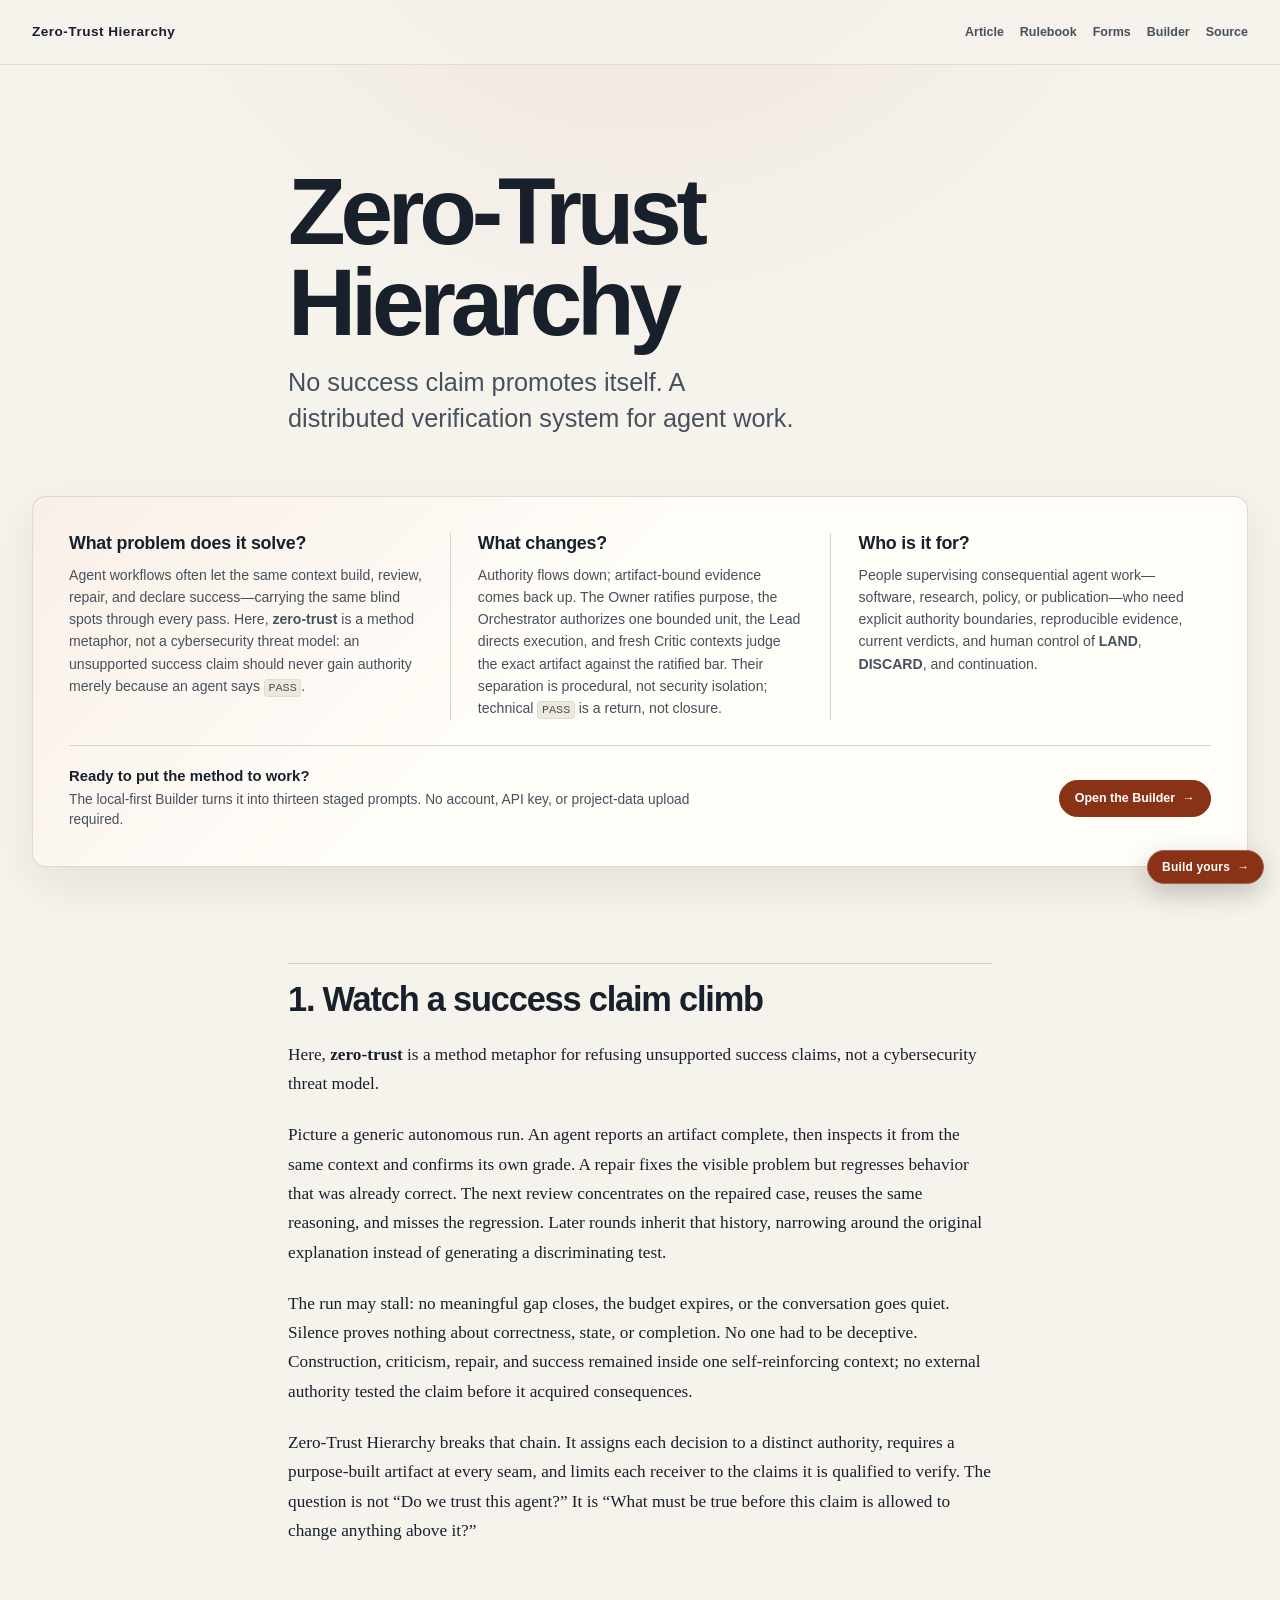
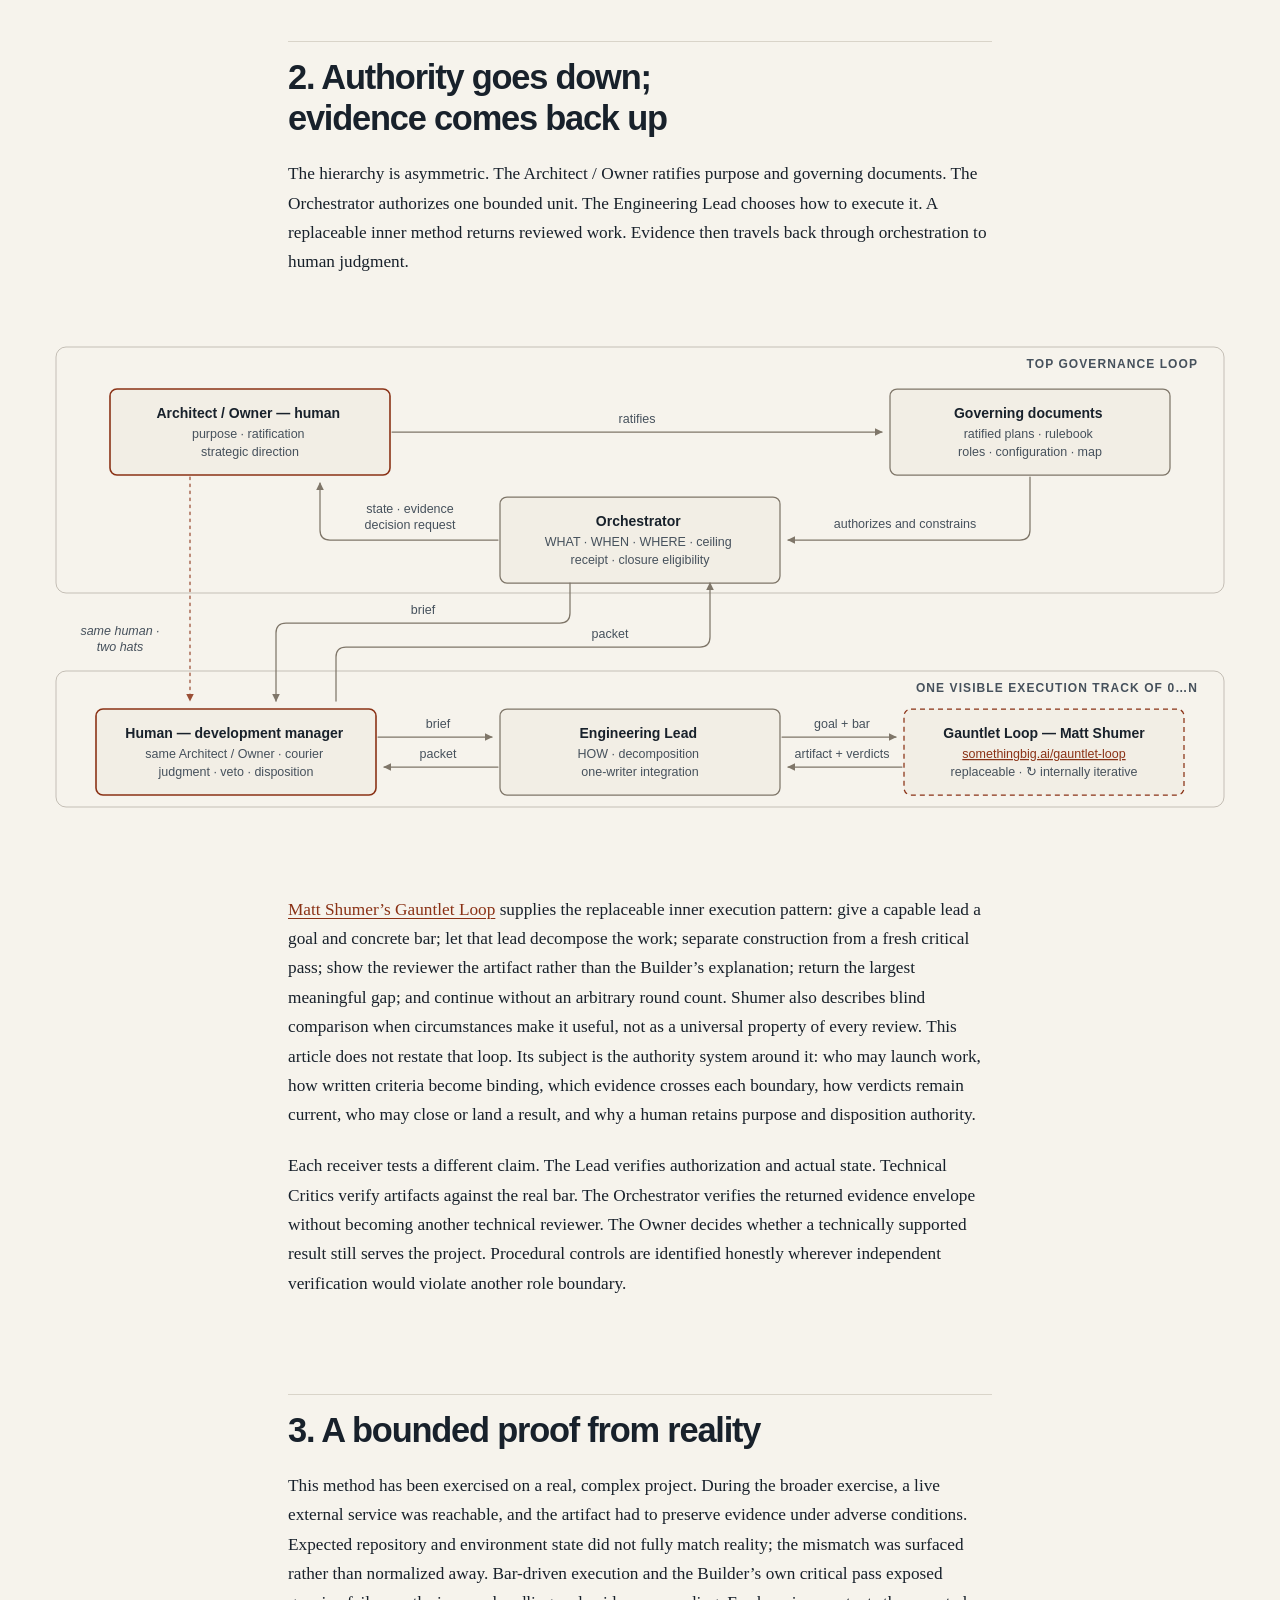
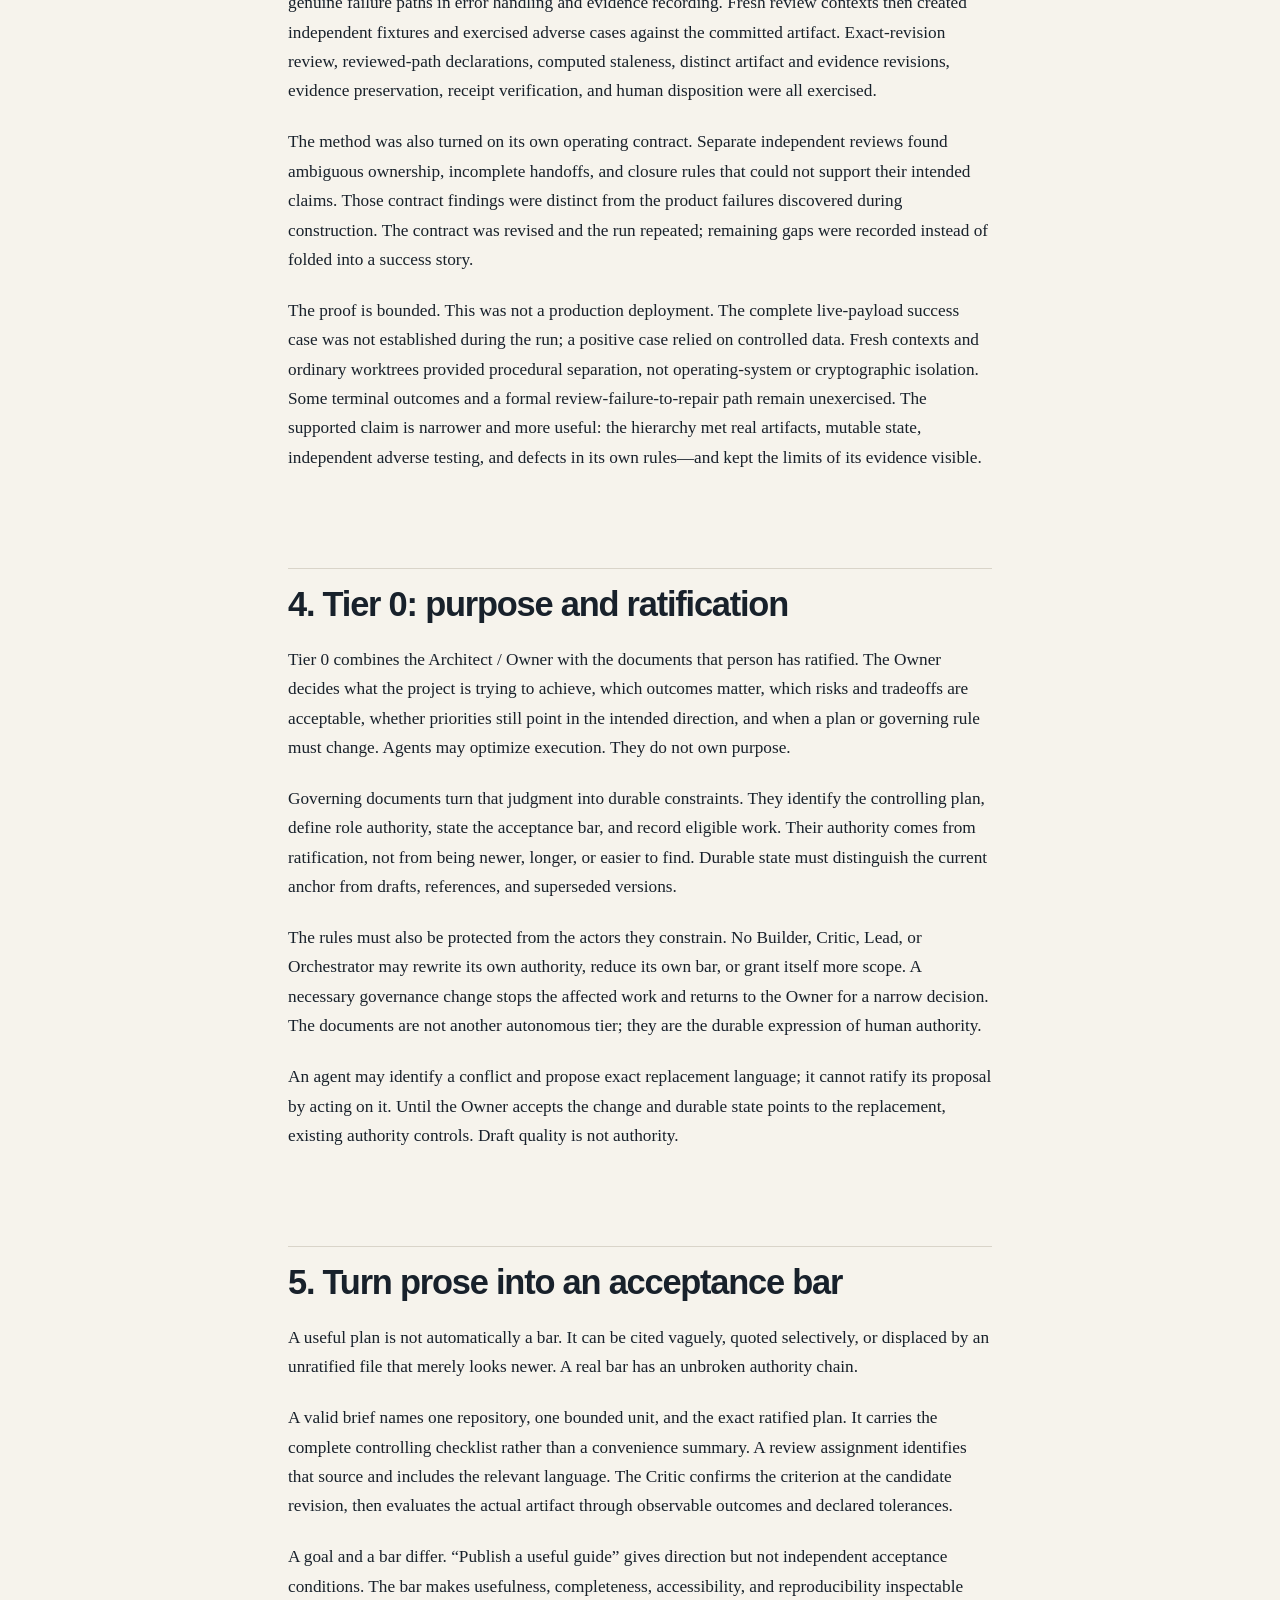
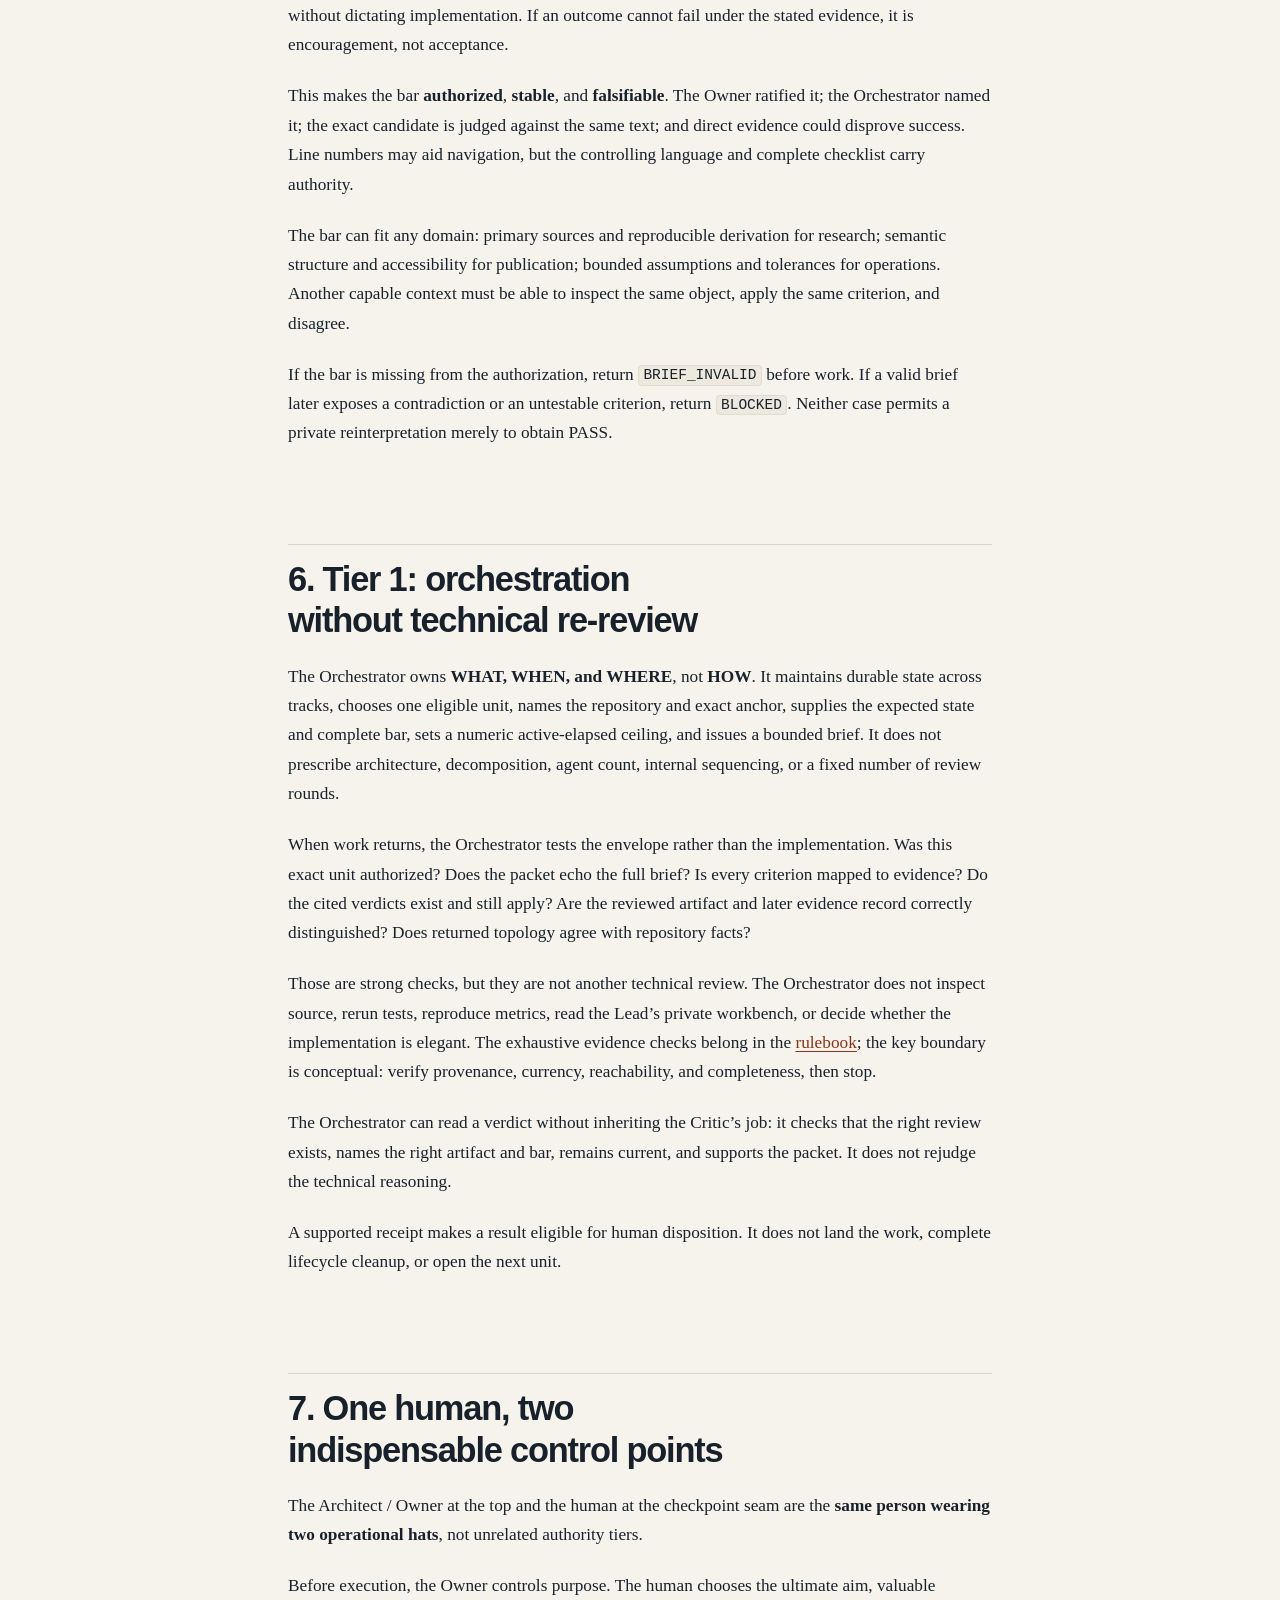
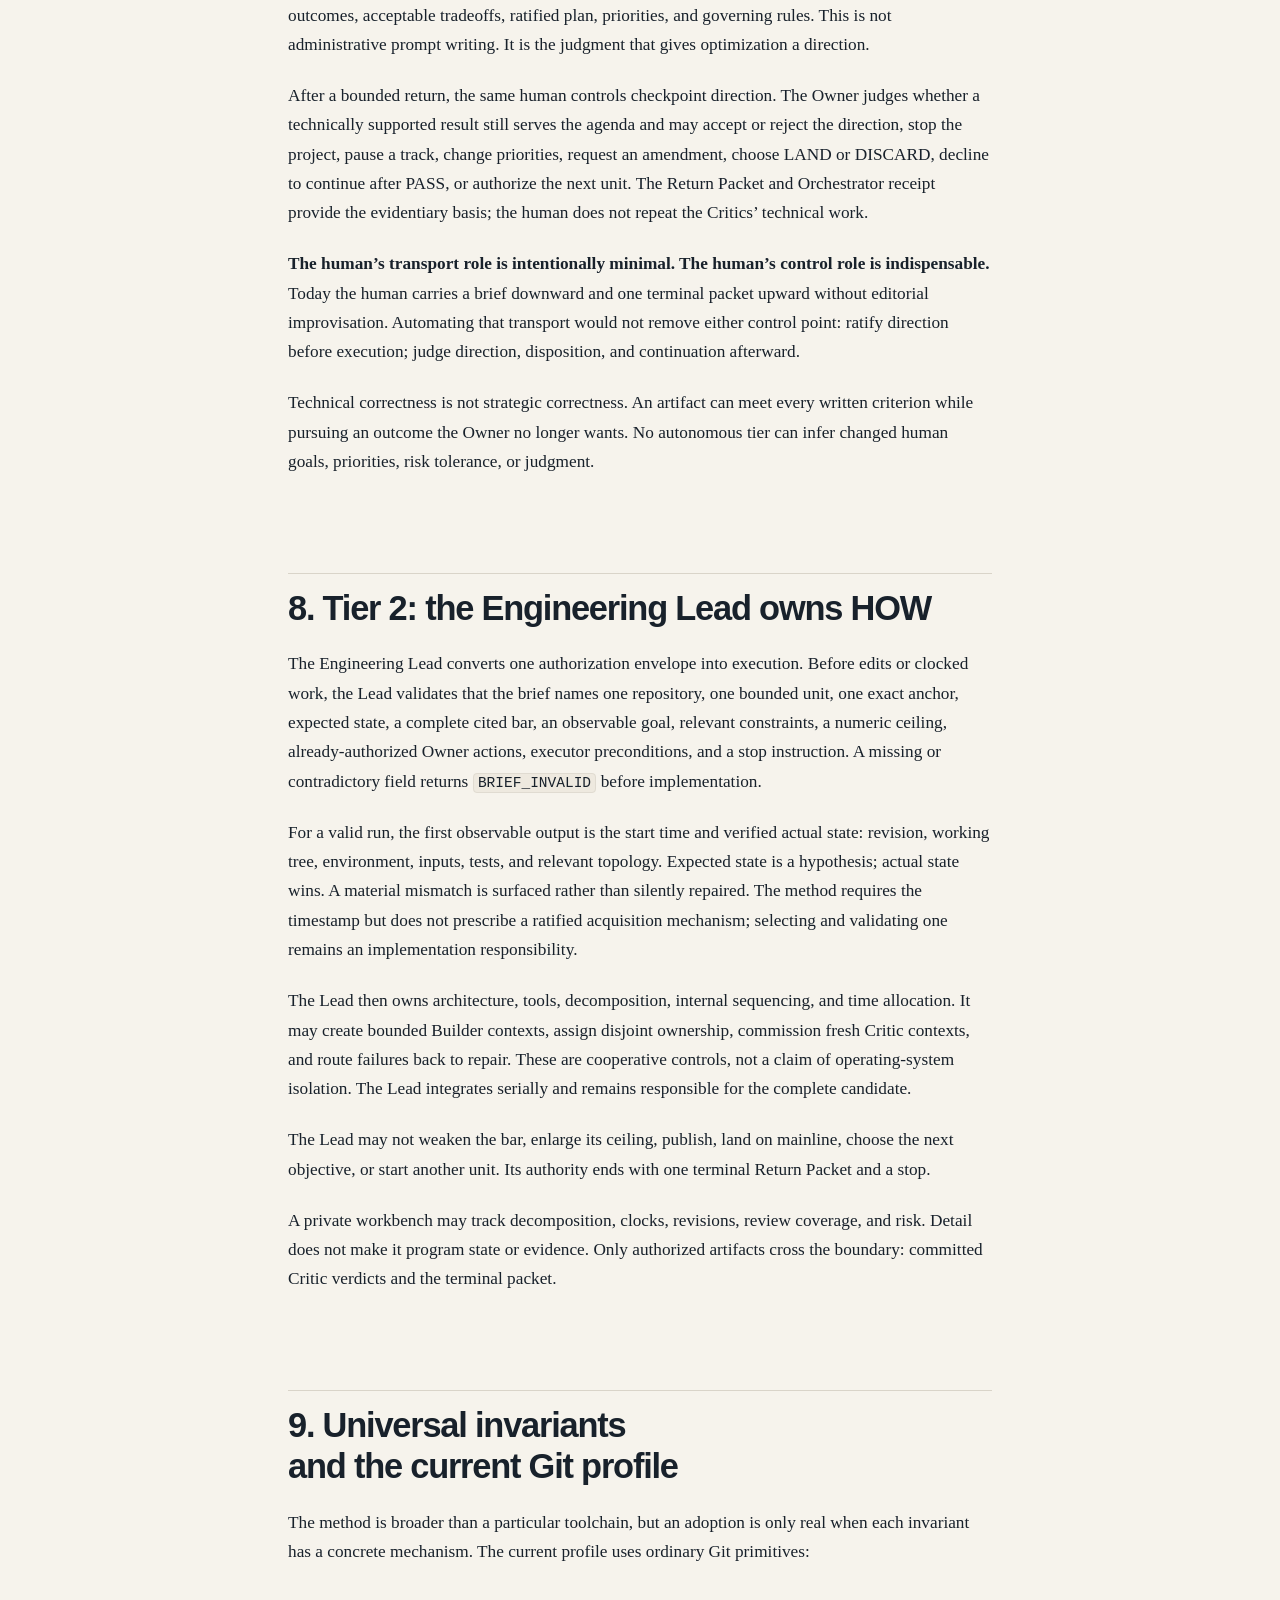
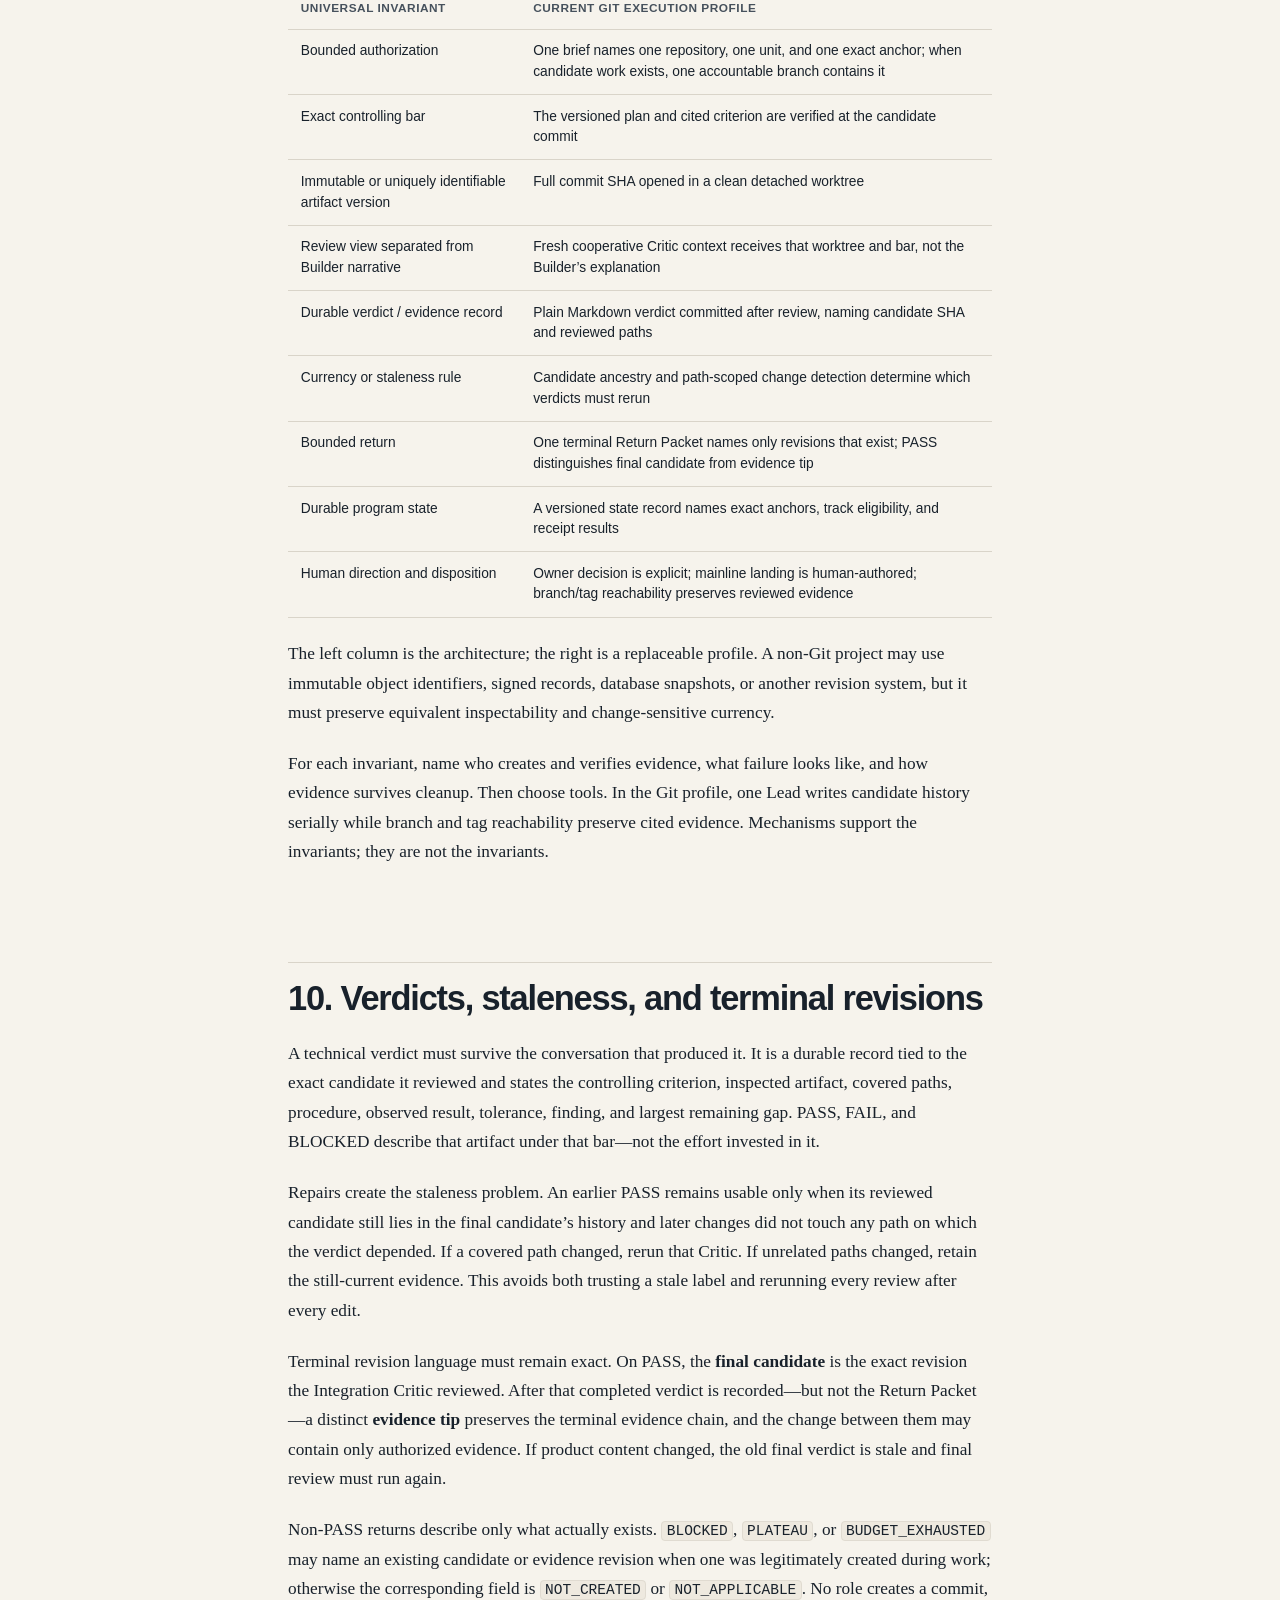
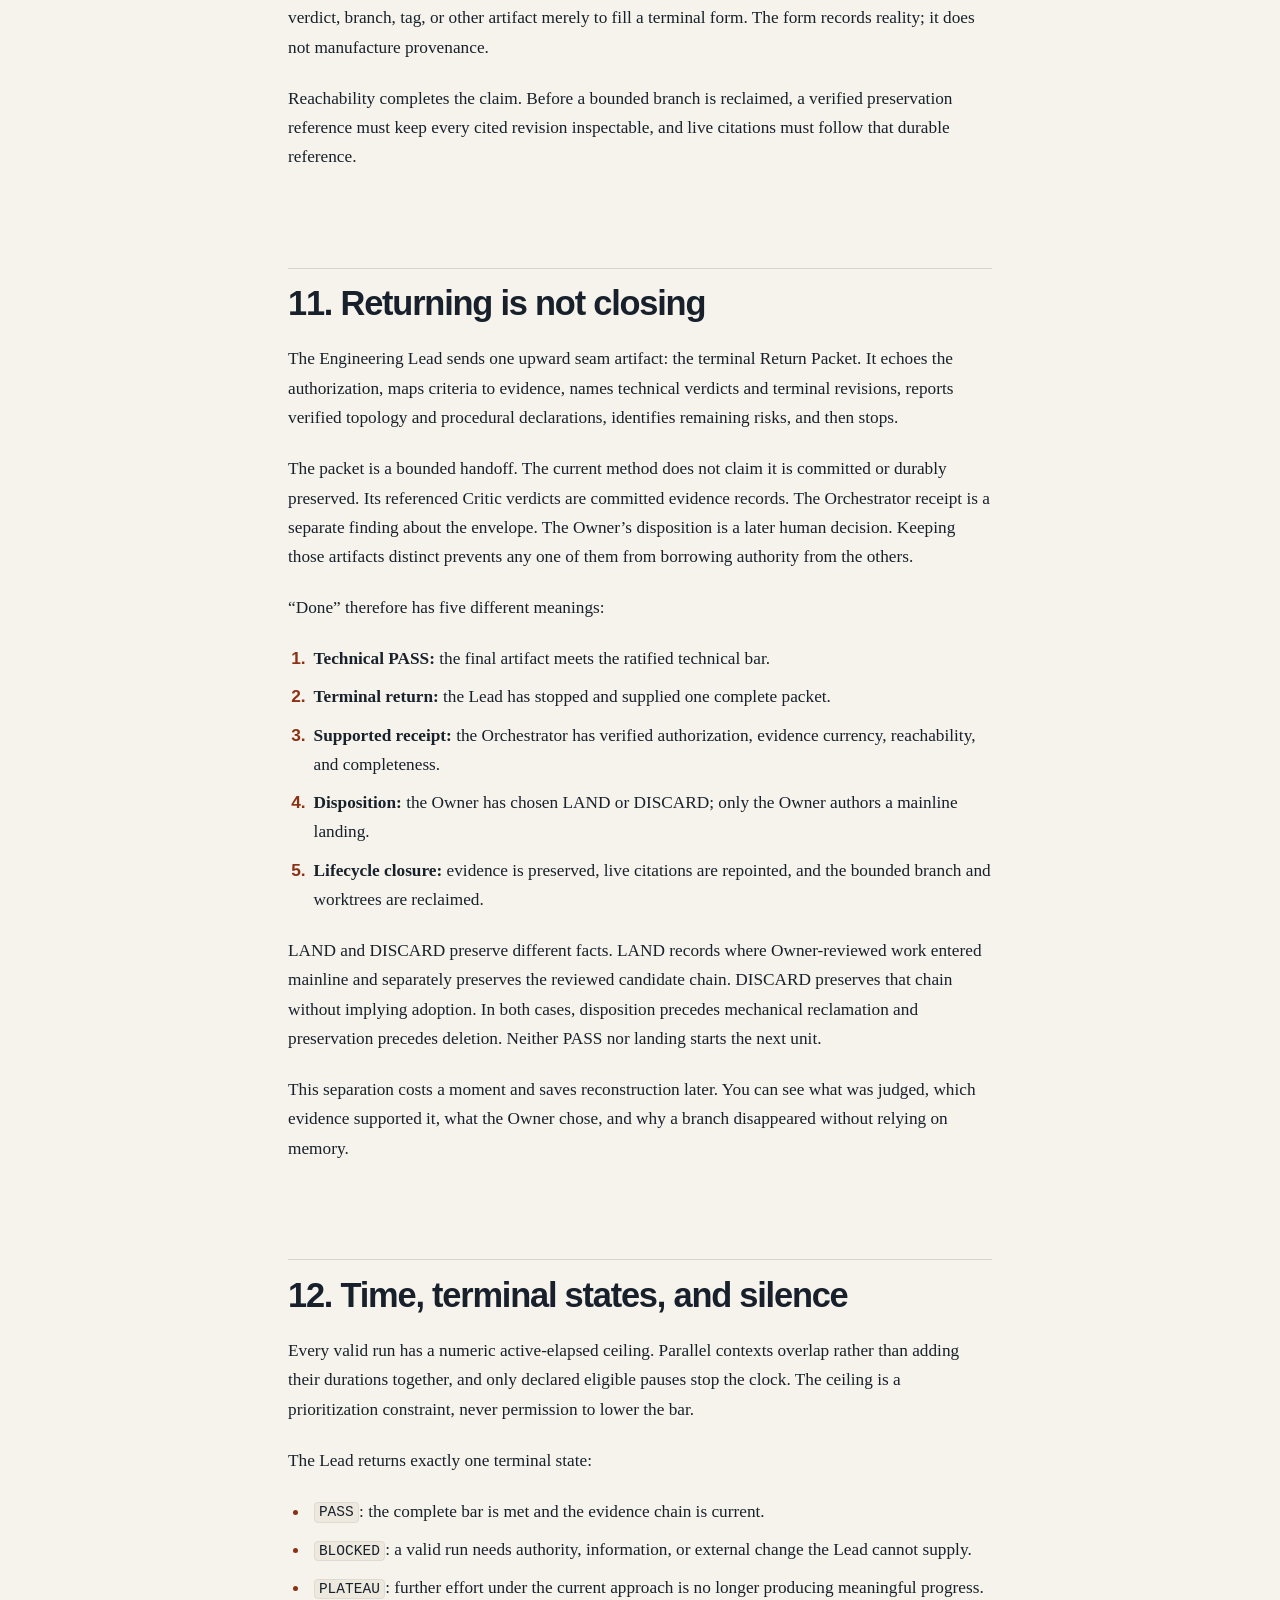
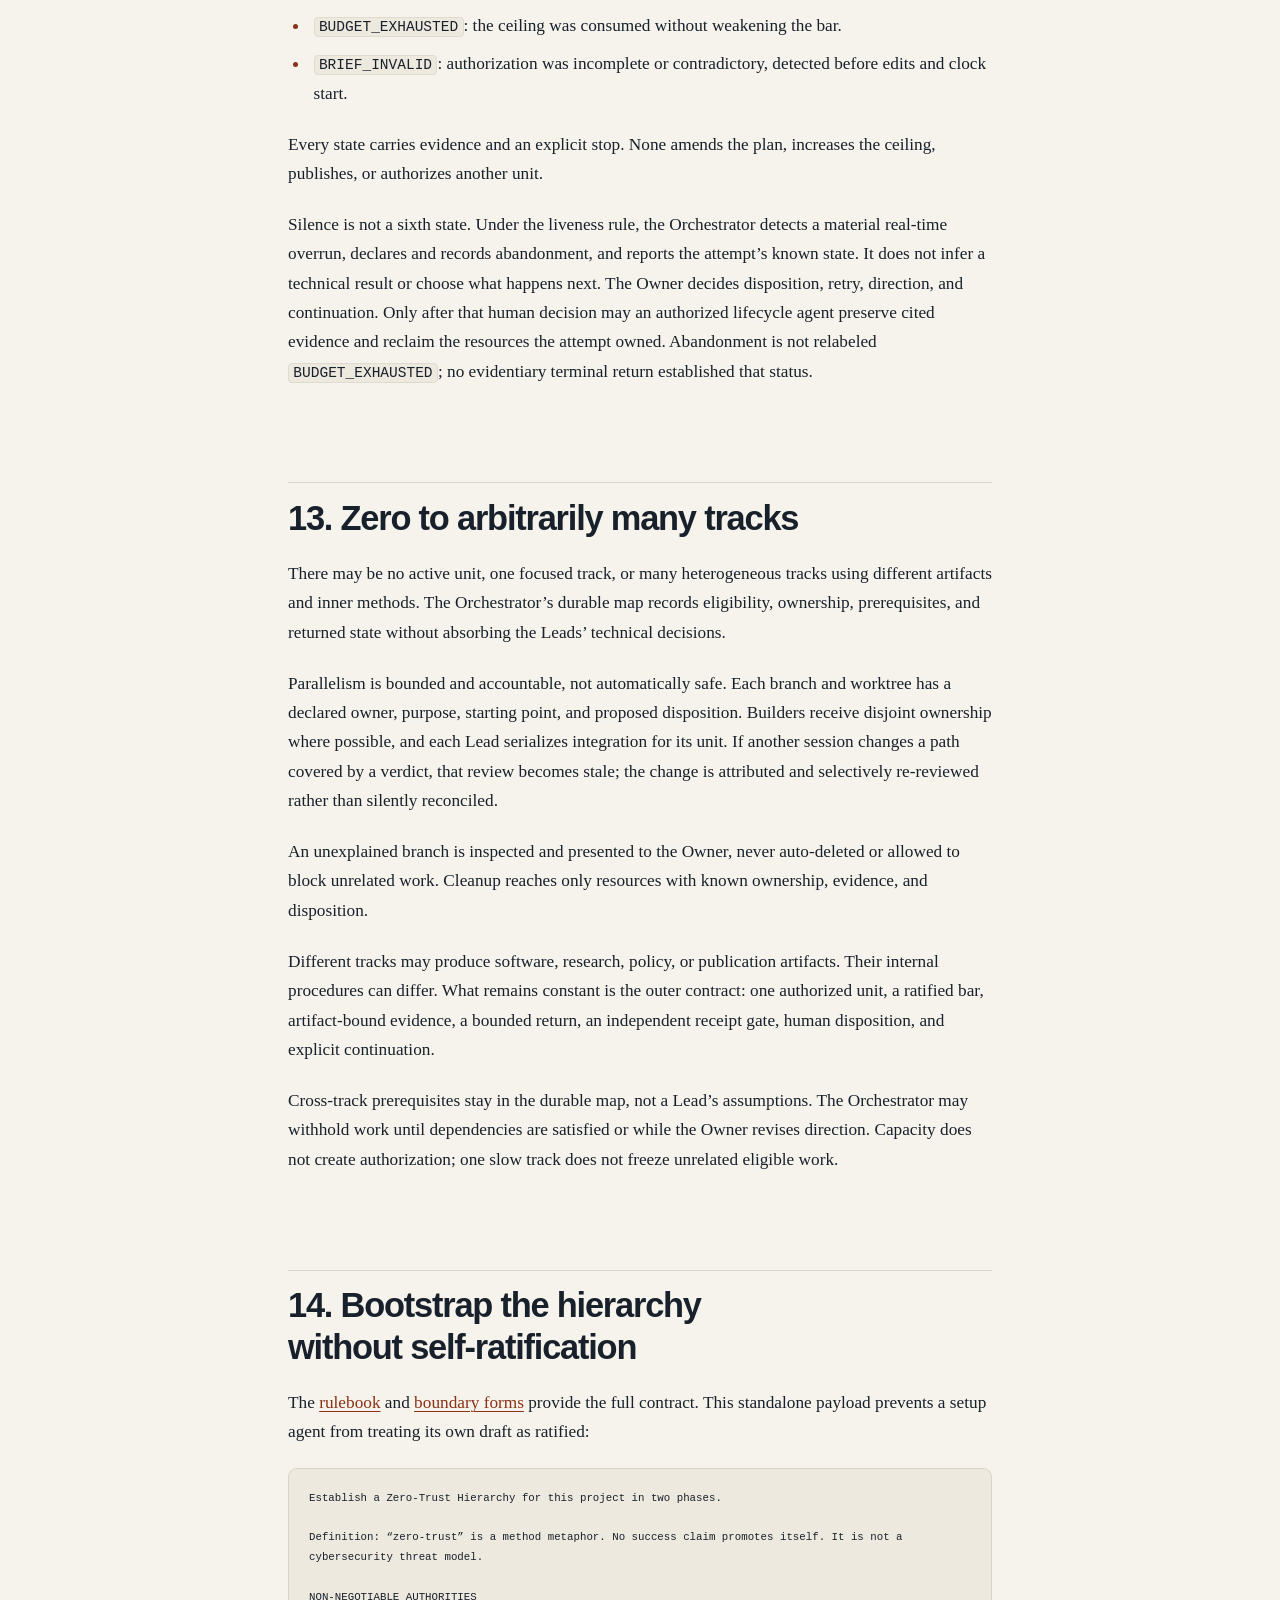
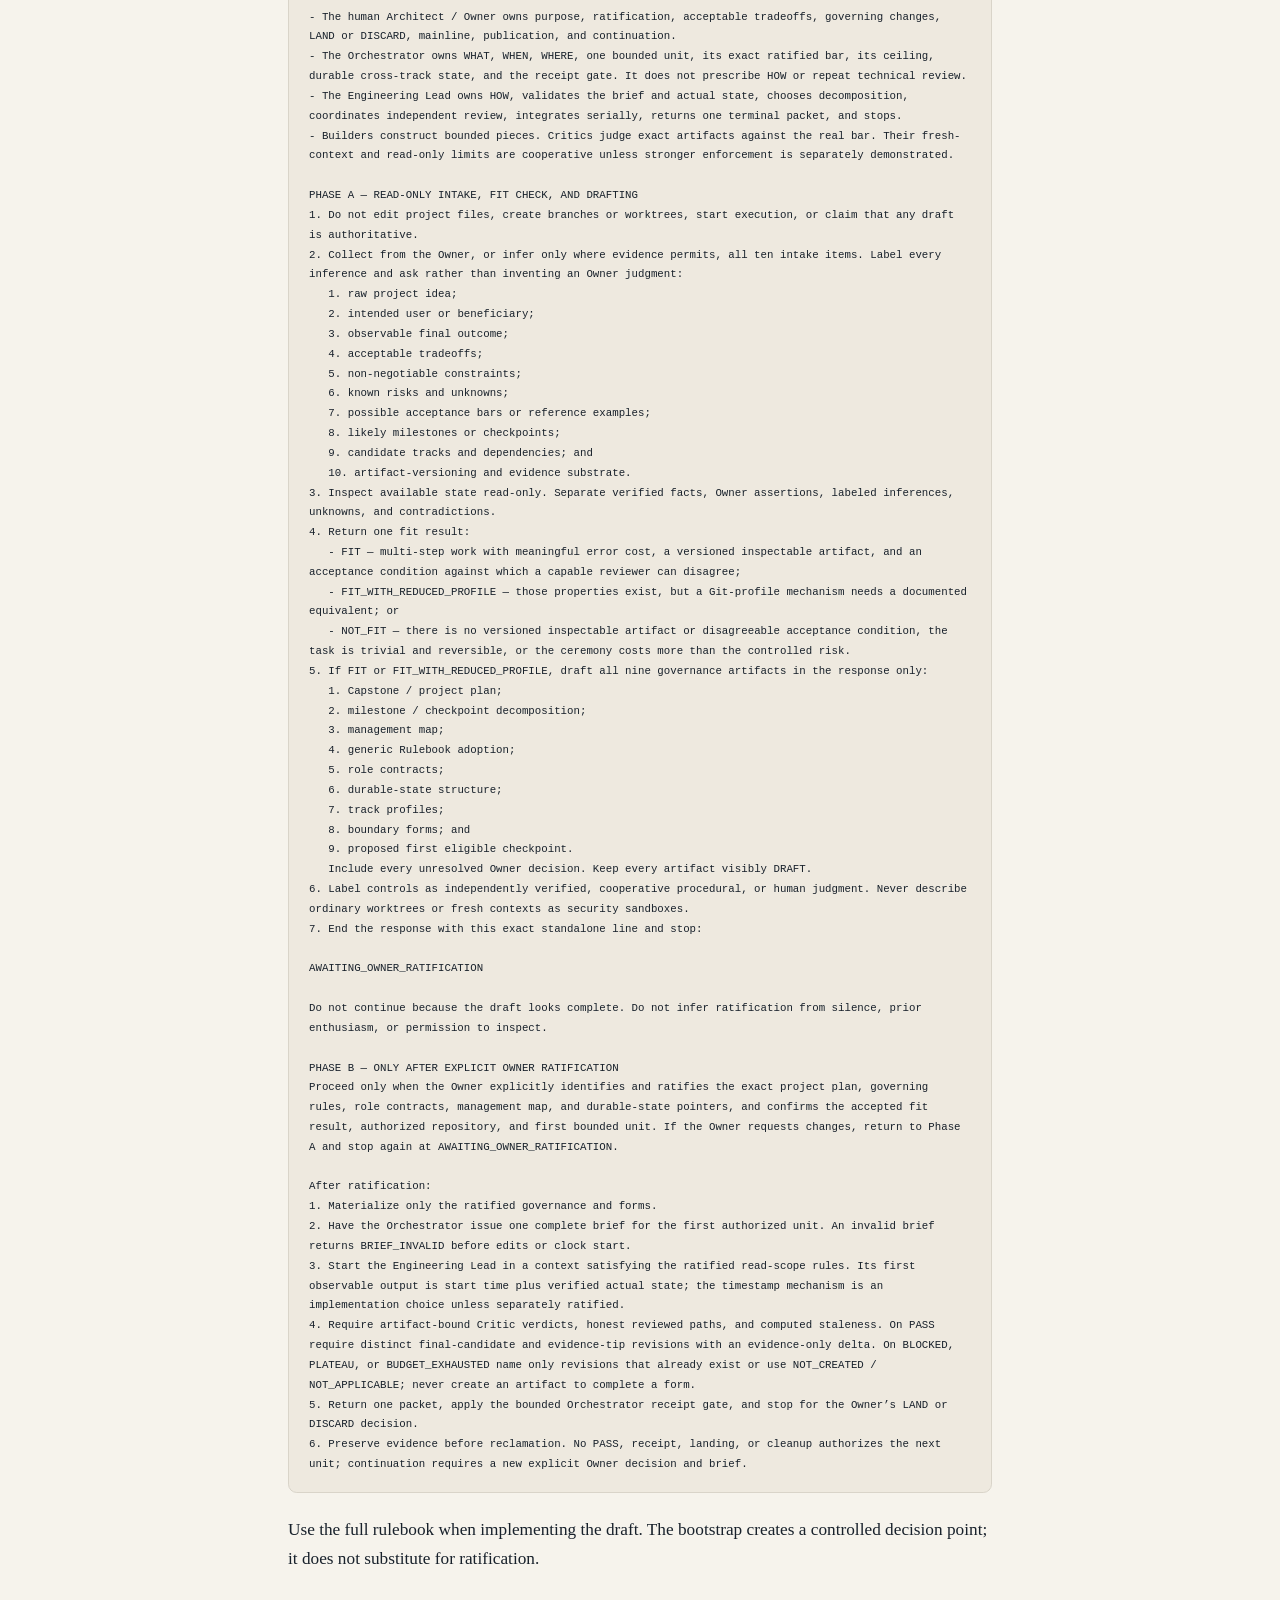
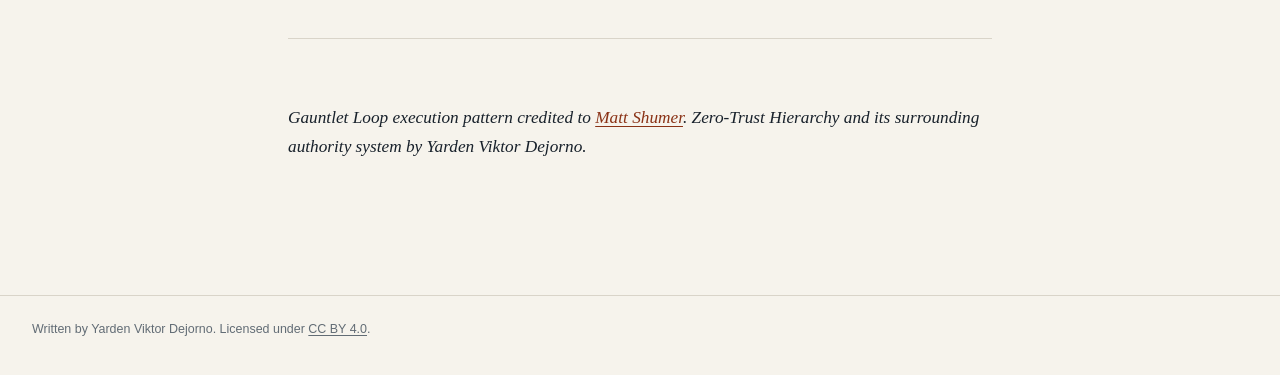
<file: index.html>
<!doctype html>
<html lang="en">
<head>
  <meta charset="utf-8">
  <meta name="viewport" content="width=device-width, initial-scale=1">
  <meta http-equiv="Content-Security-Policy" content="default-src 'none'; style-src 'unsafe-inline'; img-src data:; font-src 'none'; script-src 'none'; connect-src 'none'; object-src 'none'; base-uri 'none'; form-action 'none'">
  <title>Zero-Trust Hierarchy</title>
  <meta name="description" content="No success claim promotes itself. A distributed verification system for agent work.">
  <meta name="author" content="Yarden Viktor Dejorno">
  <meta name="color-scheme" content="light dark">
  <meta property="og:title" content="AI Agents Shouldn’t Approve Their Own Work | Zero-Trust Hierarchy">
  <meta property="og:description" content="No success claim promotes itself. A distributed verification system for agent work.">
  <meta property="og:type" content="article">
  <meta property="og:url" content="https://hrsi56.github.io/Zero-Trust-Hierarchy/">
  <meta property="og:image" content="https://hrsi56.github.io/Zero-Trust-Hierarchy/assets/zero-trust-hierarchy-social.png">
  <meta property="og:image:secure_url" content="https://hrsi56.github.io/Zero-Trust-Hierarchy/assets/zero-trust-hierarchy-social.png">
  <meta property="og:image:type" content="image/png">
  <meta property="og:image:width" content="1200">
  <meta property="og:image:height" content="627">
  <meta property="og:image:alt" content="AI Agents Shouldn’t Approve Their Own Work, illustrated by authority flowing down and evidence flowing back up a hierarchy.">
  <meta name="twitter:image" content="https://hrsi56.github.io/Zero-Trust-Hierarchy/assets/zero-trust-hierarchy-social.png">
  <meta name="twitter:image:alt" content="AI Agents Shouldn’t Approve Their Own Work, illustrated by authority flowing down and evidence flowing back up a hierarchy.">
  <meta name="twitter:card" content="summary_large_image">
  <meta name="twitter:title" content="AI Agents Shouldn’t Approve Their Own Work | Zero-Trust Hierarchy">
  <meta name="twitter:description" content="No success claim promotes itself. A distributed verification system for agent work.">
  <link rel="canonical" href="https://hrsi56.github.io/Zero-Trust-Hierarchy/">
  <link rel="icon" href="data:,">
  <style>
:root {
  color-scheme: light dark;
  --page: #f6f3ec;
  --surface: #fffdf8;
  --surface-raised: #ffffff;
  --ink: #18212b;
  --ink-soft: #46515c;
  --ink-faint: #626c75;
  --accent: #8a3216;
  --accent-soft: #f2dfd5;
  --rule: #d9d4c9;
  --code: #eee9df;
  --focus: #0b6bcb;
  --shadow: 0 1rem 3rem rgb(35 28 19 / 8%);
  --diagram-shadow: 0 .4rem 1.35rem rgb(35 28 19 / 4%);
  --measure: 44rem;
  --wide: 76rem;
  --serif: Charter, "Bitstream Charter", "Iowan Old Style", "Palatino Linotype", Palatino,
    Georgia, serif;
  --sans: Inter, ui-sans-serif, -apple-system, BlinkMacSystemFont, "Segoe UI", sans-serif;
  --mono: ui-monospace, "SFMono-Regular", Consolas, "Liberation Mono", Menlo, monospace;

  /* The committed Mermaid rendering maps its palette to these semantic variables. */
  --diagram-bg: transparent;
  --diagram-panel: #f2eee5;
  --diagram-ink: var(--ink);
  --diagram-muted: var(--ink-soft);
  --diagram-accent: var(--accent);
  --diagram-line: #7f7669;
}

@media (prefers-color-scheme: dark) {
  :root {
    --page: #101516;
    --surface: #171d1f;
    --surface-raised: #1c2325;
    --ink: #f0eee8;
    --ink-soft: #c2c8c8;
    --ink-faint: #9ea8a9;
    --accent: #ffad7a;
    --accent-soft: #422b22;
    --rule: #384143;
    --code: #20282a;
    --focus: #7fc3ff;
    --shadow: 0 1rem 3rem rgb(0 0 0 / 24%);
    --diagram-shadow: 0 .4rem 1.35rem rgb(0 0 0 / 10%);
    --diagram-bg: transparent;
    --diagram-panel: #222b2d;
    --diagram-line: #98a3a4;
  }
}

/* Stable hooks let accessibility tests force either palette without runtime JavaScript. */
html[data-theme="light"] {
  color-scheme: light;
  --page: #f6f3ec;
  --surface: #fffdf8;
  --surface-raised: #ffffff;
  --ink: #18212b;
  --ink-soft: #46515c;
  --ink-faint: #626c75;
  --accent: #8a3216;
  --accent-soft: #f2dfd5;
  --rule: #d9d4c9;
  --code: #eee9df;
  --focus: #0b6bcb;
  --shadow: 0 1rem 3rem rgb(35 28 19 / 8%);
  --diagram-shadow: 0 .4rem 1.35rem rgb(35 28 19 / 4%);
  --diagram-bg: transparent;
  --diagram-ink: var(--ink);
  --diagram-muted: var(--ink-soft);
  --diagram-accent: var(--accent);
  --diagram-panel: #f2eee5;
  --diagram-line: #7f7669;
}

html[data-theme="dark"] {
  color-scheme: dark;
  --page: #101516;
  --surface: #171d1f;
  --surface-raised: #1c2325;
  --ink: #f0eee8;
  --ink-soft: #c2c8c8;
  --ink-faint: #9ea8a9;
  --accent: #ffad7a;
  --accent-soft: #422b22;
  --rule: #384143;
  --code: #20282a;
  --focus: #7fc3ff;
  --shadow: 0 1rem 3rem rgb(0 0 0 / 24%);
  --diagram-shadow: 0 .4rem 1.35rem rgb(0 0 0 / 10%);
  --diagram-bg: transparent;
  --diagram-ink: var(--ink);
  --diagram-muted: var(--ink-soft);
  --diagram-accent: var(--accent);
  --diagram-panel: #222b2d;
  --diagram-line: #98a3a4;
}

*,
*::before,
*::after {
  box-sizing: border-box;
}

html {
  scroll-behavior: smooth;
  -webkit-text-size-adjust: 100%;
}

body {
  margin: 0;
  background: var(--page);
  background:
    radial-gradient(circle at 50% -14rem, color-mix(in srgb, var(--accent) 10%, transparent), transparent 35rem),
    var(--page);
  color: var(--ink);
  font-family: var(--serif);
  font-size: clamp(1rem, .97rem + .16vw, 1.08rem);
  line-height: 1.7;
  text-rendering: optimizeLegibility;
}

a {
  color: var(--accent);
  text-decoration-thickness: .08em;
  text-underline-offset: .17em;
}

a:hover {
  text-decoration-thickness: .14em;
}

a:focus-visible,
button:focus-visible,
[tabindex]:focus-visible {
  border-radius: .15rem;
  outline: .18rem solid var(--focus);
  outline-offset: .2rem;
}

.skip-link {
  position: fixed;
  z-index: 20;
  top: .75rem;
  left: .75rem;
  padding: .55rem .8rem;
  transform: translateY(-180%);
  border-radius: .35rem;
  background: var(--ink);
  color: var(--page);
  font: 700 .85rem/1.2 var(--sans);
}

.skip-link:focus {
  transform: none;
}

.site-header {
  border-bottom: 1px solid color-mix(in srgb, var(--rule) 72%, transparent);
  background: color-mix(in srgb, var(--page) 88%, transparent);
}

.site-header__inner,
.site-footer__inner {
  display: flex;
  width: min(calc(100% - 2rem), var(--wide));
  margin-inline: auto;
  align-items: center;
  justify-content: space-between;
  gap: 1.5rem;
}

.site-header__inner {
  min-height: 4rem;
}

.site-name {
  color: var(--ink);
  font: 750 .85rem/1.2 var(--sans);
  letter-spacing: .035em;
  text-decoration: none;
}

.site-nav {
  display: flex;
  flex-wrap: wrap;
  justify-content: flex-end;
  gap: .4rem 1rem;
  font: 650 .78rem/1.35 var(--sans);
}

.site-nav a {
  color: var(--ink-soft);
  text-decoration: none;
}

.site-nav a:hover {
  color: var(--accent);
  text-decoration: underline;
}

main {
  overflow: clip;
}

.article {
  width: min(calc(100% - 2.25rem), var(--measure));
  margin-inline: auto;
  padding: clamp(3.5rem, 8vw, 6.75rem) 0 clamp(4.5rem, 9vw, 7rem);
}

.article > h1 {
  max-width: 14ch;
  margin: 0 0 1rem;
  font-family: var(--sans);
  font-size: clamp(2.65rem, 8vw, 5.9rem);
  font-weight: 760;
  letter-spacing: -.055em;
  line-height: .96;
  text-wrap: balance;
}

.article > h1 + p {
  max-width: 35rem;
  margin: 0 0 clamp(2.25rem, 5vw, 3.75rem);
  color: var(--ink-soft);
  font-family: var(--sans);
  font-size: clamp(1.18rem, 1.02rem + .78vw, 1.58rem);
  line-height: 1.42;
  text-wrap: balance;
}

.sixty-second {
  width: min(calc(100vw - 2rem), var(--wide));
  margin: 0 0 clamp(3.5rem, 7vw, 5.5rem) 50%;
  padding: clamp(1.4rem, 3vw, 2.25rem);
  transform: translateX(-50%);
  border: 1px solid color-mix(in srgb, var(--rule) 82%, transparent);
  border-radius: .85rem;
  background:
    linear-gradient(135deg, color-mix(in srgb, var(--accent-soft) 48%, transparent), transparent 42%),
    var(--surface);
  box-shadow: var(--shadow);
}

.sixty-second h2 {
  margin: 0 0 1.35rem;
  padding: 0;
  border: 0;
  font-size: clamp(1.45rem, 1.2rem + .85vw, 2rem);
}

.sixty-second__grid {
  display: grid;
  grid-template-columns: repeat(3, minmax(0, 1fr));
  gap: 0;
}

.sixty-second__item {
  padding-inline: clamp(1rem, 2.4vw, 1.7rem);
}

.sixty-second__item:first-child {
  padding-left: 0;
}

.sixty-second__item:last-child {
  padding-right: 0;
}

.sixty-second__item + .sixty-second__item {
  border-left: 1px solid var(--rule);
}

.sixty-second h3 {
  margin: 0 0 .55rem;
  font-size: clamp(1rem, .94rem + .22vw, 1.13rem);
  letter-spacing: -.012em;
}

.sixty-second__item p {
  margin: 0;
  color: var(--ink-soft);
  font: .88rem/1.58 var(--sans);
}

.sixty-second__cta {
  display: flex;
  gap: 1.25rem;
  align-items: center;
  justify-content: space-between;
  margin-top: 1.55rem;
  padding-top: 1.3rem;
  border-top: 1px solid var(--rule);
  font-family: var(--sans);
}

.sixty-second__cta-copy {
  display: grid;
  gap: .15rem;
  max-width: 42rem;
  color: var(--ink-soft);
  font-size: .86rem;
  line-height: 1.45;
}

.sixty-second__cta-copy strong {
  color: var(--ink);
  font-size: .93rem;
}

.sixty-second__button {
  display: inline-flex;
  flex: 0 0 auto;
  gap: .45rem;
  align-items: center;
  padding: .72rem .95rem;
  border: 1px solid var(--accent);
  border-radius: 999px;
  background: var(--accent);
  color: var(--surface-raised);
  font: 750 .78rem/1 var(--sans);
  text-decoration: none;
  white-space: nowrap;
}

.sixty-second__button:hover {
  transform: translateY(-1px);
  text-decoration: none;
}

.article--reference,
.article--form,
.article--forms-index {
  width: min(calc(100% - 2.25rem), 52rem);
  padding-top: clamp(3rem, 6vw, 5rem);
}

.article--reference > h1,
.article--form > h1,
.article--forms-index > h1 {
  max-width: 24ch;
  font-size: clamp(2.15rem, 1.7rem + 2.3vw, 3.8rem);
  line-height: 1.03;
}

.article--reference > h1 + p,
.article--form > h1 + p,
.article--forms-index > h1 + p {
  max-width: 44rem;
  margin-bottom: clamp(2.5rem, 5vw, 4rem);
  font-size: clamp(1.05rem, 1rem + .3vw, 1.2rem);
  line-height: 1.55;
}

.form-index {
  display: grid;
  gap: .7rem;
  padding: 0;
  list-style: none;
  counter-reset: form;
}

.form-index li {
  counter-increment: form;
  display: grid;
  grid-template-columns: 2.25rem minmax(0, 1fr);
  gap: .8rem;
  align-items: baseline;
  margin: 0;
  padding: .9rem 0;
  border-bottom: 1px solid var(--rule);
  font-family: var(--sans);
}

.form-index li::before {
  content: counter(form, decimal-leading-zero);
  color: var(--ink-faint);
  font: 700 .74rem/1 var(--mono);
  letter-spacing: .04em;
}

h2,
h3,
h4 {
  color: var(--ink);
  font-family: var(--sans);
  line-height: 1.2;
  text-wrap: balance;
}

h2 {
  margin: clamp(3.8rem, 8vw, 6rem) 0 1.25rem;
  padding-top: .9rem;
  border-top: 1px solid var(--rule);
  font-size: clamp(1.65rem, 1.35rem + 1vw, 2.25rem);
  letter-spacing: -.035em;
}

h3 {
  margin: 2.8rem 0 .8rem;
  font-size: clamp(1.2rem, 1.1rem + .35vw, 1.45rem);
  letter-spacing: -.018em;
}

h4 {
  margin: 2rem 0 .65rem;
  font-size: 1rem;
  letter-spacing: .015em;
}

p,
ul,
ol,
blockquote,
pre,
table {
  margin-top: 0;
  margin-bottom: 1.35rem;
}

strong {
  font-weight: 700;
}

ul,
ol {
  padding-left: 1.4rem;
}

li {
  padding-left: .2rem;
}

li + li {
  margin-top: .55rem;
}

li::marker {
  color: var(--accent);
  font-family: var(--sans);
  font-weight: 750;
}

blockquote {
  margin-inline: 0;
  padding: .15rem 0 .15rem 1.25rem;
  border-left: .2rem solid var(--accent);
  color: var(--ink-soft);
  font-size: 1.06em;
}

blockquote > :last-child {
  margin-bottom: 0;
}

code,
pre,
kbd {
  font-family: var(--mono);
}

code {
  padding: .08em .3em;
  border: 1px solid color-mix(in srgb, var(--rule) 65%, transparent);
  border-radius: .25rem;
  background: var(--code);
  font-size: .84em;
  overflow-wrap: anywhere;
}

pre {
  max-width: 100%;
  padding: 1.15rem 1.25rem;
  overflow-x: auto;
  border: 1px solid var(--rule);
  border-radius: .55rem;
  background: var(--code);
  font-size: .8rem;
  line-height: 1.55;
  tab-size: 2;
  white-space: pre-wrap;
  overflow-wrap: anywhere;
}

pre code {
  padding: 0;
  border: 0;
  background: transparent;
  overflow-wrap: anywhere;
  white-space: inherit;
}

table {
  display: block;
  width: 100%;
  overflow-x: auto;
  border-collapse: collapse;
  font-family: var(--sans);
  font-size: .86rem;
  line-height: 1.5;
}

th,
td {
  min-width: 9rem;
  padding: .72rem .8rem;
  border-bottom: 1px solid var(--rule);
  text-align: left;
  vertical-align: top;
}

th {
  color: var(--ink-soft);
  font-size: .74rem;
  letter-spacing: .045em;
  text-transform: uppercase;
}

hr {
  margin: 4rem 0;
  border: 0;
  border-top: 1px solid var(--rule);
}

.hierarchy-diagram {
  width: min(calc(100vw - 2rem), var(--wide));
  margin: clamp(2.5rem, 6vw, 4rem) 0 clamp(3.5rem, 7vw, 5.25rem) 50%;
  transform: translateX(-50%);
}

.diagram-navigation {
  display: flex;
  flex-wrap: wrap;
  gap: .4rem;
  align-items: center;
  justify-content: center;
  margin: 0 0 .65rem;
  font: 650 .72rem/1.25 var(--sans);
}

.diagram-navigation a {
  padding: .35rem .6rem;
  border: 1px solid color-mix(in srgb, var(--rule) 72%, transparent);
  border-radius: 999px;
  background: var(--surface);
  color: var(--ink-soft);
  text-decoration: none;
}

.diagram-navigation a:hover {
  border-color: var(--accent);
  color: var(--accent);
}

.diagram-navigation a:focus-visible {
  outline: .18rem solid var(--focus);
  outline-offset: .15rem;
}

/* The figure never scrolls. It carries two authored layouts of the same diagram and shows
   the one the viewport can hold at legible text sizes: the landscape drawing only while it
   can stay near its native size, the portrait column everywhere below that. */
.diagram-layout {
  margin-inline: auto;
}

.diagram-layout svg {
  display: block;
  width: 100%;
  height: auto;
}

.diagram-layout--wide {
  display: none;
  max-width: var(--diagram-native-width, 73.75rem);
}

.diagram-layout--stacked {
  max-width: 26rem;
}

@media (min-width: 72rem) {
  .diagram-layout--wide {
    display: block;
  }

  .diagram-layout--stacked {
    display: none;
  }
}

.hierarchy-diagram figcaption {
  width: min(100%, var(--measure));
  margin: .8rem auto 0;
  color: var(--ink-faint);
  font: .78rem/1.5 var(--sans);
  text-align: center;
}

.site-footer {
  border-top: 1px solid var(--rule);
  color: var(--ink-faint);
  font: .78rem/1.55 var(--sans);
}

.site-footer__inner {
  align-items: flex-start;
  padding-block: 1.5rem 2.25rem;
}

.site-footer p {
  max-width: 46rem;
  margin: 0;
}

.site-footer a {
  color: inherit;
}

.builder-cta {
  position: fixed;
  z-index: 10;
  right: max(1rem, env(safe-area-inset-right));
  bottom: max(1rem, env(safe-area-inset-bottom));
  display: inline-flex;
  gap: .45rem;
  align-items: center;
  padding: .62rem .85rem;
  border: 1px solid color-mix(in srgb, var(--accent) 68%, var(--rule));
  border-radius: 999px;
  background: var(--accent);
  box-shadow: 0 .55rem 1.6rem rgb(20 14 10 / 20%);
  color: var(--surface-raised);
  font: 750 .75rem/1 var(--sans);
  letter-spacing: .015em;
  text-decoration: none;
}

.builder-cta:hover {
  transform: translateY(-1px);
  text-decoration: none;
}

/* The 60-second section carries its own Builder CTA in the same bottom-right
   corner as the floating pill, so the pill yields while that section is on
   screen. The name is declared on the section but read by the pill, which sits
   outside <main>, so `timeline-scope` hoists it to a common ancestor. This is a
   progressive enhancement: where scroll-driven timelines are unsupported the
   pill simply stays visible. Visibility keeps the hidden pill out of the tab
   order rather than leaving an invisible link focusable. */
@supports (animation-timeline: view()) and (timeline-scope: --sixty-second) {
  :root {
    timeline-scope: --sixty-second;
  }

  .sixty-second {
    view-timeline-name: --sixty-second;
  }

  .builder-cta {
    animation-name: builder-cta-yield;
    animation-fill-mode: both;
    animation-timing-function: linear;
    animation-timeline: --sixty-second;
  }

  @keyframes builder-cta-yield {
    0% {
      opacity: 1;
      visibility: visible;
    }

    6%,
    94% {
      opacity: 0;
      visibility: hidden;
    }

    100% {
      opacity: 1;
      visibility: visible;
    }
  }
}

@media (max-width: 42rem) {
  .site-header__inner,
  .site-footer__inner {
    align-items: flex-start;
    flex-direction: column;
    gap: .7rem;
    padding-block: .85rem;
  }

  .site-nav {
    justify-content: flex-start;
  }

  .article {
    width: min(calc(100% - 1.5rem), var(--measure));
    padding-top: 3.2rem;
  }

  .article--reference,
  .article--form,
  .article--forms-index {
    width: min(calc(100% - 1.5rem), 52rem);
  }

  .article > h1 {
    max-width: 11ch;
  }

  .sixty-second {
    width: calc(100vw - 1rem);
    padding: 1.15rem;
  }

  .sixty-second__grid {
    grid-template-columns: 1fr;
  }

  .sixty-second__item {
    padding: 1rem 0;
  }

  .sixty-second__item:first-child {
    padding-top: 0;
  }

  .sixty-second__item:last-child {
    padding-bottom: 0;
  }

  .sixty-second__item + .sixty-second__item {
    border-top: 1px solid var(--rule);
    border-left: 0;
  }

  .sixty-second__cta {
    align-items: stretch;
    flex-direction: column;
  }

  .sixty-second__button {
    justify-content: center;
    white-space: normal;
  }

  .article--reference > h1,
  .article--form > h1,
  .article--forms-index > h1 {
    max-width: 22ch;
    font-size: clamp(2rem, 9vw, 3rem);
  }

  .hierarchy-diagram {
    width: calc(100vw - .75rem);
  }

  .diagram-navigation {
    gap: .3rem;
    padding-inline: .25rem;
  }

  .diagram-navigation a {
    flex: 1 1 8rem;
    padding-inline: .45rem;
    text-align: center;
  }

  .hierarchy-diagram figcaption {
    padding-inline: .75rem;
  }

  .builder-cta {
    right: max(.65rem, env(safe-area-inset-right));
    bottom: max(.65rem, env(safe-area-inset-bottom));
    padding: .58rem .75rem;
  }
}

@media (prefers-reduced-motion: reduce) {
  html {
    scroll-behavior: auto;
  }
}

@media print {
  :root,
  html[data-theme="light"],
  html[data-theme="dark"] {
    color-scheme: light;
    --page: #ffffff;
    --surface: #ffffff;
    --surface-raised: #ffffff;
    --ink: #000000;
    --ink-soft: #222222;
    --ink-faint: #444444;
    --accent: #5f210d;
    --rule: #bbbbbb;
    --code: #f4f4f4;
    --shadow: none;
    --diagram-shadow: none;
    --diagram-bg: transparent;
    --diagram-panel: #f2f2f2;
    --diagram-ink: #000000;
    --diagram-muted: #222222;
    --diagram-accent: #5f210d;
    --diagram-line: #555555;
  }

  body {
    background: #ffffff;
  }

  .site-header,
  .skip-link,
  .diagram-navigation,
  .builder-cta {
    display: none;
  }

  .article {
    width: 100%;
    padding: 0;
  }

  .hierarchy-diagram {
    width: 100%;
    margin-inline: 0;
    transform: none;
    break-inside: avoid;
  }

  /* Paper is wide enough for the landscape drawing and never long enough for the column. */
  .diagram-layout--wide {
    display: block;
    max-width: 100%;
  }

  .diagram-layout--stacked {
    display: none;
  }

  a {
    color: inherit;
  }
}
  </style>
</head>
<body>
  <a class="skip-link" href="#main-content">Skip to the main content</a>
  <header class="site-header">
    <div class="site-header__inner">
      <a class="site-name" href="index.html">Zero-Trust Hierarchy</a>
      <nav class="site-nav" aria-label="Publication">
        <a href="index.html" aria-current="page">Article</a>
        <a href="RULEBOOK.html">Rulebook</a>
        <a href="forms/index.html">Forms</a>
        <a href="builder/index.html">Builder</a>
        <a rel="external noopener noreferrer" href="https://github.com/hrsi56/Zero-Trust-Hierarchy">Source</a>
      </nav>
    </div>
  </header>
  <main id="main-content">
    <article class="article article--article">
<h1 id="zero-trust-hierarchy">Zero-Trust Hierarchy</h1>
<p>No success claim promotes itself. A distributed verification system for agent work.</p>
<section class="sixty-second" aria-labelledby="sixty-second-title">
  <div class="sixty-second__grid">
    <div class="sixty-second__item">
      <h3>What problem does it solve?</h3>
      <p>Agent workflows often let the same context build, review, repair, and declare success—carrying the same blind spots through every pass. Here, <strong>zero-trust</strong> is a method metaphor, not a cybersecurity threat model: an unsupported success claim should never gain authority merely because an agent says <code>PASS</code>.</p>
    </div>
    <div class="sixty-second__item">
      <h3>What changes?</h3>
      <p>Authority flows down; artifact-bound evidence comes back up. The Owner ratifies purpose, the Orchestrator authorizes one bounded unit, the Lead directs execution, and fresh Critic contexts judge the exact artifact against the ratified bar. Their separation is procedural, not security isolation; technical <code>PASS</code> is a return, not closure.</p>
    </div>
    <div class="sixty-second__item">
      <h3>Who is it for?</h3>
      <p>People supervising consequential agent work—software, research, policy, or publication—who need explicit authority boundaries, reproducible evidence, current verdicts, and human control of <strong>LAND</strong>, <strong>DISCARD</strong>, and continuation.</p>
    </div>
  </div>
  <div class="sixty-second__cta">
    <div class="sixty-second__cta-copy">
      <strong>Ready to put the method to work?</strong>
      <span>The local-first Builder turns it into thirteen staged prompts. No account, API key, or project-data upload required.</span>
    </div>
    <a class="sixty-second__button" href="builder/index.html">Open the Builder <span aria-hidden="true">→</span></a>
  </div>
</section>

<h2 id="1-watch-a-success-claim-climb">1. Watch a success claim climb</h2>
<p>Here, <strong>zero-trust</strong> is a method metaphor for refusing unsupported success claims, not a cybersecurity threat model.</p>
<p>Picture a generic autonomous run. An agent reports an artifact complete, then inspects it from the same context and confirms its own grade. A repair fixes the visible problem but regresses behavior that was already correct. The next review concentrates on the repaired case, reuses the same reasoning, and misses the regression. Later rounds inherit that history, narrowing around the original explanation instead of generating a discriminating test.</p>
<p>The run may stall: no meaningful gap closes, the budget expires, or the conversation goes quiet. Silence proves nothing about correctness, state, or completion. No one had to be deceptive. Construction, criticism, repair, and success remained inside one self-reinforcing context; no external authority tested the claim before it acquired consequences.</p>
<p>Zero-Trust Hierarchy breaks that chain. It assigns each decision to a distinct authority, requires a purpose-built artifact at every seam, and limits each receiver to the claims it is qualified to verify. The question is not “Do we trust this agent?” It is “What must be true before this claim is allowed to change anything above it?”</p>
<h2 id="2-authority-goes-down-evidence-comes-back-up">2. Authority goes down; evidence comes back up</h2>
<p>The hierarchy is asymmetric. The Architect / Owner ratifies purpose and governing documents. The Orchestrator authorizes one bounded unit. The Engineering Lead chooses how to execute it. A replaceable inner method returns reviewed work. Evidence then travels back through orchestration to human judgment.</p>
<figure class="hierarchy-diagram" style="--diagram-native-width: 1180px">
  <div class="diagram-layout diagram-layout--wide">
<svg xmlns="http://www.w3.org/2000/svg" id="ztx-diagram" viewBox="0 0 1180 470"
     width="100%" role="group" aria-labelledby="ztx-title" aria-describedby="ztx-desc"
     style="background-color: transparent;">
<title id="ztx-title">Zero-Trust Hierarchy authority and evidence flow</title>
<desc id="ztx-desc">The Architect / Owner ratifies governing documents, the documents authorize and constrain the Orchestrator, and the Orchestrator returns state, evidence, and decision requests to the Owner. The same human appears again at the checkpoint seam, where a brief travels down to one visible execution track of zero to many, and a packet travels back up. Inside the track the human exchanges brief and packet with the Engineering Lead, which exchanges goal plus bar for artifact plus verdicts with a replaceable, internally iterative Gauntlet Loop credited to Matt Shumer.</desc>

<style>
  #ztx-diagram {
    font-family: Inter, ui-sans-serif, -apple-system, BlinkMacSystemFont, "Segoe UI", sans-serif;
  }
  #ztx-diagram text { font-size: 12.5px; }
  #ztx-diagram .band {
    fill: none;
    stroke: var(--diagram-line, #7f7669);
    stroke-width: 1px;
    opacity: .42;
  }
  #ztx-diagram .band-label {
    fill: var(--diagram-muted, #46515c);
    font-size: 12px;
    font-weight: 600;
    letter-spacing: .09em;
    text-transform: uppercase;
  }
  #ztx-diagram .node > rect {
    fill: var(--diagram-panel, #f2eee5);
    stroke: var(--diagram-line, #7f7669);
    stroke-width: 1.25px;
  }
  #ztx-diagram .node--human > rect {
    stroke: var(--diagram-accent, #8a3216);
    stroke-width: 1.6px;
  }
  #ztx-diagram .node--swappable > rect {
    stroke: var(--diagram-accent, #8a3216);
    stroke-dasharray: 5 4;
  }
  #ztx-diagram .n-title {
    fill: var(--diagram-ink, #18212b);
    font-size: 14px;
    font-weight: 650;
  }
  #ztx-diagram .n-detail {
    fill: var(--diagram-muted, #46515c);
    font-size: 12.5px;
  }
  #ztx-diagram .flow {
    fill: none;
    stroke: var(--diagram-line, #7f7669);
    stroke-width: 1.25px;
    stroke-linecap: round;
    stroke-linejoin: round;
  }
  #ztx-diagram .flow--same {
    stroke: var(--diagram-accent, #8a3216);
    stroke-dasharray: 2.5 4.5;
    opacity: .85;
  }
  #ztx-diagram .e-label {
    fill: var(--diagram-muted, #46515c);
    font-size: 12.5px;
  }
  #ztx-diagram .e-label--note { font-style: italic; }
  #ztx-diagram .n-link {
    fill: var(--diagram-accent, #8a3216);
    font-size: 12.5px;
    text-decoration: underline;
    text-underline-offset: 2px;
  }
  #ztx-diagram a:hover .n-link { text-decoration-thickness: 2px; }
</style>

<defs>
  <marker id="ztx-arrow" viewBox="0 0 10 10" refX="9.2" refY="5"
          markerWidth="6.5" markerHeight="6.5" orient="auto-start-reverse">
    <path d="M0 0 L10 5 L0 10 Z" fill="var(--diagram-line, #7f7669)"/>
  </marker>
  <marker id="ztx-arrow-accent" viewBox="0 0 10 10" refX="9.2" refY="5"
          markerWidth="6" markerHeight="6" orient="auto-start-reverse">
    <path d="M0 0 L10 5 L0 10 Z" fill="var(--diagram-accent, #8a3216)"/>
  </marker>
</defs>

<!-- ========================= Band A — the governance loop ========================= -->
<rect class="band" x="6" y="6" width="1168" height="246" rx="10"/>
<text class="band-label" text-anchor="end" x="1148" y="27">Top governance loop</text>

<!-- the human source of purpose : upper left -->
<g class="node node--human" id="ztx-owner">
  <rect x="60" y="48" width="280" height="86" rx="7"/>
  <text text-anchor="middle">
    <tspan class="n-title"  x="200" y="77">Architect / Owner — human</tspan>
    <tspan class="n-detail" x="200" y="97">purpose · ratification</tspan>
    <tspan class="n-detail" x="200" y="115">strategic direction</tspan>
  </text>
</g>

<!-- what the Owner has ratified : upper right -->
<g class="node" id="ztx-documents">
  <rect x="840" y="48" width="280" height="86" rx="7"/>
  <text text-anchor="middle">
    <tspan class="n-title"  x="980" y="77">Governing documents</tspan>
    <tspan class="n-detail" x="980" y="97">ratified plans · rulebook</tspan>
    <tspan class="n-detail" x="980" y="115">roles · configuration · map</tspan>
  </text>
</g>

<!-- authorization, beneath both -->
<g class="node" id="ztx-orchestrator">
  <rect x="450" y="156" width="280" height="86" rx="7"/>
  <text text-anchor="middle">
    <tspan class="n-title"  x="590" y="185">Orchestrator</tspan>
    <tspan class="n-detail" x="590" y="205">WHAT · WHEN · WHERE · ceiling</tspan>
    <tspan class="n-detail" x="590" y="223">receipt · closure eligibility</tspan>
  </text>
</g>

<path class="flow" d="M342 91 H832" marker-end="url(#ztx-arrow)"/>
<text class="e-label" text-anchor="middle" x="587" y="82">ratifies</text>

<path class="flow" d="M980 136 V189 Q980 199 970 199 H738" marker-end="url(#ztx-arrow)"/>
<text class="e-label" text-anchor="middle" x="855" y="187">authorizes and constrains</text>

<path class="flow" d="M448 199 H280 Q270 199 270 189 V142" marker-end="url(#ztx-arrow)"/>
<text class="e-label" text-anchor="middle" x="360" y="172">state · evidence</text>
<text class="e-label" text-anchor="middle" x="360" y="188">decision request</text>

<!-- ============================ The checkpoint seam ============================ -->

<!-- one person, two operational hats -->
<path class="flow flow--same" d="M140 136 V360" marker-end="url(#ztx-arrow-accent)"/>
<text class="e-label e-label--note" text-anchor="middle" x="70" y="294">same human ·</text>
<text class="e-label e-label--note" text-anchor="middle" x="70" y="310">two hats</text>

<!-- authority down -->
<path class="flow" d="M520 242 V272 Q520 282 510 282 H236 Q226 282 226 292 V360"
      marker-end="url(#ztx-arrow)"/>
<text class="e-label" text-anchor="middle" x="373" y="273">brief</text>

<!-- evidence up -->
<path class="flow" d="M286 360 V316 Q286 306 296 306 H650 Q660 306 660 296 V242"
      marker-end="url(#ztx-arrow)"/>
<text class="e-label" text-anchor="middle" x="560" y="297">packet</text>

<!-- ======================= Band B — one execution track ======================= -->
<rect class="band" x="6" y="330" width="1168" height="136" rx="10"/>
<text class="band-label" text-anchor="end" x="1148" y="351">One visible execution track of 0…N</text>

<!-- the same human, judging a bounded return -->
<g class="node node--human" id="ztx-human">
  <rect x="46" y="368" width="280" height="86" rx="7"/>
  <text text-anchor="middle">
    <tspan class="n-title"  x="186" y="397">Human — development manager</tspan>
    <tspan class="n-detail" x="186" y="417">same Architect / Owner · courier</tspan>
    <tspan class="n-detail" x="186" y="435">judgment · veto · disposition</tspan>
  </text>
</g>

<!-- the execution authority -->
<g class="node" id="ztx-lead">
  <rect x="450" y="368" width="280" height="86" rx="7"/>
  <text text-anchor="middle">
    <tspan class="n-title"  x="590" y="397">Engineering Lead</tspan>
    <tspan class="n-detail" x="590" y="417">HOW · decomposition</tspan>
    <tspan class="n-detail" x="590" y="435">one-writer integration</tspan>
  </text>
</g>

<!-- the replaceable inner method -->
<g class="node node--swappable" id="ztx-gauntlet">
  <rect x="854" y="368" width="280" height="86" rx="7"/>
  <text class="n-title" text-anchor="middle" x="994" y="397">Gauntlet Loop — Matt Shumer</text>
  <a href="https://somethingbig.ai/gauntlet-loop" target="_blank" rel="external noopener noreferrer">
    <text class="n-link" text-anchor="middle" x="994" y="417">somethingbig.ai/gauntlet-loop</text>
  </a>
  <text class="n-detail" text-anchor="middle" x="994" y="435">replaceable · ↻ internally iterative</text>
</g>

<path class="flow" d="M328 396 H442" marker-end="url(#ztx-arrow)"/>
<text class="e-label" text-anchor="middle" x="388" y="387">brief</text>
<path class="flow" d="M448 426 H334" marker-end="url(#ztx-arrow)"/>
<text class="e-label" text-anchor="middle" x="388" y="417">packet</text>

<path class="flow" d="M732 396 H846" marker-end="url(#ztx-arrow)"/>
<text class="e-label" text-anchor="middle" x="792" y="387">goal + bar</text>
<path class="flow" d="M852 426 H738" marker-end="url(#ztx-arrow)"/>
<text class="e-label" text-anchor="middle" x="792" y="417">artifact + verdicts</text>
</svg>
  </div>
  <div class="diagram-layout diagram-layout--stacked">
<svg xmlns="http://www.w3.org/2000/svg" id="ztx-stack" viewBox="0 0 380 898"
     width="100%" role="group" aria-labelledby="ztx-stack-title" aria-describedby="ztx-stack-desc"
     style="background-color: transparent;">
<title id="ztx-stack-title">Zero-Trust Hierarchy authority and evidence flow</title>
<desc id="ztx-stack-desc">The Architect / Owner ratifies governing documents, the documents authorize and constrain the Orchestrator, and the Orchestrator returns state, evidence, and decision requests to the Owner. The same human appears again at the checkpoint seam, where a brief travels down to one visible execution track of zero to many, and a packet travels back up. Inside the track the human exchanges brief and packet with the Engineering Lead, which exchanges goal plus bar for artifact plus verdicts with a replaceable, internally iterative Gauntlet Loop credited to Matt Shumer.</desc>

<style>
  #ztx-stack {
    font-family: Inter, ui-sans-serif, -apple-system, BlinkMacSystemFont, "Segoe UI", sans-serif;
  }
  #ztx-stack text { font-size: 12.5px; }
  #ztx-stack .band {
    fill: none;
    stroke: var(--diagram-line, #7f7669);
    stroke-width: 1px;
    opacity: .42;
  }
  #ztx-stack .band-label {
    fill: var(--diagram-muted, #46515c);
    font-size: 12px;
    font-weight: 600;
    letter-spacing: .09em;
    text-transform: uppercase;
  }
  #ztx-stack .node > rect {
    fill: var(--diagram-panel, #f2eee5);
    stroke: var(--diagram-line, #7f7669);
    stroke-width: 1.25px;
  }
  #ztx-stack .node--human > rect {
    stroke: var(--diagram-accent, #8a3216);
    stroke-width: 1.6px;
  }
  #ztx-stack .node--swappable > rect {
    stroke: var(--diagram-accent, #8a3216);
    stroke-dasharray: 5 4;
  }
  #ztx-stack .n-title {
    fill: var(--diagram-ink, #18212b);
    font-size: 14px;
    font-weight: 650;
  }
  #ztx-stack .n-detail {
    fill: var(--diagram-muted, #46515c);
    font-size: 12.5px;
  }
  #ztx-stack .flow {
    fill: none;
    stroke: var(--diagram-line, #7f7669);
    stroke-width: 1.25px;
    stroke-linecap: round;
    stroke-linejoin: round;
  }
  #ztx-stack .flow--same {
    stroke: var(--diagram-accent, #8a3216);
    stroke-dasharray: 2.5 4.5;
    opacity: .85;
  }
  #ztx-stack .e-label {
    fill: var(--diagram-muted, #46515c);
    font-size: 12.5px;
  }
  #ztx-stack .e-label--note { font-style: italic; }
  #ztx-stack .n-link {
    fill: var(--diagram-accent, #8a3216);
    font-size: 12.5px;
    text-decoration: underline;
    text-underline-offset: 2px;
  }
  #ztx-stack a:hover .n-link { text-decoration-thickness: 2px; }
</style>

<defs>
  <marker id="ztx-stack-arrow" viewBox="0 0 10 10" refX="9.2" refY="5"
          markerWidth="6.5" markerHeight="6.5" orient="auto-start-reverse">
    <path d="M0 0 L10 5 L0 10 Z" fill="var(--diagram-line, #7f7669)"/>
  </marker>
  <marker id="ztx-stack-arrow-accent" viewBox="0 0 10 10" refX="9.2" refY="5"
          markerWidth="6" markerHeight="6" orient="auto-start-reverse">
    <path d="M0 0 L10 5 L0 10 Z" fill="var(--diagram-accent, #8a3216)"/>
  </marker>
</defs>

<!-- The portrait counterpart of the landscape diagram: one column of nodes, authority
     descending through the middle, and the two long return edges carried by the outer
     rails so no label has to compete with a node for horizontal room. -->

<!-- ========================= Band A — the governance loop ========================= -->
<rect class="band" x="4" y="6" width="372" height="408" rx="10"/>
<text class="band-label" text-anchor="end" x="332" y="27">Top governance loop</text>

<!-- the human source of purpose : the top of the column -->
<g class="node node--human" id="ztx-stack-owner">
  <rect x="64" y="44" width="268" height="86" rx="7"/>
  <text text-anchor="middle">
    <tspan class="n-title"  x="198" y="73">Architect / Owner — human</tspan>
    <tspan class="n-detail" x="198" y="93">purpose · ratification</tspan>
    <tspan class="n-detail" x="198" y="111">strategic direction</tspan>
  </text>
</g>

<path class="flow" d="M100 132 V170" marker-end="url(#ztx-stack-arrow)"/>
<text class="e-label" x="112" y="157">ratifies</text>

<!-- what the Owner has ratified -->
<g class="node" id="ztx-stack-documents">
  <rect x="64" y="178" width="268" height="86" rx="7"/>
  <text text-anchor="middle">
    <tspan class="n-title"  x="198" y="207">Governing documents</tspan>
    <tspan class="n-detail" x="198" y="227">ratified plans · rulebook</tspan>
    <tspan class="n-detail" x="198" y="245">roles · configuration · map</tspan>
  </text>
</g>

<path class="flow" d="M100 266 V304" marker-end="url(#ztx-stack-arrow)"/>
<text class="e-label" x="112" y="291">authorizes and constrains</text>

<!-- authorization, beneath both -->
<g class="node" id="ztx-stack-orchestrator">
  <rect x="64" y="312" width="268" height="86" rx="7"/>
  <text text-anchor="middle">
    <tspan class="n-title"  x="198" y="341">Orchestrator</tspan>
    <tspan class="n-detail" x="198" y="361">WHAT · WHEN · WHERE · ceiling</tspan>
    <tspan class="n-detail" x="198" y="379">receipt · closure eligibility</tspan>
  </text>
</g>

<!-- evidence climbs the left rail, back to the human who ratified -->
<path class="flow" d="M62 355 H32 Q22 355 22 345 V97 Q22 87 32 87 H56"
      marker-end="url(#ztx-stack-arrow)"/>
<text class="e-label" text-anchor="middle" transform="rotate(-90 34 221)" x="34" y="221">state · evidence · decision request</text>

<!-- ============================ The checkpoint seam ============================ -->

<!-- one person, two operational hats : carried by the right rail -->
<path class="flow flow--same" d="M334 87 H356 Q366 87 366 97 V517 Q366 527 356 527 H340"
      marker-end="url(#ztx-stack-arrow-accent)"/>
<text class="e-label e-label--note" text-anchor="middle" transform="rotate(-90 360 307)" x="360" y="307">same human · two hats</text>

<!-- authority down -->
<path class="flow" d="M100 400 V476" marker-end="url(#ztx-stack-arrow)"/>
<text class="e-label" x="112" y="432">brief</text>

<!-- evidence up -->
<path class="flow" d="M236 482 V406" marker-end="url(#ztx-stack-arrow)"/>
<text class="e-label" text-anchor="end" x="224" y="450">packet</text>

<!-- ======================= Band B — one execution track ======================= -->
<rect class="band" x="4" y="456" width="372" height="436" rx="10"/>
<text class="band-label" text-anchor="end" x="332" y="882">One visible execution track of 0…N</text>

<!-- the same human, judging a bounded return -->
<g class="node node--human" id="ztx-stack-human">
  <rect x="64" y="484" width="268" height="86" rx="7"/>
  <text text-anchor="middle">
    <tspan class="n-title"  x="198" y="513">Human — development manager</tspan>
    <tspan class="n-detail" x="198" y="533">same Architect / Owner · courier</tspan>
    <tspan class="n-detail" x="198" y="551">judgment · veto · disposition</tspan>
  </text>
</g>

<path class="flow" d="M100 572 V622" marker-end="url(#ztx-stack-arrow)"/>
<text class="e-label" x="112" y="594">brief</text>
<path class="flow" d="M236 628 V578" marker-end="url(#ztx-stack-arrow)"/>
<text class="e-label" text-anchor="end" x="224" y="616">packet</text>

<!-- the execution authority -->
<g class="node" id="ztx-stack-lead">
  <rect x="64" y="630" width="268" height="86" rx="7"/>
  <text text-anchor="middle">
    <tspan class="n-title"  x="198" y="659">Engineering Lead</tspan>
    <tspan class="n-detail" x="198" y="679">HOW · decomposition</tspan>
    <tspan class="n-detail" x="198" y="697">one-writer integration</tspan>
  </text>
</g>

<path class="flow" d="M100 718 V768" marker-end="url(#ztx-stack-arrow)"/>
<text class="e-label" x="112" y="740">goal + bar</text>
<path class="flow" d="M236 774 V724" marker-end="url(#ztx-stack-arrow)"/>
<text class="e-label" text-anchor="end" x="224" y="762">artifact + verdicts</text>

<!-- the replaceable inner method -->
<g class="node node--swappable" id="ztx-stack-gauntlet">
  <rect x="64" y="776" width="268" height="86" rx="7"/>
  <text class="n-title" text-anchor="middle" x="198" y="805">Gauntlet Loop — Matt Shumer</text>
  <a href="https://somethingbig.ai/gauntlet-loop" target="_blank" rel="external noopener noreferrer">
    <text class="n-link" text-anchor="middle" x="198" y="825">somethingbig.ai/gauntlet-loop</text>
  </a>
  <text class="n-detail" text-anchor="middle" x="198" y="843">replaceable · ↻ internally iterative</text>
</g>
</svg>
  </div>
</figure>

<p><a href="https://somethingbig.ai/gauntlet-loop" rel="external noopener noreferrer">Matt Shumer’s Gauntlet Loop</a> supplies the replaceable inner execution pattern: give a capable lead a goal and concrete bar; let that lead decompose the work; separate construction from a fresh critical pass; show the reviewer the artifact rather than the Builder’s explanation; return the largest meaningful gap; and continue without an arbitrary round count. Shumer also describes blind comparison when circumstances make it useful, not as a universal property of every review. This article does not restate that loop. Its subject is the authority system around it: who may launch work, how written criteria become binding, which evidence crosses each boundary, how verdicts remain current, who may close or land a result, and why a human retains purpose and disposition authority.</p>
<p>Each receiver tests a different claim. The Lead verifies authorization and actual state. Technical Critics verify artifacts against the real bar. The Orchestrator verifies the returned evidence envelope without becoming another technical reviewer. The Owner decides whether a technically supported result still serves the project. Procedural controls are identified honestly wherever independent verification would violate another role boundary.</p>
<h2 id="3-a-bounded-proof-from-reality">3. A bounded proof from reality</h2>
<p>This method has been exercised on a real, complex project. During the broader exercise, a live external service was reachable, and the artifact had to preserve evidence under adverse conditions. Expected repository and environment state did not fully match reality; the mismatch was surfaced rather than normalized away. Bar-driven execution and the Builder’s own critical pass exposed genuine failure paths in error handling and evidence recording. Fresh review contexts then created independent fixtures and exercised adverse cases against the committed artifact. Exact-revision review, reviewed-path declarations, computed staleness, distinct artifact and evidence revisions, evidence preservation, receipt verification, and human disposition were all exercised.</p>
<p>The method was also turned on its own operating contract. Separate independent reviews found ambiguous ownership, incomplete handoffs, and closure rules that could not support their intended claims. Those contract findings were distinct from the product failures discovered during construction. The contract was revised and the run repeated; remaining gaps were recorded instead of folded into a success story.</p>
<p>The proof is bounded. This was not a production deployment. The complete live-payload success case was not established during the run; a positive case relied on controlled data. Fresh contexts and ordinary worktrees provided procedural separation, not operating-system or cryptographic isolation. Some terminal outcomes and a formal review-failure-to-repair path remain unexercised. The supported claim is narrower and more useful: the hierarchy met real artifacts, mutable state, independent adverse testing, and defects in its own rules—and kept the limits of its evidence visible.</p>
<h2 id="4-tier-0-purpose-and-ratification">4. Tier 0: purpose and ratification</h2>
<p>Tier 0 combines the Architect / Owner with the documents that person has ratified. The Owner decides what the project is trying to achieve, which outcomes matter, which risks and tradeoffs are acceptable, whether priorities still point in the intended direction, and when a plan or governing rule must change. Agents may optimize execution. They do not own purpose.</p>
<p>Governing documents turn that judgment into durable constraints. They identify the controlling plan, define role authority, state the acceptance bar, and record eligible work. Their authority comes from ratification, not from being newer, longer, or easier to find. Durable state must distinguish the current anchor from drafts, references, and superseded versions.</p>
<p>The rules must also be protected from the actors they constrain. No Builder, Critic, Lead, or Orchestrator may rewrite its own authority, reduce its own bar, or grant itself more scope. A necessary governance change stops the affected work and returns to the Owner for a narrow decision. The documents are not another autonomous tier; they are the durable expression of human authority.</p>
<p>An agent may identify a conflict and propose exact replacement language; it cannot ratify its proposal by acting on it. Until the Owner accepts the change and durable state points to the replacement, existing authority controls. Draft quality is not authority.</p>
<h2 id="5-turn-prose-into-an-acceptance-bar">5. Turn prose into an acceptance bar</h2>
<p>A useful plan is not automatically a bar. It can be cited vaguely, quoted selectively, or displaced by an unratified file that merely looks newer. A real bar has an unbroken authority chain.</p>
<p>A valid brief names one repository, one bounded unit, and the exact ratified plan. It carries the complete controlling checklist rather than a convenience summary. A review assignment identifies that source and includes the relevant language. The Critic confirms the criterion at the candidate revision, then evaluates the actual artifact through observable outcomes and declared tolerances.</p>
<p>A goal and a bar differ. “Publish a useful guide” gives direction but not independent acceptance conditions. The bar makes usefulness, completeness, accessibility, and reproducibility inspectable without dictating implementation. If an outcome cannot fail under the stated evidence, it is encouragement, not acceptance.</p>
<p>This makes the bar <strong>authorized</strong>, <strong>stable</strong>, and <strong>falsifiable</strong>. The Owner ratified it; the Orchestrator named it; the exact candidate is judged against the same text; and direct evidence could disprove success. Line numbers may aid navigation, but the controlling language and complete checklist carry authority.</p>
<p>The bar can fit any domain: primary sources and reproducible derivation for research; semantic structure and accessibility for publication; bounded assumptions and tolerances for operations. Another capable context must be able to inspect the same object, apply the same criterion, and disagree.</p>
<p>If the bar is missing from the authorization, return <code>BRIEF_INVALID</code> before work. If a valid brief later exposes a contradiction or an untestable criterion, return <code>BLOCKED</code>. Neither case permits a private reinterpretation merely to obtain PASS.</p>
<h2 id="6-tier-1-orchestration-without-technical-re-review">6. Tier 1: orchestration without technical re-review</h2>
<p>The Orchestrator owns <strong>WHAT, WHEN, and WHERE</strong>, not <strong>HOW</strong>. It maintains durable state across tracks, chooses one eligible unit, names the repository and exact anchor, supplies the expected state and complete bar, sets a numeric active-elapsed ceiling, and issues a bounded brief. It does not prescribe architecture, decomposition, agent count, internal sequencing, or a fixed number of review rounds.</p>
<p>When work returns, the Orchestrator tests the envelope rather than the implementation. Was this exact unit authorized? Does the packet echo the full brief? Is every criterion mapped to evidence? Do the cited verdicts exist and still apply? Are the reviewed artifact and later evidence record correctly distinguished? Does returned topology agree with repository facts?</p>
<p>Those are strong checks, but they are not another technical review. The Orchestrator does not inspect source, rerun tests, reproduce metrics, read the Lead’s private workbench, or decide whether the implementation is elegant. The exhaustive evidence checks belong in the <a href="RULEBOOK.html">rulebook</a>; the key boundary is conceptual: verify provenance, currency, reachability, and completeness, then stop.</p>
<p>The Orchestrator can read a verdict without inheriting the Critic’s job: it checks that the right review exists, names the right artifact and bar, remains current, and supports the packet. It does not rejudge the technical reasoning.</p>
<p>A supported receipt makes a result eligible for human disposition. It does not land the work, complete lifecycle cleanup, or open the next unit.</p>
<h2 id="7-one-human-two-indispensable-control-points">7. One human, two indispensable control points</h2>
<p>The Architect / Owner at the top and the human at the checkpoint seam are the <strong>same person wearing two operational hats</strong>, not unrelated authority tiers.</p>
<p>Before execution, the Owner controls purpose. The human chooses the ultimate aim, valuable outcomes, acceptable tradeoffs, ratified plan, priorities, and governing rules. This is not administrative prompt writing. It is the judgment that gives optimization a direction.</p>
<p>After a bounded return, the same human controls checkpoint direction. The Owner judges whether a technically supported result still serves the agenda and may accept or reject the direction, stop the project, pause a track, change priorities, request an amendment, choose LAND or DISCARD, decline to continue after PASS, or authorize the next unit. The Return Packet and Orchestrator receipt provide the evidentiary basis; the human does not repeat the Critics’ technical work.</p>
<p><strong>The human’s transport role is intentionally minimal. The human’s control role is indispensable.</strong> Today the human carries a brief downward and one terminal packet upward without editorial improvisation. Automating that transport would not remove either control point: ratify direction before execution; judge direction, disposition, and continuation afterward.</p>
<p>Technical correctness is not strategic correctness. An artifact can meet every written criterion while pursuing an outcome the Owner no longer wants. No autonomous tier can infer changed human goals, priorities, risk tolerance, or judgment.</p>
<h2 id="8-tier-2-the-engineering-lead-owns-how">8. Tier 2: the Engineering Lead owns HOW</h2>
<p>The Engineering Lead converts one authorization envelope into execution. Before edits or clocked work, the Lead validates that the brief names one repository, one bounded unit, one exact anchor, expected state, a complete cited bar, an observable goal, relevant constraints, a numeric ceiling, already-authorized Owner actions, executor preconditions, and a stop instruction. A missing or contradictory field returns <code>BRIEF_INVALID</code> before implementation.</p>
<p>For a valid run, the first observable output is the start time and verified actual state: revision, working tree, environment, inputs, tests, and relevant topology. Expected state is a hypothesis; actual state wins. A material mismatch is surfaced rather than silently repaired. The method requires the timestamp but does not prescribe a ratified acquisition mechanism; selecting and validating one remains an implementation responsibility.</p>
<p>The Lead then owns architecture, tools, decomposition, internal sequencing, and time allocation. It may create bounded Builder contexts, assign disjoint ownership, commission fresh Critic contexts, and route failures back to repair. These are cooperative controls, not a claim of operating-system isolation. The Lead integrates serially and remains responsible for the complete candidate.</p>
<p>The Lead may not weaken the bar, enlarge its ceiling, publish, land on mainline, choose the next objective, or start another unit. Its authority ends with one terminal Return Packet and a stop.</p>
<p>A private workbench may track decomposition, clocks, revisions, review coverage, and risk. Detail does not make it program state or evidence. Only authorized artifacts cross the boundary: committed Critic verdicts and the terminal packet.</p>
<h2 id="9-universal-invariants-and-the-current-git-profile">9. Universal invariants and the current Git profile</h2>
<p>The method is broader than a particular toolchain, but an adoption is only real when each invariant has a concrete mechanism. The current profile uses ordinary Git primitives:</p>
<table>
<thead>
<tr>
<th>Universal invariant</th>
<th>Current Git execution profile</th>
</tr>
</thead>
<tbody>
<tr>
<td>Bounded authorization</td>
<td>One brief names one repository, one unit, and one exact anchor; when candidate work exists, one accountable branch contains it</td>
</tr>
<tr>
<td>Exact controlling bar</td>
<td>The versioned plan and cited criterion are verified at the candidate commit</td>
</tr>
<tr>
<td>Immutable or uniquely identifiable artifact version</td>
<td>Full commit SHA opened in a clean detached worktree</td>
</tr>
<tr>
<td>Review view separated from Builder narrative</td>
<td>Fresh cooperative Critic context receives that worktree and bar, not the Builder’s explanation</td>
</tr>
<tr>
<td>Durable verdict / evidence record</td>
<td>Plain Markdown verdict committed after review, naming candidate SHA and reviewed paths</td>
</tr>
<tr>
<td>Currency or staleness rule</td>
<td>Candidate ancestry and path-scoped change detection determine which verdicts must rerun</td>
</tr>
<tr>
<td>Bounded return</td>
<td>One terminal Return Packet names only revisions that exist; PASS distinguishes final candidate from evidence tip</td>
</tr>
<tr>
<td>Durable program state</td>
<td>A versioned state record names exact anchors, track eligibility, and receipt results</td>
</tr>
<tr>
<td>Human direction and disposition</td>
<td>Owner decision is explicit; mainline landing is human-authored; branch/tag reachability preserves reviewed evidence</td>
</tr>
</tbody>
</table>
<p>The left column is the architecture; the right is a replaceable profile. A non-Git project may use immutable object identifiers, signed records, database snapshots, or another revision system, but it must preserve equivalent inspectability and change-sensitive currency.</p>
<p>For each invariant, name who creates and verifies evidence, what failure looks like, and how evidence survives cleanup. Then choose tools. In the Git profile, one Lead writes candidate history serially while branch and tag reachability preserve cited evidence. Mechanisms support the invariants; they are not the invariants.</p>
<h2 id="10-verdicts-staleness-and-terminal-revisions">10. Verdicts, staleness, and terminal revisions</h2>
<p>A technical verdict must survive the conversation that produced it. It is a durable record tied to the exact candidate it reviewed and states the controlling criterion, inspected artifact, covered paths, procedure, observed result, tolerance, finding, and largest remaining gap. PASS, FAIL, and BLOCKED describe that artifact under that bar—not the effort invested in it.</p>
<p>Repairs create the staleness problem. An earlier PASS remains usable only when its reviewed candidate still lies in the final candidate’s history and later changes did not touch any path on which the verdict depended. If a covered path changed, rerun that Critic. If unrelated paths changed, retain the still-current evidence. This avoids both trusting a stale label and rerunning every review after every edit.</p>
<p>Terminal revision language must remain exact. On PASS, the <strong>final candidate</strong> is the exact revision the Integration Critic reviewed. After that completed verdict is recorded—but not the Return Packet—a distinct <strong>evidence tip</strong> preserves the terminal evidence chain, and the change between them may contain only authorized evidence. If product content changed, the old final verdict is stale and final review must run again.</p>
<p>Non-PASS returns describe only what actually exists. <code>BLOCKED</code>, <code>PLATEAU</code>, or <code>BUDGET_EXHAUSTED</code> may name an existing candidate or evidence revision when one was legitimately created during work; otherwise the corresponding field is <code>NOT_CREATED</code> or <code>NOT_APPLICABLE</code>. No role creates a commit, verdict, branch, tag, or other artifact merely to fill a terminal form. The form records reality; it does not manufacture provenance.</p>
<p>Reachability completes the claim. Before a bounded branch is reclaimed, a verified preservation reference must keep every cited revision inspectable, and live citations must follow that durable reference.</p>
<h2 id="11-returning-is-not-closing">11. Returning is not closing</h2>
<p>The Engineering Lead sends one upward seam artifact: the terminal Return Packet. It echoes the authorization, maps criteria to evidence, names technical verdicts and terminal revisions, reports verified topology and procedural declarations, identifies remaining risks, and then stops.</p>
<p>The packet is a bounded handoff. The current method does not claim it is committed or durably preserved. Its referenced Critic verdicts are committed evidence records. The Orchestrator receipt is a separate finding about the envelope. The Owner’s disposition is a later human decision. Keeping those artifacts distinct prevents any one of them from borrowing authority from the others.</p>
<p>“Done” therefore has five different meanings:</p>
<ol type="1">
<li><strong>Technical PASS:</strong> the final artifact meets the ratified technical bar.</li>
<li><strong>Terminal return:</strong> the Lead has stopped and supplied one complete packet.</li>
<li><strong>Supported receipt:</strong> the Orchestrator has verified authorization, evidence currency, reachability, and completeness.</li>
<li><strong>Disposition:</strong> the Owner has chosen LAND or DISCARD; only the Owner authors a mainline landing.</li>
<li><strong>Lifecycle closure:</strong> evidence is preserved, live citations are repointed, and the bounded branch and worktrees are reclaimed.</li>
</ol>
<p>LAND and DISCARD preserve different facts. LAND records where Owner-reviewed work entered mainline and separately preserves the reviewed candidate chain. DISCARD preserves that chain without implying adoption. In both cases, disposition precedes mechanical reclamation and preservation precedes deletion. Neither PASS nor landing starts the next unit.</p>
<p>This separation costs a moment and saves reconstruction later. You can see what was judged, which evidence supported it, what the Owner chose, and why a branch disappeared without relying on memory.</p>
<h2 id="12-time-terminal-states-and-silence">12. Time, terminal states, and silence</h2>
<p>Every valid run has a numeric active-elapsed ceiling. Parallel contexts overlap rather than adding their durations together, and only declared eligible pauses stop the clock. The ceiling is a prioritization constraint, never permission to lower the bar.</p>
<p>The Lead returns exactly one terminal state:</p>
<ul>
<li><code>PASS</code>: the complete bar is met and the evidence chain is current.</li>
<li><code>BLOCKED</code>: a valid run needs authority, information, or external change the Lead cannot supply.</li>
<li><code>PLATEAU</code>: further effort under the current approach is no longer producing meaningful progress.</li>
<li><code>BUDGET_EXHAUSTED</code>: the ceiling was consumed without weakening the bar.</li>
<li><code>BRIEF_INVALID</code>: authorization was incomplete or contradictory, detected before edits and clock start.</li>
</ul>
<p>Every state carries evidence and an explicit stop. None amends the plan, increases the ceiling, publishes, or authorizes another unit.</p>
<p>Silence is not a sixth state. Under the liveness rule, the Orchestrator detects a material real-time overrun, declares and records abandonment, and reports the attempt’s known state. It does not infer a technical result or choose what happens next. The Owner decides disposition, retry, direction, and continuation. Only after that human decision may an authorized lifecycle agent preserve cited evidence and reclaim the resources the attempt owned. Abandonment is not relabeled <code>BUDGET_EXHAUSTED</code>; no evidentiary terminal return established that status.</p>
<h2 id="13-zero-to-arbitrarily-many-tracks">13. Zero to arbitrarily many tracks</h2>
<p>There may be no active unit, one focused track, or many heterogeneous tracks using different artifacts and inner methods. The Orchestrator’s durable map records eligibility, ownership, prerequisites, and returned state without absorbing the Leads’ technical decisions.</p>
<p>Parallelism is bounded and accountable, not automatically safe. Each branch and worktree has a declared owner, purpose, starting point, and proposed disposition. Builders receive disjoint ownership where possible, and each Lead serializes integration for its unit. If another session changes a path covered by a verdict, that review becomes stale; the change is attributed and selectively re-reviewed rather than silently reconciled.</p>
<p>An unexplained branch is inspected and presented to the Owner, never auto-deleted or allowed to block unrelated work. Cleanup reaches only resources with known ownership, evidence, and disposition.</p>
<p>Different tracks may produce software, research, policy, or publication artifacts. Their internal procedures can differ. What remains constant is the outer contract: one authorized unit, a ratified bar, artifact-bound evidence, a bounded return, an independent receipt gate, human disposition, and explicit continuation.</p>
<p>Cross-track prerequisites stay in the durable map, not a Lead’s assumptions. The Orchestrator may withhold work until dependencies are satisfied or while the Owner revises direction. Capacity does not create authorization; one slow track does not freeze unrelated eligible work.</p>
<h2 id="14-bootstrap-the-hierarchy-without-self-ratification">14. Bootstrap the hierarchy without self-ratification</h2>
<p>The <a href="RULEBOOK.html">rulebook</a> and <a href="forms/1-checkpoint-brief.html">boundary forms</a> provide the full contract. This standalone payload prevents a setup agent from treating its own draft as ratified:</p>
<pre class="text"><code>Establish a Zero-Trust Hierarchy for this project in two phases.

Definition: “zero-trust” is a method metaphor. No success claim promotes itself. It is not a cybersecurity threat model.

NON-NEGOTIABLE AUTHORITIES
- The human Architect / Owner owns purpose, ratification, acceptable tradeoffs, governing changes, LAND or DISCARD, mainline, publication, and continuation.
- The Orchestrator owns WHAT, WHEN, WHERE, one bounded unit, its exact ratified bar, its ceiling, durable cross-track state, and the receipt gate. It does not prescribe HOW or repeat technical review.
- The Engineering Lead owns HOW, validates the brief and actual state, chooses decomposition, coordinates independent review, integrates serially, returns one terminal packet, and stops.
- Builders construct bounded pieces. Critics judge exact artifacts against the real bar. Their fresh-context and read-only limits are cooperative unless stronger enforcement is separately demonstrated.

PHASE A — READ-ONLY INTAKE, FIT CHECK, AND DRAFTING
1. Do not edit project files, create branches or worktrees, start execution, or claim that any draft is authoritative.
2. Collect from the Owner, or infer only where evidence permits, all ten intake items. Label every inference and ask rather than inventing an Owner judgment:
   1. raw project idea;
   2. intended user or beneficiary;
   3. observable final outcome;
   4. acceptable tradeoffs;
   5. non-negotiable constraints;
   6. known risks and unknowns;
   7. possible acceptance bars or reference examples;
   8. likely milestones or checkpoints;
   9. candidate tracks and dependencies; and
   10. artifact-versioning and evidence substrate.
3. Inspect available state read-only. Separate verified facts, Owner assertions, labeled inferences, unknowns, and contradictions.
4. Return one fit result:
   - FIT — multi-step work with meaningful error cost, a versioned inspectable artifact, and an acceptance condition against which a capable reviewer can disagree;
   - FIT_WITH_REDUCED_PROFILE — those properties exist, but a Git-profile mechanism needs a documented equivalent; or
   - NOT_FIT — there is no versioned inspectable artifact or disagreeable acceptance condition, the task is trivial and reversible, or the ceremony costs more than the controlled risk.
5. If FIT or FIT_WITH_REDUCED_PROFILE, draft all nine governance artifacts in the response only:
   1. Capstone / project plan;
   2. milestone / checkpoint decomposition;
   3. management map;
   4. generic Rulebook adoption;
   5. role contracts;
   6. durable-state structure;
   7. track profiles;
   8. boundary forms; and
   9. proposed first eligible checkpoint.
   Include every unresolved Owner decision. Keep every artifact visibly DRAFT.
6. Label controls as independently verified, cooperative procedural, or human judgment. Never describe ordinary worktrees or fresh contexts as security sandboxes.
7. End the response with this exact standalone line and stop:

AWAITING_OWNER_RATIFICATION

Do not continue because the draft looks complete. Do not infer ratification from silence, prior enthusiasm, or permission to inspect.

PHASE B — ONLY AFTER EXPLICIT OWNER RATIFICATION
Proceed only when the Owner explicitly identifies and ratifies the exact project plan, governing rules, role contracts, management map, and durable-state pointers, and confirms the accepted fit result, authorized repository, and first bounded unit. If the Owner requests changes, return to Phase A and stop again at AWAITING_OWNER_RATIFICATION.

After ratification:
1. Materialize only the ratified governance and forms.
2. Have the Orchestrator issue one complete brief for the first authorized unit. An invalid brief returns BRIEF_INVALID before edits or clock start.
3. Start the Engineering Lead in a context satisfying the ratified read-scope rules. Its first observable output is start time plus verified actual state; the timestamp mechanism is an implementation choice unless separately ratified.
4. Require artifact-bound Critic verdicts, honest reviewed paths, and computed staleness. On PASS require distinct final-candidate and evidence-tip revisions with an evidence-only delta. On BLOCKED, PLATEAU, or BUDGET_EXHAUSTED name only revisions that already exist or use NOT_CREATED / NOT_APPLICABLE; never create an artifact to complete a form.
5. Return one packet, apply the bounded Orchestrator receipt gate, and stop for the Owner’s LAND or DISCARD decision.
6. Preserve evidence before reclamation. No PASS, receipt, landing, or cleanup authorizes the next unit; continuation requires a new explicit Owner decision and brief.</code></pre>
<p>Use the full rulebook when implementing the draft. The bootstrap creates a controlled decision point; it does not substitute for ratification.</p>
<hr />
<p><em>Gauntlet Loop execution pattern credited to <a href="https://somethingbig.ai/gauntlet-loop" rel="external noopener noreferrer">Matt Shumer</a>. Zero-Trust Hierarchy and its surrounding authority system by Yarden Viktor Dejorno.</em></p>
    </article>
  </main>
  <a class="builder-cta" href="builder/index.html" aria-label="Open Gauntlet Builder">Build yours <span aria-hidden="true">→</span></a>
  <footer class="site-footer">
    <div class="site-footer__inner">
      <p>Written by Yarden Viktor Dejorno. Licensed under <a href="LICENSE">CC BY 4.0</a>.</p>
    </div>
  </footer>
</body>
</html>
</file>
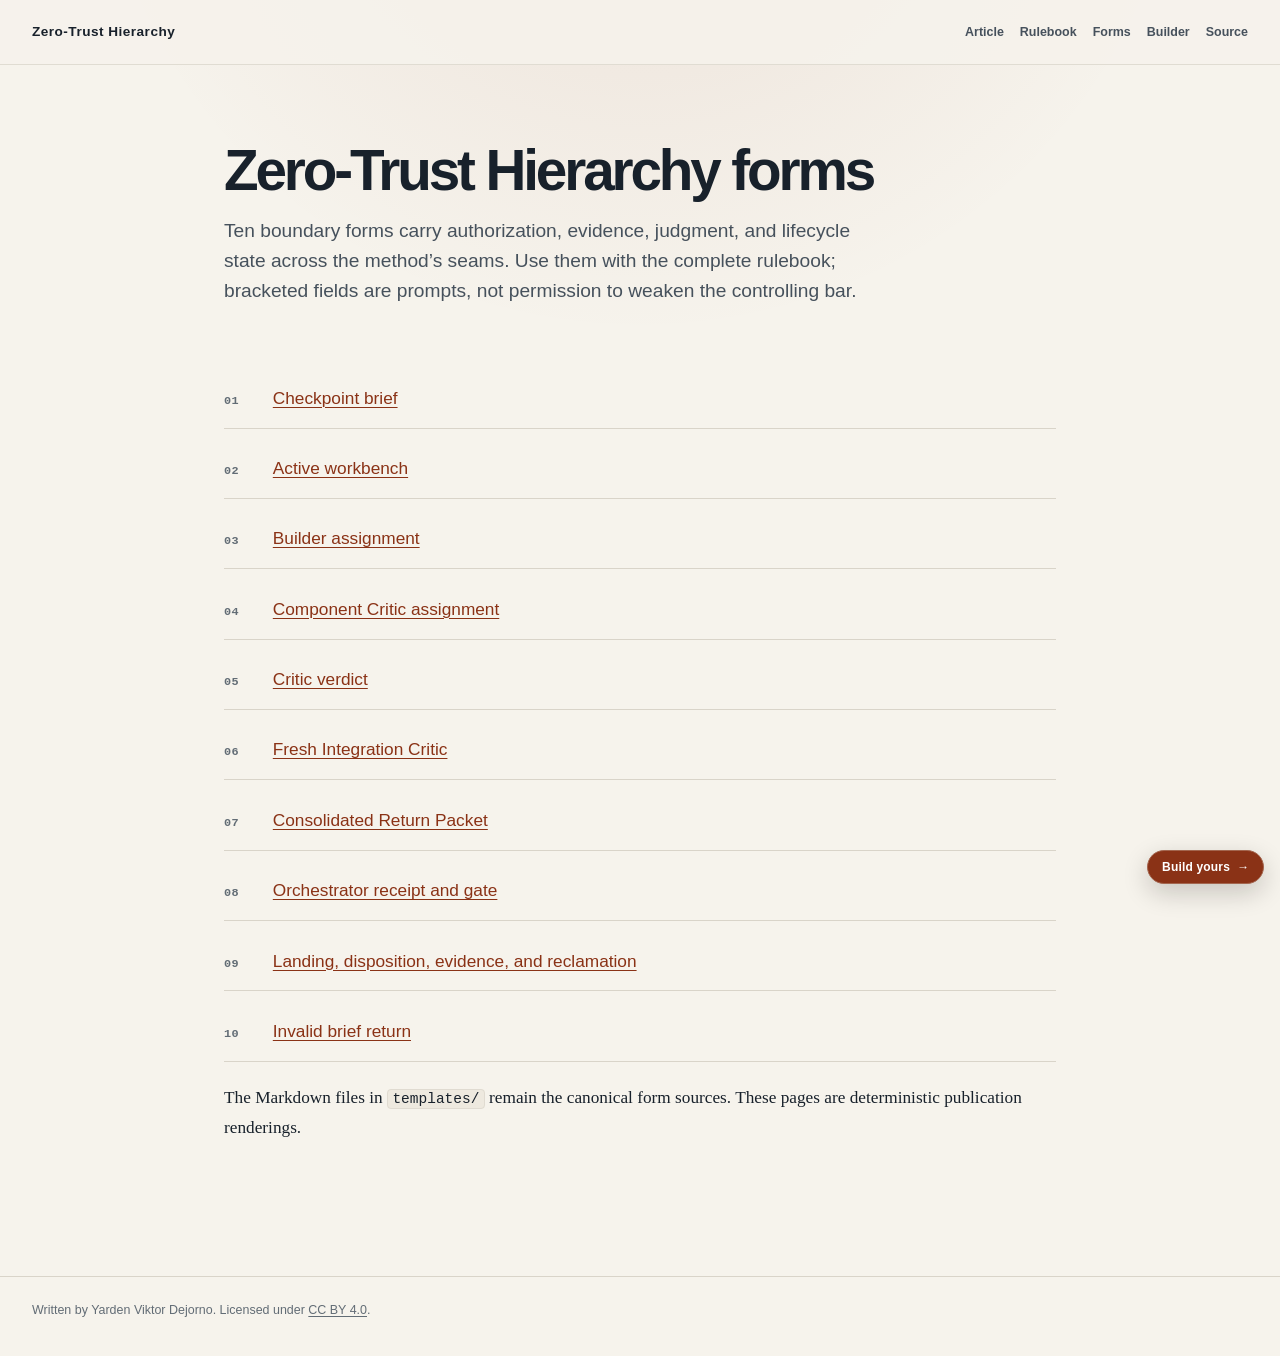
<file: forms/index.html>
<!doctype html>
<html lang="en">
<head>
  <meta charset="utf-8">
  <meta name="viewport" content="width=device-width, initial-scale=1">
  <meta http-equiv="Content-Security-Policy" content="default-src 'none'; style-src 'unsafe-inline'; img-src data:; font-src 'none'; script-src 'none'; connect-src 'none'; object-src 'none'; base-uri 'none'; form-action 'none'">
  <title>Zero-Trust Hierarchy forms</title>
  <meta name="description" content="Ten boundary forms for operating Zero-Trust Hierarchy.">
  <meta name="author" content="Yarden Viktor Dejorno">
  <meta name="color-scheme" content="light dark">
  <meta property="og:title" content="Zero-Trust Hierarchy forms">
  <meta property="og:description" content="Ten boundary forms for operating Zero-Trust Hierarchy.">
  <meta property="og:type" content="article">
  <meta property="og:url" content="https://hrsi56.github.io/Zero-Trust-Hierarchy/forms/">
  <meta name="twitter:card" content="summary">
  <meta name="twitter:title" content="Zero-Trust Hierarchy forms">
  <meta name="twitter:description" content="Ten boundary forms for operating Zero-Trust Hierarchy.">
  <link rel="canonical" href="https://hrsi56.github.io/Zero-Trust-Hierarchy/forms/">
  <link rel="icon" href="data:,">
  <style>
:root {
  color-scheme: light dark;
  --page: #f6f3ec;
  --surface: #fffdf8;
  --surface-raised: #ffffff;
  --ink: #18212b;
  --ink-soft: #46515c;
  --ink-faint: #626c75;
  --accent: #8a3216;
  --accent-soft: #f2dfd5;
  --rule: #d9d4c9;
  --code: #eee9df;
  --focus: #0b6bcb;
  --shadow: 0 1rem 3rem rgb(35 28 19 / 8%);
  --diagram-shadow: 0 .4rem 1.35rem rgb(35 28 19 / 4%);
  --measure: 44rem;
  --wide: 76rem;
  --serif: Charter, "Bitstream Charter", "Iowan Old Style", "Palatino Linotype", Palatino,
    Georgia, serif;
  --sans: Inter, ui-sans-serif, -apple-system, BlinkMacSystemFont, "Segoe UI", sans-serif;
  --mono: ui-monospace, "SFMono-Regular", Consolas, "Liberation Mono", Menlo, monospace;

  /* The committed Mermaid rendering maps its palette to these semantic variables. */
  --diagram-bg: transparent;
  --diagram-panel: #f2eee5;
  --diagram-ink: var(--ink);
  --diagram-muted: var(--ink-soft);
  --diagram-accent: var(--accent);
  --diagram-line: #7f7669;
}

@media (prefers-color-scheme: dark) {
  :root {
    --page: #101516;
    --surface: #171d1f;
    --surface-raised: #1c2325;
    --ink: #f0eee8;
    --ink-soft: #c2c8c8;
    --ink-faint: #9ea8a9;
    --accent: #ffad7a;
    --accent-soft: #422b22;
    --rule: #384143;
    --code: #20282a;
    --focus: #7fc3ff;
    --shadow: 0 1rem 3rem rgb(0 0 0 / 24%);
    --diagram-shadow: 0 .4rem 1.35rem rgb(0 0 0 / 10%);
    --diagram-bg: transparent;
    --diagram-panel: #222b2d;
    --diagram-line: #98a3a4;
  }
}

/* Stable hooks let accessibility tests force either palette without runtime JavaScript. */
html[data-theme="light"] {
  color-scheme: light;
  --page: #f6f3ec;
  --surface: #fffdf8;
  --surface-raised: #ffffff;
  --ink: #18212b;
  --ink-soft: #46515c;
  --ink-faint: #626c75;
  --accent: #8a3216;
  --accent-soft: #f2dfd5;
  --rule: #d9d4c9;
  --code: #eee9df;
  --focus: #0b6bcb;
  --shadow: 0 1rem 3rem rgb(35 28 19 / 8%);
  --diagram-shadow: 0 .4rem 1.35rem rgb(35 28 19 / 4%);
  --diagram-bg: transparent;
  --diagram-ink: var(--ink);
  --diagram-muted: var(--ink-soft);
  --diagram-accent: var(--accent);
  --diagram-panel: #f2eee5;
  --diagram-line: #7f7669;
}

html[data-theme="dark"] {
  color-scheme: dark;
  --page: #101516;
  --surface: #171d1f;
  --surface-raised: #1c2325;
  --ink: #f0eee8;
  --ink-soft: #c2c8c8;
  --ink-faint: #9ea8a9;
  --accent: #ffad7a;
  --accent-soft: #422b22;
  --rule: #384143;
  --code: #20282a;
  --focus: #7fc3ff;
  --shadow: 0 1rem 3rem rgb(0 0 0 / 24%);
  --diagram-shadow: 0 .4rem 1.35rem rgb(0 0 0 / 10%);
  --diagram-bg: transparent;
  --diagram-ink: var(--ink);
  --diagram-muted: var(--ink-soft);
  --diagram-accent: var(--accent);
  --diagram-panel: #222b2d;
  --diagram-line: #98a3a4;
}

*,
*::before,
*::after {
  box-sizing: border-box;
}

html {
  scroll-behavior: smooth;
  -webkit-text-size-adjust: 100%;
}

body {
  margin: 0;
  background: var(--page);
  background:
    radial-gradient(circle at 50% -14rem, color-mix(in srgb, var(--accent) 10%, transparent), transparent 35rem),
    var(--page);
  color: var(--ink);
  font-family: var(--serif);
  font-size: clamp(1rem, .97rem + .16vw, 1.08rem);
  line-height: 1.7;
  text-rendering: optimizeLegibility;
}

a {
  color: var(--accent);
  text-decoration-thickness: .08em;
  text-underline-offset: .17em;
}

a:hover {
  text-decoration-thickness: .14em;
}

a:focus-visible,
button:focus-visible,
[tabindex]:focus-visible {
  border-radius: .15rem;
  outline: .18rem solid var(--focus);
  outline-offset: .2rem;
}

.skip-link {
  position: fixed;
  z-index: 20;
  top: .75rem;
  left: .75rem;
  padding: .55rem .8rem;
  transform: translateY(-180%);
  border-radius: .35rem;
  background: var(--ink);
  color: var(--page);
  font: 700 .85rem/1.2 var(--sans);
}

.skip-link:focus {
  transform: none;
}

.site-header {
  border-bottom: 1px solid color-mix(in srgb, var(--rule) 72%, transparent);
  background: color-mix(in srgb, var(--page) 88%, transparent);
}

.site-header__inner,
.site-footer__inner {
  display: flex;
  width: min(calc(100% - 2rem), var(--wide));
  margin-inline: auto;
  align-items: center;
  justify-content: space-between;
  gap: 1.5rem;
}

.site-header__inner {
  min-height: 4rem;
}

.site-name {
  color: var(--ink);
  font: 750 .85rem/1.2 var(--sans);
  letter-spacing: .035em;
  text-decoration: none;
}

.site-nav {
  display: flex;
  flex-wrap: wrap;
  justify-content: flex-end;
  gap: .4rem 1rem;
  font: 650 .78rem/1.35 var(--sans);
}

.site-nav a {
  color: var(--ink-soft);
  text-decoration: none;
}

.site-nav a:hover {
  color: var(--accent);
  text-decoration: underline;
}

main {
  overflow: clip;
}

.article {
  width: min(calc(100% - 2.25rem), var(--measure));
  margin-inline: auto;
  padding: clamp(3.5rem, 8vw, 6.75rem) 0 clamp(4.5rem, 9vw, 7rem);
}

.article > h1 {
  max-width: 14ch;
  margin: 0 0 1rem;
  font-family: var(--sans);
  font-size: clamp(2.65rem, 8vw, 5.9rem);
  font-weight: 760;
  letter-spacing: -.055em;
  line-height: .96;
  text-wrap: balance;
}

.article > h1 + p {
  max-width: 35rem;
  margin: 0 0 clamp(2.25rem, 5vw, 3.75rem);
  color: var(--ink-soft);
  font-family: var(--sans);
  font-size: clamp(1.18rem, 1.02rem + .78vw, 1.58rem);
  line-height: 1.42;
  text-wrap: balance;
}

.sixty-second {
  width: min(calc(100vw - 2rem), var(--wide));
  margin: 0 0 clamp(3.5rem, 7vw, 5.5rem) 50%;
  padding: clamp(1.4rem, 3vw, 2.25rem);
  transform: translateX(-50%);
  border: 1px solid color-mix(in srgb, var(--rule) 82%, transparent);
  border-radius: .85rem;
  background:
    linear-gradient(135deg, color-mix(in srgb, var(--accent-soft) 48%, transparent), transparent 42%),
    var(--surface);
  box-shadow: var(--shadow);
}

.sixty-second h2 {
  margin: 0 0 1.35rem;
  padding: 0;
  border: 0;
  font-size: clamp(1.45rem, 1.2rem + .85vw, 2rem);
}

.sixty-second__grid {
  display: grid;
  grid-template-columns: repeat(3, minmax(0, 1fr));
  gap: 0;
}

.sixty-second__item {
  padding-inline: clamp(1rem, 2.4vw, 1.7rem);
}

.sixty-second__item:first-child {
  padding-left: 0;
}

.sixty-second__item:last-child {
  padding-right: 0;
}

.sixty-second__item + .sixty-second__item {
  border-left: 1px solid var(--rule);
}

.sixty-second h3 {
  margin: 0 0 .55rem;
  font-size: clamp(1rem, .94rem + .22vw, 1.13rem);
  letter-spacing: -.012em;
}

.sixty-second__item p {
  margin: 0;
  color: var(--ink-soft);
  font: .88rem/1.58 var(--sans);
}

.sixty-second__cta {
  display: flex;
  gap: 1.25rem;
  align-items: center;
  justify-content: space-between;
  margin-top: 1.55rem;
  padding-top: 1.3rem;
  border-top: 1px solid var(--rule);
  font-family: var(--sans);
}

.sixty-second__cta-copy {
  display: grid;
  gap: .15rem;
  max-width: 42rem;
  color: var(--ink-soft);
  font-size: .86rem;
  line-height: 1.45;
}

.sixty-second__cta-copy strong {
  color: var(--ink);
  font-size: .93rem;
}

.sixty-second__button {
  display: inline-flex;
  flex: 0 0 auto;
  gap: .45rem;
  align-items: center;
  padding: .72rem .95rem;
  border: 1px solid var(--accent);
  border-radius: 999px;
  background: var(--accent);
  color: var(--surface-raised);
  font: 750 .78rem/1 var(--sans);
  text-decoration: none;
  white-space: nowrap;
}

.sixty-second__button:hover {
  transform: translateY(-1px);
  text-decoration: none;
}

.article--reference,
.article--form,
.article--forms-index {
  width: min(calc(100% - 2.25rem), 52rem);
  padding-top: clamp(3rem, 6vw, 5rem);
}

.article--reference > h1,
.article--form > h1,
.article--forms-index > h1 {
  max-width: 24ch;
  font-size: clamp(2.15rem, 1.7rem + 2.3vw, 3.8rem);
  line-height: 1.03;
}

.article--reference > h1 + p,
.article--form > h1 + p,
.article--forms-index > h1 + p {
  max-width: 44rem;
  margin-bottom: clamp(2.5rem, 5vw, 4rem);
  font-size: clamp(1.05rem, 1rem + .3vw, 1.2rem);
  line-height: 1.55;
}

.form-index {
  display: grid;
  gap: .7rem;
  padding: 0;
  list-style: none;
  counter-reset: form;
}

.form-index li {
  counter-increment: form;
  display: grid;
  grid-template-columns: 2.25rem minmax(0, 1fr);
  gap: .8rem;
  align-items: baseline;
  margin: 0;
  padding: .9rem 0;
  border-bottom: 1px solid var(--rule);
  font-family: var(--sans);
}

.form-index li::before {
  content: counter(form, decimal-leading-zero);
  color: var(--ink-faint);
  font: 700 .74rem/1 var(--mono);
  letter-spacing: .04em;
}

h2,
h3,
h4 {
  color: var(--ink);
  font-family: var(--sans);
  line-height: 1.2;
  text-wrap: balance;
}

h2 {
  margin: clamp(3.8rem, 8vw, 6rem) 0 1.25rem;
  padding-top: .9rem;
  border-top: 1px solid var(--rule);
  font-size: clamp(1.65rem, 1.35rem + 1vw, 2.25rem);
  letter-spacing: -.035em;
}

h3 {
  margin: 2.8rem 0 .8rem;
  font-size: clamp(1.2rem, 1.1rem + .35vw, 1.45rem);
  letter-spacing: -.018em;
}

h4 {
  margin: 2rem 0 .65rem;
  font-size: 1rem;
  letter-spacing: .015em;
}

p,
ul,
ol,
blockquote,
pre,
table {
  margin-top: 0;
  margin-bottom: 1.35rem;
}

strong {
  font-weight: 700;
}

ul,
ol {
  padding-left: 1.4rem;
}

li {
  padding-left: .2rem;
}

li + li {
  margin-top: .55rem;
}

li::marker {
  color: var(--accent);
  font-family: var(--sans);
  font-weight: 750;
}

blockquote {
  margin-inline: 0;
  padding: .15rem 0 .15rem 1.25rem;
  border-left: .2rem solid var(--accent);
  color: var(--ink-soft);
  font-size: 1.06em;
}

blockquote > :last-child {
  margin-bottom: 0;
}

code,
pre,
kbd {
  font-family: var(--mono);
}

code {
  padding: .08em .3em;
  border: 1px solid color-mix(in srgb, var(--rule) 65%, transparent);
  border-radius: .25rem;
  background: var(--code);
  font-size: .84em;
  overflow-wrap: anywhere;
}

pre {
  max-width: 100%;
  padding: 1.15rem 1.25rem;
  overflow-x: auto;
  border: 1px solid var(--rule);
  border-radius: .55rem;
  background: var(--code);
  font-size: .8rem;
  line-height: 1.55;
  tab-size: 2;
  white-space: pre-wrap;
  overflow-wrap: anywhere;
}

pre code {
  padding: 0;
  border: 0;
  background: transparent;
  overflow-wrap: anywhere;
  white-space: inherit;
}

table {
  display: block;
  width: 100%;
  overflow-x: auto;
  border-collapse: collapse;
  font-family: var(--sans);
  font-size: .86rem;
  line-height: 1.5;
}

th,
td {
  min-width: 9rem;
  padding: .72rem .8rem;
  border-bottom: 1px solid var(--rule);
  text-align: left;
  vertical-align: top;
}

th {
  color: var(--ink-soft);
  font-size: .74rem;
  letter-spacing: .045em;
  text-transform: uppercase;
}

hr {
  margin: 4rem 0;
  border: 0;
  border-top: 1px solid var(--rule);
}

.hierarchy-diagram {
  width: min(calc(100vw - 2rem), var(--wide));
  margin: clamp(2.5rem, 6vw, 4rem) 0 clamp(3.5rem, 7vw, 5.25rem) 50%;
  transform: translateX(-50%);
}

.diagram-navigation {
  display: flex;
  flex-wrap: wrap;
  gap: .4rem;
  align-items: center;
  justify-content: center;
  margin: 0 0 .65rem;
  font: 650 .72rem/1.25 var(--sans);
}

.diagram-navigation a {
  padding: .35rem .6rem;
  border: 1px solid color-mix(in srgb, var(--rule) 72%, transparent);
  border-radius: 999px;
  background: var(--surface);
  color: var(--ink-soft);
  text-decoration: none;
}

.diagram-navigation a:hover {
  border-color: var(--accent);
  color: var(--accent);
}

.diagram-navigation a:focus-visible {
  outline: .18rem solid var(--focus);
  outline-offset: .15rem;
}

/* The figure never scrolls. It carries two authored layouts of the same diagram and shows
   the one the viewport can hold at legible text sizes: the landscape drawing only while it
   can stay near its native size, the portrait column everywhere below that. */
.diagram-layout {
  margin-inline: auto;
}

.diagram-layout svg {
  display: block;
  width: 100%;
  height: auto;
}

.diagram-layout--wide {
  display: none;
  max-width: var(--diagram-native-width, 73.75rem);
}

.diagram-layout--stacked {
  max-width: 26rem;
}

@media (min-width: 72rem) {
  .diagram-layout--wide {
    display: block;
  }

  .diagram-layout--stacked {
    display: none;
  }
}

.hierarchy-diagram figcaption {
  width: min(100%, var(--measure));
  margin: .8rem auto 0;
  color: var(--ink-faint);
  font: .78rem/1.5 var(--sans);
  text-align: center;
}

.site-footer {
  border-top: 1px solid var(--rule);
  color: var(--ink-faint);
  font: .78rem/1.55 var(--sans);
}

.site-footer__inner {
  align-items: flex-start;
  padding-block: 1.5rem 2.25rem;
}

.site-footer p {
  max-width: 46rem;
  margin: 0;
}

.site-footer a {
  color: inherit;
}

.builder-cta {
  position: fixed;
  z-index: 10;
  right: max(1rem, env(safe-area-inset-right));
  bottom: max(1rem, env(safe-area-inset-bottom));
  display: inline-flex;
  gap: .45rem;
  align-items: center;
  padding: .62rem .85rem;
  border: 1px solid color-mix(in srgb, var(--accent) 68%, var(--rule));
  border-radius: 999px;
  background: var(--accent);
  box-shadow: 0 .55rem 1.6rem rgb(20 14 10 / 20%);
  color: var(--surface-raised);
  font: 750 .75rem/1 var(--sans);
  letter-spacing: .015em;
  text-decoration: none;
}

.builder-cta:hover {
  transform: translateY(-1px);
  text-decoration: none;
}

/* The 60-second section carries its own Builder CTA in the same bottom-right
   corner as the floating pill, so the pill yields while that section is on
   screen. The name is declared on the section but read by the pill, which sits
   outside <main>, so `timeline-scope` hoists it to a common ancestor. This is a
   progressive enhancement: where scroll-driven timelines are unsupported the
   pill simply stays visible. Visibility keeps the hidden pill out of the tab
   order rather than leaving an invisible link focusable. */
@supports (animation-timeline: view()) and (timeline-scope: --sixty-second) {
  :root {
    timeline-scope: --sixty-second;
  }

  .sixty-second {
    view-timeline-name: --sixty-second;
  }

  .builder-cta {
    animation-name: builder-cta-yield;
    animation-fill-mode: both;
    animation-timing-function: linear;
    animation-timeline: --sixty-second;
  }

  @keyframes builder-cta-yield {
    0% {
      opacity: 1;
      visibility: visible;
    }

    6%,
    94% {
      opacity: 0;
      visibility: hidden;
    }

    100% {
      opacity: 1;
      visibility: visible;
    }
  }
}

@media (max-width: 42rem) {
  .site-header__inner,
  .site-footer__inner {
    align-items: flex-start;
    flex-direction: column;
    gap: .7rem;
    padding-block: .85rem;
  }

  .site-nav {
    justify-content: flex-start;
  }

  .article {
    width: min(calc(100% - 1.5rem), var(--measure));
    padding-top: 3.2rem;
  }

  .article--reference,
  .article--form,
  .article--forms-index {
    width: min(calc(100% - 1.5rem), 52rem);
  }

  .article > h1 {
    max-width: 11ch;
  }

  .sixty-second {
    width: calc(100vw - 1rem);
    padding: 1.15rem;
  }

  .sixty-second__grid {
    grid-template-columns: 1fr;
  }

  .sixty-second__item {
    padding: 1rem 0;
  }

  .sixty-second__item:first-child {
    padding-top: 0;
  }

  .sixty-second__item:last-child {
    padding-bottom: 0;
  }

  .sixty-second__item + .sixty-second__item {
    border-top: 1px solid var(--rule);
    border-left: 0;
  }

  .sixty-second__cta {
    align-items: stretch;
    flex-direction: column;
  }

  .sixty-second__button {
    justify-content: center;
    white-space: normal;
  }

  .article--reference > h1,
  .article--form > h1,
  .article--forms-index > h1 {
    max-width: 22ch;
    font-size: clamp(2rem, 9vw, 3rem);
  }

  .hierarchy-diagram {
    width: calc(100vw - .75rem);
  }

  .diagram-navigation {
    gap: .3rem;
    padding-inline: .25rem;
  }

  .diagram-navigation a {
    flex: 1 1 8rem;
    padding-inline: .45rem;
    text-align: center;
  }

  .hierarchy-diagram figcaption {
    padding-inline: .75rem;
  }

  .builder-cta {
    right: max(.65rem, env(safe-area-inset-right));
    bottom: max(.65rem, env(safe-area-inset-bottom));
    padding: .58rem .75rem;
  }
}

@media (prefers-reduced-motion: reduce) {
  html {
    scroll-behavior: auto;
  }
}

@media print {
  :root,
  html[data-theme="light"],
  html[data-theme="dark"] {
    color-scheme: light;
    --page: #ffffff;
    --surface: #ffffff;
    --surface-raised: #ffffff;
    --ink: #000000;
    --ink-soft: #222222;
    --ink-faint: #444444;
    --accent: #5f210d;
    --rule: #bbbbbb;
    --code: #f4f4f4;
    --shadow: none;
    --diagram-shadow: none;
    --diagram-bg: transparent;
    --diagram-panel: #f2f2f2;
    --diagram-ink: #000000;
    --diagram-muted: #222222;
    --diagram-accent: #5f210d;
    --diagram-line: #555555;
  }

  body {
    background: #ffffff;
  }

  .site-header,
  .skip-link,
  .diagram-navigation,
  .builder-cta {
    display: none;
  }

  .article {
    width: 100%;
    padding: 0;
  }

  .hierarchy-diagram {
    width: 100%;
    margin-inline: 0;
    transform: none;
    break-inside: avoid;
  }

  /* Paper is wide enough for the landscape drawing and never long enough for the column. */
  .diagram-layout--wide {
    display: block;
    max-width: 100%;
  }

  .diagram-layout--stacked {
    display: none;
  }

  a {
    color: inherit;
  }
}
  </style>
</head>
<body>
  <a class="skip-link" href="#main-content">Skip to the main content</a>
  <header class="site-header">
    <div class="site-header__inner">
      <a class="site-name" href="../index.html">Zero-Trust Hierarchy</a>
      <nav class="site-nav" aria-label="Publication">
        <a href="../index.html">Article</a>
        <a href="../RULEBOOK.html">Rulebook</a>
        <a href="index.html" aria-current="page">Forms</a>
        <a href="../builder/index.html">Builder</a>
        <a rel="external noopener noreferrer" href="https://github.com/hrsi56/Zero-Trust-Hierarchy">Source</a>
      </nav>
    </div>
  </header>
  <main id="main-content">
    <article class="article article--forms-index">
<h1 id="zero-trust-hierarchy-forms">Zero-Trust Hierarchy forms</h1>
<p>Ten boundary forms carry authorization, evidence, judgment, and lifecycle state across the method’s seams. Use them with the complete rulebook; bracketed fields are prompts, not permission to weaken the controlling bar.</p>
<ol class="form-index">
<li><a href="1-checkpoint-brief.html">Checkpoint brief</a></li>
<li><a href="2-workbench.html">Active workbench</a></li>
<li><a href="3-builder-assignment.html">Builder assignment</a></li>
<li><a href="4-critic-assignment.html">Component Critic assignment</a></li>
<li><a href="5-critic-verdict.html">Critic verdict</a></li>
<li><a href="6-integration-critic.html">Fresh Integration Critic</a></li>
<li><a href="7-return-packet.html">Consolidated Return Packet</a></li>
<li><a href="8-orchestrator-receipt.html">Orchestrator receipt and gate</a></li>
<li><a href="9-landing-disposition-evidence-reclamation.html">Landing, disposition, evidence, and reclamation</a></li>
<li><a href="10-brief-invalid-return.html">Invalid brief return</a></li>
</ol>
<p>The Markdown files in <code>templates/</code> remain the canonical form sources. These pages are deterministic publication renderings.</p>
    </article>
  </main>
  <a class="builder-cta" href="../builder/index.html" aria-label="Open Gauntlet Builder">Build yours <span aria-hidden="true">→</span></a>
  <footer class="site-footer">
    <div class="site-footer__inner">
      <p>Written by Yarden Viktor Dejorno. Licensed under <a href="../LICENSE">CC BY 4.0</a>.</p>
    </div>
  </footer>
</body>
</html>
</file>
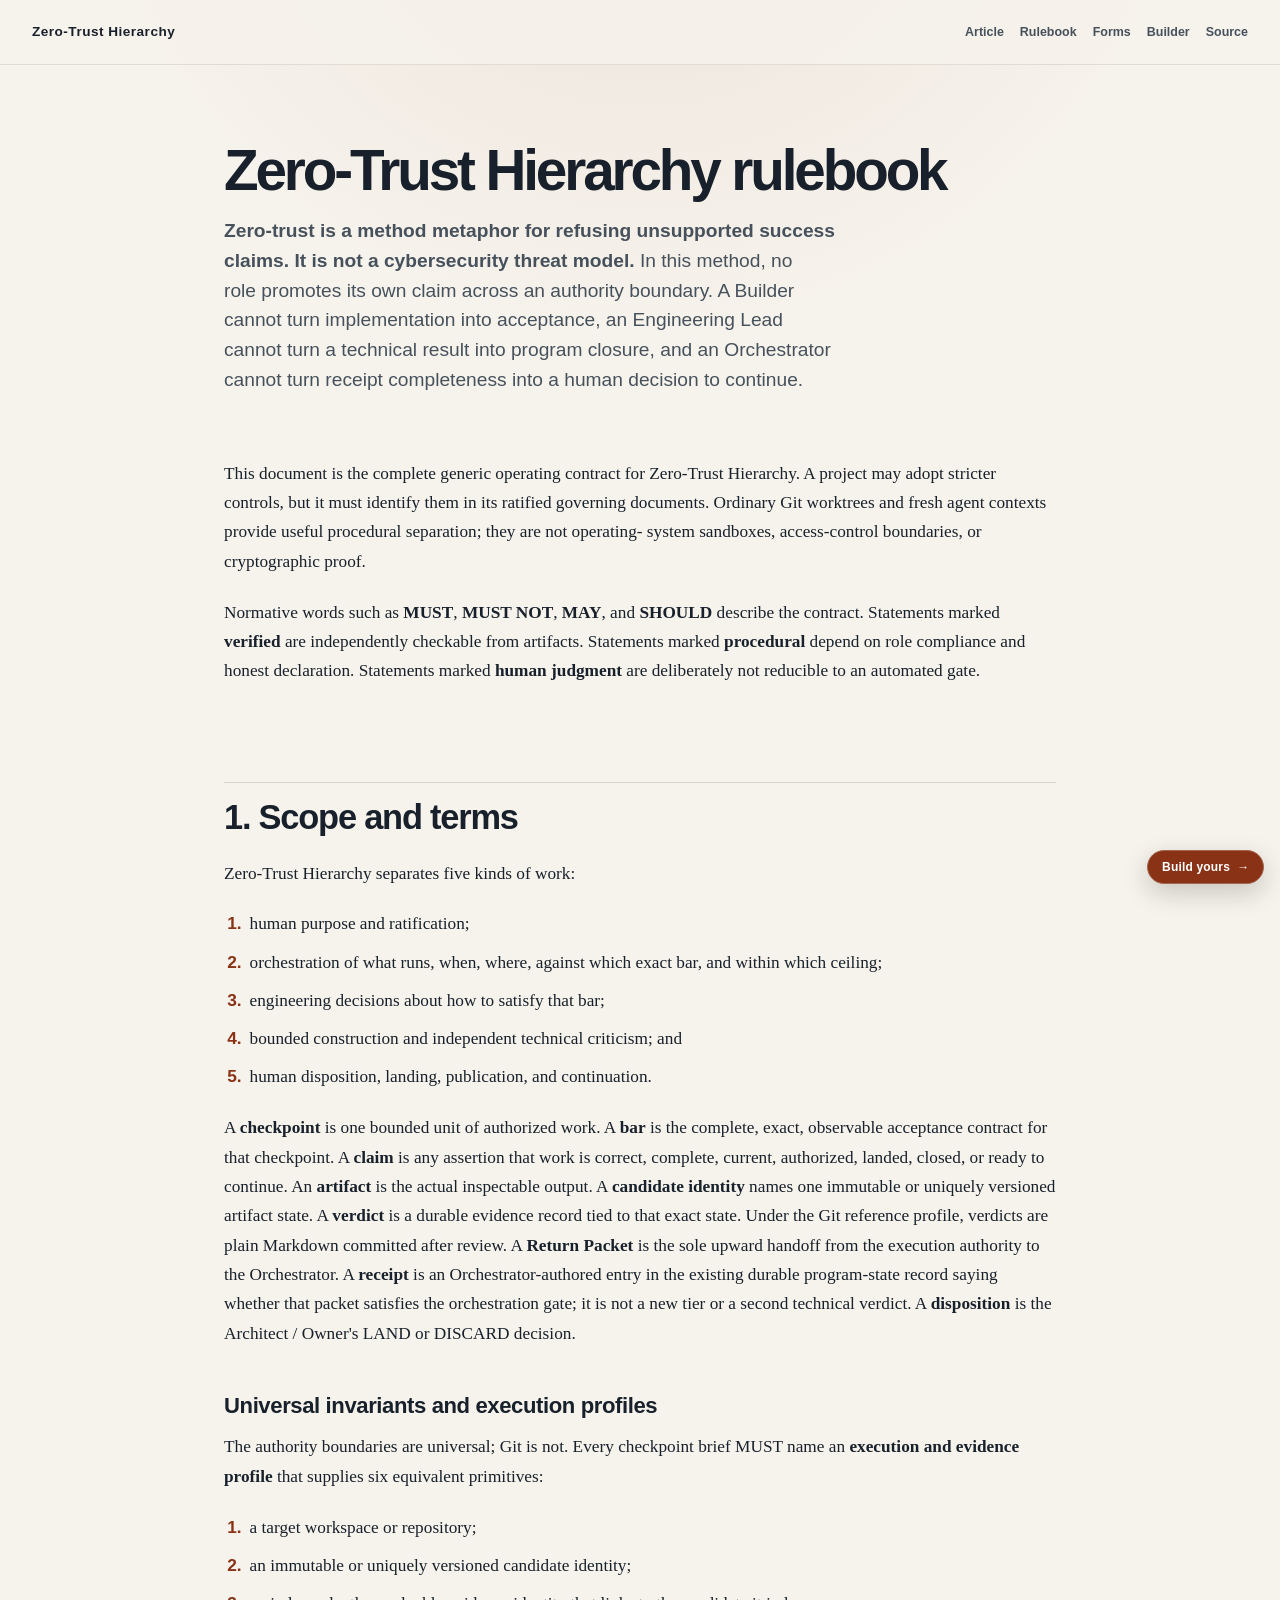
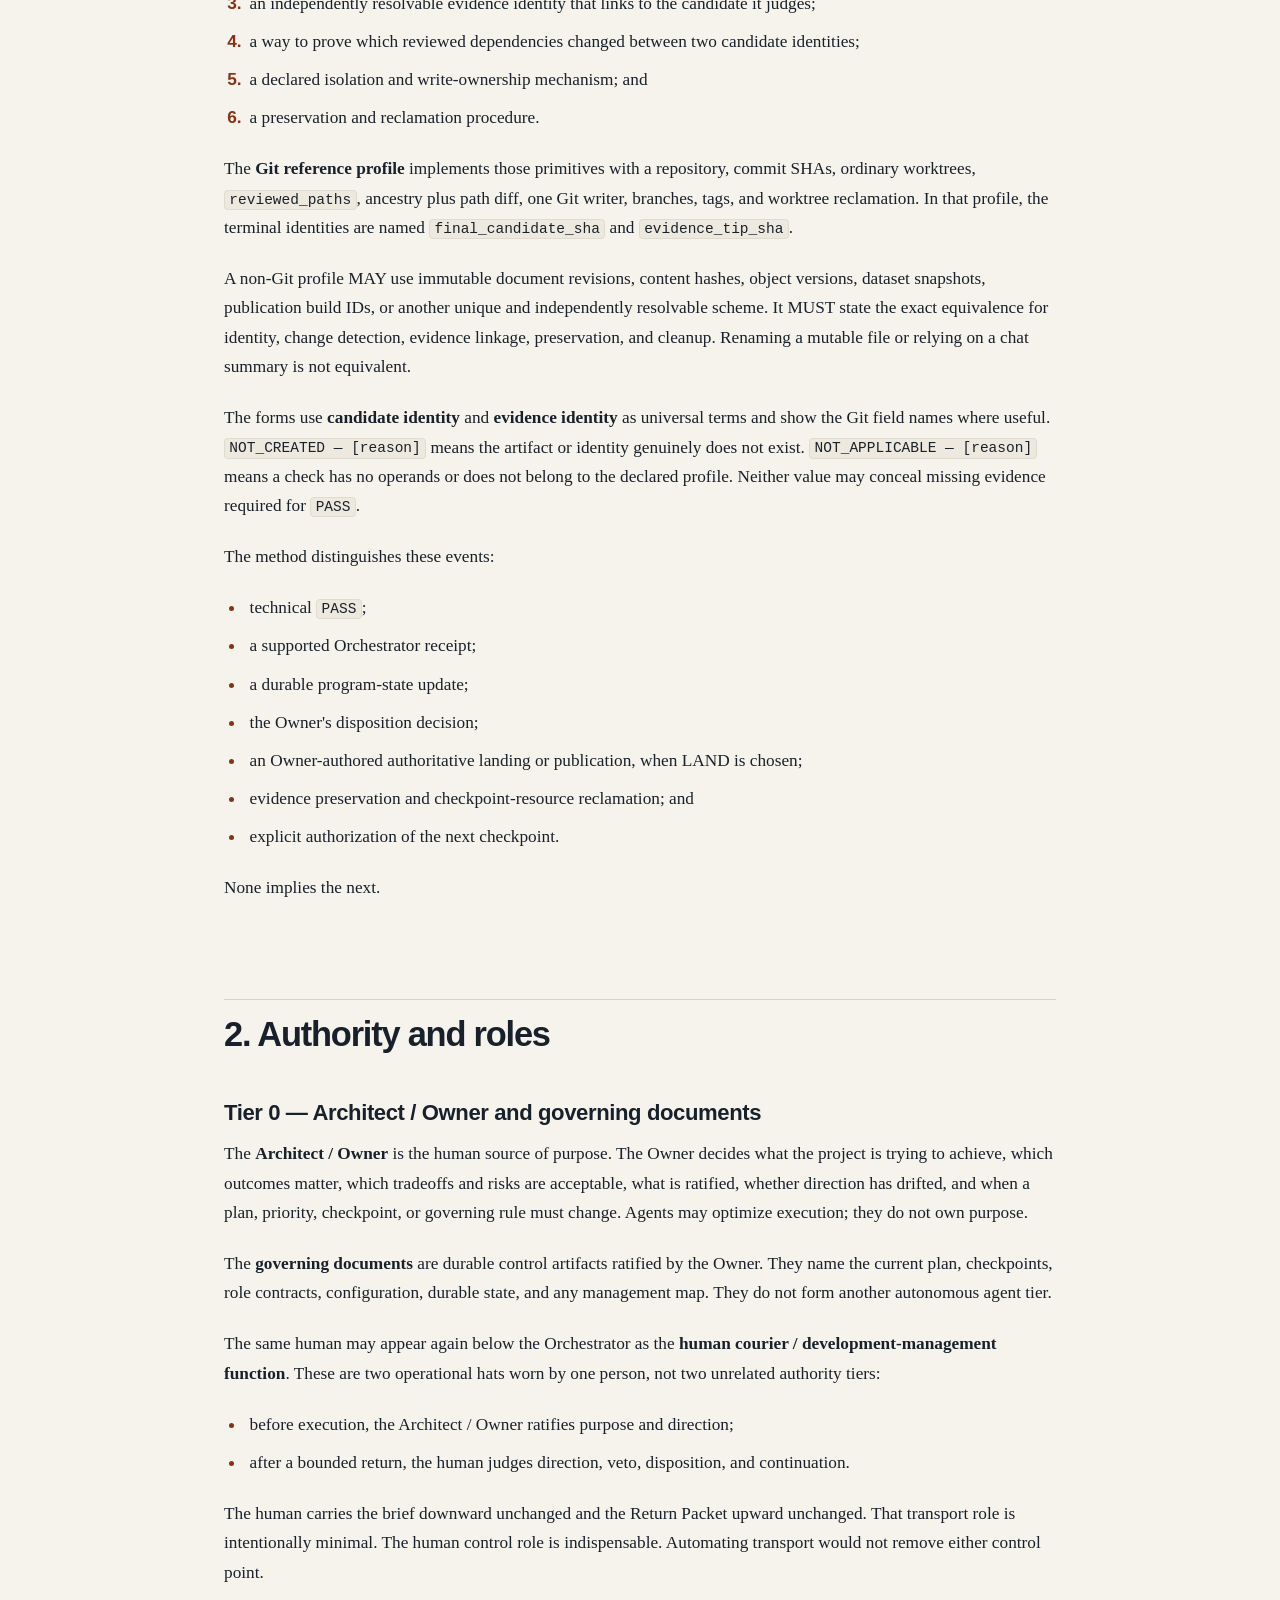
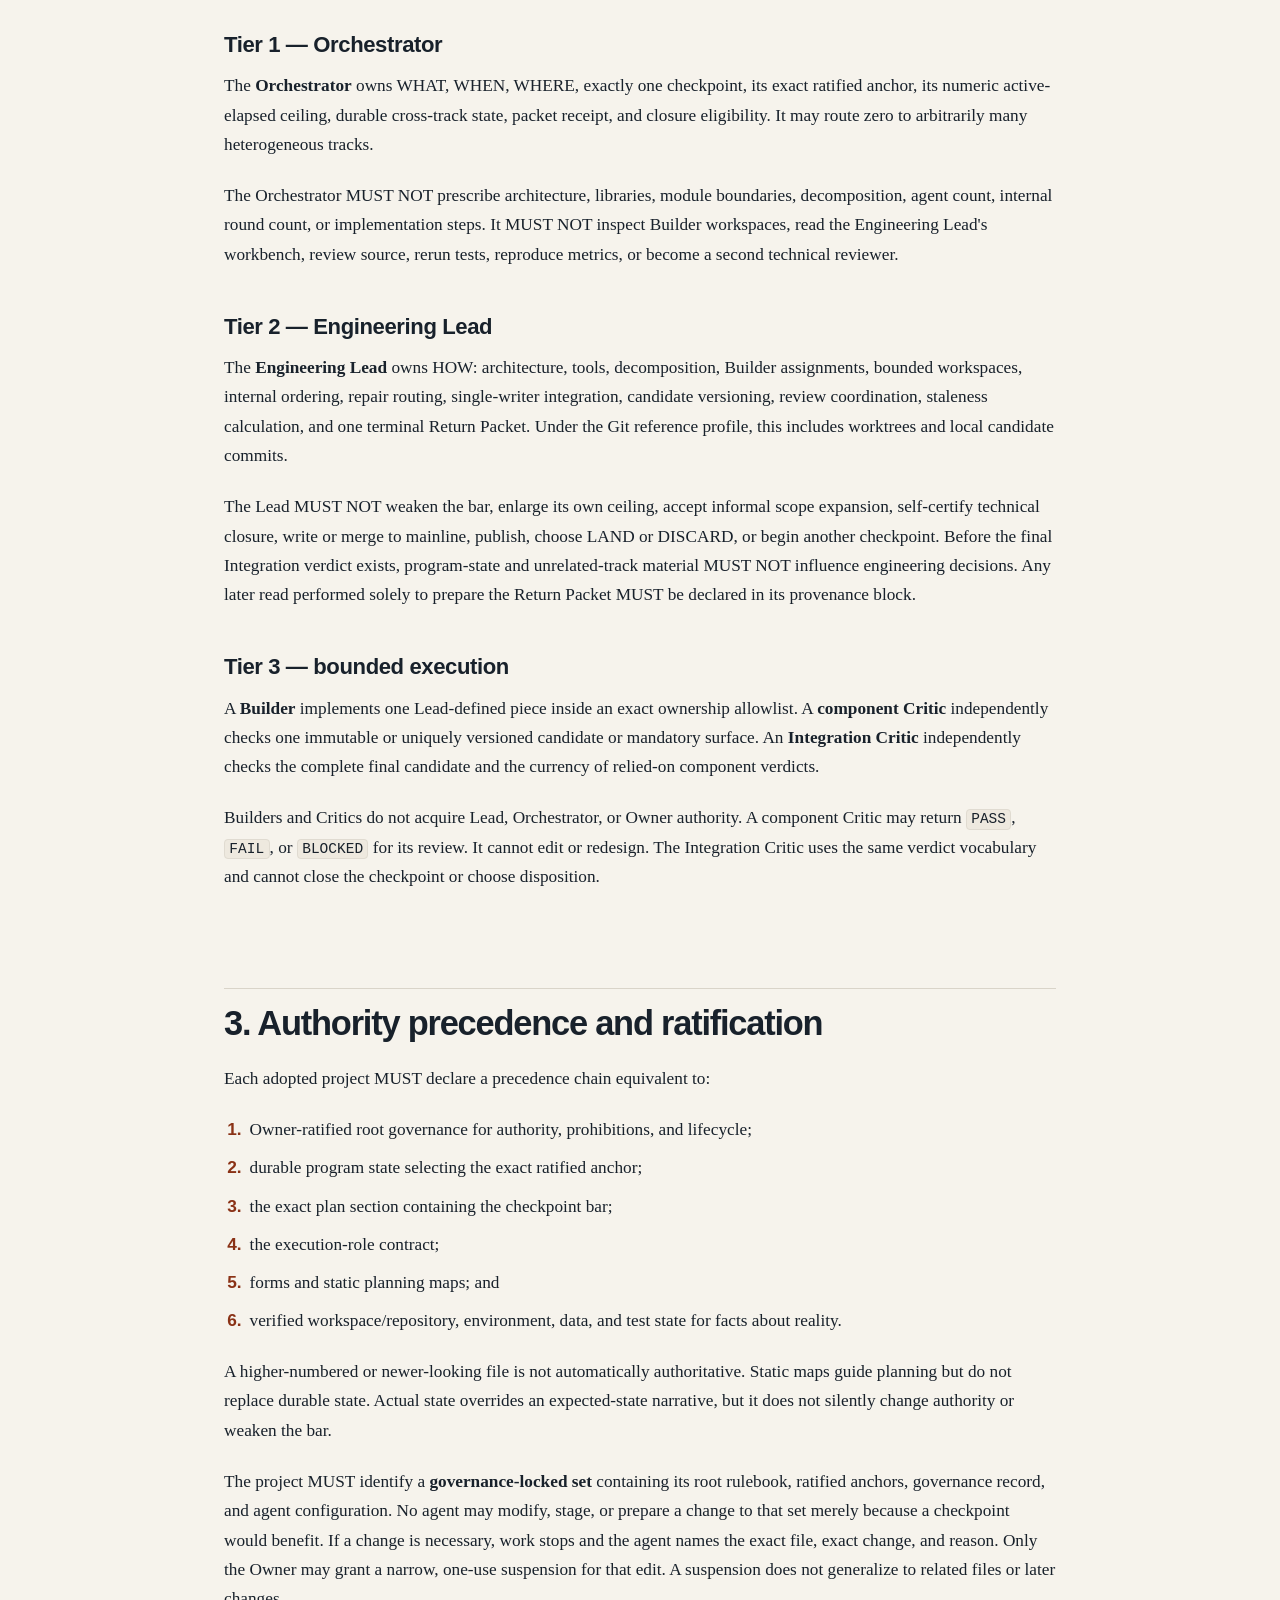
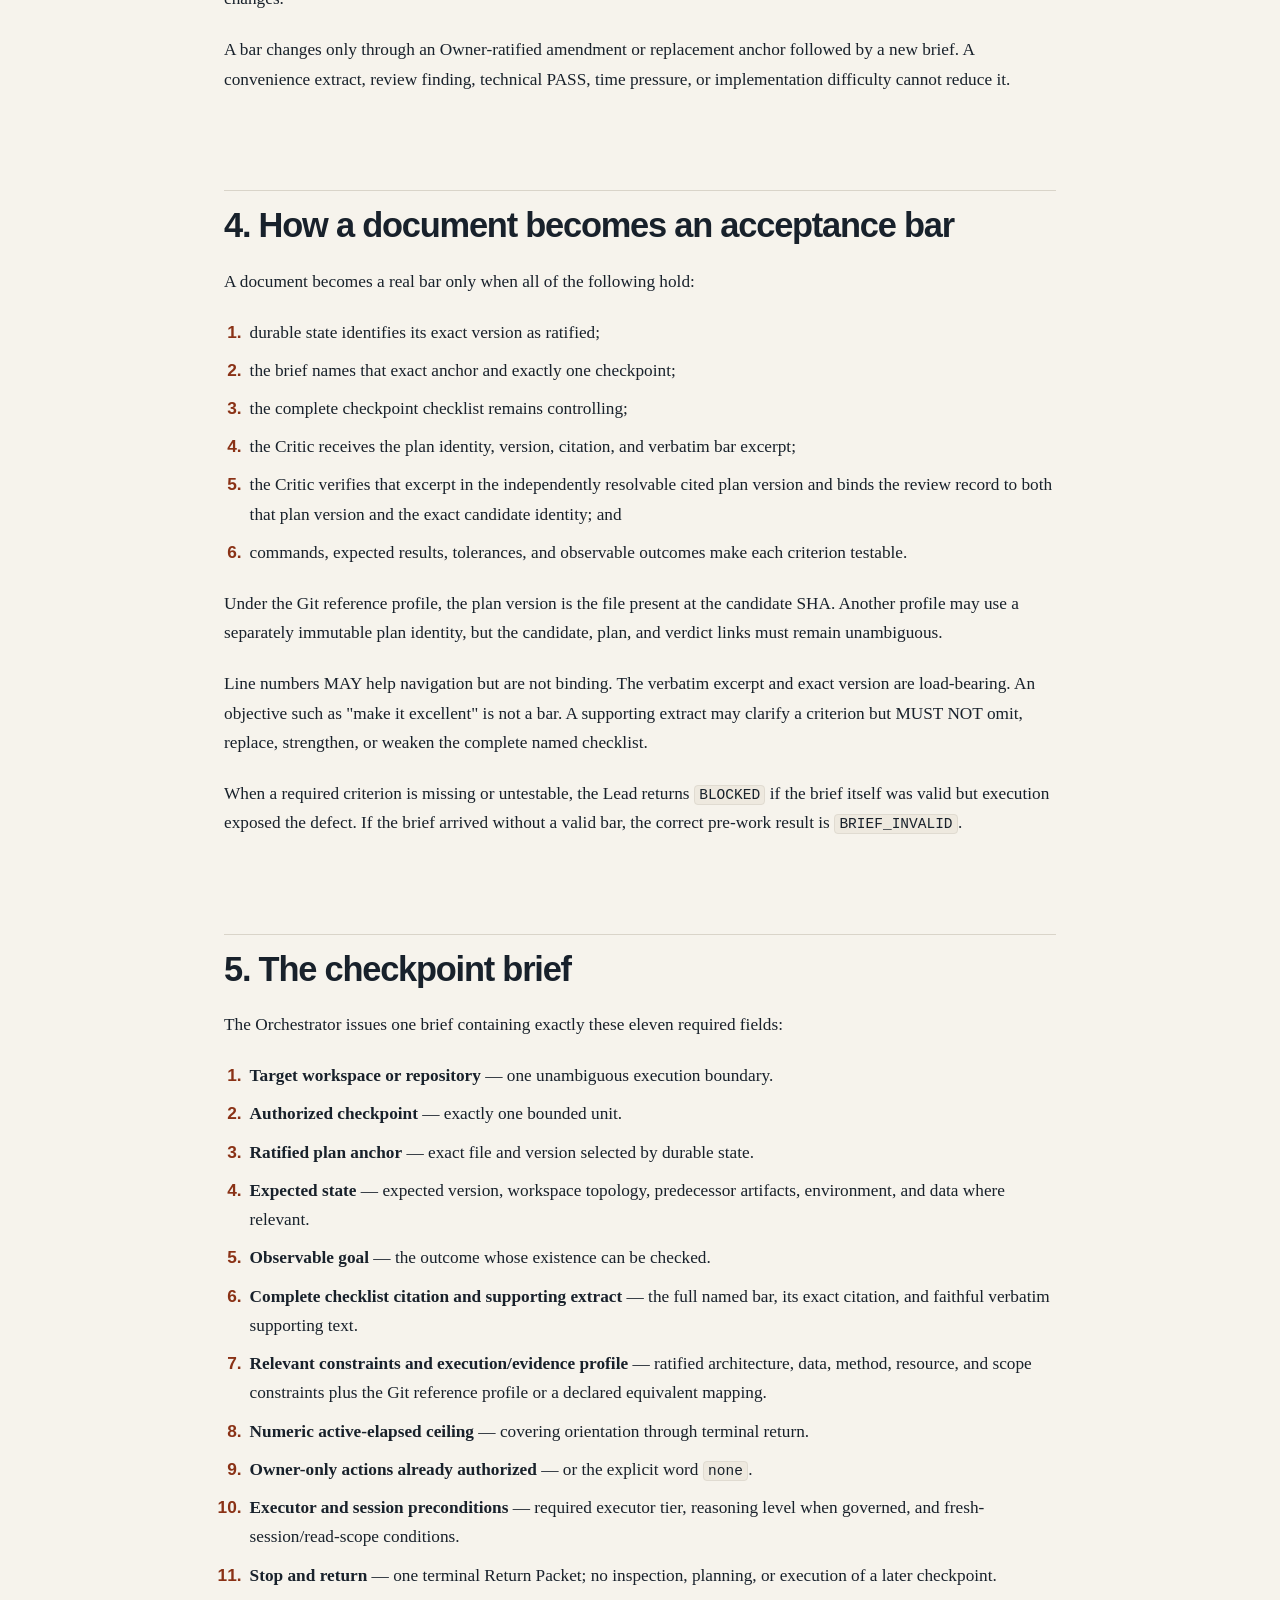
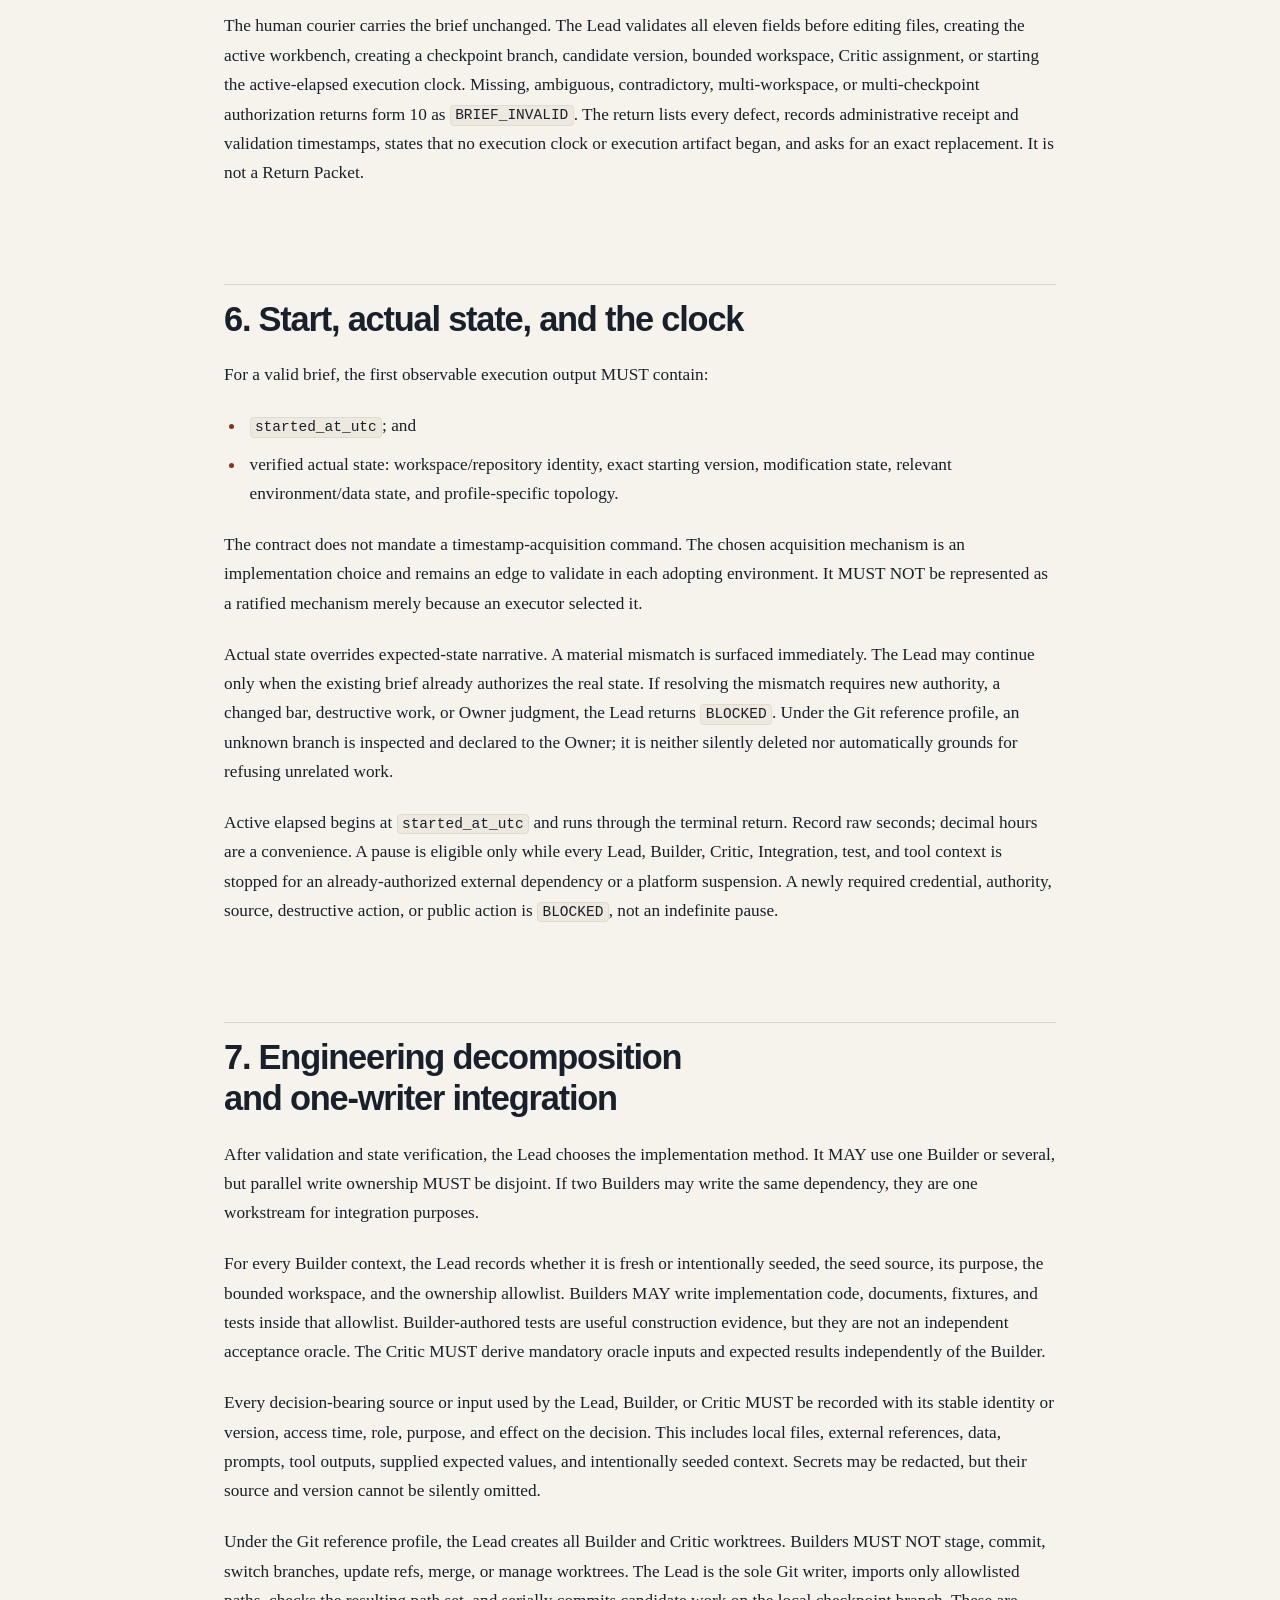
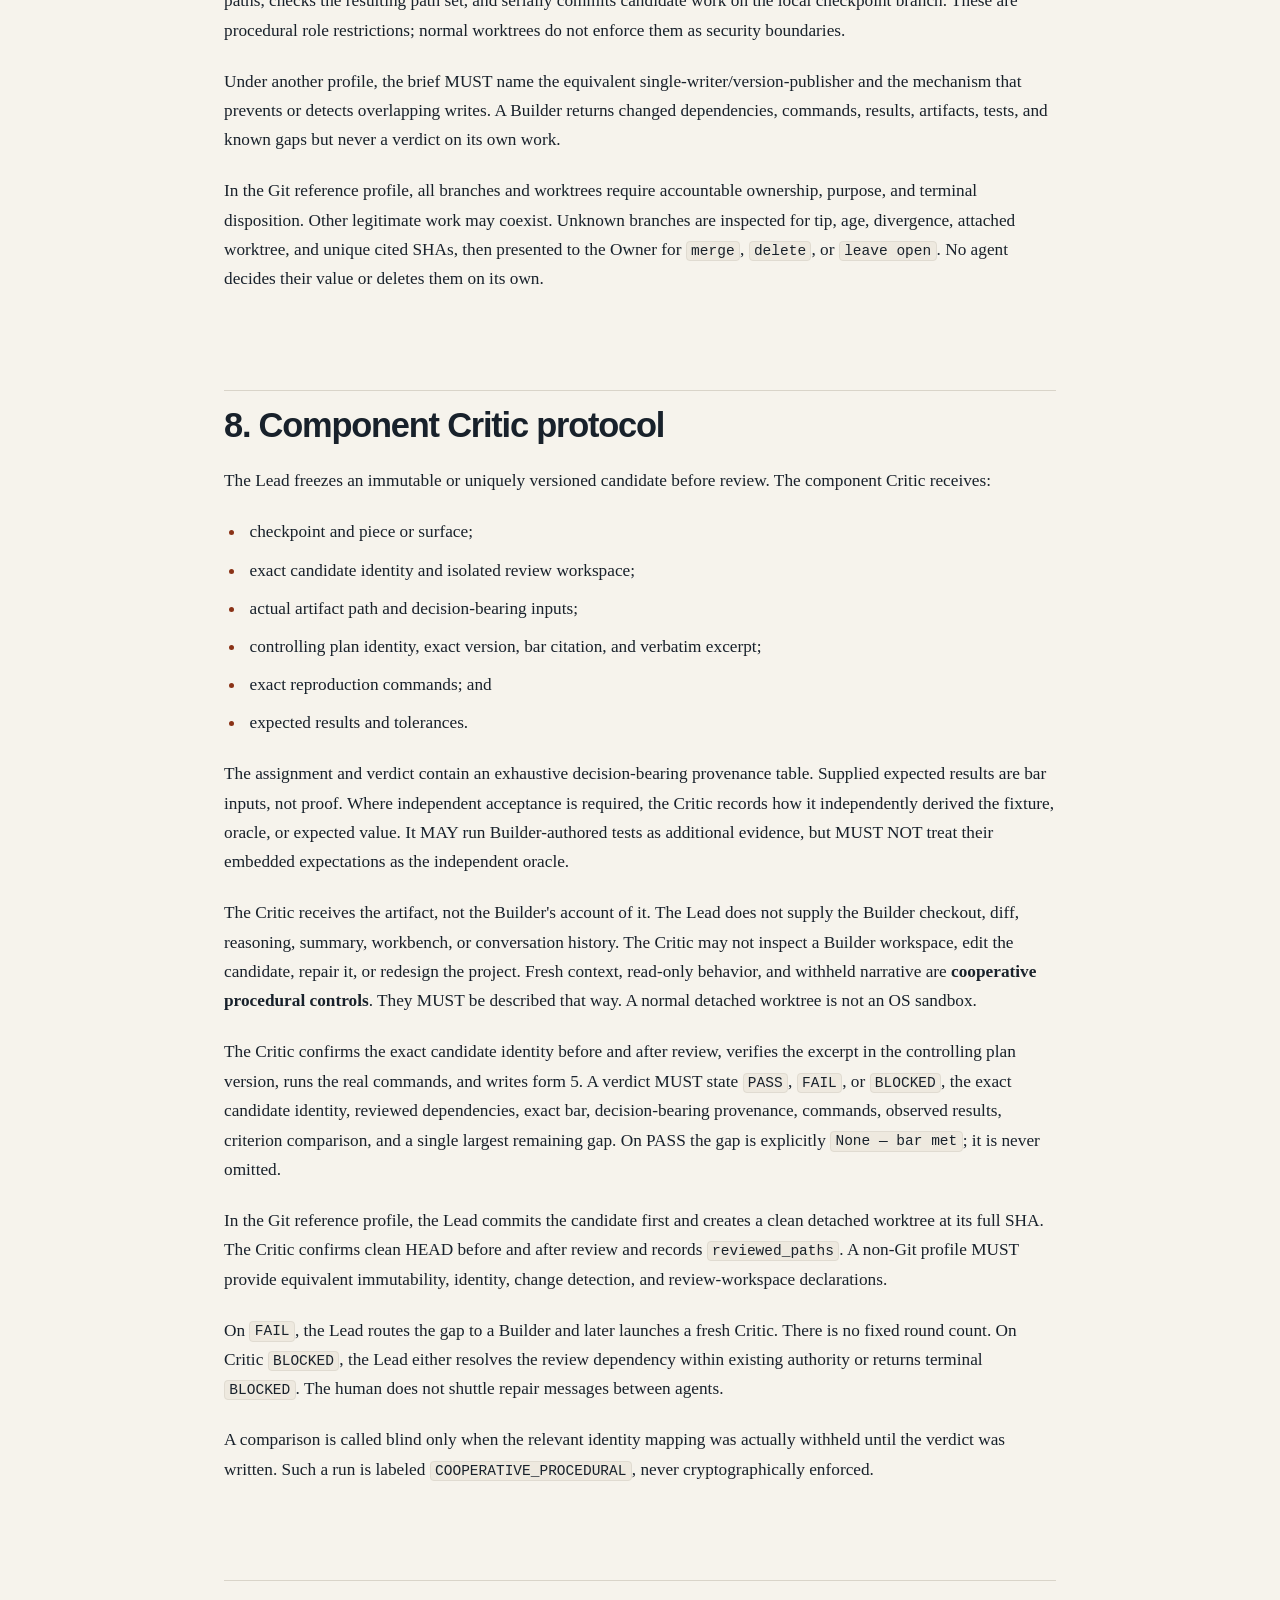
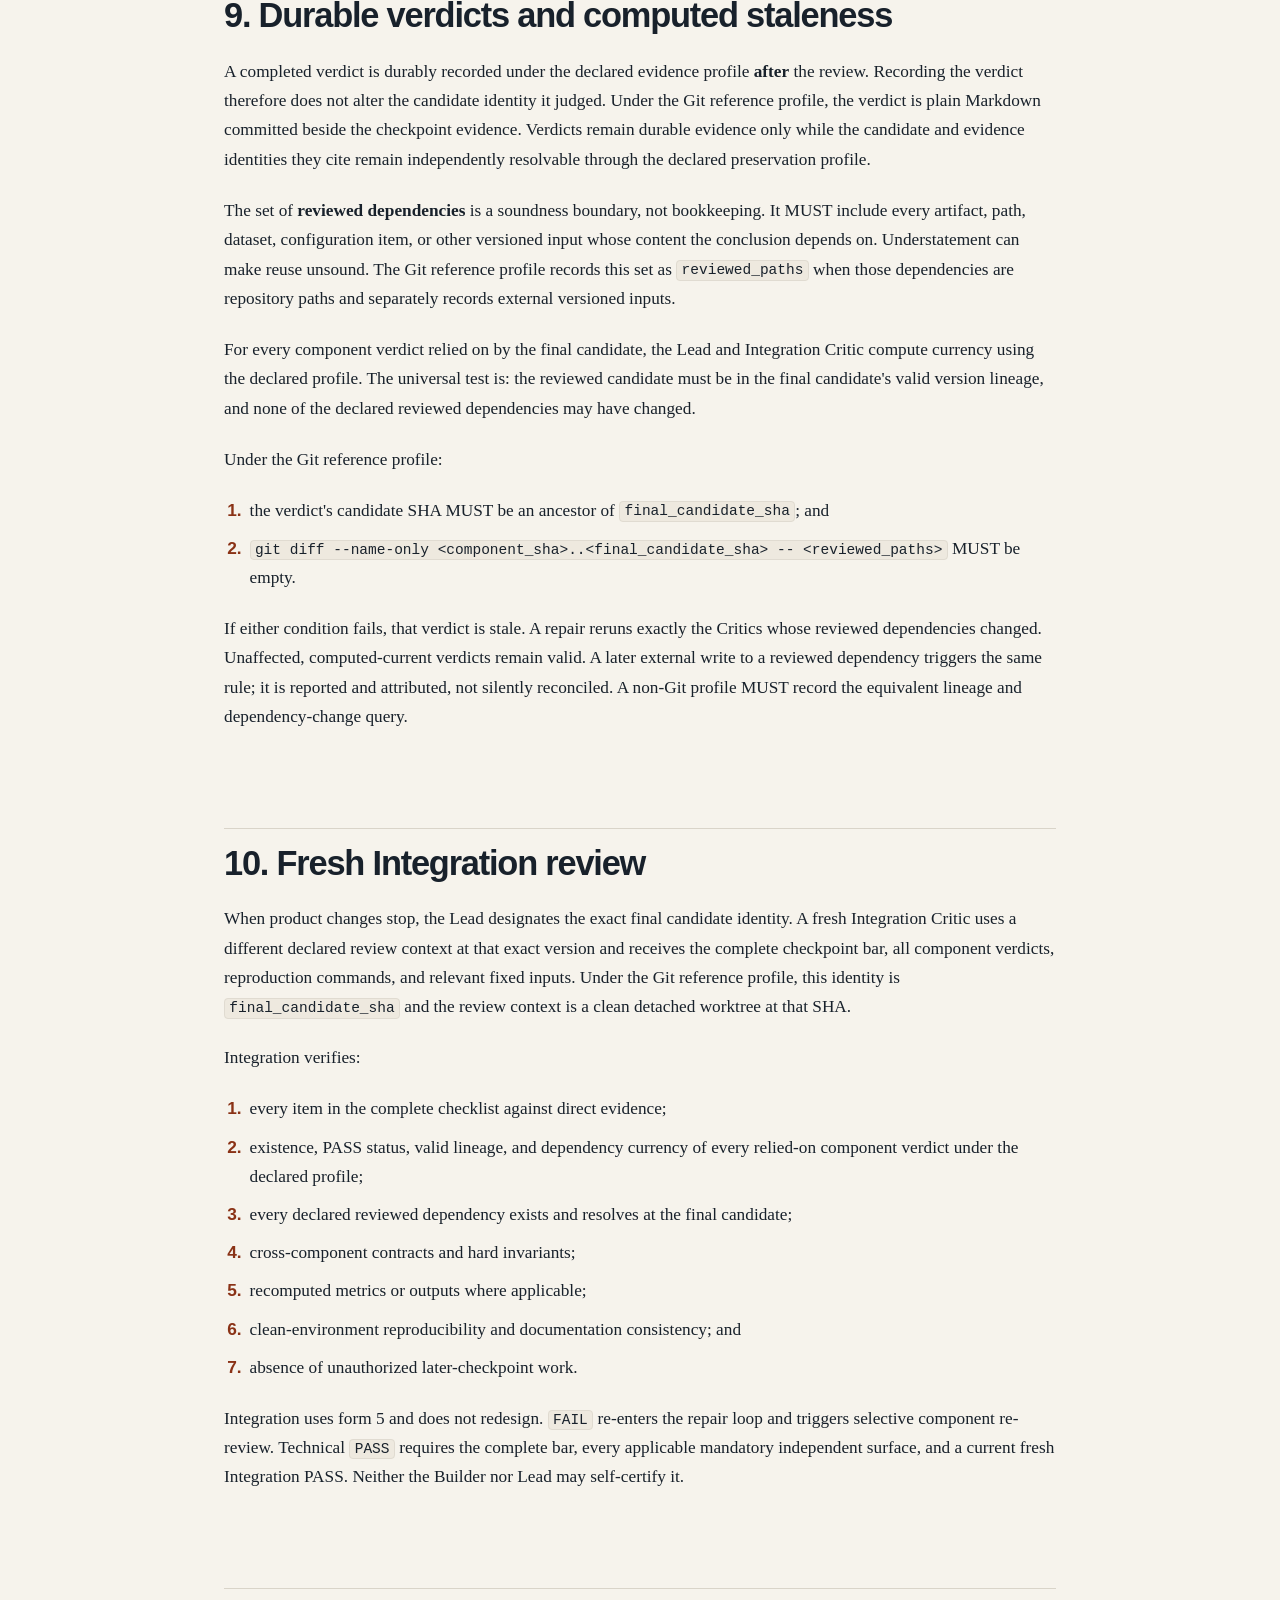
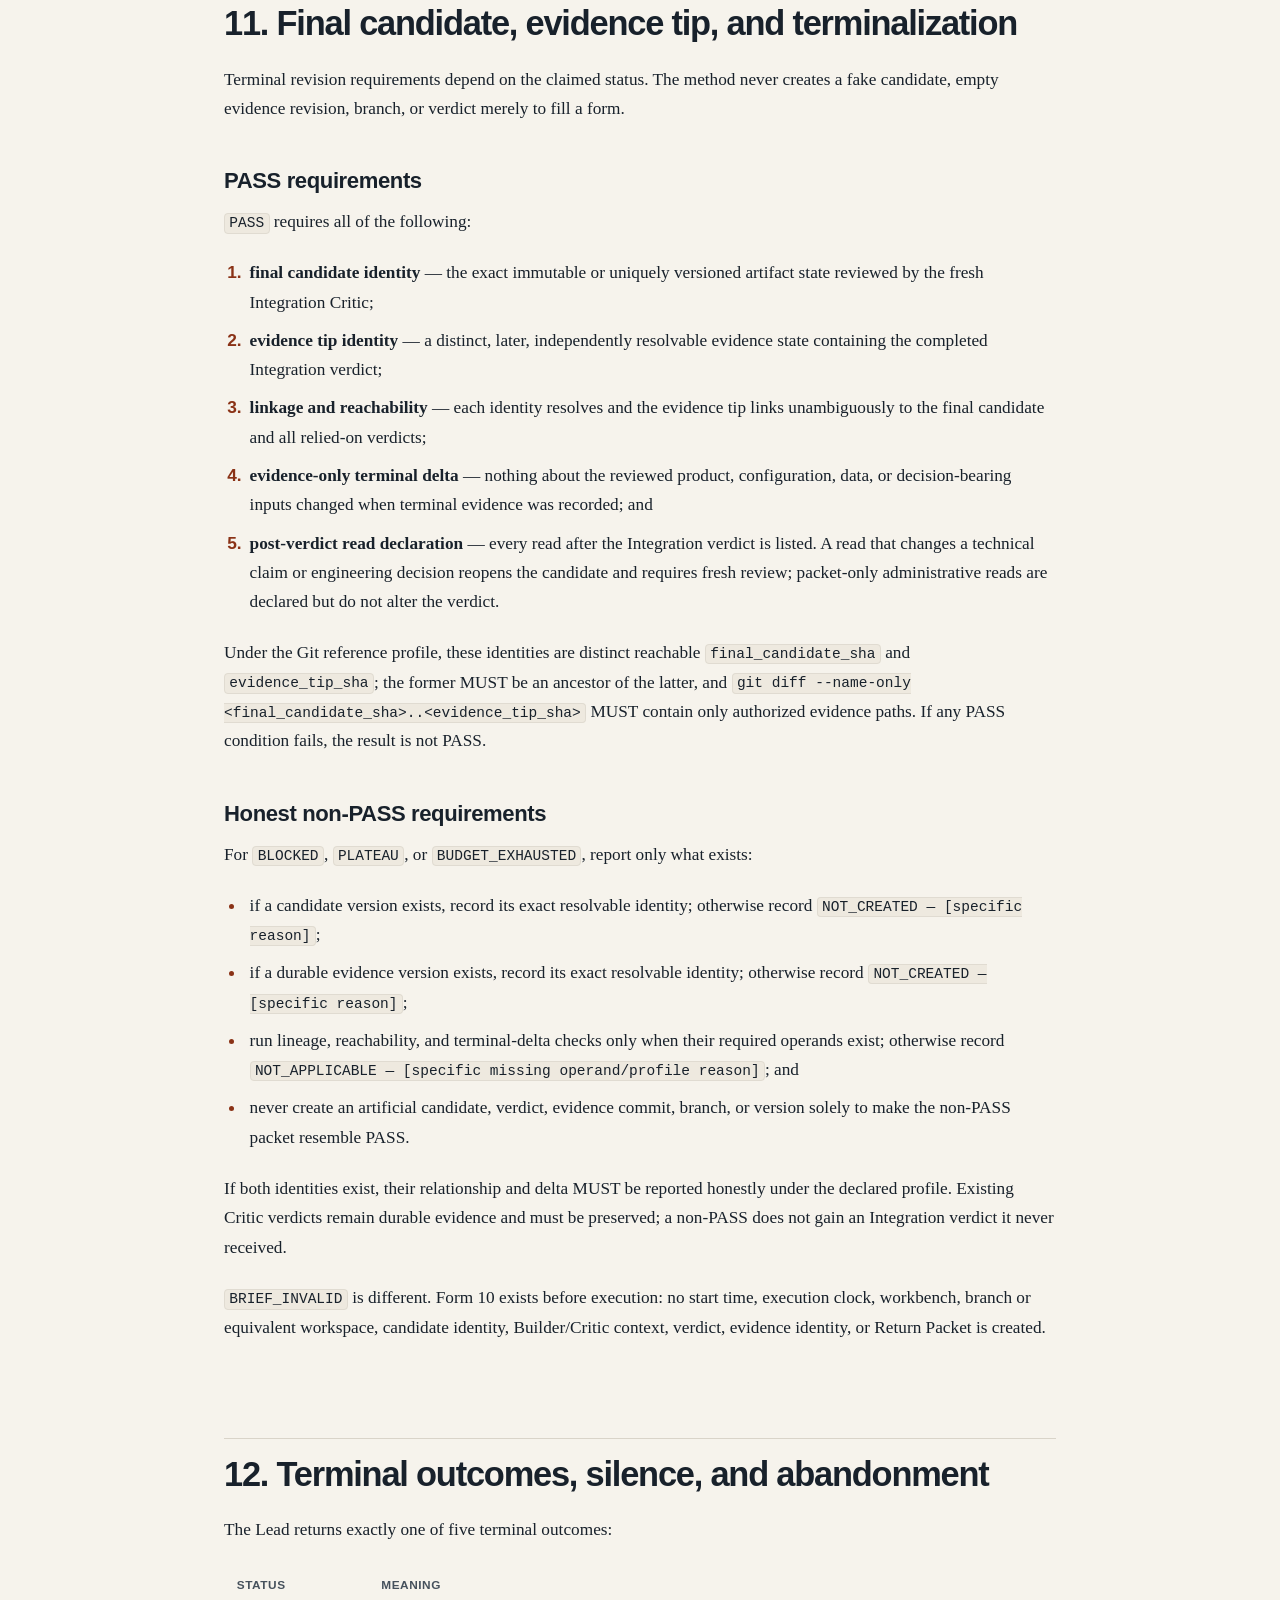
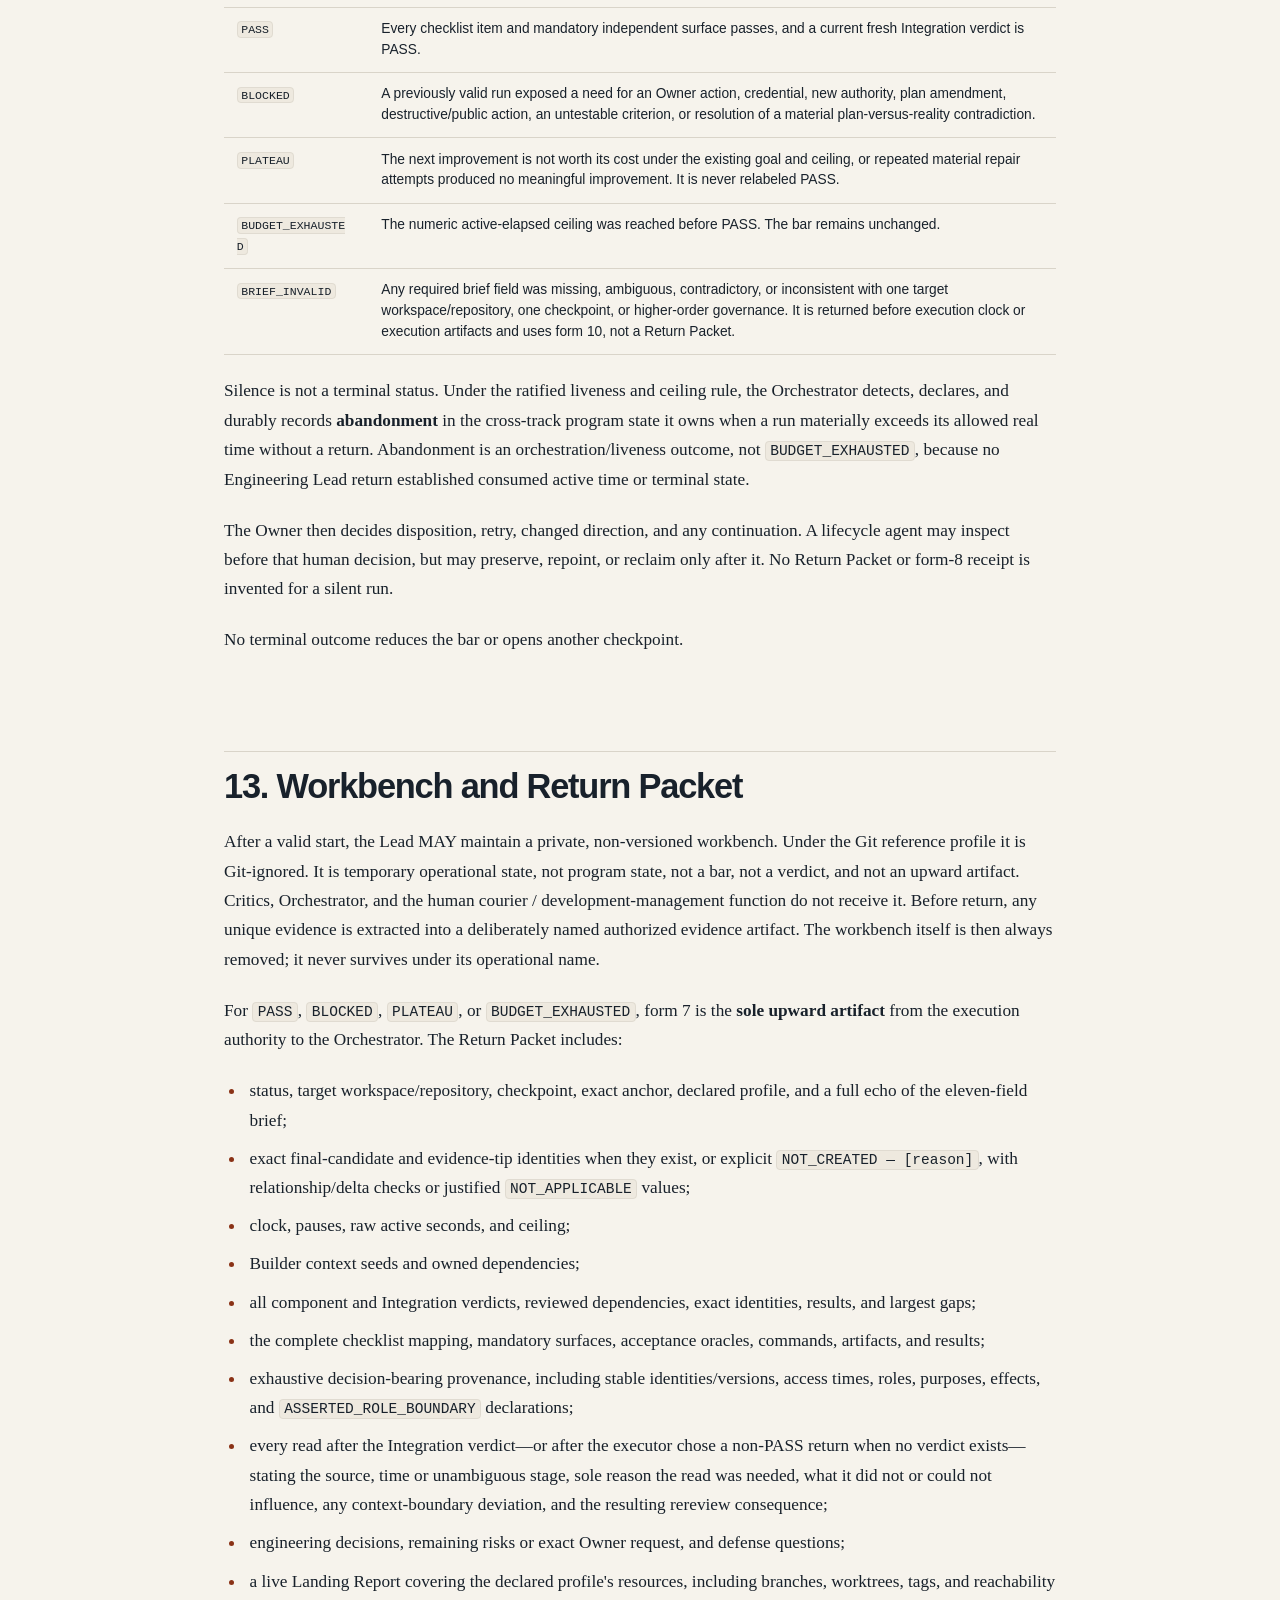
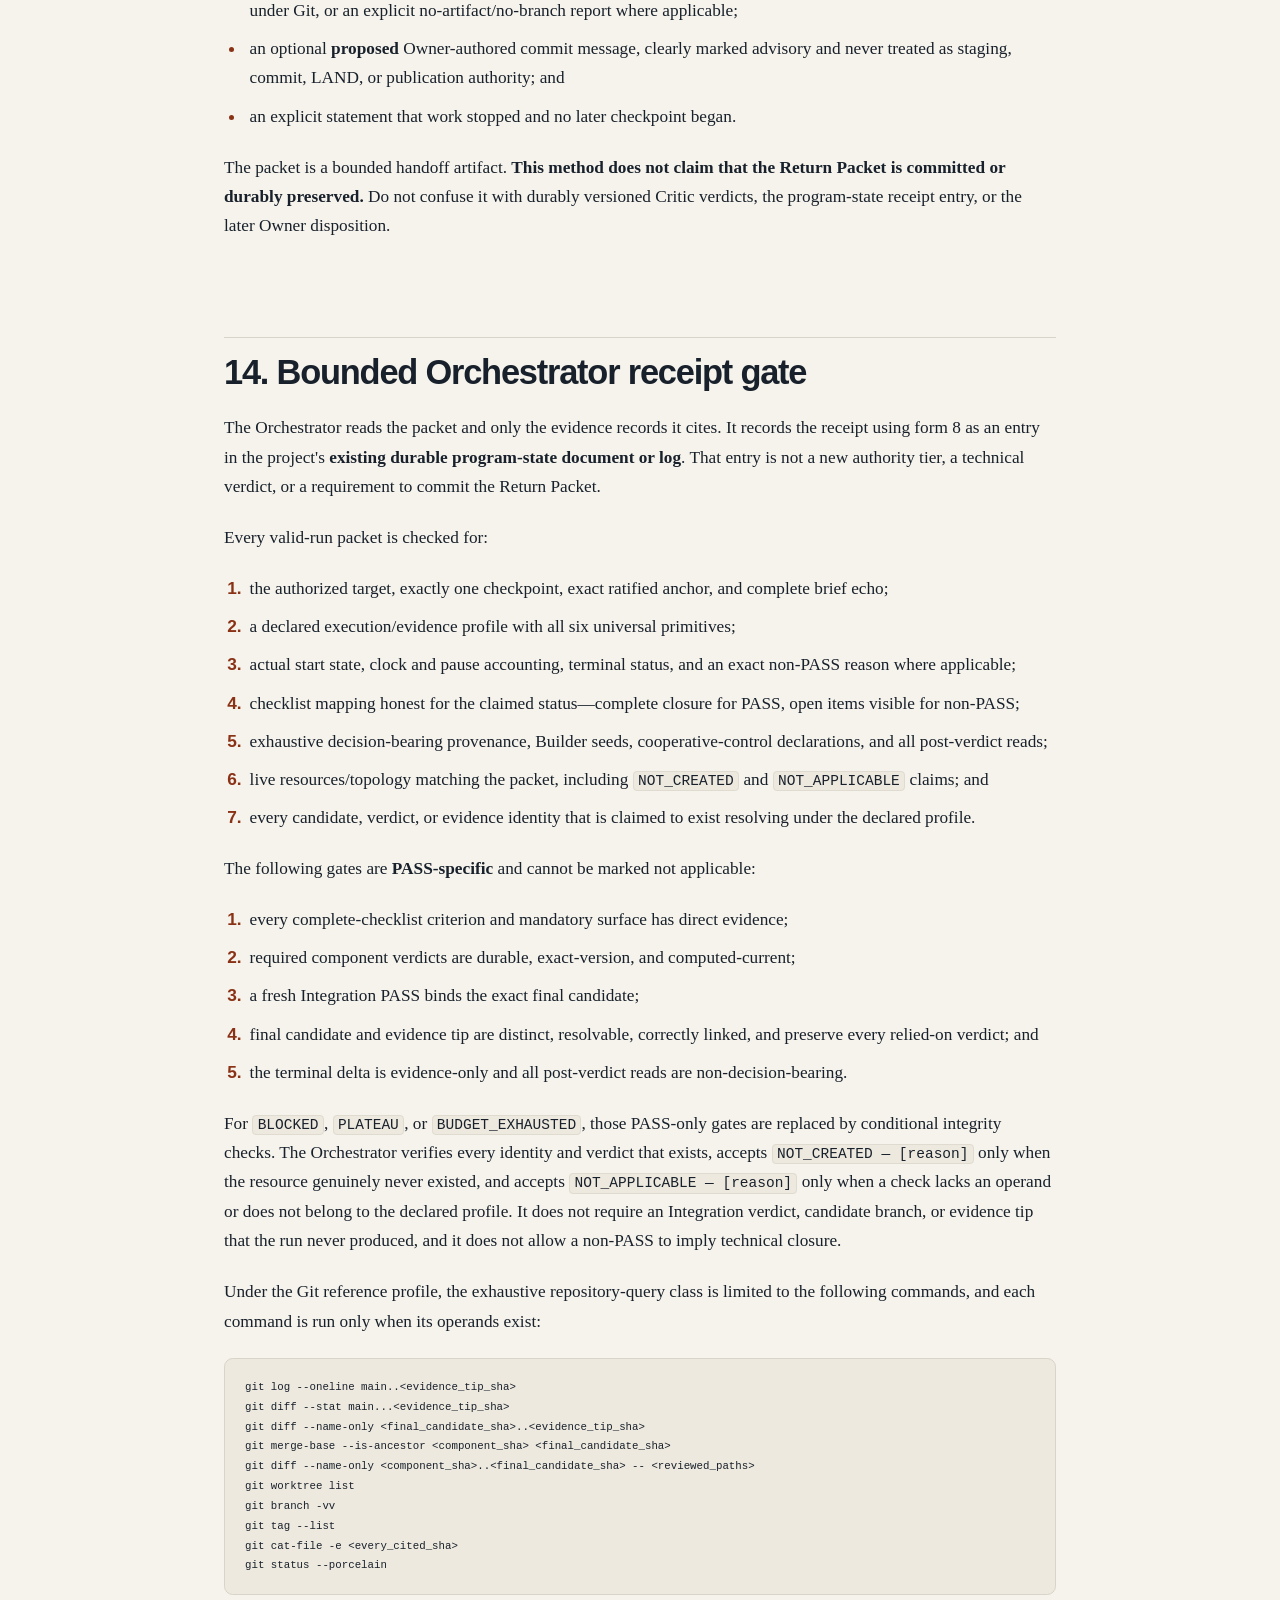
<file: RULEBOOK.html>
<!doctype html>
<html lang="en">
<head>
  <meta charset="utf-8">
  <meta name="viewport" content="width=device-width, initial-scale=1">
  <meta http-equiv="Content-Security-Policy" content="default-src 'none'; style-src 'unsafe-inline'; img-src data:; font-src 'none'; script-src 'none'; connect-src 'none'; object-src 'none'; base-uri 'none'; form-action 'none'">
  <title>Zero-Trust Hierarchy rulebook</title>
  <meta name="description" content="The complete operating contract for Zero-Trust Hierarchy.">
  <meta name="author" content="Yarden Viktor Dejorno">
  <meta name="color-scheme" content="light dark">
  <meta property="og:title" content="Zero-Trust Hierarchy rulebook">
  <meta property="og:description" content="The complete operating contract for Zero-Trust Hierarchy.">
  <meta property="og:type" content="article">
  <meta property="og:url" content="https://hrsi56.github.io/Zero-Trust-Hierarchy/RULEBOOK.html">
  <meta name="twitter:card" content="summary">
  <meta name="twitter:title" content="Zero-Trust Hierarchy rulebook">
  <meta name="twitter:description" content="The complete operating contract for Zero-Trust Hierarchy.">
  <link rel="canonical" href="https://hrsi56.github.io/Zero-Trust-Hierarchy/RULEBOOK.html">
  <link rel="icon" href="data:,">
  <style>
:root {
  color-scheme: light dark;
  --page: #f6f3ec;
  --surface: #fffdf8;
  --surface-raised: #ffffff;
  --ink: #18212b;
  --ink-soft: #46515c;
  --ink-faint: #626c75;
  --accent: #8a3216;
  --accent-soft: #f2dfd5;
  --rule: #d9d4c9;
  --code: #eee9df;
  --focus: #0b6bcb;
  --shadow: 0 1rem 3rem rgb(35 28 19 / 8%);
  --diagram-shadow: 0 .4rem 1.35rem rgb(35 28 19 / 4%);
  --measure: 44rem;
  --wide: 76rem;
  --serif: Charter, "Bitstream Charter", "Iowan Old Style", "Palatino Linotype", Palatino,
    Georgia, serif;
  --sans: Inter, ui-sans-serif, -apple-system, BlinkMacSystemFont, "Segoe UI", sans-serif;
  --mono: ui-monospace, "SFMono-Regular", Consolas, "Liberation Mono", Menlo, monospace;

  /* The committed Mermaid rendering maps its palette to these semantic variables. */
  --diagram-bg: transparent;
  --diagram-panel: #f2eee5;
  --diagram-ink: var(--ink);
  --diagram-muted: var(--ink-soft);
  --diagram-accent: var(--accent);
  --diagram-line: #7f7669;
}

@media (prefers-color-scheme: dark) {
  :root {
    --page: #101516;
    --surface: #171d1f;
    --surface-raised: #1c2325;
    --ink: #f0eee8;
    --ink-soft: #c2c8c8;
    --ink-faint: #9ea8a9;
    --accent: #ffad7a;
    --accent-soft: #422b22;
    --rule: #384143;
    --code: #20282a;
    --focus: #7fc3ff;
    --shadow: 0 1rem 3rem rgb(0 0 0 / 24%);
    --diagram-shadow: 0 .4rem 1.35rem rgb(0 0 0 / 10%);
    --diagram-bg: transparent;
    --diagram-panel: #222b2d;
    --diagram-line: #98a3a4;
  }
}

/* Stable hooks let accessibility tests force either palette without runtime JavaScript. */
html[data-theme="light"] {
  color-scheme: light;
  --page: #f6f3ec;
  --surface: #fffdf8;
  --surface-raised: #ffffff;
  --ink: #18212b;
  --ink-soft: #46515c;
  --ink-faint: #626c75;
  --accent: #8a3216;
  --accent-soft: #f2dfd5;
  --rule: #d9d4c9;
  --code: #eee9df;
  --focus: #0b6bcb;
  --shadow: 0 1rem 3rem rgb(35 28 19 / 8%);
  --diagram-shadow: 0 .4rem 1.35rem rgb(35 28 19 / 4%);
  --diagram-bg: transparent;
  --diagram-ink: var(--ink);
  --diagram-muted: var(--ink-soft);
  --diagram-accent: var(--accent);
  --diagram-panel: #f2eee5;
  --diagram-line: #7f7669;
}

html[data-theme="dark"] {
  color-scheme: dark;
  --page: #101516;
  --surface: #171d1f;
  --surface-raised: #1c2325;
  --ink: #f0eee8;
  --ink-soft: #c2c8c8;
  --ink-faint: #9ea8a9;
  --accent: #ffad7a;
  --accent-soft: #422b22;
  --rule: #384143;
  --code: #20282a;
  --focus: #7fc3ff;
  --shadow: 0 1rem 3rem rgb(0 0 0 / 24%);
  --diagram-shadow: 0 .4rem 1.35rem rgb(0 0 0 / 10%);
  --diagram-bg: transparent;
  --diagram-ink: var(--ink);
  --diagram-muted: var(--ink-soft);
  --diagram-accent: var(--accent);
  --diagram-panel: #222b2d;
  --diagram-line: #98a3a4;
}

*,
*::before,
*::after {
  box-sizing: border-box;
}

html {
  scroll-behavior: smooth;
  -webkit-text-size-adjust: 100%;
}

body {
  margin: 0;
  background: var(--page);
  background:
    radial-gradient(circle at 50% -14rem, color-mix(in srgb, var(--accent) 10%, transparent), transparent 35rem),
    var(--page);
  color: var(--ink);
  font-family: var(--serif);
  font-size: clamp(1rem, .97rem + .16vw, 1.08rem);
  line-height: 1.7;
  text-rendering: optimizeLegibility;
}

a {
  color: var(--accent);
  text-decoration-thickness: .08em;
  text-underline-offset: .17em;
}

a:hover {
  text-decoration-thickness: .14em;
}

a:focus-visible,
button:focus-visible,
[tabindex]:focus-visible {
  border-radius: .15rem;
  outline: .18rem solid var(--focus);
  outline-offset: .2rem;
}

.skip-link {
  position: fixed;
  z-index: 20;
  top: .75rem;
  left: .75rem;
  padding: .55rem .8rem;
  transform: translateY(-180%);
  border-radius: .35rem;
  background: var(--ink);
  color: var(--page);
  font: 700 .85rem/1.2 var(--sans);
}

.skip-link:focus {
  transform: none;
}

.site-header {
  border-bottom: 1px solid color-mix(in srgb, var(--rule) 72%, transparent);
  background: color-mix(in srgb, var(--page) 88%, transparent);
}

.site-header__inner,
.site-footer__inner {
  display: flex;
  width: min(calc(100% - 2rem), var(--wide));
  margin-inline: auto;
  align-items: center;
  justify-content: space-between;
  gap: 1.5rem;
}

.site-header__inner {
  min-height: 4rem;
}

.site-name {
  color: var(--ink);
  font: 750 .85rem/1.2 var(--sans);
  letter-spacing: .035em;
  text-decoration: none;
}

.site-nav {
  display: flex;
  flex-wrap: wrap;
  justify-content: flex-end;
  gap: .4rem 1rem;
  font: 650 .78rem/1.35 var(--sans);
}

.site-nav a {
  color: var(--ink-soft);
  text-decoration: none;
}

.site-nav a:hover {
  color: var(--accent);
  text-decoration: underline;
}

main {
  overflow: clip;
}

.article {
  width: min(calc(100% - 2.25rem), var(--measure));
  margin-inline: auto;
  padding: clamp(3.5rem, 8vw, 6.75rem) 0 clamp(4.5rem, 9vw, 7rem);
}

.article > h1 {
  max-width: 14ch;
  margin: 0 0 1rem;
  font-family: var(--sans);
  font-size: clamp(2.65rem, 8vw, 5.9rem);
  font-weight: 760;
  letter-spacing: -.055em;
  line-height: .96;
  text-wrap: balance;
}

.article > h1 + p {
  max-width: 35rem;
  margin: 0 0 clamp(2.25rem, 5vw, 3.75rem);
  color: var(--ink-soft);
  font-family: var(--sans);
  font-size: clamp(1.18rem, 1.02rem + .78vw, 1.58rem);
  line-height: 1.42;
  text-wrap: balance;
}

.sixty-second {
  width: min(calc(100vw - 2rem), var(--wide));
  margin: 0 0 clamp(3.5rem, 7vw, 5.5rem) 50%;
  padding: clamp(1.4rem, 3vw, 2.25rem);
  transform: translateX(-50%);
  border: 1px solid color-mix(in srgb, var(--rule) 82%, transparent);
  border-radius: .85rem;
  background:
    linear-gradient(135deg, color-mix(in srgb, var(--accent-soft) 48%, transparent), transparent 42%),
    var(--surface);
  box-shadow: var(--shadow);
}

.sixty-second h2 {
  margin: 0 0 1.35rem;
  padding: 0;
  border: 0;
  font-size: clamp(1.45rem, 1.2rem + .85vw, 2rem);
}

.sixty-second__grid {
  display: grid;
  grid-template-columns: repeat(3, minmax(0, 1fr));
  gap: 0;
}

.sixty-second__item {
  padding-inline: clamp(1rem, 2.4vw, 1.7rem);
}

.sixty-second__item:first-child {
  padding-left: 0;
}

.sixty-second__item:last-child {
  padding-right: 0;
}

.sixty-second__item + .sixty-second__item {
  border-left: 1px solid var(--rule);
}

.sixty-second h3 {
  margin: 0 0 .55rem;
  font-size: clamp(1rem, .94rem + .22vw, 1.13rem);
  letter-spacing: -.012em;
}

.sixty-second__item p {
  margin: 0;
  color: var(--ink-soft);
  font: .88rem/1.58 var(--sans);
}

.sixty-second__cta {
  display: flex;
  gap: 1.25rem;
  align-items: center;
  justify-content: space-between;
  margin-top: 1.55rem;
  padding-top: 1.3rem;
  border-top: 1px solid var(--rule);
  font-family: var(--sans);
}

.sixty-second__cta-copy {
  display: grid;
  gap: .15rem;
  max-width: 42rem;
  color: var(--ink-soft);
  font-size: .86rem;
  line-height: 1.45;
}

.sixty-second__cta-copy strong {
  color: var(--ink);
  font-size: .93rem;
}

.sixty-second__button {
  display: inline-flex;
  flex: 0 0 auto;
  gap: .45rem;
  align-items: center;
  padding: .72rem .95rem;
  border: 1px solid var(--accent);
  border-radius: 999px;
  background: var(--accent);
  color: var(--surface-raised);
  font: 750 .78rem/1 var(--sans);
  text-decoration: none;
  white-space: nowrap;
}

.sixty-second__button:hover {
  transform: translateY(-1px);
  text-decoration: none;
}

.article--reference,
.article--form,
.article--forms-index {
  width: min(calc(100% - 2.25rem), 52rem);
  padding-top: clamp(3rem, 6vw, 5rem);
}

.article--reference > h1,
.article--form > h1,
.article--forms-index > h1 {
  max-width: 24ch;
  font-size: clamp(2.15rem, 1.7rem + 2.3vw, 3.8rem);
  line-height: 1.03;
}

.article--reference > h1 + p,
.article--form > h1 + p,
.article--forms-index > h1 + p {
  max-width: 44rem;
  margin-bottom: clamp(2.5rem, 5vw, 4rem);
  font-size: clamp(1.05rem, 1rem + .3vw, 1.2rem);
  line-height: 1.55;
}

.form-index {
  display: grid;
  gap: .7rem;
  padding: 0;
  list-style: none;
  counter-reset: form;
}

.form-index li {
  counter-increment: form;
  display: grid;
  grid-template-columns: 2.25rem minmax(0, 1fr);
  gap: .8rem;
  align-items: baseline;
  margin: 0;
  padding: .9rem 0;
  border-bottom: 1px solid var(--rule);
  font-family: var(--sans);
}

.form-index li::before {
  content: counter(form, decimal-leading-zero);
  color: var(--ink-faint);
  font: 700 .74rem/1 var(--mono);
  letter-spacing: .04em;
}

h2,
h3,
h4 {
  color: var(--ink);
  font-family: var(--sans);
  line-height: 1.2;
  text-wrap: balance;
}

h2 {
  margin: clamp(3.8rem, 8vw, 6rem) 0 1.25rem;
  padding-top: .9rem;
  border-top: 1px solid var(--rule);
  font-size: clamp(1.65rem, 1.35rem + 1vw, 2.25rem);
  letter-spacing: -.035em;
}

h3 {
  margin: 2.8rem 0 .8rem;
  font-size: clamp(1.2rem, 1.1rem + .35vw, 1.45rem);
  letter-spacing: -.018em;
}

h4 {
  margin: 2rem 0 .65rem;
  font-size: 1rem;
  letter-spacing: .015em;
}

p,
ul,
ol,
blockquote,
pre,
table {
  margin-top: 0;
  margin-bottom: 1.35rem;
}

strong {
  font-weight: 700;
}

ul,
ol {
  padding-left: 1.4rem;
}

li {
  padding-left: .2rem;
}

li + li {
  margin-top: .55rem;
}

li::marker {
  color: var(--accent);
  font-family: var(--sans);
  font-weight: 750;
}

blockquote {
  margin-inline: 0;
  padding: .15rem 0 .15rem 1.25rem;
  border-left: .2rem solid var(--accent);
  color: var(--ink-soft);
  font-size: 1.06em;
}

blockquote > :last-child {
  margin-bottom: 0;
}

code,
pre,
kbd {
  font-family: var(--mono);
}

code {
  padding: .08em .3em;
  border: 1px solid color-mix(in srgb, var(--rule) 65%, transparent);
  border-radius: .25rem;
  background: var(--code);
  font-size: .84em;
  overflow-wrap: anywhere;
}

pre {
  max-width: 100%;
  padding: 1.15rem 1.25rem;
  overflow-x: auto;
  border: 1px solid var(--rule);
  border-radius: .55rem;
  background: var(--code);
  font-size: .8rem;
  line-height: 1.55;
  tab-size: 2;
  white-space: pre-wrap;
  overflow-wrap: anywhere;
}

pre code {
  padding: 0;
  border: 0;
  background: transparent;
  overflow-wrap: anywhere;
  white-space: inherit;
}

table {
  display: block;
  width: 100%;
  overflow-x: auto;
  border-collapse: collapse;
  font-family: var(--sans);
  font-size: .86rem;
  line-height: 1.5;
}

th,
td {
  min-width: 9rem;
  padding: .72rem .8rem;
  border-bottom: 1px solid var(--rule);
  text-align: left;
  vertical-align: top;
}

th {
  color: var(--ink-soft);
  font-size: .74rem;
  letter-spacing: .045em;
  text-transform: uppercase;
}

hr {
  margin: 4rem 0;
  border: 0;
  border-top: 1px solid var(--rule);
}

.hierarchy-diagram {
  width: min(calc(100vw - 2rem), var(--wide));
  margin: clamp(2.5rem, 6vw, 4rem) 0 clamp(3.5rem, 7vw, 5.25rem) 50%;
  transform: translateX(-50%);
}

.diagram-navigation {
  display: flex;
  flex-wrap: wrap;
  gap: .4rem;
  align-items: center;
  justify-content: center;
  margin: 0 0 .65rem;
  font: 650 .72rem/1.25 var(--sans);
}

.diagram-navigation a {
  padding: .35rem .6rem;
  border: 1px solid color-mix(in srgb, var(--rule) 72%, transparent);
  border-radius: 999px;
  background: var(--surface);
  color: var(--ink-soft);
  text-decoration: none;
}

.diagram-navigation a:hover {
  border-color: var(--accent);
  color: var(--accent);
}

.diagram-navigation a:focus-visible {
  outline: .18rem solid var(--focus);
  outline-offset: .15rem;
}

/* The figure never scrolls. It carries two authored layouts of the same diagram and shows
   the one the viewport can hold at legible text sizes: the landscape drawing only while it
   can stay near its native size, the portrait column everywhere below that. */
.diagram-layout {
  margin-inline: auto;
}

.diagram-layout svg {
  display: block;
  width: 100%;
  height: auto;
}

.diagram-layout--wide {
  display: none;
  max-width: var(--diagram-native-width, 73.75rem);
}

.diagram-layout--stacked {
  max-width: 26rem;
}

@media (min-width: 72rem) {
  .diagram-layout--wide {
    display: block;
  }

  .diagram-layout--stacked {
    display: none;
  }
}

.hierarchy-diagram figcaption {
  width: min(100%, var(--measure));
  margin: .8rem auto 0;
  color: var(--ink-faint);
  font: .78rem/1.5 var(--sans);
  text-align: center;
}

.site-footer {
  border-top: 1px solid var(--rule);
  color: var(--ink-faint);
  font: .78rem/1.55 var(--sans);
}

.site-footer__inner {
  align-items: flex-start;
  padding-block: 1.5rem 2.25rem;
}

.site-footer p {
  max-width: 46rem;
  margin: 0;
}

.site-footer a {
  color: inherit;
}

.builder-cta {
  position: fixed;
  z-index: 10;
  right: max(1rem, env(safe-area-inset-right));
  bottom: max(1rem, env(safe-area-inset-bottom));
  display: inline-flex;
  gap: .45rem;
  align-items: center;
  padding: .62rem .85rem;
  border: 1px solid color-mix(in srgb, var(--accent) 68%, var(--rule));
  border-radius: 999px;
  background: var(--accent);
  box-shadow: 0 .55rem 1.6rem rgb(20 14 10 / 20%);
  color: var(--surface-raised);
  font: 750 .75rem/1 var(--sans);
  letter-spacing: .015em;
  text-decoration: none;
}

.builder-cta:hover {
  transform: translateY(-1px);
  text-decoration: none;
}

/* The 60-second section carries its own Builder CTA in the same bottom-right
   corner as the floating pill, so the pill yields while that section is on
   screen. The name is declared on the section but read by the pill, which sits
   outside <main>, so `timeline-scope` hoists it to a common ancestor. This is a
   progressive enhancement: where scroll-driven timelines are unsupported the
   pill simply stays visible. Visibility keeps the hidden pill out of the tab
   order rather than leaving an invisible link focusable. */
@supports (animation-timeline: view()) and (timeline-scope: --sixty-second) {
  :root {
    timeline-scope: --sixty-second;
  }

  .sixty-second {
    view-timeline-name: --sixty-second;
  }

  .builder-cta {
    animation-name: builder-cta-yield;
    animation-fill-mode: both;
    animation-timing-function: linear;
    animation-timeline: --sixty-second;
  }

  @keyframes builder-cta-yield {
    0% {
      opacity: 1;
      visibility: visible;
    }

    6%,
    94% {
      opacity: 0;
      visibility: hidden;
    }

    100% {
      opacity: 1;
      visibility: visible;
    }
  }
}

@media (max-width: 42rem) {
  .site-header__inner,
  .site-footer__inner {
    align-items: flex-start;
    flex-direction: column;
    gap: .7rem;
    padding-block: .85rem;
  }

  .site-nav {
    justify-content: flex-start;
  }

  .article {
    width: min(calc(100% - 1.5rem), var(--measure));
    padding-top: 3.2rem;
  }

  .article--reference,
  .article--form,
  .article--forms-index {
    width: min(calc(100% - 1.5rem), 52rem);
  }

  .article > h1 {
    max-width: 11ch;
  }

  .sixty-second {
    width: calc(100vw - 1rem);
    padding: 1.15rem;
  }

  .sixty-second__grid {
    grid-template-columns: 1fr;
  }

  .sixty-second__item {
    padding: 1rem 0;
  }

  .sixty-second__item:first-child {
    padding-top: 0;
  }

  .sixty-second__item:last-child {
    padding-bottom: 0;
  }

  .sixty-second__item + .sixty-second__item {
    border-top: 1px solid var(--rule);
    border-left: 0;
  }

  .sixty-second__cta {
    align-items: stretch;
    flex-direction: column;
  }

  .sixty-second__button {
    justify-content: center;
    white-space: normal;
  }

  .article--reference > h1,
  .article--form > h1,
  .article--forms-index > h1 {
    max-width: 22ch;
    font-size: clamp(2rem, 9vw, 3rem);
  }

  .hierarchy-diagram {
    width: calc(100vw - .75rem);
  }

  .diagram-navigation {
    gap: .3rem;
    padding-inline: .25rem;
  }

  .diagram-navigation a {
    flex: 1 1 8rem;
    padding-inline: .45rem;
    text-align: center;
  }

  .hierarchy-diagram figcaption {
    padding-inline: .75rem;
  }

  .builder-cta {
    right: max(.65rem, env(safe-area-inset-right));
    bottom: max(.65rem, env(safe-area-inset-bottom));
    padding: .58rem .75rem;
  }
}

@media (prefers-reduced-motion: reduce) {
  html {
    scroll-behavior: auto;
  }
}

@media print {
  :root,
  html[data-theme="light"],
  html[data-theme="dark"] {
    color-scheme: light;
    --page: #ffffff;
    --surface: #ffffff;
    --surface-raised: #ffffff;
    --ink: #000000;
    --ink-soft: #222222;
    --ink-faint: #444444;
    --accent: #5f210d;
    --rule: #bbbbbb;
    --code: #f4f4f4;
    --shadow: none;
    --diagram-shadow: none;
    --diagram-bg: transparent;
    --diagram-panel: #f2f2f2;
    --diagram-ink: #000000;
    --diagram-muted: #222222;
    --diagram-accent: #5f210d;
    --diagram-line: #555555;
  }

  body {
    background: #ffffff;
  }

  .site-header,
  .skip-link,
  .diagram-navigation,
  .builder-cta {
    display: none;
  }

  .article {
    width: 100%;
    padding: 0;
  }

  .hierarchy-diagram {
    width: 100%;
    margin-inline: 0;
    transform: none;
    break-inside: avoid;
  }

  /* Paper is wide enough for the landscape drawing and never long enough for the column. */
  .diagram-layout--wide {
    display: block;
    max-width: 100%;
  }

  .diagram-layout--stacked {
    display: none;
  }

  a {
    color: inherit;
  }
}
  </style>
</head>
<body>
  <a class="skip-link" href="#main-content">Skip to the main content</a>
  <header class="site-header">
    <div class="site-header__inner">
      <a class="site-name" href="index.html">Zero-Trust Hierarchy</a>
      <nav class="site-nav" aria-label="Publication">
        <a href="index.html">Article</a>
        <a href="RULEBOOK.html" aria-current="page">Rulebook</a>
        <a href="forms/index.html">Forms</a>
        <a href="builder/index.html">Builder</a>
        <a rel="external noopener noreferrer" href="https://github.com/hrsi56/Zero-Trust-Hierarchy">Source</a>
      </nav>
    </div>
  </header>
  <main id="main-content">
    <article class="article article--reference">
<h1 id="zero-trust-hierarchy-rulebook">Zero-Trust Hierarchy rulebook</h1>
<p><strong>Zero-trust is a method metaphor for refusing unsupported success claims. It is not a cybersecurity threat model.</strong> In this method, no role promotes its own claim across an authority boundary. A Builder cannot turn implementation into acceptance, an Engineering Lead cannot turn a technical result into program closure, and an Orchestrator cannot turn receipt completeness into a human decision to continue.</p>
<p>This document is the complete generic operating contract for Zero-Trust Hierarchy. A project may adopt stricter controls, but it must identify them in its ratified governing documents. Ordinary Git worktrees and fresh agent contexts provide useful procedural separation; they are not operating- system sandboxes, access-control boundaries, or cryptographic proof.</p>
<p>Normative words such as <strong>MUST</strong>, <strong>MUST NOT</strong>, <strong>MAY</strong>, and <strong>SHOULD</strong> describe the contract. Statements marked <strong>verified</strong> are independently checkable from artifacts. Statements marked <strong>procedural</strong> depend on role compliance and honest declaration. Statements marked <strong>human judgment</strong> are deliberately not reducible to an automated gate.</p>
<h2 id="1-scope-and-terms">1. Scope and terms</h2>
<p>Zero-Trust Hierarchy separates five kinds of work:</p>
<ol type="1">
<li>human purpose and ratification;</li>
<li>orchestration of what runs, when, where, against which exact bar, and within which ceiling;</li>
<li>engineering decisions about how to satisfy that bar;</li>
<li>bounded construction and independent technical criticism; and</li>
<li>human disposition, landing, publication, and continuation.</li>
</ol>
<p>A <strong>checkpoint</strong> is one bounded unit of authorized work. A <strong>bar</strong> is the complete, exact, observable acceptance contract for that checkpoint. A <strong>claim</strong> is any assertion that work is correct, complete, current, authorized, landed, closed, or ready to continue. An <strong>artifact</strong> is the actual inspectable output. A <strong>candidate identity</strong> names one immutable or uniquely versioned artifact state. A <strong>verdict</strong> is a durable evidence record tied to that exact state. Under the Git reference profile, verdicts are plain Markdown committed after review. A <strong>Return Packet</strong> is the sole upward handoff from the execution authority to the Orchestrator. A <strong>receipt</strong> is an Orchestrator-authored entry in the existing durable program-state record saying whether that packet satisfies the orchestration gate; it is not a new tier or a second technical verdict. A <strong>disposition</strong> is the Architect / Owner's LAND or DISCARD decision.</p>
<h3 id="universal-invariants-and-execution-profiles">Universal invariants and execution profiles</h3>
<p>The authority boundaries are universal; Git is not. Every checkpoint brief MUST name an <strong>execution and evidence profile</strong> that supplies six equivalent primitives:</p>
<ol type="1">
<li>a target workspace or repository;</li>
<li>an immutable or uniquely versioned candidate identity;</li>
<li>an independently resolvable evidence identity that links to the candidate it judges;</li>
<li>a way to prove which reviewed dependencies changed between two candidate identities;</li>
<li>a declared isolation and write-ownership mechanism; and</li>
<li>a preservation and reclamation procedure.</li>
</ol>
<p>The <strong>Git reference profile</strong> implements those primitives with a repository, commit SHAs, ordinary worktrees, <code>reviewed_paths</code>, ancestry plus path diff, one Git writer, branches, tags, and worktree reclamation. In that profile, the terminal identities are named <code>final_candidate_sha</code> and <code>evidence_tip_sha</code>.</p>
<p>A non-Git profile MAY use immutable document revisions, content hashes, object versions, dataset snapshots, publication build IDs, or another unique and independently resolvable scheme. It MUST state the exact equivalence for identity, change detection, evidence linkage, preservation, and cleanup. Renaming a mutable file or relying on a chat summary is not equivalent.</p>
<p>The forms use <strong>candidate identity</strong> and <strong>evidence identity</strong> as universal terms and show the Git field names where useful. <code>NOT_CREATED — [reason]</code> means the artifact or identity genuinely does not exist. <code>NOT_APPLICABLE — [reason]</code> means a check has no operands or does not belong to the declared profile. Neither value may conceal missing evidence required for <code>PASS</code>.</p>
<p>The method distinguishes these events:</p>
<ul>
<li>technical <code>PASS</code>;</li>
<li>a supported Orchestrator receipt;</li>
<li>a durable program-state update;</li>
<li>the Owner's disposition decision;</li>
<li>an Owner-authored authoritative landing or publication, when LAND is chosen;</li>
<li>evidence preservation and checkpoint-resource reclamation; and</li>
<li>explicit authorization of the next checkpoint.</li>
</ul>
<p>None implies the next.</p>
<h2 id="2-authority-and-roles">2. Authority and roles</h2>
<h3 id="tier-0--architect--owner-and-governing-documents">Tier 0 — Architect / Owner and governing documents</h3>
<p>The <strong>Architect / Owner</strong> is the human source of purpose. The Owner decides what the project is trying to achieve, which outcomes matter, which tradeoffs and risks are acceptable, what is ratified, whether direction has drifted, and when a plan, priority, checkpoint, or governing rule must change. Agents may optimize execution; they do not own purpose.</p>
<p>The <strong>governing documents</strong> are durable control artifacts ratified by the Owner. They name the current plan, checkpoints, role contracts, configuration, durable state, and any management map. They do not form another autonomous agent tier.</p>
<p>The same human may appear again below the Orchestrator as the <strong>human courier / development-management function</strong>. These are two operational hats worn by one person, not two unrelated authority tiers:</p>
<ul>
<li>before execution, the Architect / Owner ratifies purpose and direction;</li>
<li>after a bounded return, the human judges direction, veto, disposition, and continuation.</li>
</ul>
<p>The human carries the brief downward unchanged and the Return Packet upward unchanged. That transport role is intentionally minimal. The human control role is indispensable. Automating transport would not remove either control point.</p>
<h3 id="tier-1--orchestrator">Tier 1 — Orchestrator</h3>
<p>The <strong>Orchestrator</strong> owns WHAT, WHEN, WHERE, exactly one checkpoint, its exact ratified anchor, its numeric active-elapsed ceiling, durable cross-track state, packet receipt, and closure eligibility. It may route zero to arbitrarily many heterogeneous tracks.</p>
<p>The Orchestrator MUST NOT prescribe architecture, libraries, module boundaries, decomposition, agent count, internal round count, or implementation steps. It MUST NOT inspect Builder workspaces, read the Engineering Lead's workbench, review source, rerun tests, reproduce metrics, or become a second technical reviewer.</p>
<h3 id="tier-2--engineering-lead">Tier 2 — Engineering Lead</h3>
<p>The <strong>Engineering Lead</strong> owns HOW: architecture, tools, decomposition, Builder assignments, bounded workspaces, internal ordering, repair routing, single-writer integration, candidate versioning, review coordination, staleness calculation, and one terminal Return Packet. Under the Git reference profile, this includes worktrees and local candidate commits.</p>
<p>The Lead MUST NOT weaken the bar, enlarge its own ceiling, accept informal scope expansion, self-certify technical closure, write or merge to mainline, publish, choose LAND or DISCARD, or begin another checkpoint. Before the final Integration verdict exists, program-state and unrelated-track material MUST NOT influence engineering decisions. Any later read performed solely to prepare the Return Packet MUST be declared in its provenance block.</p>
<h3 id="tier-3--bounded-execution">Tier 3 — bounded execution</h3>
<p>A <strong>Builder</strong> implements one Lead-defined piece inside an exact ownership allowlist. A <strong>component Critic</strong> independently checks one immutable or uniquely versioned candidate or mandatory surface. An <strong>Integration Critic</strong> independently checks the complete final candidate and the currency of relied-on component verdicts.</p>
<p>Builders and Critics do not acquire Lead, Orchestrator, or Owner authority. A component Critic may return <code>PASS</code>, <code>FAIL</code>, or <code>BLOCKED</code> for its review. It cannot edit or redesign. The Integration Critic uses the same verdict vocabulary and cannot close the checkpoint or choose disposition.</p>
<h2 id="3-authority-precedence-and-ratification">3. Authority precedence and ratification</h2>
<p>Each adopted project MUST declare a precedence chain equivalent to:</p>
<ol type="1">
<li>Owner-ratified root governance for authority, prohibitions, and lifecycle;</li>
<li>durable program state selecting the exact ratified anchor;</li>
<li>the exact plan section containing the checkpoint bar;</li>
<li>the execution-role contract;</li>
<li>forms and static planning maps; and</li>
<li>verified workspace/repository, environment, data, and test state for facts about reality.</li>
</ol>
<p>A higher-numbered or newer-looking file is not automatically authoritative. Static maps guide planning but do not replace durable state. Actual state overrides an expected-state narrative, but it does not silently change authority or weaken the bar.</p>
<p>The project MUST identify a <strong>governance-locked set</strong> containing its root rulebook, ratified anchors, governance record, and agent configuration. No agent may modify, stage, or prepare a change to that set merely because a checkpoint would benefit. If a change is necessary, work stops and the agent names the exact file, exact change, and reason. Only the Owner may grant a narrow, one-use suspension for that edit. A suspension does not generalize to related files or later changes.</p>
<p>A bar changes only through an Owner-ratified amendment or replacement anchor followed by a new brief. A convenience extract, review finding, technical PASS, time pressure, or implementation difficulty cannot reduce it.</p>
<h2 id="4-how-a-document-becomes-an-acceptance-bar">4. How a document becomes an acceptance bar</h2>
<p>A document becomes a real bar only when all of the following hold:</p>
<ol type="1">
<li>durable state identifies its exact version as ratified;</li>
<li>the brief names that exact anchor and exactly one checkpoint;</li>
<li>the complete checkpoint checklist remains controlling;</li>
<li>the Critic receives the plan identity, version, citation, and verbatim bar excerpt;</li>
<li>the Critic verifies that excerpt in the independently resolvable cited plan version and binds the review record to both that plan version and the exact candidate identity; and</li>
<li>commands, expected results, tolerances, and observable outcomes make each criterion testable.</li>
</ol>
<p>Under the Git reference profile, the plan version is the file present at the candidate SHA. Another profile may use a separately immutable plan identity, but the candidate, plan, and verdict links must remain unambiguous.</p>
<p>Line numbers MAY help navigation but are not binding. The verbatim excerpt and exact version are load-bearing. An objective such as "make it excellent" is not a bar. A supporting extract may clarify a criterion but MUST NOT omit, replace, strengthen, or weaken the complete named checklist.</p>
<p>When a required criterion is missing or untestable, the Lead returns <code>BLOCKED</code> if the brief itself was valid but execution exposed the defect. If the brief arrived without a valid bar, the correct pre-work result is <code>BRIEF_INVALID</code>.</p>
<h2 id="5-the-checkpoint-brief">5. The checkpoint brief</h2>
<p>The Orchestrator issues one brief containing exactly these eleven required fields:</p>
<ol type="1">
<li><strong>Target workspace or repository</strong> — one unambiguous execution boundary.</li>
<li><strong>Authorized checkpoint</strong> — exactly one bounded unit.</li>
<li><strong>Ratified plan anchor</strong> — exact file and version selected by durable state.</li>
<li><strong>Expected state</strong> — expected version, workspace topology, predecessor artifacts, environment, and data where relevant.</li>
<li><strong>Observable goal</strong> — the outcome whose existence can be checked.</li>
<li><strong>Complete checklist citation and supporting extract</strong> — the full named bar, its exact citation, and faithful verbatim supporting text.</li>
<li><strong>Relevant constraints and execution/evidence profile</strong> — ratified architecture, data, method, resource, and scope constraints plus the Git reference profile or a declared equivalent mapping.</li>
<li><strong>Numeric active-elapsed ceiling</strong> — covering orientation through terminal return.</li>
<li><strong>Owner-only actions already authorized</strong> — or the explicit word <code>none</code>.</li>
<li><strong>Executor and session preconditions</strong> — required executor tier, reasoning level when governed, and fresh-session/read-scope conditions.</li>
<li><strong>Stop and return</strong> — one terminal Return Packet; no inspection, planning, or execution of a later checkpoint.</li>
</ol>
<p>The human courier carries the brief unchanged. The Lead validates all eleven fields before editing files, creating the active workbench, creating a checkpoint branch, candidate version, bounded workspace, Critic assignment, or starting the active-elapsed execution clock. Missing, ambiguous, contradictory, multi-workspace, or multi-checkpoint authorization returns form 10 as <code>BRIEF_INVALID</code>. The return lists every defect, records administrative receipt and validation timestamps, states that no execution clock or execution artifact began, and asks for an exact replacement. It is not a Return Packet.</p>
<h2 id="6-start-actual-state-and-the-clock">6. Start, actual state, and the clock</h2>
<p>For a valid brief, the first observable execution output MUST contain:</p>
<ul>
<li><code>started_at_utc</code>; and</li>
<li>verified actual state: workspace/repository identity, exact starting version, modification state, relevant environment/data state, and profile-specific topology.</li>
</ul>
<p>The contract does not mandate a timestamp-acquisition command. The chosen acquisition mechanism is an implementation choice and remains an edge to validate in each adopting environment. It MUST NOT be represented as a ratified mechanism merely because an executor selected it.</p>
<p>Actual state overrides expected-state narrative. A material mismatch is surfaced immediately. The Lead may continue only when the existing brief already authorizes the real state. If resolving the mismatch requires new authority, a changed bar, destructive work, or Owner judgment, the Lead returns <code>BLOCKED</code>. Under the Git reference profile, an unknown branch is inspected and declared to the Owner; it is neither silently deleted nor automatically grounds for refusing unrelated work.</p>
<p>Active elapsed begins at <code>started_at_utc</code> and runs through the terminal return. Record raw seconds; decimal hours are a convenience. A pause is eligible only while every Lead, Builder, Critic, Integration, test, and tool context is stopped for an already-authorized external dependency or a platform suspension. A newly required credential, authority, source, destructive action, or public action is <code>BLOCKED</code>, not an indefinite pause.</p>
<h2 id="7-engineering-decomposition-and-one-writer-integration">7. Engineering decomposition and one-writer integration</h2>
<p>After validation and state verification, the Lead chooses the implementation method. It MAY use one Builder or several, but parallel write ownership MUST be disjoint. If two Builders may write the same dependency, they are one workstream for integration purposes.</p>
<p>For every Builder context, the Lead records whether it is fresh or intentionally seeded, the seed source, its purpose, the bounded workspace, and the ownership allowlist. Builders MAY write implementation code, documents, fixtures, and tests inside that allowlist. Builder-authored tests are useful construction evidence, but they are not an independent acceptance oracle. The Critic MUST derive mandatory oracle inputs and expected results independently of the Builder.</p>
<p>Every decision-bearing source or input used by the Lead, Builder, or Critic MUST be recorded with its stable identity or version, access time, role, purpose, and effect on the decision. This includes local files, external references, data, prompts, tool outputs, supplied expected values, and intentionally seeded context. Secrets may be redacted, but their source and version cannot be silently omitted.</p>
<p>Under the Git reference profile, the Lead creates all Builder and Critic worktrees. Builders MUST NOT stage, commit, switch branches, update refs, merge, or manage worktrees. The Lead is the sole Git writer, imports only allowlisted paths, checks the resulting path set, and serially commits candidate work on the local checkpoint branch. These are procedural role restrictions; normal worktrees do not enforce them as security boundaries.</p>
<p>Under another profile, the brief MUST name the equivalent single-writer/version-publisher and the mechanism that prevents or detects overlapping writes. A Builder returns changed dependencies, commands, results, artifacts, tests, and known gaps but never a verdict on its own work.</p>
<p>In the Git reference profile, all branches and worktrees require accountable ownership, purpose, and terminal disposition. Other legitimate work may coexist. Unknown branches are inspected for tip, age, divergence, attached worktree, and unique cited SHAs, then presented to the Owner for <code>merge</code>, <code>delete</code>, or <code>leave open</code>. No agent decides their value or deletes them on its own.</p>
<h2 id="8-component-critic-protocol">8. Component Critic protocol</h2>
<p>The Lead freezes an immutable or uniquely versioned candidate before review. The component Critic receives:</p>
<ul>
<li>checkpoint and piece or surface;</li>
<li>exact candidate identity and isolated review workspace;</li>
<li>actual artifact path and decision-bearing inputs;</li>
<li>controlling plan identity, exact version, bar citation, and verbatim excerpt;</li>
<li>exact reproduction commands; and</li>
<li>expected results and tolerances.</li>
</ul>
<p>The assignment and verdict contain an exhaustive decision-bearing provenance table. Supplied expected results are bar inputs, not proof. Where independent acceptance is required, the Critic records how it independently derived the fixture, oracle, or expected value. It MAY run Builder-authored tests as additional evidence, but MUST NOT treat their embedded expectations as the independent oracle.</p>
<p>The Critic receives the artifact, not the Builder's account of it. The Lead does not supply the Builder checkout, diff, reasoning, summary, workbench, or conversation history. The Critic may not inspect a Builder workspace, edit the candidate, repair it, or redesign the project. Fresh context, read-only behavior, and withheld narrative are <strong>cooperative procedural controls</strong>. They MUST be described that way. A normal detached worktree is not an OS sandbox.</p>
<p>The Critic confirms the exact candidate identity before and after review, verifies the excerpt in the controlling plan version, runs the real commands, and writes form 5. A verdict MUST state <code>PASS</code>, <code>FAIL</code>, or <code>BLOCKED</code>, the exact candidate identity, reviewed dependencies, exact bar, decision-bearing provenance, commands, observed results, criterion comparison, and a single largest remaining gap. On PASS the gap is explicitly <code>None — bar met</code>; it is never omitted.</p>
<p>In the Git reference profile, the Lead commits the candidate first and creates a clean detached worktree at its full SHA. The Critic confirms clean HEAD before and after review and records <code>reviewed_paths</code>. A non-Git profile MUST provide equivalent immutability, identity, change detection, and review-workspace declarations.</p>
<p>On <code>FAIL</code>, the Lead routes the gap to a Builder and later launches a fresh Critic. There is no fixed round count. On Critic <code>BLOCKED</code>, the Lead either resolves the review dependency within existing authority or returns terminal <code>BLOCKED</code>. The human does not shuttle repair messages between agents.</p>
<p>A comparison is called blind only when the relevant identity mapping was actually withheld until the verdict was written. Such a run is labeled <code>COOPERATIVE_PROCEDURAL</code>, never cryptographically enforced.</p>
<h2 id="9-durable-verdicts-and-computed-staleness">9. Durable verdicts and computed staleness</h2>
<p>A completed verdict is durably recorded under the declared evidence profile <strong>after</strong> the review. Recording the verdict therefore does not alter the candidate identity it judged. Under the Git reference profile, the verdict is plain Markdown committed beside the checkpoint evidence. Verdicts remain durable evidence only while the candidate and evidence identities they cite remain independently resolvable through the declared preservation profile.</p>
<p>The set of <strong>reviewed dependencies</strong> is a soundness boundary, not bookkeeping. It MUST include every artifact, path, dataset, configuration item, or other versioned input whose content the conclusion depends on. Understatement can make reuse unsound. The Git reference profile records this set as <code>reviewed_paths</code> when those dependencies are repository paths and separately records external versioned inputs.</p>
<p>For every component verdict relied on by the final candidate, the Lead and Integration Critic compute currency using the declared profile. The universal test is: the reviewed candidate must be in the final candidate's valid version lineage, and none of the declared reviewed dependencies may have changed.</p>
<p>Under the Git reference profile:</p>
<ol type="1">
<li>the verdict's candidate SHA MUST be an ancestor of <code>final_candidate_sha</code>; and</li>
<li><code>git diff --name-only &lt;component_sha&gt;..&lt;final_candidate_sha&gt; -- &lt;reviewed_paths&gt;</code> MUST be empty.</li>
</ol>
<p>If either condition fails, that verdict is stale. A repair reruns exactly the Critics whose reviewed dependencies changed. Unaffected, computed-current verdicts remain valid. A later external write to a reviewed dependency triggers the same rule; it is reported and attributed, not silently reconciled. A non-Git profile MUST record the equivalent lineage and dependency-change query.</p>
<h2 id="10-fresh-integration-review">10. Fresh Integration review</h2>
<p>When product changes stop, the Lead designates the exact final candidate identity. A fresh Integration Critic uses a different declared review context at that exact version and receives the complete checkpoint bar, all component verdicts, reproduction commands, and relevant fixed inputs. Under the Git reference profile, this identity is <code>final_candidate_sha</code> and the review context is a clean detached worktree at that SHA.</p>
<p>Integration verifies:</p>
<ol type="1">
<li>every item in the complete checklist against direct evidence;</li>
<li>existence, PASS status, valid lineage, and dependency currency of every relied-on component verdict under the declared profile;</li>
<li>every declared reviewed dependency exists and resolves at the final candidate;</li>
<li>cross-component contracts and hard invariants;</li>
<li>recomputed metrics or outputs where applicable;</li>
<li>clean-environment reproducibility and documentation consistency; and</li>
<li>absence of unauthorized later-checkpoint work.</li>
</ol>
<p>Integration uses form 5 and does not redesign. <code>FAIL</code> re-enters the repair loop and triggers selective component re-review. Technical <code>PASS</code> requires the complete bar, every applicable mandatory independent surface, and a current fresh Integration PASS. Neither the Builder nor Lead may self-certify it.</p>
<h2 id="11-final-candidate-evidence-tip-and-terminalization">11. Final candidate, evidence tip, and terminalization</h2>
<p>Terminal revision requirements depend on the claimed status. The method never creates a fake candidate, empty evidence revision, branch, or verdict merely to fill a form.</p>
<h3 id="pass-requirements">PASS requirements</h3>
<p><code>PASS</code> requires all of the following:</p>
<ol type="1">
<li><strong>final candidate identity</strong> — the exact immutable or uniquely versioned artifact state reviewed by the fresh Integration Critic;</li>
<li><strong>evidence tip identity</strong> — a distinct, later, independently resolvable evidence state containing the completed Integration verdict;</li>
<li><strong>linkage and reachability</strong> — each identity resolves and the evidence tip links unambiguously to the final candidate and all relied-on verdicts;</li>
<li><strong>evidence-only terminal delta</strong> — nothing about the reviewed product, configuration, data, or decision-bearing inputs changed when terminal evidence was recorded; and</li>
<li><strong>post-verdict read declaration</strong> — every read after the Integration verdict is listed. A read that changes a technical claim or engineering decision reopens the candidate and requires fresh review; packet-only administrative reads are declared but do not alter the verdict.</li>
</ol>
<p>Under the Git reference profile, these identities are distinct reachable <code>final_candidate_sha</code> and <code>evidence_tip_sha</code>; the former MUST be an ancestor of the latter, and <code>git diff --name-only &lt;final_candidate_sha&gt;..&lt;evidence_tip_sha&gt;</code> MUST contain only authorized evidence paths. If any PASS condition fails, the result is not PASS.</p>
<h3 id="honest-non-pass-requirements">Honest non-PASS requirements</h3>
<p>For <code>BLOCKED</code>, <code>PLATEAU</code>, or <code>BUDGET_EXHAUSTED</code>, report only what exists:</p>
<ul>
<li>if a candidate version exists, record its exact resolvable identity; otherwise record <code>NOT_CREATED — [specific reason]</code>;</li>
<li>if a durable evidence version exists, record its exact resolvable identity; otherwise record <code>NOT_CREATED — [specific reason]</code>;</li>
<li>run lineage, reachability, and terminal-delta checks only when their required operands exist; otherwise record <code>NOT_APPLICABLE — [specific missing operand/profile reason]</code>; and</li>
<li>never create an artificial candidate, verdict, evidence commit, branch, or version solely to make the non-PASS packet resemble PASS.</li>
</ul>
<p>If both identities exist, their relationship and delta MUST be reported honestly under the declared profile. Existing Critic verdicts remain durable evidence and must be preserved; a non-PASS does not gain an Integration verdict it never received.</p>
<p><code>BRIEF_INVALID</code> is different. Form 10 exists before execution: no start time, execution clock, workbench, branch or equivalent workspace, candidate identity, Builder/Critic context, verdict, evidence identity, or Return Packet is created.</p>
<h2 id="12-terminal-outcomes-silence-and-abandonment">12. Terminal outcomes, silence, and abandonment</h2>
<p>The Lead returns exactly one of five terminal outcomes:</p>
<table>
<thead>
<tr>
<th>Status</th>
<th>Meaning</th>
</tr>
</thead>
<tbody>
<tr>
<td><code>PASS</code></td>
<td>Every checklist item and mandatory independent surface passes, and a current fresh Integration verdict is PASS.</td>
</tr>
<tr>
<td><code>BLOCKED</code></td>
<td>A previously valid run exposed a need for an Owner action, credential, new authority, plan amendment, destructive/public action, an untestable criterion, or resolution of a material plan-versus-reality contradiction.</td>
</tr>
<tr>
<td><code>PLATEAU</code></td>
<td>The next improvement is not worth its cost under the existing goal and ceiling, or repeated material repair attempts produced no meaningful improvement. It is never relabeled PASS.</td>
</tr>
<tr>
<td><code>BUDGET_EXHAUSTED</code></td>
<td>The numeric active-elapsed ceiling was reached before PASS. The bar remains unchanged.</td>
</tr>
<tr>
<td><code>BRIEF_INVALID</code></td>
<td>Any required brief field was missing, ambiguous, contradictory, or inconsistent with one target workspace/repository, one checkpoint, or higher-order governance. It is returned before execution clock or execution artifacts and uses form 10, not a Return Packet.</td>
</tr>
</tbody>
</table>
<p>Silence is not a terminal status. Under the ratified liveness and ceiling rule, the Orchestrator detects, declares, and durably records <strong>abandonment</strong> in the cross-track program state it owns when a run materially exceeds its allowed real time without a return. Abandonment is an orchestration/liveness outcome, not <code>BUDGET_EXHAUSTED</code>, because no Engineering Lead return established consumed active time or terminal state.</p>
<p>The Owner then decides disposition, retry, changed direction, and any continuation. A lifecycle agent may inspect before that human decision, but may preserve, repoint, or reclaim only after it. No Return Packet or form-8 receipt is invented for a silent run.</p>
<p>No terminal outcome reduces the bar or opens another checkpoint.</p>
<h2 id="13-workbench-and-return-packet">13. Workbench and Return Packet</h2>
<p>After a valid start, the Lead MAY maintain a private, non-versioned workbench. Under the Git reference profile it is Git-ignored. It is temporary operational state, not program state, not a bar, not a verdict, and not an upward artifact. Critics, Orchestrator, and the human courier / development-management function do not receive it. Before return, any unique evidence is extracted into a deliberately named authorized evidence artifact. The workbench itself is then always removed; it never survives under its operational name.</p>
<p>For <code>PASS</code>, <code>BLOCKED</code>, <code>PLATEAU</code>, or <code>BUDGET_EXHAUSTED</code>, form 7 is the <strong>sole upward artifact</strong> from the execution authority to the Orchestrator. The Return Packet includes:</p>
<ul>
<li>status, target workspace/repository, checkpoint, exact anchor, declared profile, and a full echo of the eleven-field brief;</li>
<li>exact final-candidate and evidence-tip identities when they exist, or explicit <code>NOT_CREATED — [reason]</code>, with relationship/delta checks or justified <code>NOT_APPLICABLE</code> values;</li>
<li>clock, pauses, raw active seconds, and ceiling;</li>
<li>Builder context seeds and owned dependencies;</li>
<li>all component and Integration verdicts, reviewed dependencies, exact identities, results, and largest gaps;</li>
<li>the complete checklist mapping, mandatory surfaces, acceptance oracles, commands, artifacts, and results;</li>
<li>exhaustive decision-bearing provenance, including stable identities/versions, access times, roles, purposes, effects, and <code>ASSERTED_ROLE_BOUNDARY</code> declarations;</li>
<li>every read after the Integration verdict—or after the executor chose a non-PASS return when no verdict exists—stating the source, time or unambiguous stage, sole reason the read was needed, what it did not or could not influence, any context-boundary deviation, and the resulting rereview consequence;</li>
<li>engineering decisions, remaining risks or exact Owner request, and defense questions;</li>
<li>a live Landing Report covering the declared profile's resources, including branches, worktrees, tags, and reachability under Git, or an explicit no-artifact/no-branch report where applicable;</li>
<li>an optional <strong>proposed</strong> Owner-authored commit message, clearly marked advisory and never treated as staging, commit, LAND, or publication authority; and</li>
<li>an explicit statement that work stopped and no later checkpoint began.</li>
</ul>
<p>The packet is a bounded handoff artifact. <strong>This method does not claim that the Return Packet is committed or durably preserved.</strong> Do not confuse it with durably versioned Critic verdicts, the program-state receipt entry, or the later Owner disposition.</p>
<h2 id="14-bounded-orchestrator-receipt-gate">14. Bounded Orchestrator receipt gate</h2>
<p>The Orchestrator reads the packet and only the evidence records it cites. It records the receipt using form 8 as an entry in the project's <strong>existing durable program-state document or log</strong>. That entry is not a new authority tier, a technical verdict, or a requirement to commit the Return Packet.</p>
<p>Every valid-run packet is checked for:</p>
<ol type="1">
<li>the authorized target, exactly one checkpoint, exact ratified anchor, and complete brief echo;</li>
<li>a declared execution/evidence profile with all six universal primitives;</li>
<li>actual start state, clock and pause accounting, terminal status, and an exact non-PASS reason where applicable;</li>
<li>checklist mapping honest for the claimed status—complete closure for PASS, open items visible for non-PASS;</li>
<li>exhaustive decision-bearing provenance, Builder seeds, cooperative-control declarations, and all post-verdict reads;</li>
<li>live resources/topology matching the packet, including <code>NOT_CREATED</code> and <code>NOT_APPLICABLE</code> claims; and</li>
<li>every candidate, verdict, or evidence identity that is claimed to exist resolving under the declared profile.</li>
</ol>
<p>The following gates are <strong>PASS-specific</strong> and cannot be marked not applicable:</p>
<ol type="1">
<li>every complete-checklist criterion and mandatory surface has direct evidence;</li>
<li>required component verdicts are durable, exact-version, and computed-current;</li>
<li>a fresh Integration PASS binds the exact final candidate;</li>
<li>final candidate and evidence tip are distinct, resolvable, correctly linked, and preserve every relied-on verdict; and</li>
<li>the terminal delta is evidence-only and all post-verdict reads are non-decision-bearing.</li>
</ol>
<p>For <code>BLOCKED</code>, <code>PLATEAU</code>, or <code>BUDGET_EXHAUSTED</code>, those PASS-only gates are replaced by conditional integrity checks. The Orchestrator verifies every identity and verdict that exists, accepts <code>NOT_CREATED — [reason]</code> only when the resource genuinely never existed, and accepts <code>NOT_APPLICABLE — [reason]</code> only when a check lacks an operand or does not belong to the declared profile. It does not require an Integration verdict, candidate branch, or evidence tip that the run never produced, and it does not allow a non-PASS to imply technical closure.</p>
<p>Under the Git reference profile, the exhaustive repository-query class is limited to the following commands, and each command is run only when its operands exist:</p>
<pre class="text"><code>git log --oneline main..&lt;evidence_tip_sha&gt;
git diff --stat main...&lt;evidence_tip_sha&gt;
git diff --name-only &lt;final_candidate_sha&gt;..&lt;evidence_tip_sha&gt;
git merge-base --is-ancestor &lt;component_sha&gt; &lt;final_candidate_sha&gt;
git diff --name-only &lt;component_sha&gt;..&lt;final_candidate_sha&gt; -- &lt;reviewed_paths&gt;
git worktree list
git branch -vv
git tag --list
git cat-file -e &lt;every_cited_sha&gt;
git status --porcelain</code></pre>
<p>Missing operands are recorded as <code>NOT_APPLICABLE — [specific reason]</code>, not passed. Under a non-Git profile, form 1 MUST have named the equivalent finite read-only queries for identity resolution, lineage, dependency change, evidence linkage, preservation, and live-resource inspection. The Orchestrator uses that declared query set; the evidence class does not expand because a tool is available.</p>
<p>The Orchestrator MUST NOT open or review source/content as a second reviewer, rerun tests, rederive metrics, inspect generated technical outputs, inspect Builder workspaces, or read the Lead's workbench. Those actions would collapse the authority split by creating a second technical reviewer with less context.</p>
<p>The receipt result is <strong>supported</strong> or <strong>rejected</strong>, with every failed gate item named. A supported technical PASS permits Owner disposition consideration. It does not itself land, close lifecycle, or authorize continuation. A non-PASS packet may be accepted as an honest return while still requiring the exact Owner decision or replacement brief it names.</p>
<p><code>BRIEF_INVALID</code> bypasses this gate. Form 10 returns to the Orchestrator before execution; no Return Packet or receipt of execution evidence is fabricated.</p>
<h2 id="15-human-judgment-disposition-and-continuation">15. Human judgment, disposition, and continuation</h2>
<p>When a bounded unit returns, the human in the development-management hat decides whether a technically verified result still serves the larger agenda. The Owner may accept or reject the direction, stop the project, pause a track, change priorities, request a ratified amendment, choose LAND or DISCARD, decline to continue after technical PASS, or authorize the next unit.</p>
<p>The human does not repeat the Critics' technical review. The Return Packet and receipt provide its technical and evidentiary basis. Technical correctness is not strategic correctness: an artifact may meet every written criterion while moving toward an outcome the Owner no longer wants. No autonomous tier can infer an unstated change in the Owner's goals, values, priorities, risk tolerance, or judgment.</p>
<p>Disposition is exactly one of:</p>
<ul>
<li><strong>LAND</strong> — available only after a supported PASS. The Owner accepts the exact final candidate into the profile's authoritative destination and preserves the separate evidence identity. Under the Git reference profile, the Owner performs a squash merge into mainline, reviews the staged tree, authors the mainline commit by hand, records <code>land/&lt;checkpoint&gt;</code> at that commit, and records <code>evidence/&lt;checkpoint&gt;</code> at <code>evidence_tip_sha</code>.</li>
<li><strong>DISCARD</strong> — the Owner rejects the attempt. Existing candidate and evidence identities are preserved according to the declared profile before resource reclamation. Under the Git reference profile, an existing evidence tip is preserved at <code>archive/&lt;checkpoint&gt;-attempt-&lt;k&gt;</code>. If no evidence tip exists but an existing candidate/attempt ref must retire, that archive tag preserves the exact inspected candidate or attempt tip and explicitly states that it is not an evidence tip. If an honest non-PASS created no branch, candidate, verdict, or evidence tip, the record states <code>NOT_APPLICABLE — no execution artifact existed</code>; no empty tag or commit is fabricated.</li>
</ul>
<p>No agent may perform a merge, squash, fast-forward, rebase, cherry-pick, or commit that writes mainline. Publication, remote pushes, pull requests, releases, and other public mutations are Owner-only.</p>
<p>Even after disposition and lifecycle closure, continuation requires an explicit Owner decision and a new valid Orchestrator brief. There is no automatic next checkpoint.</p>
<h2 id="16-evidence-preservation-and-reclamation">16. Evidence preservation and reclamation</h2>
<p>Lifecycle preparation begins with read-only inspection after either a supported receipt or an Orchestrator abandonment declaration recorded in durable program state. Form 9 is filled in that order: receipt/abandonment reference first, read-only inspection second, Owner decision third, and only then mutations. A prefilled disposition is invalid.</p>
<p>The universal lifecycle order is:</p>
<ol type="1">
<li>inventory every created workspace, version, evidence record, citation, and preservation target;</li>
<li>record explicit <code>NOT_CREATED</code> values for resources that never existed;</li>
<li>stop and obtain the Owner's LAND or DISCARD decision;</li>
<li>preserve every existing cited candidate/evidence identity under the declared profile;</li>
<li>verify preservation and repoint every live citation away from a resource that will retire;</li>
<li>reclaim only resources created for this checkpoint; and</li>
<li>record final resource state and lifecycle closure in durable program state.</li>
</ol>
<p>For an honest no-branch/no-artifact non-PASS, preservation, repointing, and deletion steps are <code>NOT_APPLICABLE</code> with reasons. Lifecycle can close after Owner DISCARD once inspection verifies that nothing exists to preserve or reclaim. The method never creates an artifact in order to delete it.</p>
<p>Under the Git reference profile, no ref may be deleted unless its cited SHAs are reachable from a verified tag and the Owner has dispositioned that exact branch. Preserving a SHA while leaving prose pointed at a deleted branch is insufficient; citations follow the ref. Unknown or unrelated branches are declared to the Owner and left intact pending a decision. They do not block closure of the checkpoint's own branch. Non-Git profiles apply the same preservation-before-reclamation invariant to their declared resources.</p>
<h2 id="17-parallel-tracks-and-external-changes">17. Parallel tracks and external changes</h2>
<p>Zero-Trust Hierarchy permits zero to arbitrarily many heterogeneous tracks. Every active track preserves exactly these nine universal invariants:</p>
<ol type="1">
<li><strong>Human purpose</strong> — the Architect / Owner ratifies direction and retains disposition and continuation authority.</li>
<li><strong>One bounded authorization</strong> — one target, one checkpoint, one exact anchor and bar, one numeric ceiling, and one declared execution/evidence profile.</li>
<li><strong>Separated execution authority</strong> — one accountable executor owns HOW without acquiring Orchestrator or Owner authority.</li>
<li><strong>Verified actual state</strong> — the first valid-run output records start time and actual state; reality overrides expected-state narrative without silently changing authorization.</li>
<li><strong>Exact candidate identity when candidate work exists</strong> — the artifact is immutable or uniquely versioned before review; an early non-PASS fabricates no candidate identity.</li>
<li><strong>Independent artifact review when acceptance is claimed</strong> — a separate Critic binds the real artifact to the exact bar, exhaustive provenance, reviewed dependencies, commands, results, and an explicit gap; a pre-artifact non-PASS declares review <code>NOT_RUN</code> rather than fabricating it.</li>
<li><strong>Honest, durable, current evidence</strong> — each verdict that exists resolves independently, and the declared lineage/dependency-change mechanism selectively invalidates stale review; absent evidence is reported <code>NOT_CREATED</code>.</li>
<li><strong>Bounded return and receipt</strong> — one honest terminal handoff returns upward, and the Orchestrator records a profile-bounded supported/rejected receipt in existing durable program state; invalid briefs and silent abandonment use their separate routes.</li>
<li><strong>Human disposition and controlled lifecycle</strong> — the Owner decides LAND/DISCARD and continuation; existing evidence is preserved before only checkpoint-owned resources are reclaimed.</li>
</ol>
<p><strong>Engineering Lead</strong> is the Git reference profile's name for the accountable execution authority; another track may use a researcher, editor, analyst, or other profile-appropriate executor. <code>workbench.md</code> is an optional private mechanism, not a universal track artifact. A Git candidate branch exists only when candidate work is actually created; early non-PASS and non-Git tracks do not invent one.</p>
<p>Tracks may use different inner execution methods as long as they produce the same interface:</p>
<pre class="text"><code>goal plus ratified bar
    -&gt; internally iterative independent execution
    -&gt; reviewed artifact plus durable verdicts</code></pre>
<p>Parallelism is bounded, not automatically safe. Use disjoint write ownership inside a track (Builder assignments in the Git reference profile) and explicit resource accountability across tracks. If another session changes a reviewed dependency, compute staleness and rerun exactly the affected Critic. Record the external change and resulting topology; do not label concurrency itself as sabotage or silently reconcile it.</p>
<p>Only the Orchestrator owns durable cross-track state. A track's execution authority does not inspect another track to optimize its own work or start work merely because resources appear idle.</p>
<h2 id="18-audit-and-adoption-checklist">18. Audit and adoption checklist</h2>
<p>Before adopting the method, confirm that the project can answer yes to each item:</p>
<ul class="task-list">
<li><label><input type="checkbox" />One human owns purpose, ratification, disposition, mainline, publication, and continuation.</label></li>
<li><label><input type="checkbox" />The same human's courier role is distinguished from those control decisions.</label></li>
<li><label><input type="checkbox" />Governing documents have an explicit precedence order and locked set.</label></li>
<li><label><input type="checkbox" />Durable state identifies exact ratified plan versions.</label></li>
<li><label><input type="checkbox" />The Orchestrator can issue all eleven brief fields and no implementation prescription.</label></li>
<li><label><input type="checkbox" />The brief declares the Git reference profile or a complete equivalent mapping.</label></li>
<li><label><input type="checkbox" />Invalid briefs return before edits, workbench, execution resource, candidate, Critic, verdict, evidence identity, Return Packet, or execution clock.</label></li>
<li><label><input type="checkbox" />A valid run's first observable output is start time plus verified actual state.</label></li>
<li><label><input type="checkbox" />Actual state can be surfaced without silently changing authorization.</label></li>
<li><label><input type="checkbox" />The designated execution authority is the sole version publisher/integrator and parallel write ownership is disjoint.</label></li>
<li><label><input type="checkbox" />Builders may write tests, while Critics derive mandatory independent oracles independently.</label></li>
<li><label><input type="checkbox" />Fresh review, read-only behavior, and withheld Builder narrative are labeled procedural.</label></li>
<li><label><input type="checkbox" />Critics receive exact candidate identities, verbatim bars, commands, tolerances, provenance, and actual artifacts.</label></li>
<li><label><input type="checkbox" />Every verdict records exhaustive reviewed dependencies and one explicit largest gap.</label></li>
<li><label><input type="checkbox" />Staleness is computed by declared lineage and dependency change, with selective re-review.</label></li>
<li><label><input type="checkbox" />PASS requires distinct resolvable final-candidate and evidence-tip identities with an evidence-only terminal delta; non-PASS fields reflect only what exists.</label></li>
<li><label><input type="checkbox" />Durable verdicts and their candidate identities remain independently resolvable.</label></li>
<li><label><input type="checkbox" />The Return Packet is the sole upward handoff but is not falsely described as committed.</label></li>
<li><label><input type="checkbox" />The Orchestrator's receipt has all-return, PASS-only, and conditional non-PASS gates and explicitly excludes technical re-review.</label></li>
<li><label><input type="checkbox" />The receipt is an existing program-state entry, not a new authority tier.</label></li>
<li><label><input type="checkbox" />The Orchestrator detects, declares, and durably records abandonment under the ratified liveness/ceiling rule; the Owner alone decides disposition, retry, changed direction, and continuation; lifecycle mutation waits for that human decision.</label></li>
<li><label><input type="checkbox" />LAND and DISCARD preserve existing evidence before resource reclamation, including a coherent no-artifact path.</label></li>
<li><label><input type="checkbox" />Mainline, publication, disposition, and continuation remain Owner-only.</label></li>
<li><label><input type="checkbox" />Every claim of enforcement distinguishes verified artifacts from procedural declarations and human judgment.</label></li>
</ul>
<p>The accompanying ten forms implement these boundaries. If a local form conflicts with this rulebook or the project's ratified higher-order governance, stop and resolve the conflict before execution; do not select whichever version is more convenient.</p>
    </article>
  </main>
  <a class="builder-cta" href="builder/index.html" aria-label="Open Gauntlet Builder">Build yours <span aria-hidden="true">→</span></a>
  <footer class="site-footer">
    <div class="site-footer__inner">
      <p>Written by Yarden Viktor Dejorno. Licensed under <a href="LICENSE">CC BY 4.0</a>.</p>
    </div>
  </footer>
</body>
</html>
</file>
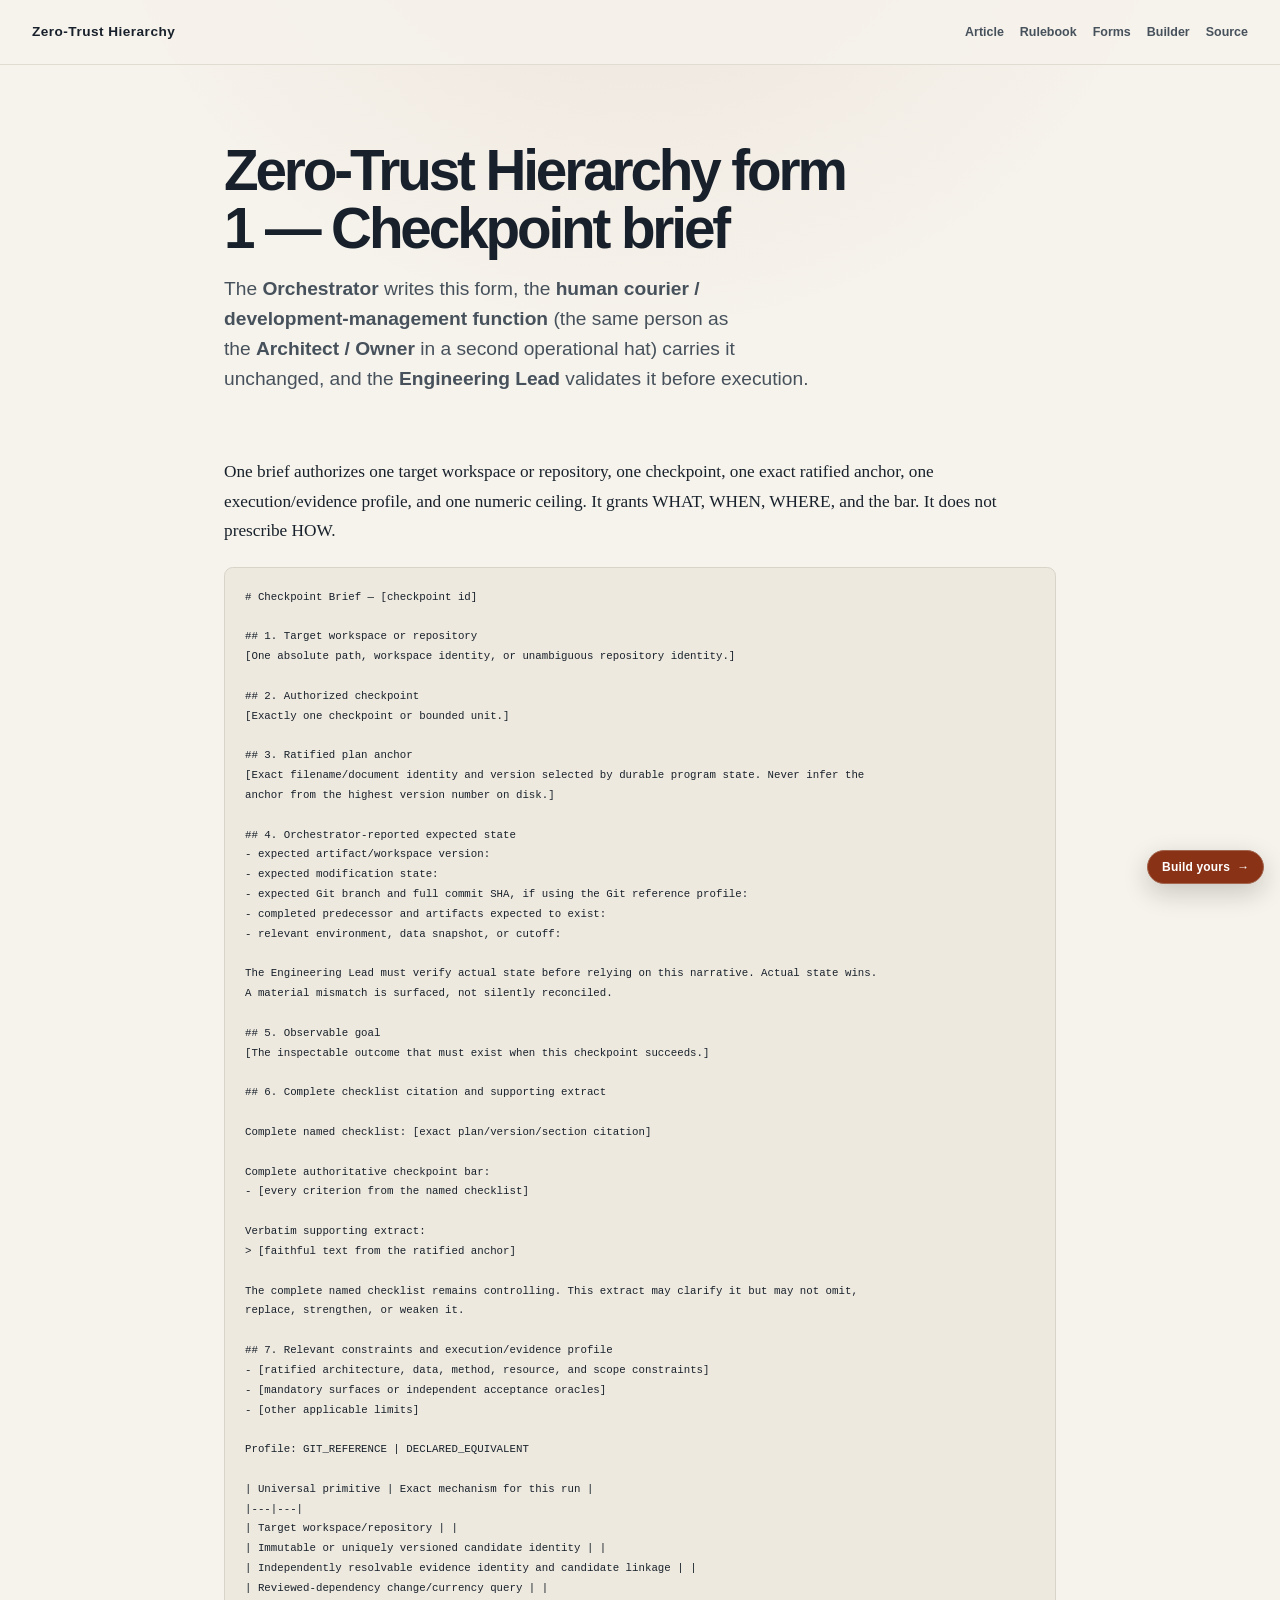
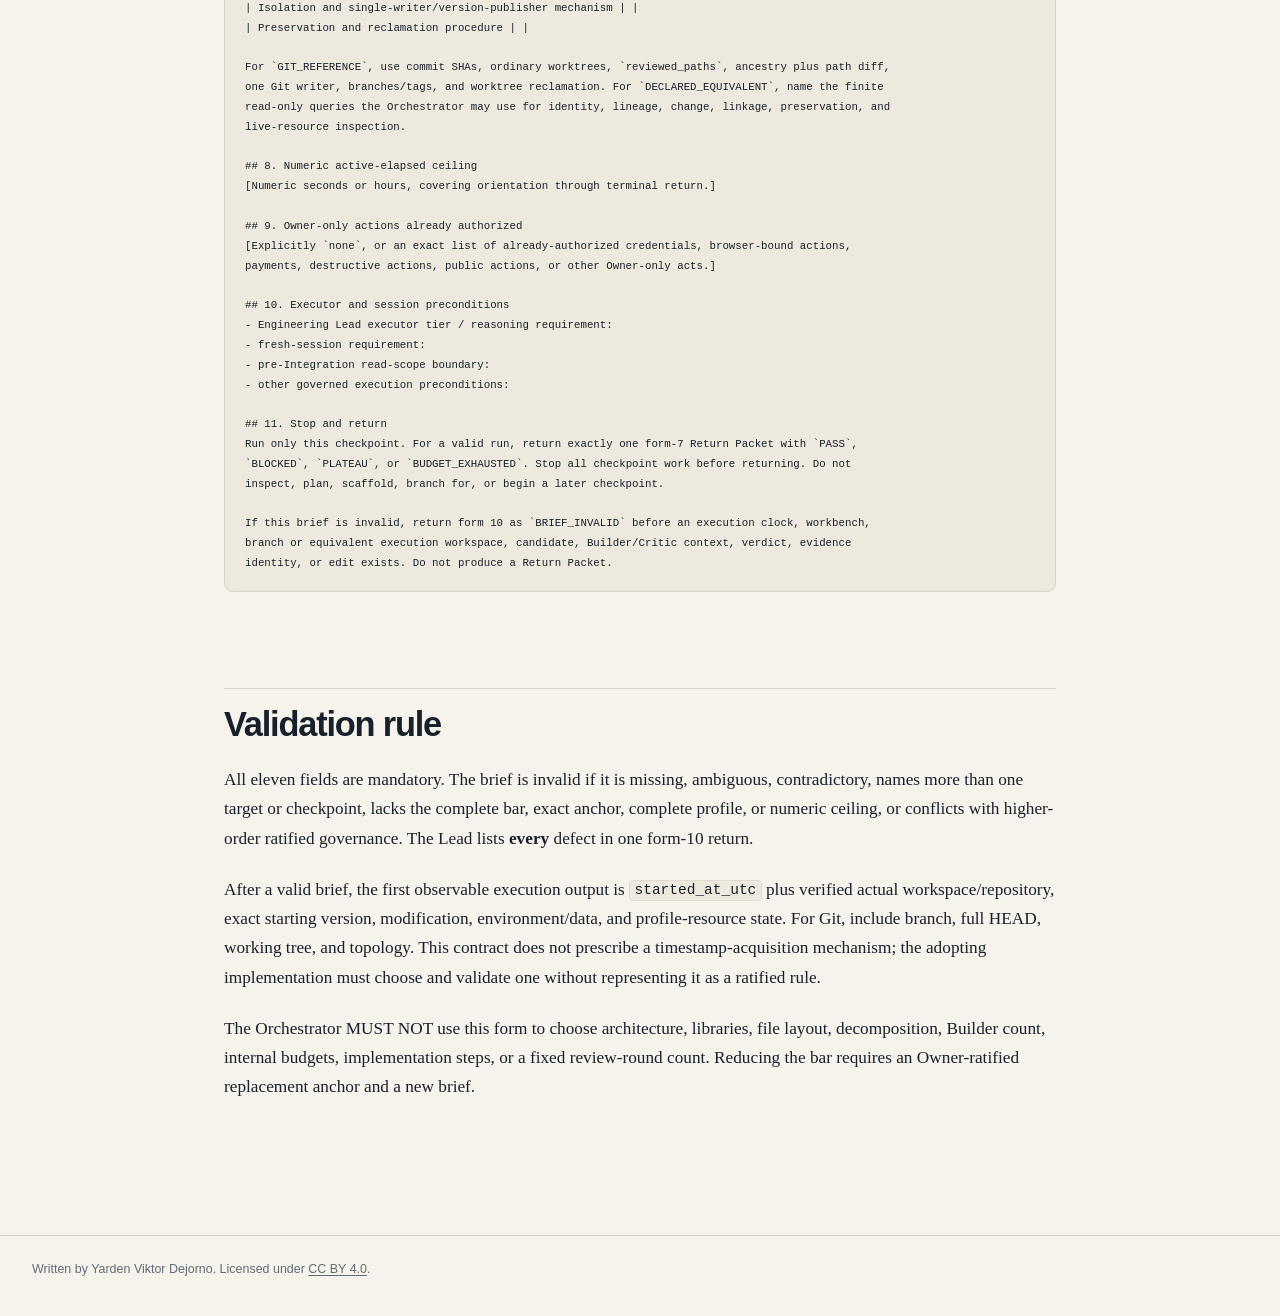
<file: forms/1-checkpoint-brief.html>
<!doctype html>
<html lang="en">
<head>
  <meta charset="utf-8">
  <meta name="viewport" content="width=device-width, initial-scale=1">
  <meta http-equiv="Content-Security-Policy" content="default-src 'none'; style-src 'unsafe-inline'; img-src data:; font-src 'none'; script-src 'none'; connect-src 'none'; object-src 'none'; base-uri 'none'; form-action 'none'">
  <title>Zero-Trust Hierarchy form 1 — Checkpoint brief</title>
  <meta name="description" content="A boundary form for Zero-Trust Hierarchy: 1-checkpoint-brief.">
  <meta name="author" content="Yarden Viktor Dejorno">
  <meta name="color-scheme" content="light dark">
  <meta property="og:title" content="Zero-Trust Hierarchy form 1 — Checkpoint brief">
  <meta property="og:description" content="A boundary form for Zero-Trust Hierarchy: 1-checkpoint-brief.">
  <meta property="og:type" content="article">
  <meta property="og:url" content="https://hrsi56.github.io/Zero-Trust-Hierarchy/forms/1-checkpoint-brief.html">
  <meta name="twitter:card" content="summary">
  <meta name="twitter:title" content="Zero-Trust Hierarchy form 1 — Checkpoint brief">
  <meta name="twitter:description" content="A boundary form for Zero-Trust Hierarchy: 1-checkpoint-brief.">
  <link rel="canonical" href="https://hrsi56.github.io/Zero-Trust-Hierarchy/forms/1-checkpoint-brief.html">
  <link rel="icon" href="data:,">
  <style>
:root {
  color-scheme: light dark;
  --page: #f6f3ec;
  --surface: #fffdf8;
  --surface-raised: #ffffff;
  --ink: #18212b;
  --ink-soft: #46515c;
  --ink-faint: #626c75;
  --accent: #8a3216;
  --accent-soft: #f2dfd5;
  --rule: #d9d4c9;
  --code: #eee9df;
  --focus: #0b6bcb;
  --shadow: 0 1rem 3rem rgb(35 28 19 / 8%);
  --diagram-shadow: 0 .4rem 1.35rem rgb(35 28 19 / 4%);
  --measure: 44rem;
  --wide: 76rem;
  --serif: Charter, "Bitstream Charter", "Iowan Old Style", "Palatino Linotype", Palatino,
    Georgia, serif;
  --sans: Inter, ui-sans-serif, -apple-system, BlinkMacSystemFont, "Segoe UI", sans-serif;
  --mono: ui-monospace, "SFMono-Regular", Consolas, "Liberation Mono", Menlo, monospace;

  /* The committed Mermaid rendering maps its palette to these semantic variables. */
  --diagram-bg: transparent;
  --diagram-panel: #f2eee5;
  --diagram-ink: var(--ink);
  --diagram-muted: var(--ink-soft);
  --diagram-accent: var(--accent);
  --diagram-line: #7f7669;
}

@media (prefers-color-scheme: dark) {
  :root {
    --page: #101516;
    --surface: #171d1f;
    --surface-raised: #1c2325;
    --ink: #f0eee8;
    --ink-soft: #c2c8c8;
    --ink-faint: #9ea8a9;
    --accent: #ffad7a;
    --accent-soft: #422b22;
    --rule: #384143;
    --code: #20282a;
    --focus: #7fc3ff;
    --shadow: 0 1rem 3rem rgb(0 0 0 / 24%);
    --diagram-shadow: 0 .4rem 1.35rem rgb(0 0 0 / 10%);
    --diagram-bg: transparent;
    --diagram-panel: #222b2d;
    --diagram-line: #98a3a4;
  }
}

/* Stable hooks let accessibility tests force either palette without runtime JavaScript. */
html[data-theme="light"] {
  color-scheme: light;
  --page: #f6f3ec;
  --surface: #fffdf8;
  --surface-raised: #ffffff;
  --ink: #18212b;
  --ink-soft: #46515c;
  --ink-faint: #626c75;
  --accent: #8a3216;
  --accent-soft: #f2dfd5;
  --rule: #d9d4c9;
  --code: #eee9df;
  --focus: #0b6bcb;
  --shadow: 0 1rem 3rem rgb(35 28 19 / 8%);
  --diagram-shadow: 0 .4rem 1.35rem rgb(35 28 19 / 4%);
  --diagram-bg: transparent;
  --diagram-ink: var(--ink);
  --diagram-muted: var(--ink-soft);
  --diagram-accent: var(--accent);
  --diagram-panel: #f2eee5;
  --diagram-line: #7f7669;
}

html[data-theme="dark"] {
  color-scheme: dark;
  --page: #101516;
  --surface: #171d1f;
  --surface-raised: #1c2325;
  --ink: #f0eee8;
  --ink-soft: #c2c8c8;
  --ink-faint: #9ea8a9;
  --accent: #ffad7a;
  --accent-soft: #422b22;
  --rule: #384143;
  --code: #20282a;
  --focus: #7fc3ff;
  --shadow: 0 1rem 3rem rgb(0 0 0 / 24%);
  --diagram-shadow: 0 .4rem 1.35rem rgb(0 0 0 / 10%);
  --diagram-bg: transparent;
  --diagram-ink: var(--ink);
  --diagram-muted: var(--ink-soft);
  --diagram-accent: var(--accent);
  --diagram-panel: #222b2d;
  --diagram-line: #98a3a4;
}

*,
*::before,
*::after {
  box-sizing: border-box;
}

html {
  scroll-behavior: smooth;
  -webkit-text-size-adjust: 100%;
}

body {
  margin: 0;
  background: var(--page);
  background:
    radial-gradient(circle at 50% -14rem, color-mix(in srgb, var(--accent) 10%, transparent), transparent 35rem),
    var(--page);
  color: var(--ink);
  font-family: var(--serif);
  font-size: clamp(1rem, .97rem + .16vw, 1.08rem);
  line-height: 1.7;
  text-rendering: optimizeLegibility;
}

a {
  color: var(--accent);
  text-decoration-thickness: .08em;
  text-underline-offset: .17em;
}

a:hover {
  text-decoration-thickness: .14em;
}

a:focus-visible,
button:focus-visible,
[tabindex]:focus-visible {
  border-radius: .15rem;
  outline: .18rem solid var(--focus);
  outline-offset: .2rem;
}

.skip-link {
  position: fixed;
  z-index: 20;
  top: .75rem;
  left: .75rem;
  padding: .55rem .8rem;
  transform: translateY(-180%);
  border-radius: .35rem;
  background: var(--ink);
  color: var(--page);
  font: 700 .85rem/1.2 var(--sans);
}

.skip-link:focus {
  transform: none;
}

.site-header {
  border-bottom: 1px solid color-mix(in srgb, var(--rule) 72%, transparent);
  background: color-mix(in srgb, var(--page) 88%, transparent);
}

.site-header__inner,
.site-footer__inner {
  display: flex;
  width: min(calc(100% - 2rem), var(--wide));
  margin-inline: auto;
  align-items: center;
  justify-content: space-between;
  gap: 1.5rem;
}

.site-header__inner {
  min-height: 4rem;
}

.site-name {
  color: var(--ink);
  font: 750 .85rem/1.2 var(--sans);
  letter-spacing: .035em;
  text-decoration: none;
}

.site-nav {
  display: flex;
  flex-wrap: wrap;
  justify-content: flex-end;
  gap: .4rem 1rem;
  font: 650 .78rem/1.35 var(--sans);
}

.site-nav a {
  color: var(--ink-soft);
  text-decoration: none;
}

.site-nav a:hover {
  color: var(--accent);
  text-decoration: underline;
}

main {
  overflow: clip;
}

.article {
  width: min(calc(100% - 2.25rem), var(--measure));
  margin-inline: auto;
  padding: clamp(3.5rem, 8vw, 6.75rem) 0 clamp(4.5rem, 9vw, 7rem);
}

.article > h1 {
  max-width: 14ch;
  margin: 0 0 1rem;
  font-family: var(--sans);
  font-size: clamp(2.65rem, 8vw, 5.9rem);
  font-weight: 760;
  letter-spacing: -.055em;
  line-height: .96;
  text-wrap: balance;
}

.article > h1 + p {
  max-width: 35rem;
  margin: 0 0 clamp(2.25rem, 5vw, 3.75rem);
  color: var(--ink-soft);
  font-family: var(--sans);
  font-size: clamp(1.18rem, 1.02rem + .78vw, 1.58rem);
  line-height: 1.42;
  text-wrap: balance;
}

.sixty-second {
  width: min(calc(100vw - 2rem), var(--wide));
  margin: 0 0 clamp(3.5rem, 7vw, 5.5rem) 50%;
  padding: clamp(1.4rem, 3vw, 2.25rem);
  transform: translateX(-50%);
  border: 1px solid color-mix(in srgb, var(--rule) 82%, transparent);
  border-radius: .85rem;
  background:
    linear-gradient(135deg, color-mix(in srgb, var(--accent-soft) 48%, transparent), transparent 42%),
    var(--surface);
  box-shadow: var(--shadow);
}

.sixty-second h2 {
  margin: 0 0 1.35rem;
  padding: 0;
  border: 0;
  font-size: clamp(1.45rem, 1.2rem + .85vw, 2rem);
}

.sixty-second__grid {
  display: grid;
  grid-template-columns: repeat(3, minmax(0, 1fr));
  gap: 0;
}

.sixty-second__item {
  padding-inline: clamp(1rem, 2.4vw, 1.7rem);
}

.sixty-second__item:first-child {
  padding-left: 0;
}

.sixty-second__item:last-child {
  padding-right: 0;
}

.sixty-second__item + .sixty-second__item {
  border-left: 1px solid var(--rule);
}

.sixty-second h3 {
  margin: 0 0 .55rem;
  font-size: clamp(1rem, .94rem + .22vw, 1.13rem);
  letter-spacing: -.012em;
}

.sixty-second__item p {
  margin: 0;
  color: var(--ink-soft);
  font: .88rem/1.58 var(--sans);
}

.sixty-second__cta {
  display: flex;
  gap: 1.25rem;
  align-items: center;
  justify-content: space-between;
  margin-top: 1.55rem;
  padding-top: 1.3rem;
  border-top: 1px solid var(--rule);
  font-family: var(--sans);
}

.sixty-second__cta-copy {
  display: grid;
  gap: .15rem;
  max-width: 42rem;
  color: var(--ink-soft);
  font-size: .86rem;
  line-height: 1.45;
}

.sixty-second__cta-copy strong {
  color: var(--ink);
  font-size: .93rem;
}

.sixty-second__button {
  display: inline-flex;
  flex: 0 0 auto;
  gap: .45rem;
  align-items: center;
  padding: .72rem .95rem;
  border: 1px solid var(--accent);
  border-radius: 999px;
  background: var(--accent);
  color: var(--surface-raised);
  font: 750 .78rem/1 var(--sans);
  text-decoration: none;
  white-space: nowrap;
}

.sixty-second__button:hover {
  transform: translateY(-1px);
  text-decoration: none;
}

.article--reference,
.article--form,
.article--forms-index {
  width: min(calc(100% - 2.25rem), 52rem);
  padding-top: clamp(3rem, 6vw, 5rem);
}

.article--reference > h1,
.article--form > h1,
.article--forms-index > h1 {
  max-width: 24ch;
  font-size: clamp(2.15rem, 1.7rem + 2.3vw, 3.8rem);
  line-height: 1.03;
}

.article--reference > h1 + p,
.article--form > h1 + p,
.article--forms-index > h1 + p {
  max-width: 44rem;
  margin-bottom: clamp(2.5rem, 5vw, 4rem);
  font-size: clamp(1.05rem, 1rem + .3vw, 1.2rem);
  line-height: 1.55;
}

.form-index {
  display: grid;
  gap: .7rem;
  padding: 0;
  list-style: none;
  counter-reset: form;
}

.form-index li {
  counter-increment: form;
  display: grid;
  grid-template-columns: 2.25rem minmax(0, 1fr);
  gap: .8rem;
  align-items: baseline;
  margin: 0;
  padding: .9rem 0;
  border-bottom: 1px solid var(--rule);
  font-family: var(--sans);
}

.form-index li::before {
  content: counter(form, decimal-leading-zero);
  color: var(--ink-faint);
  font: 700 .74rem/1 var(--mono);
  letter-spacing: .04em;
}

h2,
h3,
h4 {
  color: var(--ink);
  font-family: var(--sans);
  line-height: 1.2;
  text-wrap: balance;
}

h2 {
  margin: clamp(3.8rem, 8vw, 6rem) 0 1.25rem;
  padding-top: .9rem;
  border-top: 1px solid var(--rule);
  font-size: clamp(1.65rem, 1.35rem + 1vw, 2.25rem);
  letter-spacing: -.035em;
}

h3 {
  margin: 2.8rem 0 .8rem;
  font-size: clamp(1.2rem, 1.1rem + .35vw, 1.45rem);
  letter-spacing: -.018em;
}

h4 {
  margin: 2rem 0 .65rem;
  font-size: 1rem;
  letter-spacing: .015em;
}

p,
ul,
ol,
blockquote,
pre,
table {
  margin-top: 0;
  margin-bottom: 1.35rem;
}

strong {
  font-weight: 700;
}

ul,
ol {
  padding-left: 1.4rem;
}

li {
  padding-left: .2rem;
}

li + li {
  margin-top: .55rem;
}

li::marker {
  color: var(--accent);
  font-family: var(--sans);
  font-weight: 750;
}

blockquote {
  margin-inline: 0;
  padding: .15rem 0 .15rem 1.25rem;
  border-left: .2rem solid var(--accent);
  color: var(--ink-soft);
  font-size: 1.06em;
}

blockquote > :last-child {
  margin-bottom: 0;
}

code,
pre,
kbd {
  font-family: var(--mono);
}

code {
  padding: .08em .3em;
  border: 1px solid color-mix(in srgb, var(--rule) 65%, transparent);
  border-radius: .25rem;
  background: var(--code);
  font-size: .84em;
  overflow-wrap: anywhere;
}

pre {
  max-width: 100%;
  padding: 1.15rem 1.25rem;
  overflow-x: auto;
  border: 1px solid var(--rule);
  border-radius: .55rem;
  background: var(--code);
  font-size: .8rem;
  line-height: 1.55;
  tab-size: 2;
  white-space: pre-wrap;
  overflow-wrap: anywhere;
}

pre code {
  padding: 0;
  border: 0;
  background: transparent;
  overflow-wrap: anywhere;
  white-space: inherit;
}

table {
  display: block;
  width: 100%;
  overflow-x: auto;
  border-collapse: collapse;
  font-family: var(--sans);
  font-size: .86rem;
  line-height: 1.5;
}

th,
td {
  min-width: 9rem;
  padding: .72rem .8rem;
  border-bottom: 1px solid var(--rule);
  text-align: left;
  vertical-align: top;
}

th {
  color: var(--ink-soft);
  font-size: .74rem;
  letter-spacing: .045em;
  text-transform: uppercase;
}

hr {
  margin: 4rem 0;
  border: 0;
  border-top: 1px solid var(--rule);
}

.hierarchy-diagram {
  width: min(calc(100vw - 2rem), var(--wide));
  margin: clamp(2.5rem, 6vw, 4rem) 0 clamp(3.5rem, 7vw, 5.25rem) 50%;
  transform: translateX(-50%);
}

.diagram-navigation {
  display: flex;
  flex-wrap: wrap;
  gap: .4rem;
  align-items: center;
  justify-content: center;
  margin: 0 0 .65rem;
  font: 650 .72rem/1.25 var(--sans);
}

.diagram-navigation a {
  padding: .35rem .6rem;
  border: 1px solid color-mix(in srgb, var(--rule) 72%, transparent);
  border-radius: 999px;
  background: var(--surface);
  color: var(--ink-soft);
  text-decoration: none;
}

.diagram-navigation a:hover {
  border-color: var(--accent);
  color: var(--accent);
}

.diagram-navigation a:focus-visible {
  outline: .18rem solid var(--focus);
  outline-offset: .15rem;
}

/* The figure never scrolls. It carries two authored layouts of the same diagram and shows
   the one the viewport can hold at legible text sizes: the landscape drawing only while it
   can stay near its native size, the portrait column everywhere below that. */
.diagram-layout {
  margin-inline: auto;
}

.diagram-layout svg {
  display: block;
  width: 100%;
  height: auto;
}

.diagram-layout--wide {
  display: none;
  max-width: var(--diagram-native-width, 73.75rem);
}

.diagram-layout--stacked {
  max-width: 26rem;
}

@media (min-width: 72rem) {
  .diagram-layout--wide {
    display: block;
  }

  .diagram-layout--stacked {
    display: none;
  }
}

.hierarchy-diagram figcaption {
  width: min(100%, var(--measure));
  margin: .8rem auto 0;
  color: var(--ink-faint);
  font: .78rem/1.5 var(--sans);
  text-align: center;
}

.site-footer {
  border-top: 1px solid var(--rule);
  color: var(--ink-faint);
  font: .78rem/1.55 var(--sans);
}

.site-footer__inner {
  align-items: flex-start;
  padding-block: 1.5rem 2.25rem;
}

.site-footer p {
  max-width: 46rem;
  margin: 0;
}

.site-footer a {
  color: inherit;
}

.builder-cta {
  position: fixed;
  z-index: 10;
  right: max(1rem, env(safe-area-inset-right));
  bottom: max(1rem, env(safe-area-inset-bottom));
  display: inline-flex;
  gap: .45rem;
  align-items: center;
  padding: .62rem .85rem;
  border: 1px solid color-mix(in srgb, var(--accent) 68%, var(--rule));
  border-radius: 999px;
  background: var(--accent);
  box-shadow: 0 .55rem 1.6rem rgb(20 14 10 / 20%);
  color: var(--surface-raised);
  font: 750 .75rem/1 var(--sans);
  letter-spacing: .015em;
  text-decoration: none;
}

.builder-cta:hover {
  transform: translateY(-1px);
  text-decoration: none;
}

/* The 60-second section carries its own Builder CTA in the same bottom-right
   corner as the floating pill, so the pill yields while that section is on
   screen. The name is declared on the section but read by the pill, which sits
   outside <main>, so `timeline-scope` hoists it to a common ancestor. This is a
   progressive enhancement: where scroll-driven timelines are unsupported the
   pill simply stays visible. Visibility keeps the hidden pill out of the tab
   order rather than leaving an invisible link focusable. */
@supports (animation-timeline: view()) and (timeline-scope: --sixty-second) {
  :root {
    timeline-scope: --sixty-second;
  }

  .sixty-second {
    view-timeline-name: --sixty-second;
  }

  .builder-cta {
    animation-name: builder-cta-yield;
    animation-fill-mode: both;
    animation-timing-function: linear;
    animation-timeline: --sixty-second;
  }

  @keyframes builder-cta-yield {
    0% {
      opacity: 1;
      visibility: visible;
    }

    6%,
    94% {
      opacity: 0;
      visibility: hidden;
    }

    100% {
      opacity: 1;
      visibility: visible;
    }
  }
}

@media (max-width: 42rem) {
  .site-header__inner,
  .site-footer__inner {
    align-items: flex-start;
    flex-direction: column;
    gap: .7rem;
    padding-block: .85rem;
  }

  .site-nav {
    justify-content: flex-start;
  }

  .article {
    width: min(calc(100% - 1.5rem), var(--measure));
    padding-top: 3.2rem;
  }

  .article--reference,
  .article--form,
  .article--forms-index {
    width: min(calc(100% - 1.5rem), 52rem);
  }

  .article > h1 {
    max-width: 11ch;
  }

  .sixty-second {
    width: calc(100vw - 1rem);
    padding: 1.15rem;
  }

  .sixty-second__grid {
    grid-template-columns: 1fr;
  }

  .sixty-second__item {
    padding: 1rem 0;
  }

  .sixty-second__item:first-child {
    padding-top: 0;
  }

  .sixty-second__item:last-child {
    padding-bottom: 0;
  }

  .sixty-second__item + .sixty-second__item {
    border-top: 1px solid var(--rule);
    border-left: 0;
  }

  .sixty-second__cta {
    align-items: stretch;
    flex-direction: column;
  }

  .sixty-second__button {
    justify-content: center;
    white-space: normal;
  }

  .article--reference > h1,
  .article--form > h1,
  .article--forms-index > h1 {
    max-width: 22ch;
    font-size: clamp(2rem, 9vw, 3rem);
  }

  .hierarchy-diagram {
    width: calc(100vw - .75rem);
  }

  .diagram-navigation {
    gap: .3rem;
    padding-inline: .25rem;
  }

  .diagram-navigation a {
    flex: 1 1 8rem;
    padding-inline: .45rem;
    text-align: center;
  }

  .hierarchy-diagram figcaption {
    padding-inline: .75rem;
  }

  .builder-cta {
    right: max(.65rem, env(safe-area-inset-right));
    bottom: max(.65rem, env(safe-area-inset-bottom));
    padding: .58rem .75rem;
  }
}

@media (prefers-reduced-motion: reduce) {
  html {
    scroll-behavior: auto;
  }
}

@media print {
  :root,
  html[data-theme="light"],
  html[data-theme="dark"] {
    color-scheme: light;
    --page: #ffffff;
    --surface: #ffffff;
    --surface-raised: #ffffff;
    --ink: #000000;
    --ink-soft: #222222;
    --ink-faint: #444444;
    --accent: #5f210d;
    --rule: #bbbbbb;
    --code: #f4f4f4;
    --shadow: none;
    --diagram-shadow: none;
    --diagram-bg: transparent;
    --diagram-panel: #f2f2f2;
    --diagram-ink: #000000;
    --diagram-muted: #222222;
    --diagram-accent: #5f210d;
    --diagram-line: #555555;
  }

  body {
    background: #ffffff;
  }

  .site-header,
  .skip-link,
  .diagram-navigation,
  .builder-cta {
    display: none;
  }

  .article {
    width: 100%;
    padding: 0;
  }

  .hierarchy-diagram {
    width: 100%;
    margin-inline: 0;
    transform: none;
    break-inside: avoid;
  }

  /* Paper is wide enough for the landscape drawing and never long enough for the column. */
  .diagram-layout--wide {
    display: block;
    max-width: 100%;
  }

  .diagram-layout--stacked {
    display: none;
  }

  a {
    color: inherit;
  }
}
  </style>
</head>
<body>
  <a class="skip-link" href="#main-content">Skip to the main content</a>
  <header class="site-header">
    <div class="site-header__inner">
      <a class="site-name" href="../index.html">Zero-Trust Hierarchy</a>
      <nav class="site-nav" aria-label="Publication">
        <a href="../index.html">Article</a>
        <a href="../RULEBOOK.html">Rulebook</a>
        <a href="index.html" aria-current="page">Forms</a>
        <a href="../builder/index.html">Builder</a>
        <a rel="external noopener noreferrer" href="https://github.com/hrsi56/Zero-Trust-Hierarchy">Source</a>
      </nav>
    </div>
  </header>
  <main id="main-content">
    <article class="article article--form">
<h1 id="zero-trust-hierarchy-form-1--checkpoint-brief">Zero-Trust Hierarchy form 1 — Checkpoint brief</h1>
<p>The <strong>Orchestrator</strong> writes this form, the <strong>human courier / development-management function</strong> (the same person as the <strong>Architect / Owner</strong> in a second operational hat) carries it unchanged, and the <strong>Engineering Lead</strong> validates it before execution.</p>
<p>One brief authorizes one target workspace or repository, one checkpoint, one exact ratified anchor, one execution/evidence profile, and one numeric ceiling. It grants WHAT, WHEN, WHERE, and the bar. It does not prescribe HOW.</p>
<div class="sourceCode" id="cb1"><pre class="sourceCode markdown"><code class="sourceCode markdown"><span id="cb1-1"><a href="#cb1-1" aria-hidden="true" tabindex="-1"></a><span class="fu"># Checkpoint Brief — [checkpoint id]</span></span>
<span id="cb1-2"><a href="#cb1-2" aria-hidden="true" tabindex="-1"></a></span>
<span id="cb1-3"><a href="#cb1-3" aria-hidden="true" tabindex="-1"></a><span class="fu">## 1. Target workspace or repository</span></span>
<span id="cb1-4"><a href="#cb1-4" aria-hidden="true" tabindex="-1"></a><span class="co">[</span><span class="ot">One absolute path, workspace identity, or unambiguous repository identity.</span><span class="co">]</span></span>
<span id="cb1-5"><a href="#cb1-5" aria-hidden="true" tabindex="-1"></a></span>
<span id="cb1-6"><a href="#cb1-6" aria-hidden="true" tabindex="-1"></a><span class="fu">## 2. Authorized checkpoint</span></span>
<span id="cb1-7"><a href="#cb1-7" aria-hidden="true" tabindex="-1"></a><span class="co">[</span><span class="ot">Exactly one checkpoint or bounded unit.</span><span class="co">]</span></span>
<span id="cb1-8"><a href="#cb1-8" aria-hidden="true" tabindex="-1"></a></span>
<span id="cb1-9"><a href="#cb1-9" aria-hidden="true" tabindex="-1"></a><span class="fu">## 3. Ratified plan anchor</span></span>
<span id="cb1-10"><a href="#cb1-10" aria-hidden="true" tabindex="-1"></a>[Exact filename/document identity and version selected by durable program state. Never infer the</span>
<span id="cb1-11"><a href="#cb1-11" aria-hidden="true" tabindex="-1"></a>anchor from the highest version number on disk.]</span>
<span id="cb1-12"><a href="#cb1-12" aria-hidden="true" tabindex="-1"></a></span>
<span id="cb1-13"><a href="#cb1-13" aria-hidden="true" tabindex="-1"></a><span class="fu">## 4. Orchestrator-reported expected state</span></span>
<span id="cb1-14"><a href="#cb1-14" aria-hidden="true" tabindex="-1"></a><span class="ss">- </span>expected artifact/workspace version:</span>
<span id="cb1-15"><a href="#cb1-15" aria-hidden="true" tabindex="-1"></a><span class="ss">- </span>expected modification state:</span>
<span id="cb1-16"><a href="#cb1-16" aria-hidden="true" tabindex="-1"></a><span class="ss">- </span>expected Git branch and full commit SHA, if using the Git reference profile:</span>
<span id="cb1-17"><a href="#cb1-17" aria-hidden="true" tabindex="-1"></a><span class="ss">- </span>completed predecessor and artifacts expected to exist:</span>
<span id="cb1-18"><a href="#cb1-18" aria-hidden="true" tabindex="-1"></a><span class="ss">- </span>relevant environment, data snapshot, or cutoff:</span>
<span id="cb1-19"><a href="#cb1-19" aria-hidden="true" tabindex="-1"></a></span>
<span id="cb1-20"><a href="#cb1-20" aria-hidden="true" tabindex="-1"></a>The Engineering Lead must verify actual state before relying on this narrative. Actual state wins.</span>
<span id="cb1-21"><a href="#cb1-21" aria-hidden="true" tabindex="-1"></a>A material mismatch is surfaced, not silently reconciled.</span>
<span id="cb1-22"><a href="#cb1-22" aria-hidden="true" tabindex="-1"></a></span>
<span id="cb1-23"><a href="#cb1-23" aria-hidden="true" tabindex="-1"></a><span class="fu">## 5. Observable goal</span></span>
<span id="cb1-24"><a href="#cb1-24" aria-hidden="true" tabindex="-1"></a><span class="co">[</span><span class="ot">The inspectable outcome that must exist when this checkpoint succeeds.</span><span class="co">]</span></span>
<span id="cb1-25"><a href="#cb1-25" aria-hidden="true" tabindex="-1"></a></span>
<span id="cb1-26"><a href="#cb1-26" aria-hidden="true" tabindex="-1"></a><span class="fu">## 6. Complete checklist citation and supporting extract</span></span>
<span id="cb1-27"><a href="#cb1-27" aria-hidden="true" tabindex="-1"></a></span>
<span id="cb1-28"><a href="#cb1-28" aria-hidden="true" tabindex="-1"></a>Complete named checklist: <span class="co">[</span><span class="ot">exact plan/version/section citation</span><span class="co">]</span></span>
<span id="cb1-29"><a href="#cb1-29" aria-hidden="true" tabindex="-1"></a></span>
<span id="cb1-30"><a href="#cb1-30" aria-hidden="true" tabindex="-1"></a>Complete authoritative checkpoint bar:</span>
<span id="cb1-31"><a href="#cb1-31" aria-hidden="true" tabindex="-1"></a><span class="ss">- </span><span class="co">[</span><span class="ot">every criterion from the named checklist</span><span class="co">]</span></span>
<span id="cb1-32"><a href="#cb1-32" aria-hidden="true" tabindex="-1"></a></span>
<span id="cb1-33"><a href="#cb1-33" aria-hidden="true" tabindex="-1"></a>Verbatim supporting extract:</span>
<span id="cb1-34"><a href="#cb1-34" aria-hidden="true" tabindex="-1"></a><span class="at">&gt; </span><span class="co">[</span><span class="ot">faithful text from the ratified anchor</span><span class="co">]</span></span>
<span id="cb1-35"><a href="#cb1-35" aria-hidden="true" tabindex="-1"></a></span>
<span id="cb1-36"><a href="#cb1-36" aria-hidden="true" tabindex="-1"></a>The complete named checklist remains controlling. This extract may clarify it but may not omit,</span>
<span id="cb1-37"><a href="#cb1-37" aria-hidden="true" tabindex="-1"></a>replace, strengthen, or weaken it.</span>
<span id="cb1-38"><a href="#cb1-38" aria-hidden="true" tabindex="-1"></a></span>
<span id="cb1-39"><a href="#cb1-39" aria-hidden="true" tabindex="-1"></a><span class="fu">## 7. Relevant constraints and execution/evidence profile</span></span>
<span id="cb1-40"><a href="#cb1-40" aria-hidden="true" tabindex="-1"></a><span class="ss">- </span><span class="co">[</span><span class="ot">ratified architecture, data, method, resource, and scope constraints</span><span class="co">]</span></span>
<span id="cb1-41"><a href="#cb1-41" aria-hidden="true" tabindex="-1"></a><span class="ss">- </span><span class="co">[</span><span class="ot">mandatory surfaces or independent acceptance oracles</span><span class="co">]</span></span>
<span id="cb1-42"><a href="#cb1-42" aria-hidden="true" tabindex="-1"></a><span class="ss">- </span><span class="co">[</span><span class="ot">other applicable limits</span><span class="co">]</span></span>
<span id="cb1-43"><a href="#cb1-43" aria-hidden="true" tabindex="-1"></a></span>
<span id="cb1-44"><a href="#cb1-44" aria-hidden="true" tabindex="-1"></a>Profile: GIT_REFERENCE | DECLARED_EQUIVALENT</span>
<span id="cb1-45"><a href="#cb1-45" aria-hidden="true" tabindex="-1"></a></span>
<span id="cb1-46"><a href="#cb1-46" aria-hidden="true" tabindex="-1"></a><span class="pp">|</span> Universal primitive <span class="pp">|</span> Exact mechanism for this run <span class="pp">|</span></span>
<span id="cb1-47"><a href="#cb1-47" aria-hidden="true" tabindex="-1"></a><span class="pp">|---|---|</span></span>
<span id="cb1-48"><a href="#cb1-48" aria-hidden="true" tabindex="-1"></a><span class="pp">|</span> Target workspace/repository <span class="pp">|</span> <span class="pp">|</span></span>
<span id="cb1-49"><a href="#cb1-49" aria-hidden="true" tabindex="-1"></a><span class="pp">|</span> Immutable or uniquely versioned candidate identity <span class="pp">|</span> <span class="pp">|</span></span>
<span id="cb1-50"><a href="#cb1-50" aria-hidden="true" tabindex="-1"></a><span class="pp">|</span> Independently resolvable evidence identity and candidate linkage <span class="pp">|</span> <span class="pp">|</span></span>
<span id="cb1-51"><a href="#cb1-51" aria-hidden="true" tabindex="-1"></a><span class="pp">|</span> Reviewed-dependency change/currency query <span class="pp">|</span> <span class="pp">|</span></span>
<span id="cb1-52"><a href="#cb1-52" aria-hidden="true" tabindex="-1"></a><span class="pp">|</span> Isolation and single-writer/version-publisher mechanism <span class="pp">|</span> <span class="pp">|</span></span>
<span id="cb1-53"><a href="#cb1-53" aria-hidden="true" tabindex="-1"></a><span class="pp">|</span> Preservation and reclamation procedure <span class="pp">|</span> <span class="pp">|</span></span>
<span id="cb1-54"><a href="#cb1-54" aria-hidden="true" tabindex="-1"></a></span>
<span id="cb1-55"><a href="#cb1-55" aria-hidden="true" tabindex="-1"></a>For <span class="in">`GIT_REFERENCE`</span>, use commit SHAs, ordinary worktrees, <span class="in">`reviewed_paths`</span>, ancestry plus path diff,</span>
<span id="cb1-56"><a href="#cb1-56" aria-hidden="true" tabindex="-1"></a>one Git writer, branches/tags, and worktree reclamation. For <span class="in">`DECLARED_EQUIVALENT`</span>, name the finite</span>
<span id="cb1-57"><a href="#cb1-57" aria-hidden="true" tabindex="-1"></a>read-only queries the Orchestrator may use for identity, lineage, change, linkage, preservation, and</span>
<span id="cb1-58"><a href="#cb1-58" aria-hidden="true" tabindex="-1"></a>live-resource inspection.</span>
<span id="cb1-59"><a href="#cb1-59" aria-hidden="true" tabindex="-1"></a></span>
<span id="cb1-60"><a href="#cb1-60" aria-hidden="true" tabindex="-1"></a><span class="fu">## 8. Numeric active-elapsed ceiling</span></span>
<span id="cb1-61"><a href="#cb1-61" aria-hidden="true" tabindex="-1"></a><span class="co">[</span><span class="ot">Numeric seconds or hours, covering orientation through terminal return.</span><span class="co">]</span></span>
<span id="cb1-62"><a href="#cb1-62" aria-hidden="true" tabindex="-1"></a></span>
<span id="cb1-63"><a href="#cb1-63" aria-hidden="true" tabindex="-1"></a><span class="fu">## 9. Owner-only actions already authorized</span></span>
<span id="cb1-64"><a href="#cb1-64" aria-hidden="true" tabindex="-1"></a>[Explicitly <span class="in">`none`</span>, or an exact list of already-authorized credentials, browser-bound actions,</span>
<span id="cb1-65"><a href="#cb1-65" aria-hidden="true" tabindex="-1"></a>payments, destructive actions, public actions, or other Owner-only acts.]</span>
<span id="cb1-66"><a href="#cb1-66" aria-hidden="true" tabindex="-1"></a></span>
<span id="cb1-67"><a href="#cb1-67" aria-hidden="true" tabindex="-1"></a><span class="fu">## 10. Executor and session preconditions</span></span>
<span id="cb1-68"><a href="#cb1-68" aria-hidden="true" tabindex="-1"></a><span class="ss">- </span>Engineering Lead executor tier / reasoning requirement:</span>
<span id="cb1-69"><a href="#cb1-69" aria-hidden="true" tabindex="-1"></a><span class="ss">- </span>fresh-session requirement:</span>
<span id="cb1-70"><a href="#cb1-70" aria-hidden="true" tabindex="-1"></a><span class="ss">- </span>pre-Integration read-scope boundary:</span>
<span id="cb1-71"><a href="#cb1-71" aria-hidden="true" tabindex="-1"></a><span class="ss">- </span>other governed execution preconditions:</span>
<span id="cb1-72"><a href="#cb1-72" aria-hidden="true" tabindex="-1"></a></span>
<span id="cb1-73"><a href="#cb1-73" aria-hidden="true" tabindex="-1"></a><span class="fu">## 11. Stop and return</span></span>
<span id="cb1-74"><a href="#cb1-74" aria-hidden="true" tabindex="-1"></a>Run only this checkpoint. For a valid run, return exactly one form-7 Return Packet with <span class="in">`PASS`</span>,</span>
<span id="cb1-75"><a href="#cb1-75" aria-hidden="true" tabindex="-1"></a><span class="in">`BLOCKED`</span>, <span class="in">`PLATEAU`</span>, or <span class="in">`BUDGET_EXHAUSTED`</span>. Stop all checkpoint work before returning. Do not</span>
<span id="cb1-76"><a href="#cb1-76" aria-hidden="true" tabindex="-1"></a>inspect, plan, scaffold, branch for, or begin a later checkpoint.</span>
<span id="cb1-77"><a href="#cb1-77" aria-hidden="true" tabindex="-1"></a></span>
<span id="cb1-78"><a href="#cb1-78" aria-hidden="true" tabindex="-1"></a>If this brief is invalid, return form 10 as <span class="in">`BRIEF_INVALID`</span> before an execution clock, workbench,</span>
<span id="cb1-79"><a href="#cb1-79" aria-hidden="true" tabindex="-1"></a>branch or equivalent execution workspace, candidate, Builder/Critic context, verdict, evidence</span>
<span id="cb1-80"><a href="#cb1-80" aria-hidden="true" tabindex="-1"></a>identity, or edit exists. Do not produce a Return Packet.</span></code></pre></div>
<h2 id="validation-rule">Validation rule</h2>
<p>All eleven fields are mandatory. The brief is invalid if it is missing, ambiguous, contradictory, names more than one target or checkpoint, lacks the complete bar, exact anchor, complete profile, or numeric ceiling, or conflicts with higher-order ratified governance. The Lead lists <strong>every</strong> defect in one form-10 return.</p>
<p>After a valid brief, the first observable execution output is <code>started_at_utc</code> plus verified actual workspace/repository, exact starting version, modification, environment/data, and profile-resource state. For Git, include branch, full HEAD, working tree, and topology. This contract does not prescribe a timestamp-acquisition mechanism; the adopting implementation must choose and validate one without representing it as a ratified rule.</p>
<p>The Orchestrator MUST NOT use this form to choose architecture, libraries, file layout, decomposition, Builder count, internal budgets, implementation steps, or a fixed review-round count. Reducing the bar requires an Owner-ratified replacement anchor and a new brief.</p>
    </article>
  </main>
  <a class="builder-cta" href="../builder/index.html" aria-label="Open Gauntlet Builder">Build yours <span aria-hidden="true">→</span></a>
  <footer class="site-footer">
    <div class="site-footer__inner">
      <p>Written by Yarden Viktor Dejorno. Licensed under <a href="../LICENSE">CC BY 4.0</a>.</p>
    </div>
  </footer>
</body>
</html>
</file>
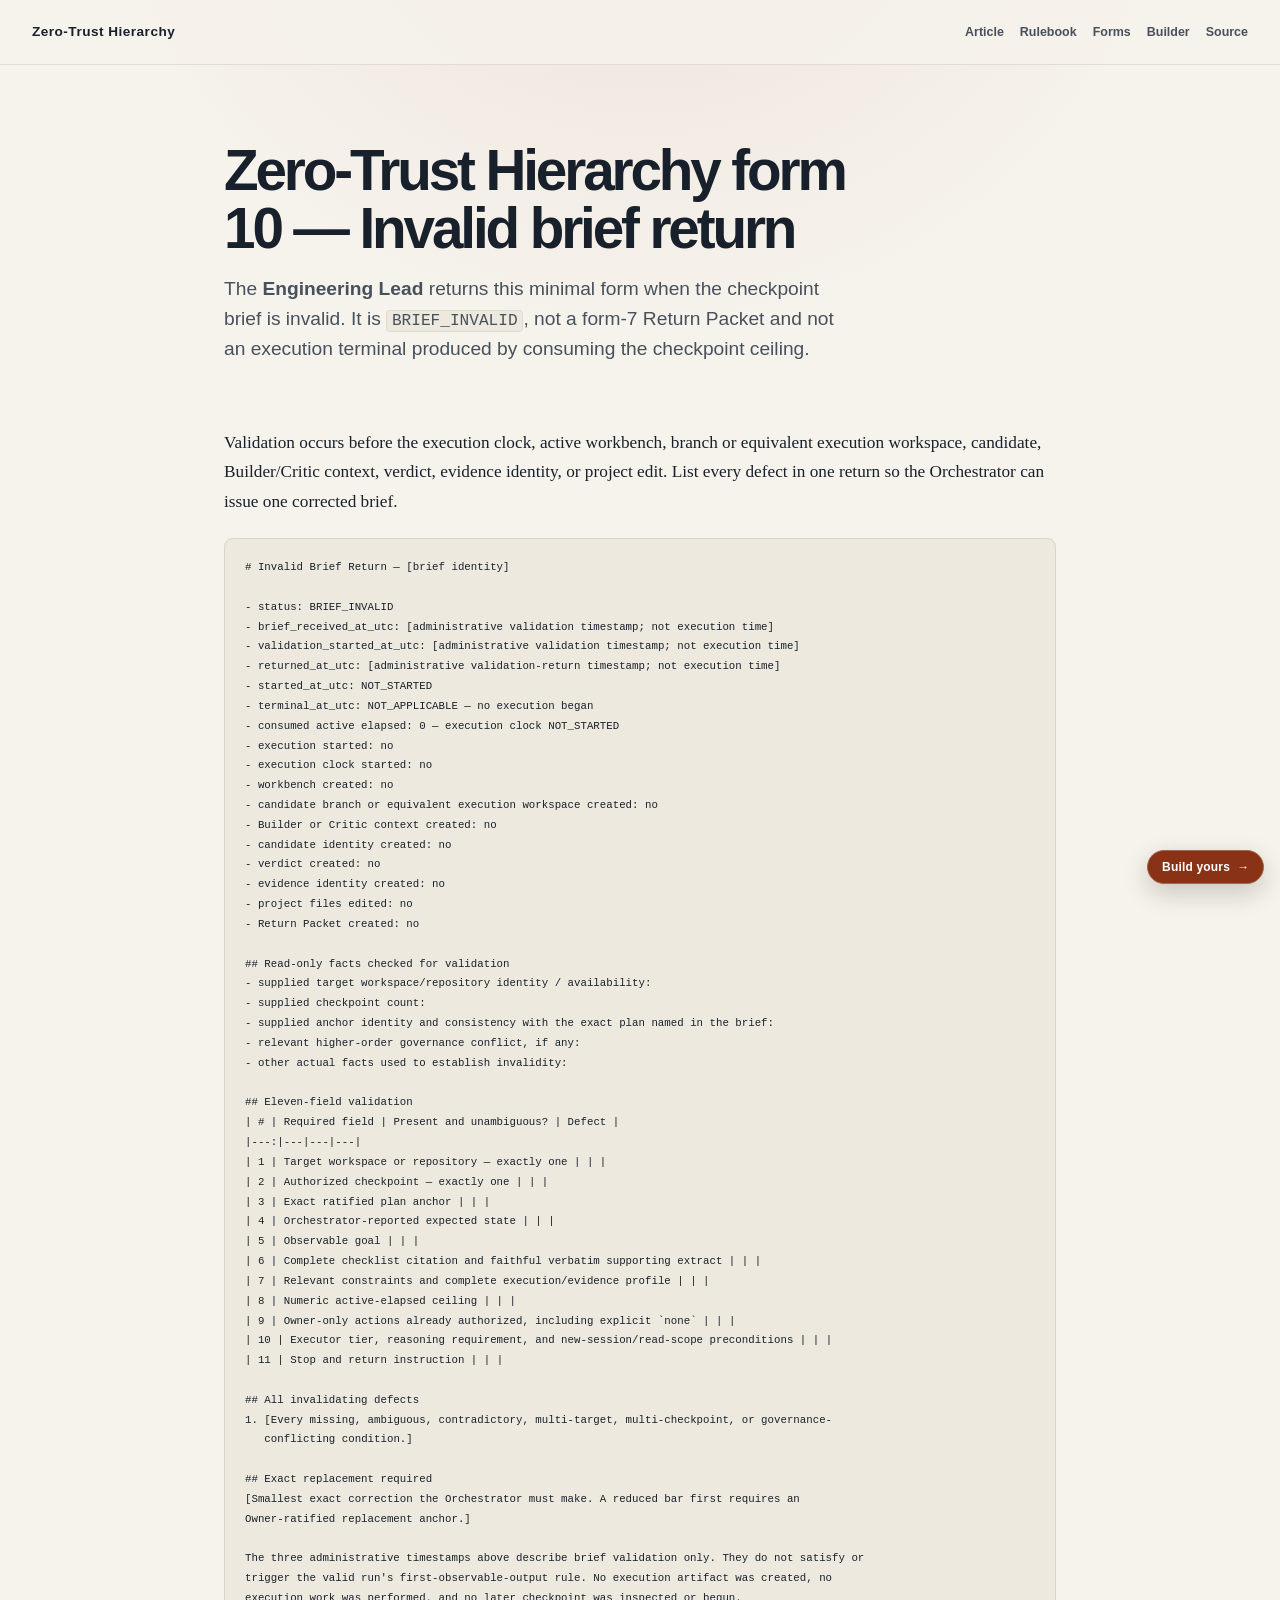
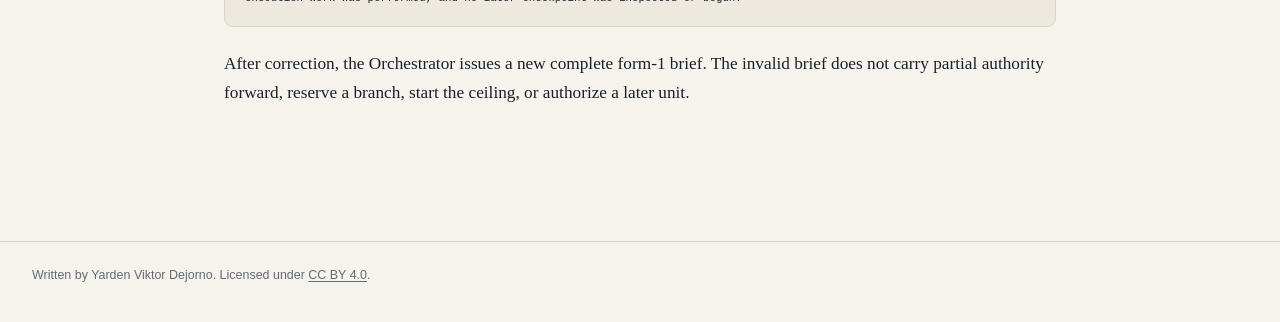
<file: forms/10-brief-invalid-return.html>
<!doctype html>
<html lang="en">
<head>
  <meta charset="utf-8">
  <meta name="viewport" content="width=device-width, initial-scale=1">
  <meta http-equiv="Content-Security-Policy" content="default-src 'none'; style-src 'unsafe-inline'; img-src data:; font-src 'none'; script-src 'none'; connect-src 'none'; object-src 'none'; base-uri 'none'; form-action 'none'">
  <title>Zero-Trust Hierarchy form 10 — Invalid brief return</title>
  <meta name="description" content="A boundary form for Zero-Trust Hierarchy: 10-brief-invalid-return.">
  <meta name="author" content="Yarden Viktor Dejorno">
  <meta name="color-scheme" content="light dark">
  <meta property="og:title" content="Zero-Trust Hierarchy form 10 — Invalid brief return">
  <meta property="og:description" content="A boundary form for Zero-Trust Hierarchy: 10-brief-invalid-return.">
  <meta property="og:type" content="article">
  <meta property="og:url" content="https://hrsi56.github.io/Zero-Trust-Hierarchy/forms/10-brief-invalid-return.html">
  <meta name="twitter:card" content="summary">
  <meta name="twitter:title" content="Zero-Trust Hierarchy form 10 — Invalid brief return">
  <meta name="twitter:description" content="A boundary form for Zero-Trust Hierarchy: 10-brief-invalid-return.">
  <link rel="canonical" href="https://hrsi56.github.io/Zero-Trust-Hierarchy/forms/10-brief-invalid-return.html">
  <link rel="icon" href="data:,">
  <style>
:root {
  color-scheme: light dark;
  --page: #f6f3ec;
  --surface: #fffdf8;
  --surface-raised: #ffffff;
  --ink: #18212b;
  --ink-soft: #46515c;
  --ink-faint: #626c75;
  --accent: #8a3216;
  --accent-soft: #f2dfd5;
  --rule: #d9d4c9;
  --code: #eee9df;
  --focus: #0b6bcb;
  --shadow: 0 1rem 3rem rgb(35 28 19 / 8%);
  --diagram-shadow: 0 .4rem 1.35rem rgb(35 28 19 / 4%);
  --measure: 44rem;
  --wide: 76rem;
  --serif: Charter, "Bitstream Charter", "Iowan Old Style", "Palatino Linotype", Palatino,
    Georgia, serif;
  --sans: Inter, ui-sans-serif, -apple-system, BlinkMacSystemFont, "Segoe UI", sans-serif;
  --mono: ui-monospace, "SFMono-Regular", Consolas, "Liberation Mono", Menlo, monospace;

  /* The committed Mermaid rendering maps its palette to these semantic variables. */
  --diagram-bg: transparent;
  --diagram-panel: #f2eee5;
  --diagram-ink: var(--ink);
  --diagram-muted: var(--ink-soft);
  --diagram-accent: var(--accent);
  --diagram-line: #7f7669;
}

@media (prefers-color-scheme: dark) {
  :root {
    --page: #101516;
    --surface: #171d1f;
    --surface-raised: #1c2325;
    --ink: #f0eee8;
    --ink-soft: #c2c8c8;
    --ink-faint: #9ea8a9;
    --accent: #ffad7a;
    --accent-soft: #422b22;
    --rule: #384143;
    --code: #20282a;
    --focus: #7fc3ff;
    --shadow: 0 1rem 3rem rgb(0 0 0 / 24%);
    --diagram-shadow: 0 .4rem 1.35rem rgb(0 0 0 / 10%);
    --diagram-bg: transparent;
    --diagram-panel: #222b2d;
    --diagram-line: #98a3a4;
  }
}

/* Stable hooks let accessibility tests force either palette without runtime JavaScript. */
html[data-theme="light"] {
  color-scheme: light;
  --page: #f6f3ec;
  --surface: #fffdf8;
  --surface-raised: #ffffff;
  --ink: #18212b;
  --ink-soft: #46515c;
  --ink-faint: #626c75;
  --accent: #8a3216;
  --accent-soft: #f2dfd5;
  --rule: #d9d4c9;
  --code: #eee9df;
  --focus: #0b6bcb;
  --shadow: 0 1rem 3rem rgb(35 28 19 / 8%);
  --diagram-shadow: 0 .4rem 1.35rem rgb(35 28 19 / 4%);
  --diagram-bg: transparent;
  --diagram-ink: var(--ink);
  --diagram-muted: var(--ink-soft);
  --diagram-accent: var(--accent);
  --diagram-panel: #f2eee5;
  --diagram-line: #7f7669;
}

html[data-theme="dark"] {
  color-scheme: dark;
  --page: #101516;
  --surface: #171d1f;
  --surface-raised: #1c2325;
  --ink: #f0eee8;
  --ink-soft: #c2c8c8;
  --ink-faint: #9ea8a9;
  --accent: #ffad7a;
  --accent-soft: #422b22;
  --rule: #384143;
  --code: #20282a;
  --focus: #7fc3ff;
  --shadow: 0 1rem 3rem rgb(0 0 0 / 24%);
  --diagram-shadow: 0 .4rem 1.35rem rgb(0 0 0 / 10%);
  --diagram-bg: transparent;
  --diagram-ink: var(--ink);
  --diagram-muted: var(--ink-soft);
  --diagram-accent: var(--accent);
  --diagram-panel: #222b2d;
  --diagram-line: #98a3a4;
}

*,
*::before,
*::after {
  box-sizing: border-box;
}

html {
  scroll-behavior: smooth;
  -webkit-text-size-adjust: 100%;
}

body {
  margin: 0;
  background: var(--page);
  background:
    radial-gradient(circle at 50% -14rem, color-mix(in srgb, var(--accent) 10%, transparent), transparent 35rem),
    var(--page);
  color: var(--ink);
  font-family: var(--serif);
  font-size: clamp(1rem, .97rem + .16vw, 1.08rem);
  line-height: 1.7;
  text-rendering: optimizeLegibility;
}

a {
  color: var(--accent);
  text-decoration-thickness: .08em;
  text-underline-offset: .17em;
}

a:hover {
  text-decoration-thickness: .14em;
}

a:focus-visible,
button:focus-visible,
[tabindex]:focus-visible {
  border-radius: .15rem;
  outline: .18rem solid var(--focus);
  outline-offset: .2rem;
}

.skip-link {
  position: fixed;
  z-index: 20;
  top: .75rem;
  left: .75rem;
  padding: .55rem .8rem;
  transform: translateY(-180%);
  border-radius: .35rem;
  background: var(--ink);
  color: var(--page);
  font: 700 .85rem/1.2 var(--sans);
}

.skip-link:focus {
  transform: none;
}

.site-header {
  border-bottom: 1px solid color-mix(in srgb, var(--rule) 72%, transparent);
  background: color-mix(in srgb, var(--page) 88%, transparent);
}

.site-header__inner,
.site-footer__inner {
  display: flex;
  width: min(calc(100% - 2rem), var(--wide));
  margin-inline: auto;
  align-items: center;
  justify-content: space-between;
  gap: 1.5rem;
}

.site-header__inner {
  min-height: 4rem;
}

.site-name {
  color: var(--ink);
  font: 750 .85rem/1.2 var(--sans);
  letter-spacing: .035em;
  text-decoration: none;
}

.site-nav {
  display: flex;
  flex-wrap: wrap;
  justify-content: flex-end;
  gap: .4rem 1rem;
  font: 650 .78rem/1.35 var(--sans);
}

.site-nav a {
  color: var(--ink-soft);
  text-decoration: none;
}

.site-nav a:hover {
  color: var(--accent);
  text-decoration: underline;
}

main {
  overflow: clip;
}

.article {
  width: min(calc(100% - 2.25rem), var(--measure));
  margin-inline: auto;
  padding: clamp(3.5rem, 8vw, 6.75rem) 0 clamp(4.5rem, 9vw, 7rem);
}

.article > h1 {
  max-width: 14ch;
  margin: 0 0 1rem;
  font-family: var(--sans);
  font-size: clamp(2.65rem, 8vw, 5.9rem);
  font-weight: 760;
  letter-spacing: -.055em;
  line-height: .96;
  text-wrap: balance;
}

.article > h1 + p {
  max-width: 35rem;
  margin: 0 0 clamp(2.25rem, 5vw, 3.75rem);
  color: var(--ink-soft);
  font-family: var(--sans);
  font-size: clamp(1.18rem, 1.02rem + .78vw, 1.58rem);
  line-height: 1.42;
  text-wrap: balance;
}

.sixty-second {
  width: min(calc(100vw - 2rem), var(--wide));
  margin: 0 0 clamp(3.5rem, 7vw, 5.5rem) 50%;
  padding: clamp(1.4rem, 3vw, 2.25rem);
  transform: translateX(-50%);
  border: 1px solid color-mix(in srgb, var(--rule) 82%, transparent);
  border-radius: .85rem;
  background:
    linear-gradient(135deg, color-mix(in srgb, var(--accent-soft) 48%, transparent), transparent 42%),
    var(--surface);
  box-shadow: var(--shadow);
}

.sixty-second h2 {
  margin: 0 0 1.35rem;
  padding: 0;
  border: 0;
  font-size: clamp(1.45rem, 1.2rem + .85vw, 2rem);
}

.sixty-second__grid {
  display: grid;
  grid-template-columns: repeat(3, minmax(0, 1fr));
  gap: 0;
}

.sixty-second__item {
  padding-inline: clamp(1rem, 2.4vw, 1.7rem);
}

.sixty-second__item:first-child {
  padding-left: 0;
}

.sixty-second__item:last-child {
  padding-right: 0;
}

.sixty-second__item + .sixty-second__item {
  border-left: 1px solid var(--rule);
}

.sixty-second h3 {
  margin: 0 0 .55rem;
  font-size: clamp(1rem, .94rem + .22vw, 1.13rem);
  letter-spacing: -.012em;
}

.sixty-second__item p {
  margin: 0;
  color: var(--ink-soft);
  font: .88rem/1.58 var(--sans);
}

.sixty-second__cta {
  display: flex;
  gap: 1.25rem;
  align-items: center;
  justify-content: space-between;
  margin-top: 1.55rem;
  padding-top: 1.3rem;
  border-top: 1px solid var(--rule);
  font-family: var(--sans);
}

.sixty-second__cta-copy {
  display: grid;
  gap: .15rem;
  max-width: 42rem;
  color: var(--ink-soft);
  font-size: .86rem;
  line-height: 1.45;
}

.sixty-second__cta-copy strong {
  color: var(--ink);
  font-size: .93rem;
}

.sixty-second__button {
  display: inline-flex;
  flex: 0 0 auto;
  gap: .45rem;
  align-items: center;
  padding: .72rem .95rem;
  border: 1px solid var(--accent);
  border-radius: 999px;
  background: var(--accent);
  color: var(--surface-raised);
  font: 750 .78rem/1 var(--sans);
  text-decoration: none;
  white-space: nowrap;
}

.sixty-second__button:hover {
  transform: translateY(-1px);
  text-decoration: none;
}

.article--reference,
.article--form,
.article--forms-index {
  width: min(calc(100% - 2.25rem), 52rem);
  padding-top: clamp(3rem, 6vw, 5rem);
}

.article--reference > h1,
.article--form > h1,
.article--forms-index > h1 {
  max-width: 24ch;
  font-size: clamp(2.15rem, 1.7rem + 2.3vw, 3.8rem);
  line-height: 1.03;
}

.article--reference > h1 + p,
.article--form > h1 + p,
.article--forms-index > h1 + p {
  max-width: 44rem;
  margin-bottom: clamp(2.5rem, 5vw, 4rem);
  font-size: clamp(1.05rem, 1rem + .3vw, 1.2rem);
  line-height: 1.55;
}

.form-index {
  display: grid;
  gap: .7rem;
  padding: 0;
  list-style: none;
  counter-reset: form;
}

.form-index li {
  counter-increment: form;
  display: grid;
  grid-template-columns: 2.25rem minmax(0, 1fr);
  gap: .8rem;
  align-items: baseline;
  margin: 0;
  padding: .9rem 0;
  border-bottom: 1px solid var(--rule);
  font-family: var(--sans);
}

.form-index li::before {
  content: counter(form, decimal-leading-zero);
  color: var(--ink-faint);
  font: 700 .74rem/1 var(--mono);
  letter-spacing: .04em;
}

h2,
h3,
h4 {
  color: var(--ink);
  font-family: var(--sans);
  line-height: 1.2;
  text-wrap: balance;
}

h2 {
  margin: clamp(3.8rem, 8vw, 6rem) 0 1.25rem;
  padding-top: .9rem;
  border-top: 1px solid var(--rule);
  font-size: clamp(1.65rem, 1.35rem + 1vw, 2.25rem);
  letter-spacing: -.035em;
}

h3 {
  margin: 2.8rem 0 .8rem;
  font-size: clamp(1.2rem, 1.1rem + .35vw, 1.45rem);
  letter-spacing: -.018em;
}

h4 {
  margin: 2rem 0 .65rem;
  font-size: 1rem;
  letter-spacing: .015em;
}

p,
ul,
ol,
blockquote,
pre,
table {
  margin-top: 0;
  margin-bottom: 1.35rem;
}

strong {
  font-weight: 700;
}

ul,
ol {
  padding-left: 1.4rem;
}

li {
  padding-left: .2rem;
}

li + li {
  margin-top: .55rem;
}

li::marker {
  color: var(--accent);
  font-family: var(--sans);
  font-weight: 750;
}

blockquote {
  margin-inline: 0;
  padding: .15rem 0 .15rem 1.25rem;
  border-left: .2rem solid var(--accent);
  color: var(--ink-soft);
  font-size: 1.06em;
}

blockquote > :last-child {
  margin-bottom: 0;
}

code,
pre,
kbd {
  font-family: var(--mono);
}

code {
  padding: .08em .3em;
  border: 1px solid color-mix(in srgb, var(--rule) 65%, transparent);
  border-radius: .25rem;
  background: var(--code);
  font-size: .84em;
  overflow-wrap: anywhere;
}

pre {
  max-width: 100%;
  padding: 1.15rem 1.25rem;
  overflow-x: auto;
  border: 1px solid var(--rule);
  border-radius: .55rem;
  background: var(--code);
  font-size: .8rem;
  line-height: 1.55;
  tab-size: 2;
  white-space: pre-wrap;
  overflow-wrap: anywhere;
}

pre code {
  padding: 0;
  border: 0;
  background: transparent;
  overflow-wrap: anywhere;
  white-space: inherit;
}

table {
  display: block;
  width: 100%;
  overflow-x: auto;
  border-collapse: collapse;
  font-family: var(--sans);
  font-size: .86rem;
  line-height: 1.5;
}

th,
td {
  min-width: 9rem;
  padding: .72rem .8rem;
  border-bottom: 1px solid var(--rule);
  text-align: left;
  vertical-align: top;
}

th {
  color: var(--ink-soft);
  font-size: .74rem;
  letter-spacing: .045em;
  text-transform: uppercase;
}

hr {
  margin: 4rem 0;
  border: 0;
  border-top: 1px solid var(--rule);
}

.hierarchy-diagram {
  width: min(calc(100vw - 2rem), var(--wide));
  margin: clamp(2.5rem, 6vw, 4rem) 0 clamp(3.5rem, 7vw, 5.25rem) 50%;
  transform: translateX(-50%);
}

.diagram-navigation {
  display: flex;
  flex-wrap: wrap;
  gap: .4rem;
  align-items: center;
  justify-content: center;
  margin: 0 0 .65rem;
  font: 650 .72rem/1.25 var(--sans);
}

.diagram-navigation a {
  padding: .35rem .6rem;
  border: 1px solid color-mix(in srgb, var(--rule) 72%, transparent);
  border-radius: 999px;
  background: var(--surface);
  color: var(--ink-soft);
  text-decoration: none;
}

.diagram-navigation a:hover {
  border-color: var(--accent);
  color: var(--accent);
}

.diagram-navigation a:focus-visible {
  outline: .18rem solid var(--focus);
  outline-offset: .15rem;
}

/* The figure never scrolls. It carries two authored layouts of the same diagram and shows
   the one the viewport can hold at legible text sizes: the landscape drawing only while it
   can stay near its native size, the portrait column everywhere below that. */
.diagram-layout {
  margin-inline: auto;
}

.diagram-layout svg {
  display: block;
  width: 100%;
  height: auto;
}

.diagram-layout--wide {
  display: none;
  max-width: var(--diagram-native-width, 73.75rem);
}

.diagram-layout--stacked {
  max-width: 26rem;
}

@media (min-width: 72rem) {
  .diagram-layout--wide {
    display: block;
  }

  .diagram-layout--stacked {
    display: none;
  }
}

.hierarchy-diagram figcaption {
  width: min(100%, var(--measure));
  margin: .8rem auto 0;
  color: var(--ink-faint);
  font: .78rem/1.5 var(--sans);
  text-align: center;
}

.site-footer {
  border-top: 1px solid var(--rule);
  color: var(--ink-faint);
  font: .78rem/1.55 var(--sans);
}

.site-footer__inner {
  align-items: flex-start;
  padding-block: 1.5rem 2.25rem;
}

.site-footer p {
  max-width: 46rem;
  margin: 0;
}

.site-footer a {
  color: inherit;
}

.builder-cta {
  position: fixed;
  z-index: 10;
  right: max(1rem, env(safe-area-inset-right));
  bottom: max(1rem, env(safe-area-inset-bottom));
  display: inline-flex;
  gap: .45rem;
  align-items: center;
  padding: .62rem .85rem;
  border: 1px solid color-mix(in srgb, var(--accent) 68%, var(--rule));
  border-radius: 999px;
  background: var(--accent);
  box-shadow: 0 .55rem 1.6rem rgb(20 14 10 / 20%);
  color: var(--surface-raised);
  font: 750 .75rem/1 var(--sans);
  letter-spacing: .015em;
  text-decoration: none;
}

.builder-cta:hover {
  transform: translateY(-1px);
  text-decoration: none;
}

/* The 60-second section carries its own Builder CTA in the same bottom-right
   corner as the floating pill, so the pill yields while that section is on
   screen. The name is declared on the section but read by the pill, which sits
   outside <main>, so `timeline-scope` hoists it to a common ancestor. This is a
   progressive enhancement: where scroll-driven timelines are unsupported the
   pill simply stays visible. Visibility keeps the hidden pill out of the tab
   order rather than leaving an invisible link focusable. */
@supports (animation-timeline: view()) and (timeline-scope: --sixty-second) {
  :root {
    timeline-scope: --sixty-second;
  }

  .sixty-second {
    view-timeline-name: --sixty-second;
  }

  .builder-cta {
    animation-name: builder-cta-yield;
    animation-fill-mode: both;
    animation-timing-function: linear;
    animation-timeline: --sixty-second;
  }

  @keyframes builder-cta-yield {
    0% {
      opacity: 1;
      visibility: visible;
    }

    6%,
    94% {
      opacity: 0;
      visibility: hidden;
    }

    100% {
      opacity: 1;
      visibility: visible;
    }
  }
}

@media (max-width: 42rem) {
  .site-header__inner,
  .site-footer__inner {
    align-items: flex-start;
    flex-direction: column;
    gap: .7rem;
    padding-block: .85rem;
  }

  .site-nav {
    justify-content: flex-start;
  }

  .article {
    width: min(calc(100% - 1.5rem), var(--measure));
    padding-top: 3.2rem;
  }

  .article--reference,
  .article--form,
  .article--forms-index {
    width: min(calc(100% - 1.5rem), 52rem);
  }

  .article > h1 {
    max-width: 11ch;
  }

  .sixty-second {
    width: calc(100vw - 1rem);
    padding: 1.15rem;
  }

  .sixty-second__grid {
    grid-template-columns: 1fr;
  }

  .sixty-second__item {
    padding: 1rem 0;
  }

  .sixty-second__item:first-child {
    padding-top: 0;
  }

  .sixty-second__item:last-child {
    padding-bottom: 0;
  }

  .sixty-second__item + .sixty-second__item {
    border-top: 1px solid var(--rule);
    border-left: 0;
  }

  .sixty-second__cta {
    align-items: stretch;
    flex-direction: column;
  }

  .sixty-second__button {
    justify-content: center;
    white-space: normal;
  }

  .article--reference > h1,
  .article--form > h1,
  .article--forms-index > h1 {
    max-width: 22ch;
    font-size: clamp(2rem, 9vw, 3rem);
  }

  .hierarchy-diagram {
    width: calc(100vw - .75rem);
  }

  .diagram-navigation {
    gap: .3rem;
    padding-inline: .25rem;
  }

  .diagram-navigation a {
    flex: 1 1 8rem;
    padding-inline: .45rem;
    text-align: center;
  }

  .hierarchy-diagram figcaption {
    padding-inline: .75rem;
  }

  .builder-cta {
    right: max(.65rem, env(safe-area-inset-right));
    bottom: max(.65rem, env(safe-area-inset-bottom));
    padding: .58rem .75rem;
  }
}

@media (prefers-reduced-motion: reduce) {
  html {
    scroll-behavior: auto;
  }
}

@media print {
  :root,
  html[data-theme="light"],
  html[data-theme="dark"] {
    color-scheme: light;
    --page: #ffffff;
    --surface: #ffffff;
    --surface-raised: #ffffff;
    --ink: #000000;
    --ink-soft: #222222;
    --ink-faint: #444444;
    --accent: #5f210d;
    --rule: #bbbbbb;
    --code: #f4f4f4;
    --shadow: none;
    --diagram-shadow: none;
    --diagram-bg: transparent;
    --diagram-panel: #f2f2f2;
    --diagram-ink: #000000;
    --diagram-muted: #222222;
    --diagram-accent: #5f210d;
    --diagram-line: #555555;
  }

  body {
    background: #ffffff;
  }

  .site-header,
  .skip-link,
  .diagram-navigation,
  .builder-cta {
    display: none;
  }

  .article {
    width: 100%;
    padding: 0;
  }

  .hierarchy-diagram {
    width: 100%;
    margin-inline: 0;
    transform: none;
    break-inside: avoid;
  }

  /* Paper is wide enough for the landscape drawing and never long enough for the column. */
  .diagram-layout--wide {
    display: block;
    max-width: 100%;
  }

  .diagram-layout--stacked {
    display: none;
  }

  a {
    color: inherit;
  }
}
  </style>
</head>
<body>
  <a class="skip-link" href="#main-content">Skip to the main content</a>
  <header class="site-header">
    <div class="site-header__inner">
      <a class="site-name" href="../index.html">Zero-Trust Hierarchy</a>
      <nav class="site-nav" aria-label="Publication">
        <a href="../index.html">Article</a>
        <a href="../RULEBOOK.html">Rulebook</a>
        <a href="index.html" aria-current="page">Forms</a>
        <a href="../builder/index.html">Builder</a>
        <a rel="external noopener noreferrer" href="https://github.com/hrsi56/Zero-Trust-Hierarchy">Source</a>
      </nav>
    </div>
  </header>
  <main id="main-content">
    <article class="article article--form">
<h1 id="zero-trust-hierarchy-form-10--invalid-brief-return">Zero-Trust Hierarchy form 10 — Invalid brief return</h1>
<p>The <strong>Engineering Lead</strong> returns this minimal form when the checkpoint brief is invalid. It is <code>BRIEF_INVALID</code>, not a form-7 Return Packet and not an execution terminal produced by consuming the checkpoint ceiling.</p>
<p>Validation occurs before the execution clock, active workbench, branch or equivalent execution workspace, candidate, Builder/Critic context, verdict, evidence identity, or project edit. List every defect in one return so the Orchestrator can issue one corrected brief.</p>
<div class="sourceCode" id="cb1"><pre class="sourceCode markdown"><code class="sourceCode markdown"><span id="cb1-1"><a href="#cb1-1" aria-hidden="true" tabindex="-1"></a><span class="fu"># Invalid Brief Return — [brief identity]</span></span>
<span id="cb1-2"><a href="#cb1-2" aria-hidden="true" tabindex="-1"></a></span>
<span id="cb1-3"><a href="#cb1-3" aria-hidden="true" tabindex="-1"></a><span class="ss">- </span>status: BRIEF_INVALID</span>
<span id="cb1-4"><a href="#cb1-4" aria-hidden="true" tabindex="-1"></a><span class="ss">- </span>brief_received_at_utc: <span class="co">[</span><span class="ot">administrative validation timestamp; not execution time</span><span class="co">]</span></span>
<span id="cb1-5"><a href="#cb1-5" aria-hidden="true" tabindex="-1"></a><span class="ss">- </span>validation_started_at_utc: <span class="co">[</span><span class="ot">administrative validation timestamp; not execution time</span><span class="co">]</span></span>
<span id="cb1-6"><a href="#cb1-6" aria-hidden="true" tabindex="-1"></a><span class="ss">- </span>returned_at_utc: <span class="co">[</span><span class="ot">administrative validation-return timestamp; not execution time</span><span class="co">]</span></span>
<span id="cb1-7"><a href="#cb1-7" aria-hidden="true" tabindex="-1"></a><span class="ss">- </span>started_at_utc: NOT_STARTED</span>
<span id="cb1-8"><a href="#cb1-8" aria-hidden="true" tabindex="-1"></a><span class="ss">- </span>terminal_at_utc: NOT_APPLICABLE — no execution began</span>
<span id="cb1-9"><a href="#cb1-9" aria-hidden="true" tabindex="-1"></a><span class="ss">- </span>consumed active elapsed: 0 — execution clock NOT_STARTED</span>
<span id="cb1-10"><a href="#cb1-10" aria-hidden="true" tabindex="-1"></a><span class="ss">- </span>execution started: no</span>
<span id="cb1-11"><a href="#cb1-11" aria-hidden="true" tabindex="-1"></a><span class="ss">- </span>execution clock started: no</span>
<span id="cb1-12"><a href="#cb1-12" aria-hidden="true" tabindex="-1"></a><span class="ss">- </span>workbench created: no</span>
<span id="cb1-13"><a href="#cb1-13" aria-hidden="true" tabindex="-1"></a><span class="ss">- </span>candidate branch or equivalent execution workspace created: no</span>
<span id="cb1-14"><a href="#cb1-14" aria-hidden="true" tabindex="-1"></a><span class="ss">- </span>Builder or Critic context created: no</span>
<span id="cb1-15"><a href="#cb1-15" aria-hidden="true" tabindex="-1"></a><span class="ss">- </span>candidate identity created: no</span>
<span id="cb1-16"><a href="#cb1-16" aria-hidden="true" tabindex="-1"></a><span class="ss">- </span>verdict created: no</span>
<span id="cb1-17"><a href="#cb1-17" aria-hidden="true" tabindex="-1"></a><span class="ss">- </span>evidence identity created: no</span>
<span id="cb1-18"><a href="#cb1-18" aria-hidden="true" tabindex="-1"></a><span class="ss">- </span>project files edited: no</span>
<span id="cb1-19"><a href="#cb1-19" aria-hidden="true" tabindex="-1"></a><span class="ss">- </span>Return Packet created: no</span>
<span id="cb1-20"><a href="#cb1-20" aria-hidden="true" tabindex="-1"></a></span>
<span id="cb1-21"><a href="#cb1-21" aria-hidden="true" tabindex="-1"></a><span class="fu">## Read-only facts checked for validation</span></span>
<span id="cb1-22"><a href="#cb1-22" aria-hidden="true" tabindex="-1"></a><span class="ss">- </span>supplied target workspace/repository identity / availability:</span>
<span id="cb1-23"><a href="#cb1-23" aria-hidden="true" tabindex="-1"></a><span class="ss">- </span>supplied checkpoint count:</span>
<span id="cb1-24"><a href="#cb1-24" aria-hidden="true" tabindex="-1"></a><span class="ss">- </span>supplied anchor identity and consistency with the exact plan named in the brief:</span>
<span id="cb1-25"><a href="#cb1-25" aria-hidden="true" tabindex="-1"></a><span class="ss">- </span>relevant higher-order governance conflict, if any:</span>
<span id="cb1-26"><a href="#cb1-26" aria-hidden="true" tabindex="-1"></a><span class="ss">- </span>other actual facts used to establish invalidity:</span>
<span id="cb1-27"><a href="#cb1-27" aria-hidden="true" tabindex="-1"></a></span>
<span id="cb1-28"><a href="#cb1-28" aria-hidden="true" tabindex="-1"></a><span class="fu">## Eleven-field validation</span></span>
<span id="cb1-29"><a href="#cb1-29" aria-hidden="true" tabindex="-1"></a><span class="pp">|</span> # <span class="pp">|</span> Required field <span class="pp">|</span> Present and unambiguous? <span class="pp">|</span> Defect <span class="pp">|</span></span>
<span id="cb1-30"><a href="#cb1-30" aria-hidden="true" tabindex="-1"></a><span class="pp">|---:|---|---|---|</span></span>
<span id="cb1-31"><a href="#cb1-31" aria-hidden="true" tabindex="-1"></a><span class="pp">|</span> 1 <span class="pp">|</span> Target workspace or repository — exactly one <span class="pp">|</span> <span class="pp">|</span> <span class="pp">|</span></span>
<span id="cb1-32"><a href="#cb1-32" aria-hidden="true" tabindex="-1"></a><span class="pp">|</span> 2 <span class="pp">|</span> Authorized checkpoint — exactly one <span class="pp">|</span> <span class="pp">|</span> <span class="pp">|</span></span>
<span id="cb1-33"><a href="#cb1-33" aria-hidden="true" tabindex="-1"></a><span class="pp">|</span> 3 <span class="pp">|</span> Exact ratified plan anchor <span class="pp">|</span> <span class="pp">|</span> <span class="pp">|</span></span>
<span id="cb1-34"><a href="#cb1-34" aria-hidden="true" tabindex="-1"></a><span class="pp">|</span> 4 <span class="pp">|</span> Orchestrator-reported expected state <span class="pp">|</span> <span class="pp">|</span> <span class="pp">|</span></span>
<span id="cb1-35"><a href="#cb1-35" aria-hidden="true" tabindex="-1"></a><span class="pp">|</span> 5 <span class="pp">|</span> Observable goal <span class="pp">|</span> <span class="pp">|</span> <span class="pp">|</span></span>
<span id="cb1-36"><a href="#cb1-36" aria-hidden="true" tabindex="-1"></a><span class="pp">|</span> 6 <span class="pp">|</span> Complete checklist citation and faithful verbatim supporting extract <span class="pp">|</span> <span class="pp">|</span> <span class="pp">|</span></span>
<span id="cb1-37"><a href="#cb1-37" aria-hidden="true" tabindex="-1"></a><span class="pp">|</span> 7 <span class="pp">|</span> Relevant constraints and complete execution/evidence profile <span class="pp">|</span> <span class="pp">|</span> <span class="pp">|</span></span>
<span id="cb1-38"><a href="#cb1-38" aria-hidden="true" tabindex="-1"></a><span class="pp">|</span> 8 <span class="pp">|</span> Numeric active-elapsed ceiling <span class="pp">|</span> <span class="pp">|</span> <span class="pp">|</span></span>
<span id="cb1-39"><a href="#cb1-39" aria-hidden="true" tabindex="-1"></a><span class="pp">|</span> 9 <span class="pp">|</span> Owner-only actions already authorized, including explicit <span class="in">`none`</span> <span class="pp">|</span> <span class="pp">|</span> <span class="pp">|</span></span>
<span id="cb1-40"><a href="#cb1-40" aria-hidden="true" tabindex="-1"></a><span class="pp">|</span> 10 <span class="pp">|</span> Executor tier, reasoning requirement, and new-session/read-scope preconditions <span class="pp">|</span> <span class="pp">|</span> <span class="pp">|</span></span>
<span id="cb1-41"><a href="#cb1-41" aria-hidden="true" tabindex="-1"></a><span class="pp">|</span> 11 <span class="pp">|</span> Stop and return instruction <span class="pp">|</span> <span class="pp">|</span> <span class="pp">|</span></span>
<span id="cb1-42"><a href="#cb1-42" aria-hidden="true" tabindex="-1"></a></span>
<span id="cb1-43"><a href="#cb1-43" aria-hidden="true" tabindex="-1"></a><span class="fu">## All invalidating defects</span></span>
<span id="cb1-44"><a href="#cb1-44" aria-hidden="true" tabindex="-1"></a><span class="ss">1. </span>[Every missing, ambiguous, contradictory, multi-target, multi-checkpoint, or governance-</span>
<span id="cb1-45"><a href="#cb1-45" aria-hidden="true" tabindex="-1"></a>   conflicting condition.]</span>
<span id="cb1-46"><a href="#cb1-46" aria-hidden="true" tabindex="-1"></a></span>
<span id="cb1-47"><a href="#cb1-47" aria-hidden="true" tabindex="-1"></a><span class="fu">## Exact replacement required</span></span>
<span id="cb1-48"><a href="#cb1-48" aria-hidden="true" tabindex="-1"></a>[Smallest exact correction the Orchestrator must make. A reduced bar first requires an</span>
<span id="cb1-49"><a href="#cb1-49" aria-hidden="true" tabindex="-1"></a>Owner-ratified replacement anchor.]</span>
<span id="cb1-50"><a href="#cb1-50" aria-hidden="true" tabindex="-1"></a></span>
<span id="cb1-51"><a href="#cb1-51" aria-hidden="true" tabindex="-1"></a>The three administrative timestamps above describe brief validation only. They do not satisfy or</span>
<span id="cb1-52"><a href="#cb1-52" aria-hidden="true" tabindex="-1"></a>trigger the valid run&#39;s first-observable-output rule. No execution artifact was created, no</span>
<span id="cb1-53"><a href="#cb1-53" aria-hidden="true" tabindex="-1"></a>execution work was performed, and no later checkpoint was inspected or begun.</span></code></pre></div>
<p>After correction, the Orchestrator issues a new complete form-1 brief. The invalid brief does not carry partial authority forward, reserve a branch, start the ceiling, or authorize a later unit.</p>
    </article>
  </main>
  <a class="builder-cta" href="../builder/index.html" aria-label="Open Gauntlet Builder">Build yours <span aria-hidden="true">→</span></a>
  <footer class="site-footer">
    <div class="site-footer__inner">
      <p>Written by Yarden Viktor Dejorno. Licensed under <a href="../LICENSE">CC BY 4.0</a>.</p>
    </div>
  </footer>
</body>
</html>
</file>
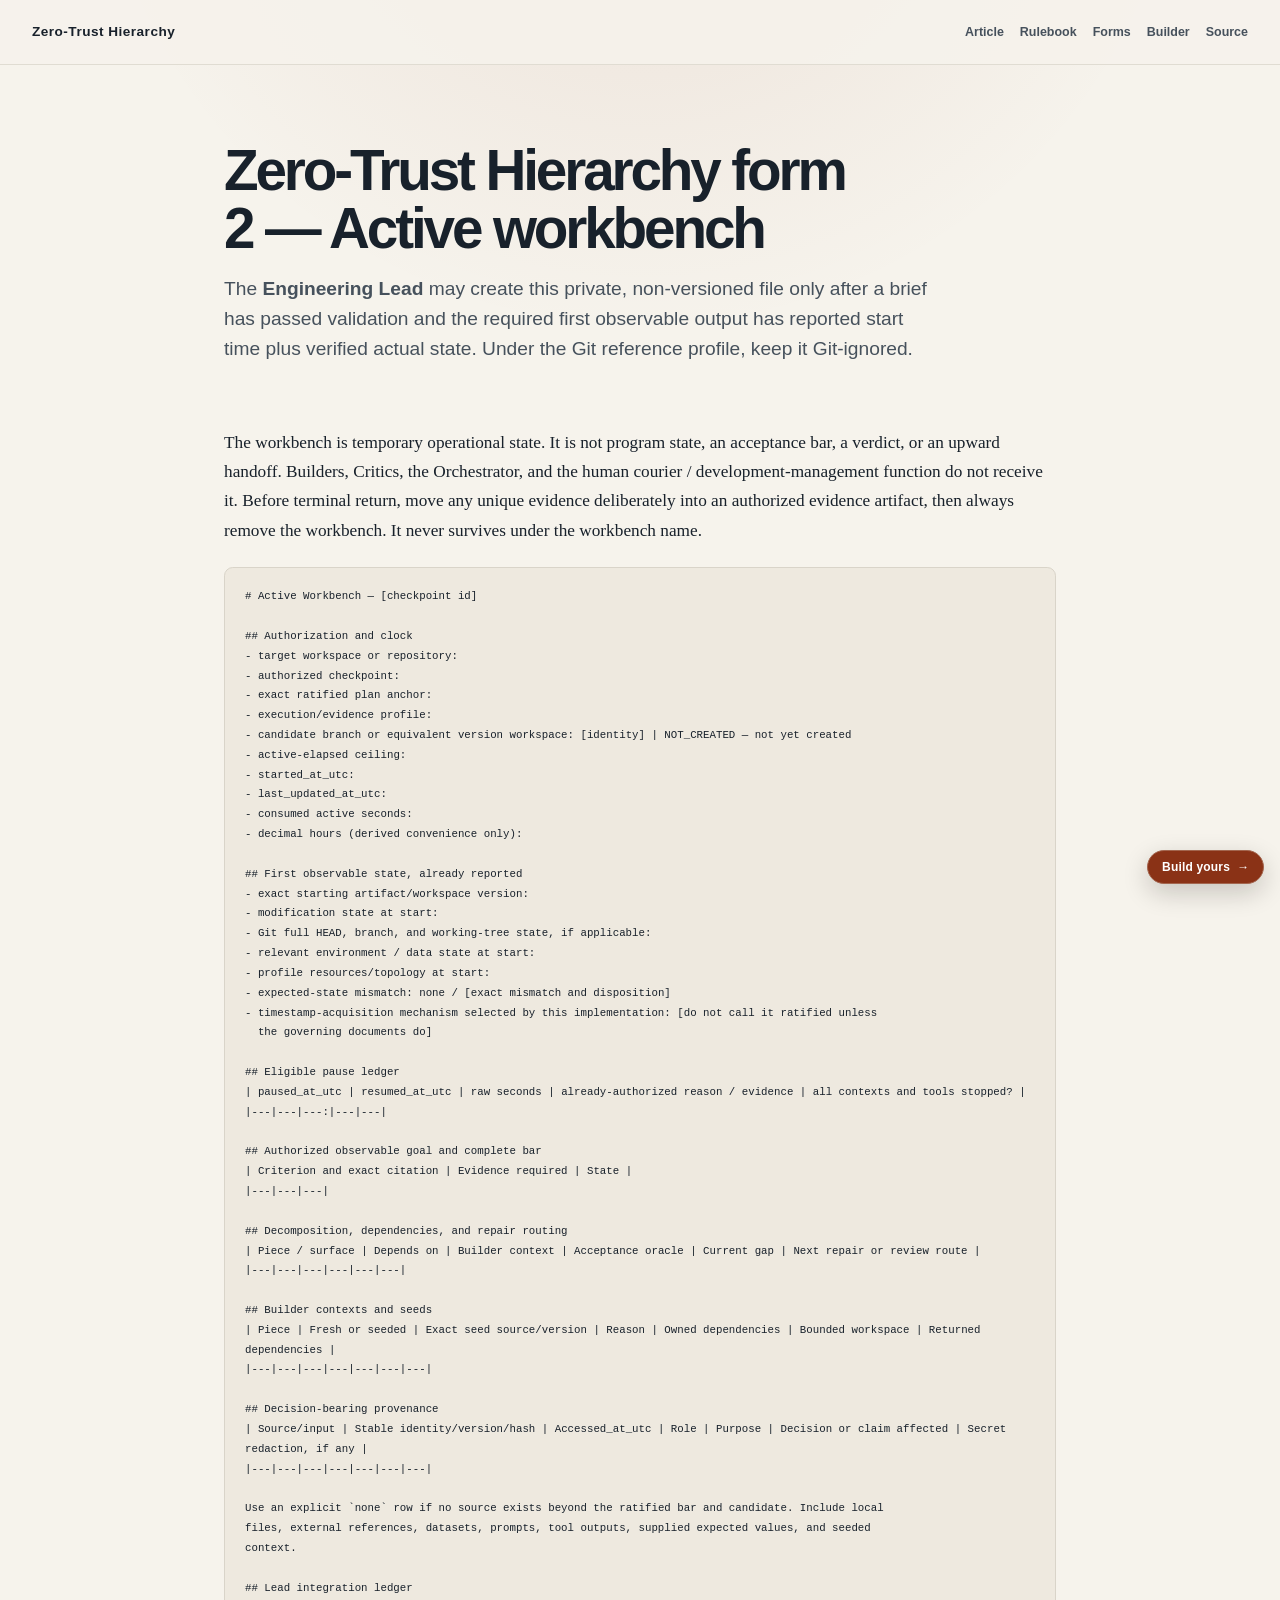
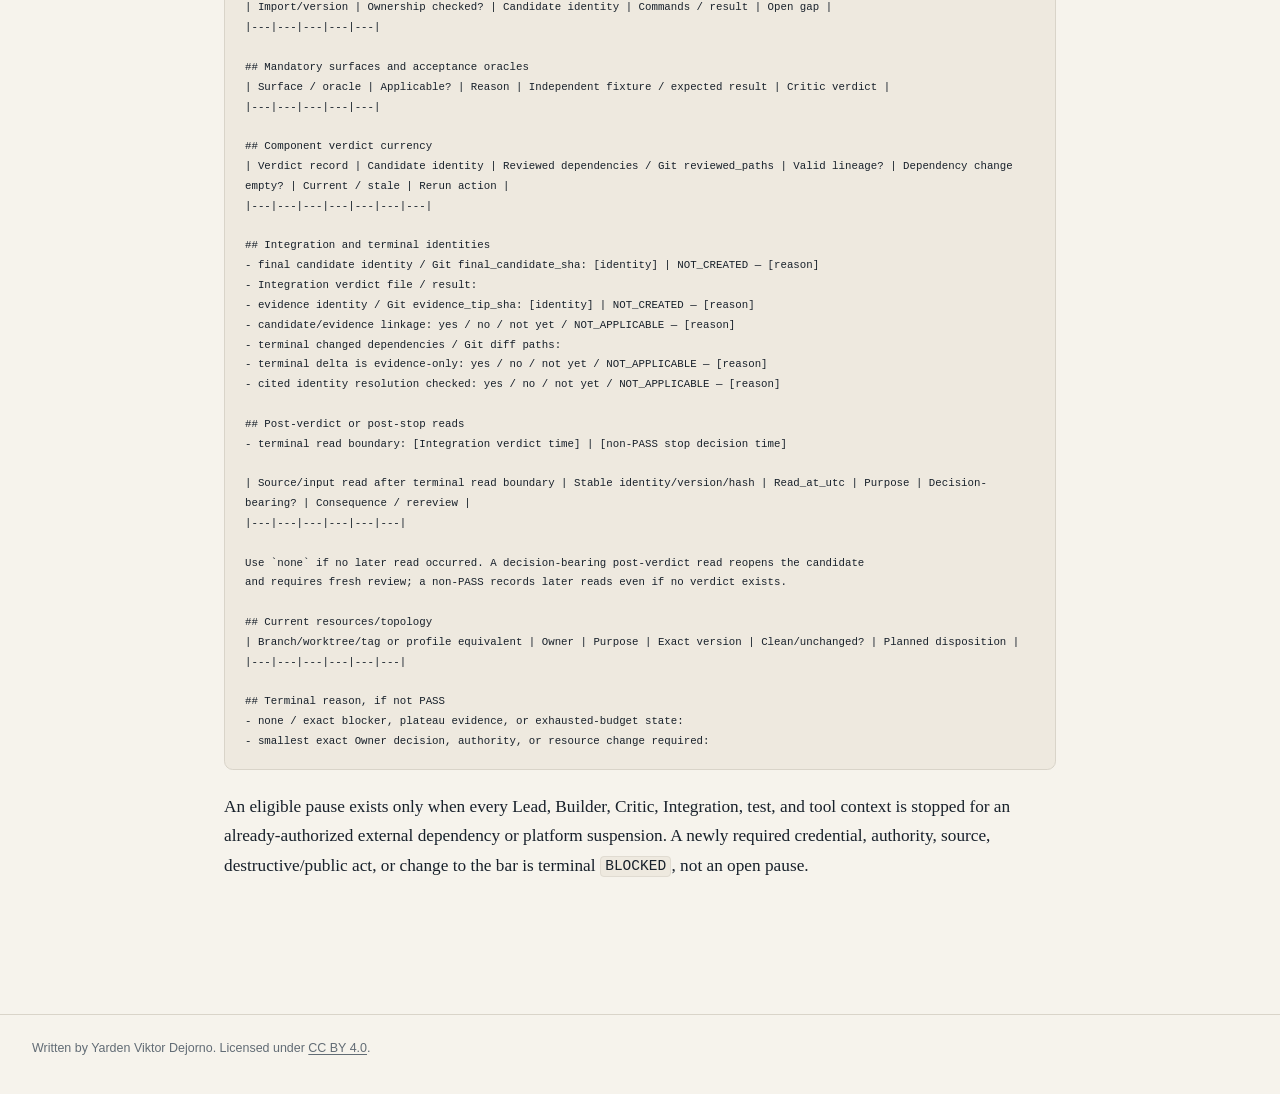
<file: forms/2-workbench.html>
<!doctype html>
<html lang="en">
<head>
  <meta charset="utf-8">
  <meta name="viewport" content="width=device-width, initial-scale=1">
  <meta http-equiv="Content-Security-Policy" content="default-src 'none'; style-src 'unsafe-inline'; img-src data:; font-src 'none'; script-src 'none'; connect-src 'none'; object-src 'none'; base-uri 'none'; form-action 'none'">
  <title>Zero-Trust Hierarchy form 2 — Active workbench</title>
  <meta name="description" content="A boundary form for Zero-Trust Hierarchy: 2-workbench.">
  <meta name="author" content="Yarden Viktor Dejorno">
  <meta name="color-scheme" content="light dark">
  <meta property="og:title" content="Zero-Trust Hierarchy form 2 — Active workbench">
  <meta property="og:description" content="A boundary form for Zero-Trust Hierarchy: 2-workbench.">
  <meta property="og:type" content="article">
  <meta property="og:url" content="https://hrsi56.github.io/Zero-Trust-Hierarchy/forms/2-workbench.html">
  <meta name="twitter:card" content="summary">
  <meta name="twitter:title" content="Zero-Trust Hierarchy form 2 — Active workbench">
  <meta name="twitter:description" content="A boundary form for Zero-Trust Hierarchy: 2-workbench.">
  <link rel="canonical" href="https://hrsi56.github.io/Zero-Trust-Hierarchy/forms/2-workbench.html">
  <link rel="icon" href="data:,">
  <style>
:root {
  color-scheme: light dark;
  --page: #f6f3ec;
  --surface: #fffdf8;
  --surface-raised: #ffffff;
  --ink: #18212b;
  --ink-soft: #46515c;
  --ink-faint: #626c75;
  --accent: #8a3216;
  --accent-soft: #f2dfd5;
  --rule: #d9d4c9;
  --code: #eee9df;
  --focus: #0b6bcb;
  --shadow: 0 1rem 3rem rgb(35 28 19 / 8%);
  --diagram-shadow: 0 .4rem 1.35rem rgb(35 28 19 / 4%);
  --measure: 44rem;
  --wide: 76rem;
  --serif: Charter, "Bitstream Charter", "Iowan Old Style", "Palatino Linotype", Palatino,
    Georgia, serif;
  --sans: Inter, ui-sans-serif, -apple-system, BlinkMacSystemFont, "Segoe UI", sans-serif;
  --mono: ui-monospace, "SFMono-Regular", Consolas, "Liberation Mono", Menlo, monospace;

  /* The committed Mermaid rendering maps its palette to these semantic variables. */
  --diagram-bg: transparent;
  --diagram-panel: #f2eee5;
  --diagram-ink: var(--ink);
  --diagram-muted: var(--ink-soft);
  --diagram-accent: var(--accent);
  --diagram-line: #7f7669;
}

@media (prefers-color-scheme: dark) {
  :root {
    --page: #101516;
    --surface: #171d1f;
    --surface-raised: #1c2325;
    --ink: #f0eee8;
    --ink-soft: #c2c8c8;
    --ink-faint: #9ea8a9;
    --accent: #ffad7a;
    --accent-soft: #422b22;
    --rule: #384143;
    --code: #20282a;
    --focus: #7fc3ff;
    --shadow: 0 1rem 3rem rgb(0 0 0 / 24%);
    --diagram-shadow: 0 .4rem 1.35rem rgb(0 0 0 / 10%);
    --diagram-bg: transparent;
    --diagram-panel: #222b2d;
    --diagram-line: #98a3a4;
  }
}

/* Stable hooks let accessibility tests force either palette without runtime JavaScript. */
html[data-theme="light"] {
  color-scheme: light;
  --page: #f6f3ec;
  --surface: #fffdf8;
  --surface-raised: #ffffff;
  --ink: #18212b;
  --ink-soft: #46515c;
  --ink-faint: #626c75;
  --accent: #8a3216;
  --accent-soft: #f2dfd5;
  --rule: #d9d4c9;
  --code: #eee9df;
  --focus: #0b6bcb;
  --shadow: 0 1rem 3rem rgb(35 28 19 / 8%);
  --diagram-shadow: 0 .4rem 1.35rem rgb(35 28 19 / 4%);
  --diagram-bg: transparent;
  --diagram-ink: var(--ink);
  --diagram-muted: var(--ink-soft);
  --diagram-accent: var(--accent);
  --diagram-panel: #f2eee5;
  --diagram-line: #7f7669;
}

html[data-theme="dark"] {
  color-scheme: dark;
  --page: #101516;
  --surface: #171d1f;
  --surface-raised: #1c2325;
  --ink: #f0eee8;
  --ink-soft: #c2c8c8;
  --ink-faint: #9ea8a9;
  --accent: #ffad7a;
  --accent-soft: #422b22;
  --rule: #384143;
  --code: #20282a;
  --focus: #7fc3ff;
  --shadow: 0 1rem 3rem rgb(0 0 0 / 24%);
  --diagram-shadow: 0 .4rem 1.35rem rgb(0 0 0 / 10%);
  --diagram-bg: transparent;
  --diagram-ink: var(--ink);
  --diagram-muted: var(--ink-soft);
  --diagram-accent: var(--accent);
  --diagram-panel: #222b2d;
  --diagram-line: #98a3a4;
}

*,
*::before,
*::after {
  box-sizing: border-box;
}

html {
  scroll-behavior: smooth;
  -webkit-text-size-adjust: 100%;
}

body {
  margin: 0;
  background: var(--page);
  background:
    radial-gradient(circle at 50% -14rem, color-mix(in srgb, var(--accent) 10%, transparent), transparent 35rem),
    var(--page);
  color: var(--ink);
  font-family: var(--serif);
  font-size: clamp(1rem, .97rem + .16vw, 1.08rem);
  line-height: 1.7;
  text-rendering: optimizeLegibility;
}

a {
  color: var(--accent);
  text-decoration-thickness: .08em;
  text-underline-offset: .17em;
}

a:hover {
  text-decoration-thickness: .14em;
}

a:focus-visible,
button:focus-visible,
[tabindex]:focus-visible {
  border-radius: .15rem;
  outline: .18rem solid var(--focus);
  outline-offset: .2rem;
}

.skip-link {
  position: fixed;
  z-index: 20;
  top: .75rem;
  left: .75rem;
  padding: .55rem .8rem;
  transform: translateY(-180%);
  border-radius: .35rem;
  background: var(--ink);
  color: var(--page);
  font: 700 .85rem/1.2 var(--sans);
}

.skip-link:focus {
  transform: none;
}

.site-header {
  border-bottom: 1px solid color-mix(in srgb, var(--rule) 72%, transparent);
  background: color-mix(in srgb, var(--page) 88%, transparent);
}

.site-header__inner,
.site-footer__inner {
  display: flex;
  width: min(calc(100% - 2rem), var(--wide));
  margin-inline: auto;
  align-items: center;
  justify-content: space-between;
  gap: 1.5rem;
}

.site-header__inner {
  min-height: 4rem;
}

.site-name {
  color: var(--ink);
  font: 750 .85rem/1.2 var(--sans);
  letter-spacing: .035em;
  text-decoration: none;
}

.site-nav {
  display: flex;
  flex-wrap: wrap;
  justify-content: flex-end;
  gap: .4rem 1rem;
  font: 650 .78rem/1.35 var(--sans);
}

.site-nav a {
  color: var(--ink-soft);
  text-decoration: none;
}

.site-nav a:hover {
  color: var(--accent);
  text-decoration: underline;
}

main {
  overflow: clip;
}

.article {
  width: min(calc(100% - 2.25rem), var(--measure));
  margin-inline: auto;
  padding: clamp(3.5rem, 8vw, 6.75rem) 0 clamp(4.5rem, 9vw, 7rem);
}

.article > h1 {
  max-width: 14ch;
  margin: 0 0 1rem;
  font-family: var(--sans);
  font-size: clamp(2.65rem, 8vw, 5.9rem);
  font-weight: 760;
  letter-spacing: -.055em;
  line-height: .96;
  text-wrap: balance;
}

.article > h1 + p {
  max-width: 35rem;
  margin: 0 0 clamp(2.25rem, 5vw, 3.75rem);
  color: var(--ink-soft);
  font-family: var(--sans);
  font-size: clamp(1.18rem, 1.02rem + .78vw, 1.58rem);
  line-height: 1.42;
  text-wrap: balance;
}

.sixty-second {
  width: min(calc(100vw - 2rem), var(--wide));
  margin: 0 0 clamp(3.5rem, 7vw, 5.5rem) 50%;
  padding: clamp(1.4rem, 3vw, 2.25rem);
  transform: translateX(-50%);
  border: 1px solid color-mix(in srgb, var(--rule) 82%, transparent);
  border-radius: .85rem;
  background:
    linear-gradient(135deg, color-mix(in srgb, var(--accent-soft) 48%, transparent), transparent 42%),
    var(--surface);
  box-shadow: var(--shadow);
}

.sixty-second h2 {
  margin: 0 0 1.35rem;
  padding: 0;
  border: 0;
  font-size: clamp(1.45rem, 1.2rem + .85vw, 2rem);
}

.sixty-second__grid {
  display: grid;
  grid-template-columns: repeat(3, minmax(0, 1fr));
  gap: 0;
}

.sixty-second__item {
  padding-inline: clamp(1rem, 2.4vw, 1.7rem);
}

.sixty-second__item:first-child {
  padding-left: 0;
}

.sixty-second__item:last-child {
  padding-right: 0;
}

.sixty-second__item + .sixty-second__item {
  border-left: 1px solid var(--rule);
}

.sixty-second h3 {
  margin: 0 0 .55rem;
  font-size: clamp(1rem, .94rem + .22vw, 1.13rem);
  letter-spacing: -.012em;
}

.sixty-second__item p {
  margin: 0;
  color: var(--ink-soft);
  font: .88rem/1.58 var(--sans);
}

.sixty-second__cta {
  display: flex;
  gap: 1.25rem;
  align-items: center;
  justify-content: space-between;
  margin-top: 1.55rem;
  padding-top: 1.3rem;
  border-top: 1px solid var(--rule);
  font-family: var(--sans);
}

.sixty-second__cta-copy {
  display: grid;
  gap: .15rem;
  max-width: 42rem;
  color: var(--ink-soft);
  font-size: .86rem;
  line-height: 1.45;
}

.sixty-second__cta-copy strong {
  color: var(--ink);
  font-size: .93rem;
}

.sixty-second__button {
  display: inline-flex;
  flex: 0 0 auto;
  gap: .45rem;
  align-items: center;
  padding: .72rem .95rem;
  border: 1px solid var(--accent);
  border-radius: 999px;
  background: var(--accent);
  color: var(--surface-raised);
  font: 750 .78rem/1 var(--sans);
  text-decoration: none;
  white-space: nowrap;
}

.sixty-second__button:hover {
  transform: translateY(-1px);
  text-decoration: none;
}

.article--reference,
.article--form,
.article--forms-index {
  width: min(calc(100% - 2.25rem), 52rem);
  padding-top: clamp(3rem, 6vw, 5rem);
}

.article--reference > h1,
.article--form > h1,
.article--forms-index > h1 {
  max-width: 24ch;
  font-size: clamp(2.15rem, 1.7rem + 2.3vw, 3.8rem);
  line-height: 1.03;
}

.article--reference > h1 + p,
.article--form > h1 + p,
.article--forms-index > h1 + p {
  max-width: 44rem;
  margin-bottom: clamp(2.5rem, 5vw, 4rem);
  font-size: clamp(1.05rem, 1rem + .3vw, 1.2rem);
  line-height: 1.55;
}

.form-index {
  display: grid;
  gap: .7rem;
  padding: 0;
  list-style: none;
  counter-reset: form;
}

.form-index li {
  counter-increment: form;
  display: grid;
  grid-template-columns: 2.25rem minmax(0, 1fr);
  gap: .8rem;
  align-items: baseline;
  margin: 0;
  padding: .9rem 0;
  border-bottom: 1px solid var(--rule);
  font-family: var(--sans);
}

.form-index li::before {
  content: counter(form, decimal-leading-zero);
  color: var(--ink-faint);
  font: 700 .74rem/1 var(--mono);
  letter-spacing: .04em;
}

h2,
h3,
h4 {
  color: var(--ink);
  font-family: var(--sans);
  line-height: 1.2;
  text-wrap: balance;
}

h2 {
  margin: clamp(3.8rem, 8vw, 6rem) 0 1.25rem;
  padding-top: .9rem;
  border-top: 1px solid var(--rule);
  font-size: clamp(1.65rem, 1.35rem + 1vw, 2.25rem);
  letter-spacing: -.035em;
}

h3 {
  margin: 2.8rem 0 .8rem;
  font-size: clamp(1.2rem, 1.1rem + .35vw, 1.45rem);
  letter-spacing: -.018em;
}

h4 {
  margin: 2rem 0 .65rem;
  font-size: 1rem;
  letter-spacing: .015em;
}

p,
ul,
ol,
blockquote,
pre,
table {
  margin-top: 0;
  margin-bottom: 1.35rem;
}

strong {
  font-weight: 700;
}

ul,
ol {
  padding-left: 1.4rem;
}

li {
  padding-left: .2rem;
}

li + li {
  margin-top: .55rem;
}

li::marker {
  color: var(--accent);
  font-family: var(--sans);
  font-weight: 750;
}

blockquote {
  margin-inline: 0;
  padding: .15rem 0 .15rem 1.25rem;
  border-left: .2rem solid var(--accent);
  color: var(--ink-soft);
  font-size: 1.06em;
}

blockquote > :last-child {
  margin-bottom: 0;
}

code,
pre,
kbd {
  font-family: var(--mono);
}

code {
  padding: .08em .3em;
  border: 1px solid color-mix(in srgb, var(--rule) 65%, transparent);
  border-radius: .25rem;
  background: var(--code);
  font-size: .84em;
  overflow-wrap: anywhere;
}

pre {
  max-width: 100%;
  padding: 1.15rem 1.25rem;
  overflow-x: auto;
  border: 1px solid var(--rule);
  border-radius: .55rem;
  background: var(--code);
  font-size: .8rem;
  line-height: 1.55;
  tab-size: 2;
  white-space: pre-wrap;
  overflow-wrap: anywhere;
}

pre code {
  padding: 0;
  border: 0;
  background: transparent;
  overflow-wrap: anywhere;
  white-space: inherit;
}

table {
  display: block;
  width: 100%;
  overflow-x: auto;
  border-collapse: collapse;
  font-family: var(--sans);
  font-size: .86rem;
  line-height: 1.5;
}

th,
td {
  min-width: 9rem;
  padding: .72rem .8rem;
  border-bottom: 1px solid var(--rule);
  text-align: left;
  vertical-align: top;
}

th {
  color: var(--ink-soft);
  font-size: .74rem;
  letter-spacing: .045em;
  text-transform: uppercase;
}

hr {
  margin: 4rem 0;
  border: 0;
  border-top: 1px solid var(--rule);
}

.hierarchy-diagram {
  width: min(calc(100vw - 2rem), var(--wide));
  margin: clamp(2.5rem, 6vw, 4rem) 0 clamp(3.5rem, 7vw, 5.25rem) 50%;
  transform: translateX(-50%);
}

.diagram-navigation {
  display: flex;
  flex-wrap: wrap;
  gap: .4rem;
  align-items: center;
  justify-content: center;
  margin: 0 0 .65rem;
  font: 650 .72rem/1.25 var(--sans);
}

.diagram-navigation a {
  padding: .35rem .6rem;
  border: 1px solid color-mix(in srgb, var(--rule) 72%, transparent);
  border-radius: 999px;
  background: var(--surface);
  color: var(--ink-soft);
  text-decoration: none;
}

.diagram-navigation a:hover {
  border-color: var(--accent);
  color: var(--accent);
}

.diagram-navigation a:focus-visible {
  outline: .18rem solid var(--focus);
  outline-offset: .15rem;
}

/* The figure never scrolls. It carries two authored layouts of the same diagram and shows
   the one the viewport can hold at legible text sizes: the landscape drawing only while it
   can stay near its native size, the portrait column everywhere below that. */
.diagram-layout {
  margin-inline: auto;
}

.diagram-layout svg {
  display: block;
  width: 100%;
  height: auto;
}

.diagram-layout--wide {
  display: none;
  max-width: var(--diagram-native-width, 73.75rem);
}

.diagram-layout--stacked {
  max-width: 26rem;
}

@media (min-width: 72rem) {
  .diagram-layout--wide {
    display: block;
  }

  .diagram-layout--stacked {
    display: none;
  }
}

.hierarchy-diagram figcaption {
  width: min(100%, var(--measure));
  margin: .8rem auto 0;
  color: var(--ink-faint);
  font: .78rem/1.5 var(--sans);
  text-align: center;
}

.site-footer {
  border-top: 1px solid var(--rule);
  color: var(--ink-faint);
  font: .78rem/1.55 var(--sans);
}

.site-footer__inner {
  align-items: flex-start;
  padding-block: 1.5rem 2.25rem;
}

.site-footer p {
  max-width: 46rem;
  margin: 0;
}

.site-footer a {
  color: inherit;
}

.builder-cta {
  position: fixed;
  z-index: 10;
  right: max(1rem, env(safe-area-inset-right));
  bottom: max(1rem, env(safe-area-inset-bottom));
  display: inline-flex;
  gap: .45rem;
  align-items: center;
  padding: .62rem .85rem;
  border: 1px solid color-mix(in srgb, var(--accent) 68%, var(--rule));
  border-radius: 999px;
  background: var(--accent);
  box-shadow: 0 .55rem 1.6rem rgb(20 14 10 / 20%);
  color: var(--surface-raised);
  font: 750 .75rem/1 var(--sans);
  letter-spacing: .015em;
  text-decoration: none;
}

.builder-cta:hover {
  transform: translateY(-1px);
  text-decoration: none;
}

/* The 60-second section carries its own Builder CTA in the same bottom-right
   corner as the floating pill, so the pill yields while that section is on
   screen. The name is declared on the section but read by the pill, which sits
   outside <main>, so `timeline-scope` hoists it to a common ancestor. This is a
   progressive enhancement: where scroll-driven timelines are unsupported the
   pill simply stays visible. Visibility keeps the hidden pill out of the tab
   order rather than leaving an invisible link focusable. */
@supports (animation-timeline: view()) and (timeline-scope: --sixty-second) {
  :root {
    timeline-scope: --sixty-second;
  }

  .sixty-second {
    view-timeline-name: --sixty-second;
  }

  .builder-cta {
    animation-name: builder-cta-yield;
    animation-fill-mode: both;
    animation-timing-function: linear;
    animation-timeline: --sixty-second;
  }

  @keyframes builder-cta-yield {
    0% {
      opacity: 1;
      visibility: visible;
    }

    6%,
    94% {
      opacity: 0;
      visibility: hidden;
    }

    100% {
      opacity: 1;
      visibility: visible;
    }
  }
}

@media (max-width: 42rem) {
  .site-header__inner,
  .site-footer__inner {
    align-items: flex-start;
    flex-direction: column;
    gap: .7rem;
    padding-block: .85rem;
  }

  .site-nav {
    justify-content: flex-start;
  }

  .article {
    width: min(calc(100% - 1.5rem), var(--measure));
    padding-top: 3.2rem;
  }

  .article--reference,
  .article--form,
  .article--forms-index {
    width: min(calc(100% - 1.5rem), 52rem);
  }

  .article > h1 {
    max-width: 11ch;
  }

  .sixty-second {
    width: calc(100vw - 1rem);
    padding: 1.15rem;
  }

  .sixty-second__grid {
    grid-template-columns: 1fr;
  }

  .sixty-second__item {
    padding: 1rem 0;
  }

  .sixty-second__item:first-child {
    padding-top: 0;
  }

  .sixty-second__item:last-child {
    padding-bottom: 0;
  }

  .sixty-second__item + .sixty-second__item {
    border-top: 1px solid var(--rule);
    border-left: 0;
  }

  .sixty-second__cta {
    align-items: stretch;
    flex-direction: column;
  }

  .sixty-second__button {
    justify-content: center;
    white-space: normal;
  }

  .article--reference > h1,
  .article--form > h1,
  .article--forms-index > h1 {
    max-width: 22ch;
    font-size: clamp(2rem, 9vw, 3rem);
  }

  .hierarchy-diagram {
    width: calc(100vw - .75rem);
  }

  .diagram-navigation {
    gap: .3rem;
    padding-inline: .25rem;
  }

  .diagram-navigation a {
    flex: 1 1 8rem;
    padding-inline: .45rem;
    text-align: center;
  }

  .hierarchy-diagram figcaption {
    padding-inline: .75rem;
  }

  .builder-cta {
    right: max(.65rem, env(safe-area-inset-right));
    bottom: max(.65rem, env(safe-area-inset-bottom));
    padding: .58rem .75rem;
  }
}

@media (prefers-reduced-motion: reduce) {
  html {
    scroll-behavior: auto;
  }
}

@media print {
  :root,
  html[data-theme="light"],
  html[data-theme="dark"] {
    color-scheme: light;
    --page: #ffffff;
    --surface: #ffffff;
    --surface-raised: #ffffff;
    --ink: #000000;
    --ink-soft: #222222;
    --ink-faint: #444444;
    --accent: #5f210d;
    --rule: #bbbbbb;
    --code: #f4f4f4;
    --shadow: none;
    --diagram-shadow: none;
    --diagram-bg: transparent;
    --diagram-panel: #f2f2f2;
    --diagram-ink: #000000;
    --diagram-muted: #222222;
    --diagram-accent: #5f210d;
    --diagram-line: #555555;
  }

  body {
    background: #ffffff;
  }

  .site-header,
  .skip-link,
  .diagram-navigation,
  .builder-cta {
    display: none;
  }

  .article {
    width: 100%;
    padding: 0;
  }

  .hierarchy-diagram {
    width: 100%;
    margin-inline: 0;
    transform: none;
    break-inside: avoid;
  }

  /* Paper is wide enough for the landscape drawing and never long enough for the column. */
  .diagram-layout--wide {
    display: block;
    max-width: 100%;
  }

  .diagram-layout--stacked {
    display: none;
  }

  a {
    color: inherit;
  }
}
  </style>
</head>
<body>
  <a class="skip-link" href="#main-content">Skip to the main content</a>
  <header class="site-header">
    <div class="site-header__inner">
      <a class="site-name" href="../index.html">Zero-Trust Hierarchy</a>
      <nav class="site-nav" aria-label="Publication">
        <a href="../index.html">Article</a>
        <a href="../RULEBOOK.html">Rulebook</a>
        <a href="index.html" aria-current="page">Forms</a>
        <a href="../builder/index.html">Builder</a>
        <a rel="external noopener noreferrer" href="https://github.com/hrsi56/Zero-Trust-Hierarchy">Source</a>
      </nav>
    </div>
  </header>
  <main id="main-content">
    <article class="article article--form">
<h1 id="zero-trust-hierarchy-form-2--active-workbench">Zero-Trust Hierarchy form 2 — Active workbench</h1>
<p>The <strong>Engineering Lead</strong> may create this private, non-versioned file only after a brief has passed validation and the required first observable output has reported start time plus verified actual state. Under the Git reference profile, keep it Git-ignored.</p>
<p>The workbench is temporary operational state. It is not program state, an acceptance bar, a verdict, or an upward handoff. Builders, Critics, the Orchestrator, and the human courier / development-management function do not receive it. Before terminal return, move any unique evidence deliberately into an authorized evidence artifact, then always remove the workbench. It never survives under the workbench name.</p>
<div class="sourceCode" id="cb1"><pre class="sourceCode markdown"><code class="sourceCode markdown"><span id="cb1-1"><a href="#cb1-1" aria-hidden="true" tabindex="-1"></a><span class="fu"># Active Workbench — [checkpoint id]</span></span>
<span id="cb1-2"><a href="#cb1-2" aria-hidden="true" tabindex="-1"></a></span>
<span id="cb1-3"><a href="#cb1-3" aria-hidden="true" tabindex="-1"></a><span class="fu">## Authorization and clock</span></span>
<span id="cb1-4"><a href="#cb1-4" aria-hidden="true" tabindex="-1"></a><span class="ss">- </span>target workspace or repository:</span>
<span id="cb1-5"><a href="#cb1-5" aria-hidden="true" tabindex="-1"></a><span class="ss">- </span>authorized checkpoint:</span>
<span id="cb1-6"><a href="#cb1-6" aria-hidden="true" tabindex="-1"></a><span class="ss">- </span>exact ratified plan anchor:</span>
<span id="cb1-7"><a href="#cb1-7" aria-hidden="true" tabindex="-1"></a><span class="ss">- </span>execution/evidence profile:</span>
<span id="cb1-8"><a href="#cb1-8" aria-hidden="true" tabindex="-1"></a><span class="ss">- </span>candidate branch or equivalent version workspace: <span class="co">[</span><span class="ot">identity</span><span class="co">]</span> | NOT_CREATED — not yet created</span>
<span id="cb1-9"><a href="#cb1-9" aria-hidden="true" tabindex="-1"></a><span class="ss">- </span>active-elapsed ceiling:</span>
<span id="cb1-10"><a href="#cb1-10" aria-hidden="true" tabindex="-1"></a><span class="ss">- </span>started_at_utc:</span>
<span id="cb1-11"><a href="#cb1-11" aria-hidden="true" tabindex="-1"></a><span class="ss">- </span>last_updated_at_utc:</span>
<span id="cb1-12"><a href="#cb1-12" aria-hidden="true" tabindex="-1"></a><span class="ss">- </span>consumed active seconds:</span>
<span id="cb1-13"><a href="#cb1-13" aria-hidden="true" tabindex="-1"></a><span class="ss">- </span>decimal hours (derived convenience only):</span>
<span id="cb1-14"><a href="#cb1-14" aria-hidden="true" tabindex="-1"></a></span>
<span id="cb1-15"><a href="#cb1-15" aria-hidden="true" tabindex="-1"></a><span class="fu">## First observable state, already reported</span></span>
<span id="cb1-16"><a href="#cb1-16" aria-hidden="true" tabindex="-1"></a><span class="ss">- </span>exact starting artifact/workspace version:</span>
<span id="cb1-17"><a href="#cb1-17" aria-hidden="true" tabindex="-1"></a><span class="ss">- </span>modification state at start:</span>
<span id="cb1-18"><a href="#cb1-18" aria-hidden="true" tabindex="-1"></a><span class="ss">- </span>Git full HEAD, branch, and working-tree state, if applicable:</span>
<span id="cb1-19"><a href="#cb1-19" aria-hidden="true" tabindex="-1"></a><span class="ss">- </span>relevant environment / data state at start:</span>
<span id="cb1-20"><a href="#cb1-20" aria-hidden="true" tabindex="-1"></a><span class="ss">- </span>profile resources/topology at start:</span>
<span id="cb1-21"><a href="#cb1-21" aria-hidden="true" tabindex="-1"></a><span class="ss">- </span>expected-state mismatch: none / <span class="co">[</span><span class="ot">exact mismatch and disposition</span><span class="co">]</span></span>
<span id="cb1-22"><a href="#cb1-22" aria-hidden="true" tabindex="-1"></a><span class="ss">- </span>timestamp-acquisition mechanism selected by this implementation: [do not call it ratified unless</span>
<span id="cb1-23"><a href="#cb1-23" aria-hidden="true" tabindex="-1"></a>  the governing documents do]</span>
<span id="cb1-24"><a href="#cb1-24" aria-hidden="true" tabindex="-1"></a></span>
<span id="cb1-25"><a href="#cb1-25" aria-hidden="true" tabindex="-1"></a><span class="fu">## Eligible pause ledger</span></span>
<span id="cb1-26"><a href="#cb1-26" aria-hidden="true" tabindex="-1"></a><span class="pp">|</span> paused_at_utc <span class="pp">|</span> resumed_at_utc <span class="pp">|</span> raw seconds <span class="pp">|</span> already-authorized reason / evidence <span class="pp">|</span> all contexts and tools stopped? <span class="pp">|</span></span>
<span id="cb1-27"><a href="#cb1-27" aria-hidden="true" tabindex="-1"></a><span class="pp">|---|---|---:|---|---|</span></span>
<span id="cb1-28"><a href="#cb1-28" aria-hidden="true" tabindex="-1"></a></span>
<span id="cb1-29"><a href="#cb1-29" aria-hidden="true" tabindex="-1"></a><span class="fu">## Authorized observable goal and complete bar</span></span>
<span id="cb1-30"><a href="#cb1-30" aria-hidden="true" tabindex="-1"></a><span class="pp">|</span> Criterion and exact citation <span class="pp">|</span> Evidence required <span class="pp">|</span> State <span class="pp">|</span></span>
<span id="cb1-31"><a href="#cb1-31" aria-hidden="true" tabindex="-1"></a><span class="pp">|---|---|---|</span></span>
<span id="cb1-32"><a href="#cb1-32" aria-hidden="true" tabindex="-1"></a></span>
<span id="cb1-33"><a href="#cb1-33" aria-hidden="true" tabindex="-1"></a><span class="fu">## Decomposition, dependencies, and repair routing</span></span>
<span id="cb1-34"><a href="#cb1-34" aria-hidden="true" tabindex="-1"></a><span class="pp">|</span> Piece / surface <span class="pp">|</span> Depends on <span class="pp">|</span> Builder context <span class="pp">|</span> Acceptance oracle <span class="pp">|</span> Current gap <span class="pp">|</span> Next repair or review route <span class="pp">|</span></span>
<span id="cb1-35"><a href="#cb1-35" aria-hidden="true" tabindex="-1"></a><span class="pp">|---|---|---|---|---|---|</span></span>
<span id="cb1-36"><a href="#cb1-36" aria-hidden="true" tabindex="-1"></a></span>
<span id="cb1-37"><a href="#cb1-37" aria-hidden="true" tabindex="-1"></a><span class="fu">## Builder contexts and seeds</span></span>
<span id="cb1-38"><a href="#cb1-38" aria-hidden="true" tabindex="-1"></a><span class="pp">|</span> Piece <span class="pp">|</span> Fresh or seeded <span class="pp">|</span> Exact seed source/version <span class="pp">|</span> Reason <span class="pp">|</span> Owned dependencies <span class="pp">|</span> Bounded workspace <span class="pp">|</span> Returned dependencies <span class="pp">|</span></span>
<span id="cb1-39"><a href="#cb1-39" aria-hidden="true" tabindex="-1"></a><span class="pp">|---|---|---|---|---|---|---|</span></span>
<span id="cb1-40"><a href="#cb1-40" aria-hidden="true" tabindex="-1"></a></span>
<span id="cb1-41"><a href="#cb1-41" aria-hidden="true" tabindex="-1"></a><span class="fu">## Decision-bearing provenance</span></span>
<span id="cb1-42"><a href="#cb1-42" aria-hidden="true" tabindex="-1"></a><span class="pp">|</span> Source/input <span class="pp">|</span> Stable identity/version/hash <span class="pp">|</span> Accessed_at_utc <span class="pp">|</span> Role <span class="pp">|</span> Purpose <span class="pp">|</span> Decision or claim affected <span class="pp">|</span> Secret redaction, if any <span class="pp">|</span></span>
<span id="cb1-43"><a href="#cb1-43" aria-hidden="true" tabindex="-1"></a><span class="pp">|---|---|---|---|---|---|---|</span></span>
<span id="cb1-44"><a href="#cb1-44" aria-hidden="true" tabindex="-1"></a></span>
<span id="cb1-45"><a href="#cb1-45" aria-hidden="true" tabindex="-1"></a>Use an explicit <span class="in">`none`</span> row if no source exists beyond the ratified bar and candidate. Include local</span>
<span id="cb1-46"><a href="#cb1-46" aria-hidden="true" tabindex="-1"></a>files, external references, datasets, prompts, tool outputs, supplied expected values, and seeded</span>
<span id="cb1-47"><a href="#cb1-47" aria-hidden="true" tabindex="-1"></a>context.</span>
<span id="cb1-48"><a href="#cb1-48" aria-hidden="true" tabindex="-1"></a></span>
<span id="cb1-49"><a href="#cb1-49" aria-hidden="true" tabindex="-1"></a><span class="fu">## Lead integration ledger</span></span>
<span id="cb1-50"><a href="#cb1-50" aria-hidden="true" tabindex="-1"></a><span class="pp">|</span> Import/version <span class="pp">|</span> Ownership checked? <span class="pp">|</span> Candidate identity <span class="pp">|</span> Commands / result <span class="pp">|</span> Open gap <span class="pp">|</span></span>
<span id="cb1-51"><a href="#cb1-51" aria-hidden="true" tabindex="-1"></a><span class="pp">|---|---|---|---|---|</span></span>
<span id="cb1-52"><a href="#cb1-52" aria-hidden="true" tabindex="-1"></a></span>
<span id="cb1-53"><a href="#cb1-53" aria-hidden="true" tabindex="-1"></a><span class="fu">## Mandatory surfaces and acceptance oracles</span></span>
<span id="cb1-54"><a href="#cb1-54" aria-hidden="true" tabindex="-1"></a><span class="pp">|</span> Surface / oracle <span class="pp">|</span> Applicable? <span class="pp">|</span> Reason <span class="pp">|</span> Independent fixture / expected result <span class="pp">|</span> Critic verdict <span class="pp">|</span></span>
<span id="cb1-55"><a href="#cb1-55" aria-hidden="true" tabindex="-1"></a><span class="pp">|---|---|---|---|---|</span></span>
<span id="cb1-56"><a href="#cb1-56" aria-hidden="true" tabindex="-1"></a></span>
<span id="cb1-57"><a href="#cb1-57" aria-hidden="true" tabindex="-1"></a><span class="fu">## Component verdict currency</span></span>
<span id="cb1-58"><a href="#cb1-58" aria-hidden="true" tabindex="-1"></a><span class="pp">|</span> Verdict record <span class="pp">|</span> Candidate identity <span class="pp">|</span> Reviewed dependencies / Git reviewed_paths <span class="pp">|</span> Valid lineage? <span class="pp">|</span> Dependency change empty? <span class="pp">|</span> Current / stale <span class="pp">|</span> Rerun action <span class="pp">|</span></span>
<span id="cb1-59"><a href="#cb1-59" aria-hidden="true" tabindex="-1"></a><span class="pp">|---|---|---|---|---|---|---|</span></span>
<span id="cb1-60"><a href="#cb1-60" aria-hidden="true" tabindex="-1"></a></span>
<span id="cb1-61"><a href="#cb1-61" aria-hidden="true" tabindex="-1"></a><span class="fu">## Integration and terminal identities</span></span>
<span id="cb1-62"><a href="#cb1-62" aria-hidden="true" tabindex="-1"></a><span class="ss">- </span>final candidate identity / Git final_candidate_sha: <span class="co">[</span><span class="ot">identity</span><span class="co">]</span> | NOT_CREATED — <span class="co">[</span><span class="ot">reason</span><span class="co">]</span></span>
<span id="cb1-63"><a href="#cb1-63" aria-hidden="true" tabindex="-1"></a><span class="ss">- </span>Integration verdict file / result:</span>
<span id="cb1-64"><a href="#cb1-64" aria-hidden="true" tabindex="-1"></a><span class="ss">- </span>evidence identity / Git evidence_tip_sha: <span class="co">[</span><span class="ot">identity</span><span class="co">]</span> | NOT_CREATED — <span class="co">[</span><span class="ot">reason</span><span class="co">]</span></span>
<span id="cb1-65"><a href="#cb1-65" aria-hidden="true" tabindex="-1"></a><span class="ss">- </span>candidate/evidence linkage: yes / no / not yet / NOT_APPLICABLE — <span class="co">[</span><span class="ot">reason</span><span class="co">]</span></span>
<span id="cb1-66"><a href="#cb1-66" aria-hidden="true" tabindex="-1"></a><span class="ss">- </span>terminal changed dependencies / Git diff paths:</span>
<span id="cb1-67"><a href="#cb1-67" aria-hidden="true" tabindex="-1"></a><span class="ss">- </span>terminal delta is evidence-only: yes / no / not yet / NOT_APPLICABLE — <span class="co">[</span><span class="ot">reason</span><span class="co">]</span></span>
<span id="cb1-68"><a href="#cb1-68" aria-hidden="true" tabindex="-1"></a><span class="ss">- </span>cited identity resolution checked: yes / no / not yet / NOT_APPLICABLE — <span class="co">[</span><span class="ot">reason</span><span class="co">]</span></span>
<span id="cb1-69"><a href="#cb1-69" aria-hidden="true" tabindex="-1"></a></span>
<span id="cb1-70"><a href="#cb1-70" aria-hidden="true" tabindex="-1"></a><span class="fu">## Post-verdict or post-stop reads</span></span>
<span id="cb1-71"><a href="#cb1-71" aria-hidden="true" tabindex="-1"></a><span class="ss">- </span>terminal read boundary: <span class="co">[</span><span class="ot">Integration verdict time</span><span class="co">]</span> | <span class="co">[</span><span class="ot">non-PASS stop decision time</span><span class="co">]</span></span>
<span id="cb1-72"><a href="#cb1-72" aria-hidden="true" tabindex="-1"></a></span>
<span id="cb1-73"><a href="#cb1-73" aria-hidden="true" tabindex="-1"></a><span class="pp">|</span> Source/input read after terminal read boundary <span class="pp">|</span> Stable identity/version/hash <span class="pp">|</span> Read_at_utc <span class="pp">|</span> Purpose <span class="pp">|</span> Decision-bearing? <span class="pp">|</span> Consequence / rereview <span class="pp">|</span></span>
<span id="cb1-74"><a href="#cb1-74" aria-hidden="true" tabindex="-1"></a><span class="pp">|---|---|---|---|---|---|</span></span>
<span id="cb1-75"><a href="#cb1-75" aria-hidden="true" tabindex="-1"></a></span>
<span id="cb1-76"><a href="#cb1-76" aria-hidden="true" tabindex="-1"></a>Use <span class="in">`none`</span> if no later read occurred. A decision-bearing post-verdict read reopens the candidate</span>
<span id="cb1-77"><a href="#cb1-77" aria-hidden="true" tabindex="-1"></a>and requires fresh review; a non-PASS records later reads even if no verdict exists.</span>
<span id="cb1-78"><a href="#cb1-78" aria-hidden="true" tabindex="-1"></a></span>
<span id="cb1-79"><a href="#cb1-79" aria-hidden="true" tabindex="-1"></a><span class="fu">## Current resources/topology</span></span>
<span id="cb1-80"><a href="#cb1-80" aria-hidden="true" tabindex="-1"></a><span class="pp">|</span> Branch/worktree/tag or profile equivalent <span class="pp">|</span> Owner <span class="pp">|</span> Purpose <span class="pp">|</span> Exact version <span class="pp">|</span> Clean/unchanged? <span class="pp">|</span> Planned disposition <span class="pp">|</span></span>
<span id="cb1-81"><a href="#cb1-81" aria-hidden="true" tabindex="-1"></a><span class="pp">|---|---|---|---|---|---|</span></span>
<span id="cb1-82"><a href="#cb1-82" aria-hidden="true" tabindex="-1"></a></span>
<span id="cb1-83"><a href="#cb1-83" aria-hidden="true" tabindex="-1"></a><span class="fu">## Terminal reason, if not PASS</span></span>
<span id="cb1-84"><a href="#cb1-84" aria-hidden="true" tabindex="-1"></a><span class="ss">- </span>none / exact blocker, plateau evidence, or exhausted-budget state:</span>
<span id="cb1-85"><a href="#cb1-85" aria-hidden="true" tabindex="-1"></a><span class="ss">- </span>smallest exact Owner decision, authority, or resource change required:</span></code></pre></div>
<p>An eligible pause exists only when every Lead, Builder, Critic, Integration, test, and tool context is stopped for an already-authorized external dependency or platform suspension. A newly required credential, authority, source, destructive/public act, or change to the bar is terminal <code>BLOCKED</code>, not an open pause.</p>
    </article>
  </main>
  <a class="builder-cta" href="../builder/index.html" aria-label="Open Gauntlet Builder">Build yours <span aria-hidden="true">→</span></a>
  <footer class="site-footer">
    <div class="site-footer__inner">
      <p>Written by Yarden Viktor Dejorno. Licensed under <a href="../LICENSE">CC BY 4.0</a>.</p>
    </div>
  </footer>
</body>
</html>
</file>
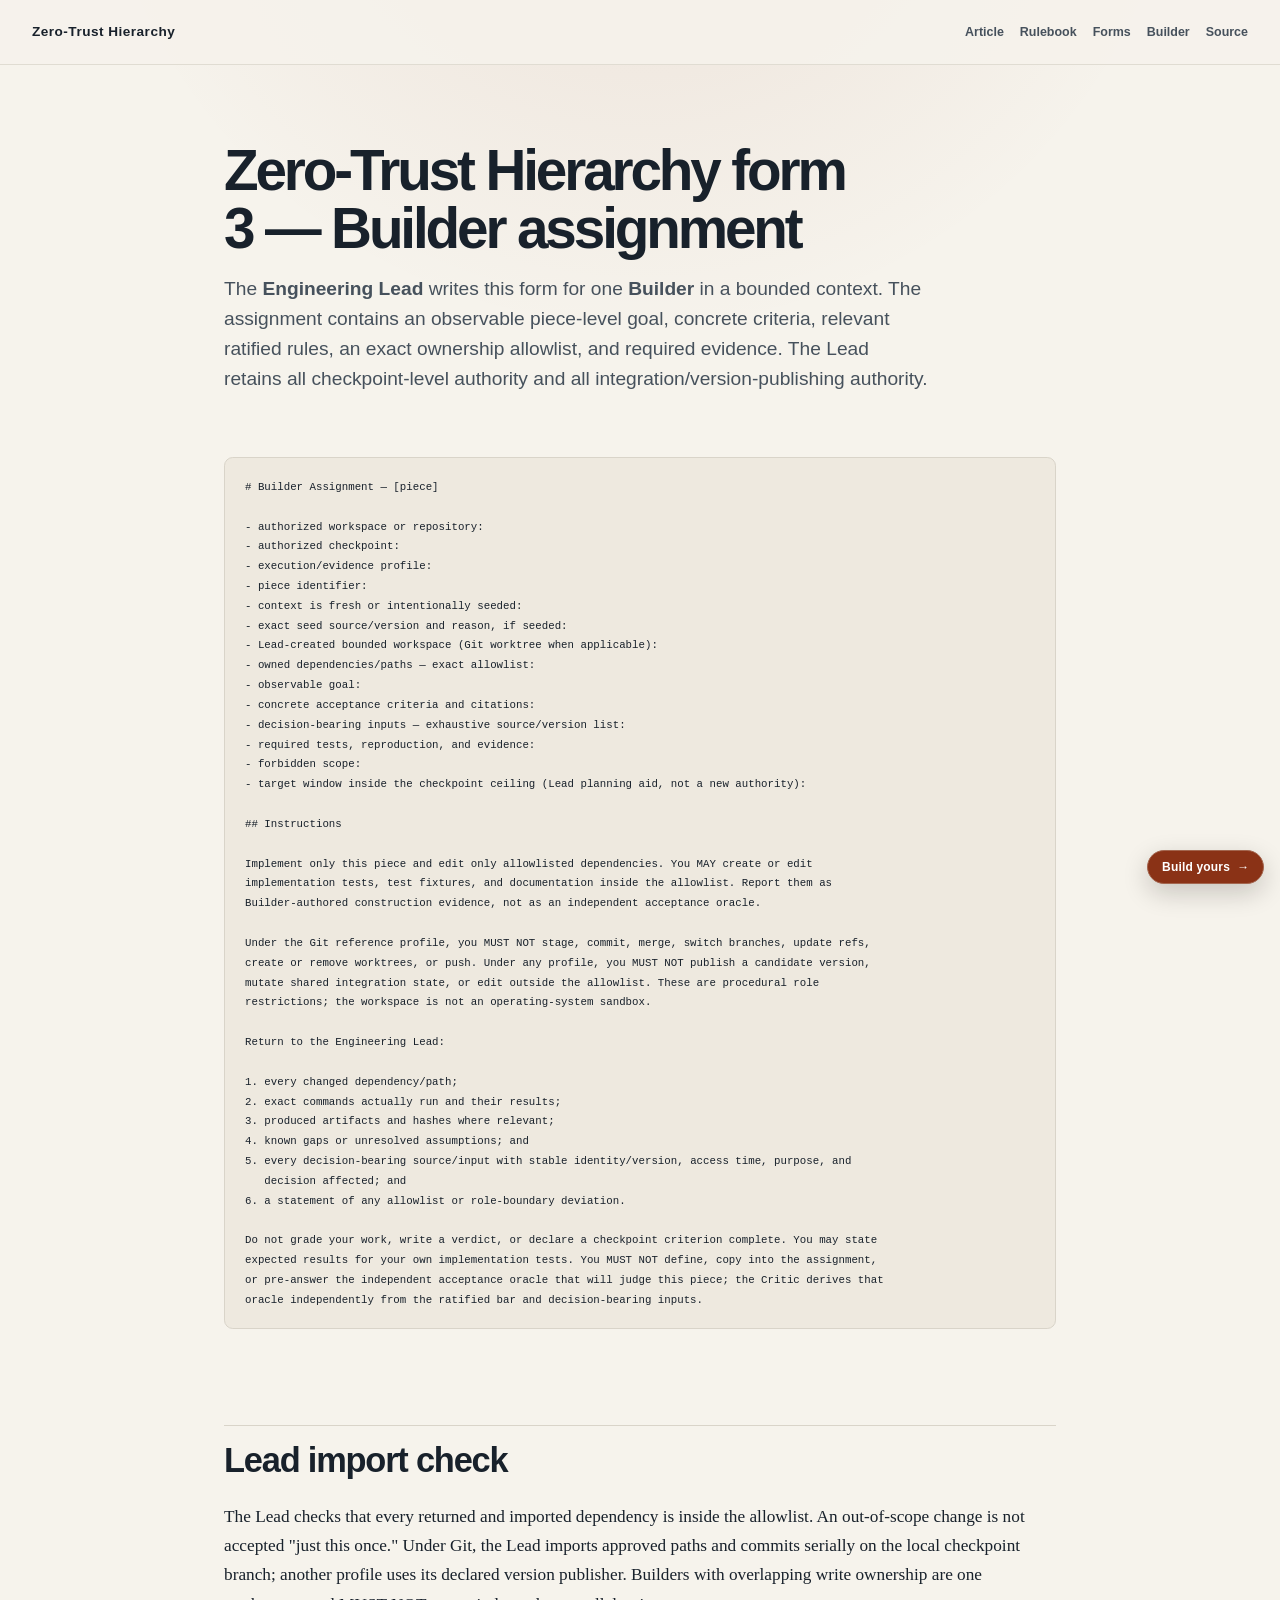
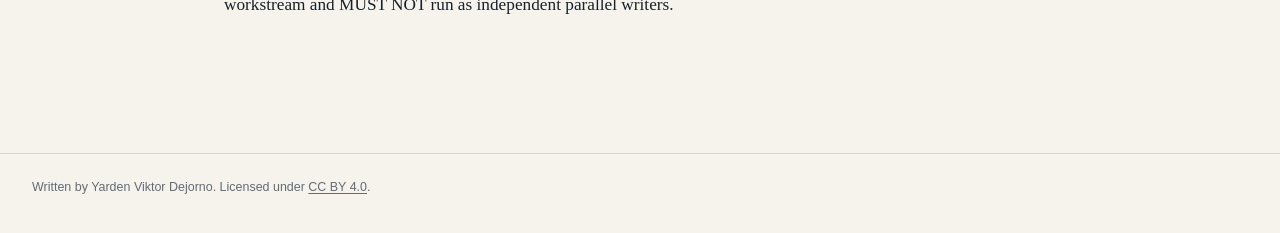
<file: forms/3-builder-assignment.html>
<!doctype html>
<html lang="en">
<head>
  <meta charset="utf-8">
  <meta name="viewport" content="width=device-width, initial-scale=1">
  <meta http-equiv="Content-Security-Policy" content="default-src 'none'; style-src 'unsafe-inline'; img-src data:; font-src 'none'; script-src 'none'; connect-src 'none'; object-src 'none'; base-uri 'none'; form-action 'none'">
  <title>Zero-Trust Hierarchy form 3 — Builder assignment</title>
  <meta name="description" content="A boundary form for Zero-Trust Hierarchy: 3-builder-assignment.">
  <meta name="author" content="Yarden Viktor Dejorno">
  <meta name="color-scheme" content="light dark">
  <meta property="og:title" content="Zero-Trust Hierarchy form 3 — Builder assignment">
  <meta property="og:description" content="A boundary form for Zero-Trust Hierarchy: 3-builder-assignment.">
  <meta property="og:type" content="article">
  <meta property="og:url" content="https://hrsi56.github.io/Zero-Trust-Hierarchy/forms/3-builder-assignment.html">
  <meta name="twitter:card" content="summary">
  <meta name="twitter:title" content="Zero-Trust Hierarchy form 3 — Builder assignment">
  <meta name="twitter:description" content="A boundary form for Zero-Trust Hierarchy: 3-builder-assignment.">
  <link rel="canonical" href="https://hrsi56.github.io/Zero-Trust-Hierarchy/forms/3-builder-assignment.html">
  <link rel="icon" href="data:,">
  <style>
:root {
  color-scheme: light dark;
  --page: #f6f3ec;
  --surface: #fffdf8;
  --surface-raised: #ffffff;
  --ink: #18212b;
  --ink-soft: #46515c;
  --ink-faint: #626c75;
  --accent: #8a3216;
  --accent-soft: #f2dfd5;
  --rule: #d9d4c9;
  --code: #eee9df;
  --focus: #0b6bcb;
  --shadow: 0 1rem 3rem rgb(35 28 19 / 8%);
  --diagram-shadow: 0 .4rem 1.35rem rgb(35 28 19 / 4%);
  --measure: 44rem;
  --wide: 76rem;
  --serif: Charter, "Bitstream Charter", "Iowan Old Style", "Palatino Linotype", Palatino,
    Georgia, serif;
  --sans: Inter, ui-sans-serif, -apple-system, BlinkMacSystemFont, "Segoe UI", sans-serif;
  --mono: ui-monospace, "SFMono-Regular", Consolas, "Liberation Mono", Menlo, monospace;

  /* The committed Mermaid rendering maps its palette to these semantic variables. */
  --diagram-bg: transparent;
  --diagram-panel: #f2eee5;
  --diagram-ink: var(--ink);
  --diagram-muted: var(--ink-soft);
  --diagram-accent: var(--accent);
  --diagram-line: #7f7669;
}

@media (prefers-color-scheme: dark) {
  :root {
    --page: #101516;
    --surface: #171d1f;
    --surface-raised: #1c2325;
    --ink: #f0eee8;
    --ink-soft: #c2c8c8;
    --ink-faint: #9ea8a9;
    --accent: #ffad7a;
    --accent-soft: #422b22;
    --rule: #384143;
    --code: #20282a;
    --focus: #7fc3ff;
    --shadow: 0 1rem 3rem rgb(0 0 0 / 24%);
    --diagram-shadow: 0 .4rem 1.35rem rgb(0 0 0 / 10%);
    --diagram-bg: transparent;
    --diagram-panel: #222b2d;
    --diagram-line: #98a3a4;
  }
}

/* Stable hooks let accessibility tests force either palette without runtime JavaScript. */
html[data-theme="light"] {
  color-scheme: light;
  --page: #f6f3ec;
  --surface: #fffdf8;
  --surface-raised: #ffffff;
  --ink: #18212b;
  --ink-soft: #46515c;
  --ink-faint: #626c75;
  --accent: #8a3216;
  --accent-soft: #f2dfd5;
  --rule: #d9d4c9;
  --code: #eee9df;
  --focus: #0b6bcb;
  --shadow: 0 1rem 3rem rgb(35 28 19 / 8%);
  --diagram-shadow: 0 .4rem 1.35rem rgb(35 28 19 / 4%);
  --diagram-bg: transparent;
  --diagram-ink: var(--ink);
  --diagram-muted: var(--ink-soft);
  --diagram-accent: var(--accent);
  --diagram-panel: #f2eee5;
  --diagram-line: #7f7669;
}

html[data-theme="dark"] {
  color-scheme: dark;
  --page: #101516;
  --surface: #171d1f;
  --surface-raised: #1c2325;
  --ink: #f0eee8;
  --ink-soft: #c2c8c8;
  --ink-faint: #9ea8a9;
  --accent: #ffad7a;
  --accent-soft: #422b22;
  --rule: #384143;
  --code: #20282a;
  --focus: #7fc3ff;
  --shadow: 0 1rem 3rem rgb(0 0 0 / 24%);
  --diagram-shadow: 0 .4rem 1.35rem rgb(0 0 0 / 10%);
  --diagram-bg: transparent;
  --diagram-ink: var(--ink);
  --diagram-muted: var(--ink-soft);
  --diagram-accent: var(--accent);
  --diagram-panel: #222b2d;
  --diagram-line: #98a3a4;
}

*,
*::before,
*::after {
  box-sizing: border-box;
}

html {
  scroll-behavior: smooth;
  -webkit-text-size-adjust: 100%;
}

body {
  margin: 0;
  background: var(--page);
  background:
    radial-gradient(circle at 50% -14rem, color-mix(in srgb, var(--accent) 10%, transparent), transparent 35rem),
    var(--page);
  color: var(--ink);
  font-family: var(--serif);
  font-size: clamp(1rem, .97rem + .16vw, 1.08rem);
  line-height: 1.7;
  text-rendering: optimizeLegibility;
}

a {
  color: var(--accent);
  text-decoration-thickness: .08em;
  text-underline-offset: .17em;
}

a:hover {
  text-decoration-thickness: .14em;
}

a:focus-visible,
button:focus-visible,
[tabindex]:focus-visible {
  border-radius: .15rem;
  outline: .18rem solid var(--focus);
  outline-offset: .2rem;
}

.skip-link {
  position: fixed;
  z-index: 20;
  top: .75rem;
  left: .75rem;
  padding: .55rem .8rem;
  transform: translateY(-180%);
  border-radius: .35rem;
  background: var(--ink);
  color: var(--page);
  font: 700 .85rem/1.2 var(--sans);
}

.skip-link:focus {
  transform: none;
}

.site-header {
  border-bottom: 1px solid color-mix(in srgb, var(--rule) 72%, transparent);
  background: color-mix(in srgb, var(--page) 88%, transparent);
}

.site-header__inner,
.site-footer__inner {
  display: flex;
  width: min(calc(100% - 2rem), var(--wide));
  margin-inline: auto;
  align-items: center;
  justify-content: space-between;
  gap: 1.5rem;
}

.site-header__inner {
  min-height: 4rem;
}

.site-name {
  color: var(--ink);
  font: 750 .85rem/1.2 var(--sans);
  letter-spacing: .035em;
  text-decoration: none;
}

.site-nav {
  display: flex;
  flex-wrap: wrap;
  justify-content: flex-end;
  gap: .4rem 1rem;
  font: 650 .78rem/1.35 var(--sans);
}

.site-nav a {
  color: var(--ink-soft);
  text-decoration: none;
}

.site-nav a:hover {
  color: var(--accent);
  text-decoration: underline;
}

main {
  overflow: clip;
}

.article {
  width: min(calc(100% - 2.25rem), var(--measure));
  margin-inline: auto;
  padding: clamp(3.5rem, 8vw, 6.75rem) 0 clamp(4.5rem, 9vw, 7rem);
}

.article > h1 {
  max-width: 14ch;
  margin: 0 0 1rem;
  font-family: var(--sans);
  font-size: clamp(2.65rem, 8vw, 5.9rem);
  font-weight: 760;
  letter-spacing: -.055em;
  line-height: .96;
  text-wrap: balance;
}

.article > h1 + p {
  max-width: 35rem;
  margin: 0 0 clamp(2.25rem, 5vw, 3.75rem);
  color: var(--ink-soft);
  font-family: var(--sans);
  font-size: clamp(1.18rem, 1.02rem + .78vw, 1.58rem);
  line-height: 1.42;
  text-wrap: balance;
}

.sixty-second {
  width: min(calc(100vw - 2rem), var(--wide));
  margin: 0 0 clamp(3.5rem, 7vw, 5.5rem) 50%;
  padding: clamp(1.4rem, 3vw, 2.25rem);
  transform: translateX(-50%);
  border: 1px solid color-mix(in srgb, var(--rule) 82%, transparent);
  border-radius: .85rem;
  background:
    linear-gradient(135deg, color-mix(in srgb, var(--accent-soft) 48%, transparent), transparent 42%),
    var(--surface);
  box-shadow: var(--shadow);
}

.sixty-second h2 {
  margin: 0 0 1.35rem;
  padding: 0;
  border: 0;
  font-size: clamp(1.45rem, 1.2rem + .85vw, 2rem);
}

.sixty-second__grid {
  display: grid;
  grid-template-columns: repeat(3, minmax(0, 1fr));
  gap: 0;
}

.sixty-second__item {
  padding-inline: clamp(1rem, 2.4vw, 1.7rem);
}

.sixty-second__item:first-child {
  padding-left: 0;
}

.sixty-second__item:last-child {
  padding-right: 0;
}

.sixty-second__item + .sixty-second__item {
  border-left: 1px solid var(--rule);
}

.sixty-second h3 {
  margin: 0 0 .55rem;
  font-size: clamp(1rem, .94rem + .22vw, 1.13rem);
  letter-spacing: -.012em;
}

.sixty-second__item p {
  margin: 0;
  color: var(--ink-soft);
  font: .88rem/1.58 var(--sans);
}

.sixty-second__cta {
  display: flex;
  gap: 1.25rem;
  align-items: center;
  justify-content: space-between;
  margin-top: 1.55rem;
  padding-top: 1.3rem;
  border-top: 1px solid var(--rule);
  font-family: var(--sans);
}

.sixty-second__cta-copy {
  display: grid;
  gap: .15rem;
  max-width: 42rem;
  color: var(--ink-soft);
  font-size: .86rem;
  line-height: 1.45;
}

.sixty-second__cta-copy strong {
  color: var(--ink);
  font-size: .93rem;
}

.sixty-second__button {
  display: inline-flex;
  flex: 0 0 auto;
  gap: .45rem;
  align-items: center;
  padding: .72rem .95rem;
  border: 1px solid var(--accent);
  border-radius: 999px;
  background: var(--accent);
  color: var(--surface-raised);
  font: 750 .78rem/1 var(--sans);
  text-decoration: none;
  white-space: nowrap;
}

.sixty-second__button:hover {
  transform: translateY(-1px);
  text-decoration: none;
}

.article--reference,
.article--form,
.article--forms-index {
  width: min(calc(100% - 2.25rem), 52rem);
  padding-top: clamp(3rem, 6vw, 5rem);
}

.article--reference > h1,
.article--form > h1,
.article--forms-index > h1 {
  max-width: 24ch;
  font-size: clamp(2.15rem, 1.7rem + 2.3vw, 3.8rem);
  line-height: 1.03;
}

.article--reference > h1 + p,
.article--form > h1 + p,
.article--forms-index > h1 + p {
  max-width: 44rem;
  margin-bottom: clamp(2.5rem, 5vw, 4rem);
  font-size: clamp(1.05rem, 1rem + .3vw, 1.2rem);
  line-height: 1.55;
}

.form-index {
  display: grid;
  gap: .7rem;
  padding: 0;
  list-style: none;
  counter-reset: form;
}

.form-index li {
  counter-increment: form;
  display: grid;
  grid-template-columns: 2.25rem minmax(0, 1fr);
  gap: .8rem;
  align-items: baseline;
  margin: 0;
  padding: .9rem 0;
  border-bottom: 1px solid var(--rule);
  font-family: var(--sans);
}

.form-index li::before {
  content: counter(form, decimal-leading-zero);
  color: var(--ink-faint);
  font: 700 .74rem/1 var(--mono);
  letter-spacing: .04em;
}

h2,
h3,
h4 {
  color: var(--ink);
  font-family: var(--sans);
  line-height: 1.2;
  text-wrap: balance;
}

h2 {
  margin: clamp(3.8rem, 8vw, 6rem) 0 1.25rem;
  padding-top: .9rem;
  border-top: 1px solid var(--rule);
  font-size: clamp(1.65rem, 1.35rem + 1vw, 2.25rem);
  letter-spacing: -.035em;
}

h3 {
  margin: 2.8rem 0 .8rem;
  font-size: clamp(1.2rem, 1.1rem + .35vw, 1.45rem);
  letter-spacing: -.018em;
}

h4 {
  margin: 2rem 0 .65rem;
  font-size: 1rem;
  letter-spacing: .015em;
}

p,
ul,
ol,
blockquote,
pre,
table {
  margin-top: 0;
  margin-bottom: 1.35rem;
}

strong {
  font-weight: 700;
}

ul,
ol {
  padding-left: 1.4rem;
}

li {
  padding-left: .2rem;
}

li + li {
  margin-top: .55rem;
}

li::marker {
  color: var(--accent);
  font-family: var(--sans);
  font-weight: 750;
}

blockquote {
  margin-inline: 0;
  padding: .15rem 0 .15rem 1.25rem;
  border-left: .2rem solid var(--accent);
  color: var(--ink-soft);
  font-size: 1.06em;
}

blockquote > :last-child {
  margin-bottom: 0;
}

code,
pre,
kbd {
  font-family: var(--mono);
}

code {
  padding: .08em .3em;
  border: 1px solid color-mix(in srgb, var(--rule) 65%, transparent);
  border-radius: .25rem;
  background: var(--code);
  font-size: .84em;
  overflow-wrap: anywhere;
}

pre {
  max-width: 100%;
  padding: 1.15rem 1.25rem;
  overflow-x: auto;
  border: 1px solid var(--rule);
  border-radius: .55rem;
  background: var(--code);
  font-size: .8rem;
  line-height: 1.55;
  tab-size: 2;
  white-space: pre-wrap;
  overflow-wrap: anywhere;
}

pre code {
  padding: 0;
  border: 0;
  background: transparent;
  overflow-wrap: anywhere;
  white-space: inherit;
}

table {
  display: block;
  width: 100%;
  overflow-x: auto;
  border-collapse: collapse;
  font-family: var(--sans);
  font-size: .86rem;
  line-height: 1.5;
}

th,
td {
  min-width: 9rem;
  padding: .72rem .8rem;
  border-bottom: 1px solid var(--rule);
  text-align: left;
  vertical-align: top;
}

th {
  color: var(--ink-soft);
  font-size: .74rem;
  letter-spacing: .045em;
  text-transform: uppercase;
}

hr {
  margin: 4rem 0;
  border: 0;
  border-top: 1px solid var(--rule);
}

.hierarchy-diagram {
  width: min(calc(100vw - 2rem), var(--wide));
  margin: clamp(2.5rem, 6vw, 4rem) 0 clamp(3.5rem, 7vw, 5.25rem) 50%;
  transform: translateX(-50%);
}

.diagram-navigation {
  display: flex;
  flex-wrap: wrap;
  gap: .4rem;
  align-items: center;
  justify-content: center;
  margin: 0 0 .65rem;
  font: 650 .72rem/1.25 var(--sans);
}

.diagram-navigation a {
  padding: .35rem .6rem;
  border: 1px solid color-mix(in srgb, var(--rule) 72%, transparent);
  border-radius: 999px;
  background: var(--surface);
  color: var(--ink-soft);
  text-decoration: none;
}

.diagram-navigation a:hover {
  border-color: var(--accent);
  color: var(--accent);
}

.diagram-navigation a:focus-visible {
  outline: .18rem solid var(--focus);
  outline-offset: .15rem;
}

/* The figure never scrolls. It carries two authored layouts of the same diagram and shows
   the one the viewport can hold at legible text sizes: the landscape drawing only while it
   can stay near its native size, the portrait column everywhere below that. */
.diagram-layout {
  margin-inline: auto;
}

.diagram-layout svg {
  display: block;
  width: 100%;
  height: auto;
}

.diagram-layout--wide {
  display: none;
  max-width: var(--diagram-native-width, 73.75rem);
}

.diagram-layout--stacked {
  max-width: 26rem;
}

@media (min-width: 72rem) {
  .diagram-layout--wide {
    display: block;
  }

  .diagram-layout--stacked {
    display: none;
  }
}

.hierarchy-diagram figcaption {
  width: min(100%, var(--measure));
  margin: .8rem auto 0;
  color: var(--ink-faint);
  font: .78rem/1.5 var(--sans);
  text-align: center;
}

.site-footer {
  border-top: 1px solid var(--rule);
  color: var(--ink-faint);
  font: .78rem/1.55 var(--sans);
}

.site-footer__inner {
  align-items: flex-start;
  padding-block: 1.5rem 2.25rem;
}

.site-footer p {
  max-width: 46rem;
  margin: 0;
}

.site-footer a {
  color: inherit;
}

.builder-cta {
  position: fixed;
  z-index: 10;
  right: max(1rem, env(safe-area-inset-right));
  bottom: max(1rem, env(safe-area-inset-bottom));
  display: inline-flex;
  gap: .45rem;
  align-items: center;
  padding: .62rem .85rem;
  border: 1px solid color-mix(in srgb, var(--accent) 68%, var(--rule));
  border-radius: 999px;
  background: var(--accent);
  box-shadow: 0 .55rem 1.6rem rgb(20 14 10 / 20%);
  color: var(--surface-raised);
  font: 750 .75rem/1 var(--sans);
  letter-spacing: .015em;
  text-decoration: none;
}

.builder-cta:hover {
  transform: translateY(-1px);
  text-decoration: none;
}

/* The 60-second section carries its own Builder CTA in the same bottom-right
   corner as the floating pill, so the pill yields while that section is on
   screen. The name is declared on the section but read by the pill, which sits
   outside <main>, so `timeline-scope` hoists it to a common ancestor. This is a
   progressive enhancement: where scroll-driven timelines are unsupported the
   pill simply stays visible. Visibility keeps the hidden pill out of the tab
   order rather than leaving an invisible link focusable. */
@supports (animation-timeline: view()) and (timeline-scope: --sixty-second) {
  :root {
    timeline-scope: --sixty-second;
  }

  .sixty-second {
    view-timeline-name: --sixty-second;
  }

  .builder-cta {
    animation-name: builder-cta-yield;
    animation-fill-mode: both;
    animation-timing-function: linear;
    animation-timeline: --sixty-second;
  }

  @keyframes builder-cta-yield {
    0% {
      opacity: 1;
      visibility: visible;
    }

    6%,
    94% {
      opacity: 0;
      visibility: hidden;
    }

    100% {
      opacity: 1;
      visibility: visible;
    }
  }
}

@media (max-width: 42rem) {
  .site-header__inner,
  .site-footer__inner {
    align-items: flex-start;
    flex-direction: column;
    gap: .7rem;
    padding-block: .85rem;
  }

  .site-nav {
    justify-content: flex-start;
  }

  .article {
    width: min(calc(100% - 1.5rem), var(--measure));
    padding-top: 3.2rem;
  }

  .article--reference,
  .article--form,
  .article--forms-index {
    width: min(calc(100% - 1.5rem), 52rem);
  }

  .article > h1 {
    max-width: 11ch;
  }

  .sixty-second {
    width: calc(100vw - 1rem);
    padding: 1.15rem;
  }

  .sixty-second__grid {
    grid-template-columns: 1fr;
  }

  .sixty-second__item {
    padding: 1rem 0;
  }

  .sixty-second__item:first-child {
    padding-top: 0;
  }

  .sixty-second__item:last-child {
    padding-bottom: 0;
  }

  .sixty-second__item + .sixty-second__item {
    border-top: 1px solid var(--rule);
    border-left: 0;
  }

  .sixty-second__cta {
    align-items: stretch;
    flex-direction: column;
  }

  .sixty-second__button {
    justify-content: center;
    white-space: normal;
  }

  .article--reference > h1,
  .article--form > h1,
  .article--forms-index > h1 {
    max-width: 22ch;
    font-size: clamp(2rem, 9vw, 3rem);
  }

  .hierarchy-diagram {
    width: calc(100vw - .75rem);
  }

  .diagram-navigation {
    gap: .3rem;
    padding-inline: .25rem;
  }

  .diagram-navigation a {
    flex: 1 1 8rem;
    padding-inline: .45rem;
    text-align: center;
  }

  .hierarchy-diagram figcaption {
    padding-inline: .75rem;
  }

  .builder-cta {
    right: max(.65rem, env(safe-area-inset-right));
    bottom: max(.65rem, env(safe-area-inset-bottom));
    padding: .58rem .75rem;
  }
}

@media (prefers-reduced-motion: reduce) {
  html {
    scroll-behavior: auto;
  }
}

@media print {
  :root,
  html[data-theme="light"],
  html[data-theme="dark"] {
    color-scheme: light;
    --page: #ffffff;
    --surface: #ffffff;
    --surface-raised: #ffffff;
    --ink: #000000;
    --ink-soft: #222222;
    --ink-faint: #444444;
    --accent: #5f210d;
    --rule: #bbbbbb;
    --code: #f4f4f4;
    --shadow: none;
    --diagram-shadow: none;
    --diagram-bg: transparent;
    --diagram-panel: #f2f2f2;
    --diagram-ink: #000000;
    --diagram-muted: #222222;
    --diagram-accent: #5f210d;
    --diagram-line: #555555;
  }

  body {
    background: #ffffff;
  }

  .site-header,
  .skip-link,
  .diagram-navigation,
  .builder-cta {
    display: none;
  }

  .article {
    width: 100%;
    padding: 0;
  }

  .hierarchy-diagram {
    width: 100%;
    margin-inline: 0;
    transform: none;
    break-inside: avoid;
  }

  /* Paper is wide enough for the landscape drawing and never long enough for the column. */
  .diagram-layout--wide {
    display: block;
    max-width: 100%;
  }

  .diagram-layout--stacked {
    display: none;
  }

  a {
    color: inherit;
  }
}
  </style>
</head>
<body>
  <a class="skip-link" href="#main-content">Skip to the main content</a>
  <header class="site-header">
    <div class="site-header__inner">
      <a class="site-name" href="../index.html">Zero-Trust Hierarchy</a>
      <nav class="site-nav" aria-label="Publication">
        <a href="../index.html">Article</a>
        <a href="../RULEBOOK.html">Rulebook</a>
        <a href="index.html" aria-current="page">Forms</a>
        <a href="../builder/index.html">Builder</a>
        <a rel="external noopener noreferrer" href="https://github.com/hrsi56/Zero-Trust-Hierarchy">Source</a>
      </nav>
    </div>
  </header>
  <main id="main-content">
    <article class="article article--form">
<h1 id="zero-trust-hierarchy-form-3--builder-assignment">Zero-Trust Hierarchy form 3 — Builder assignment</h1>
<p>The <strong>Engineering Lead</strong> writes this form for one <strong>Builder</strong> in a bounded context. The assignment contains an observable piece-level goal, concrete criteria, relevant ratified rules, an exact ownership allowlist, and required evidence. The Lead retains all checkpoint-level authority and all integration/version-publishing authority.</p>
<div class="sourceCode" id="cb1"><pre class="sourceCode markdown"><code class="sourceCode markdown"><span id="cb1-1"><a href="#cb1-1" aria-hidden="true" tabindex="-1"></a><span class="fu"># Builder Assignment — [piece]</span></span>
<span id="cb1-2"><a href="#cb1-2" aria-hidden="true" tabindex="-1"></a></span>
<span id="cb1-3"><a href="#cb1-3" aria-hidden="true" tabindex="-1"></a><span class="ss">- </span>authorized workspace or repository:</span>
<span id="cb1-4"><a href="#cb1-4" aria-hidden="true" tabindex="-1"></a><span class="ss">- </span>authorized checkpoint:</span>
<span id="cb1-5"><a href="#cb1-5" aria-hidden="true" tabindex="-1"></a><span class="ss">- </span>execution/evidence profile:</span>
<span id="cb1-6"><a href="#cb1-6" aria-hidden="true" tabindex="-1"></a><span class="ss">- </span>piece identifier:</span>
<span id="cb1-7"><a href="#cb1-7" aria-hidden="true" tabindex="-1"></a><span class="ss">- </span>context is fresh or intentionally seeded:</span>
<span id="cb1-8"><a href="#cb1-8" aria-hidden="true" tabindex="-1"></a><span class="ss">- </span>exact seed source/version and reason, if seeded:</span>
<span id="cb1-9"><a href="#cb1-9" aria-hidden="true" tabindex="-1"></a><span class="ss">- </span>Lead-created bounded workspace (Git worktree when applicable):</span>
<span id="cb1-10"><a href="#cb1-10" aria-hidden="true" tabindex="-1"></a><span class="ss">- </span>owned dependencies/paths — exact allowlist:</span>
<span id="cb1-11"><a href="#cb1-11" aria-hidden="true" tabindex="-1"></a><span class="ss">- </span>observable goal:</span>
<span id="cb1-12"><a href="#cb1-12" aria-hidden="true" tabindex="-1"></a><span class="ss">- </span>concrete acceptance criteria and citations:</span>
<span id="cb1-13"><a href="#cb1-13" aria-hidden="true" tabindex="-1"></a><span class="ss">- </span>decision-bearing inputs — exhaustive source/version list:</span>
<span id="cb1-14"><a href="#cb1-14" aria-hidden="true" tabindex="-1"></a><span class="ss">- </span>required tests, reproduction, and evidence:</span>
<span id="cb1-15"><a href="#cb1-15" aria-hidden="true" tabindex="-1"></a><span class="ss">- </span>forbidden scope:</span>
<span id="cb1-16"><a href="#cb1-16" aria-hidden="true" tabindex="-1"></a><span class="ss">- </span>target window inside the checkpoint ceiling (Lead planning aid, not a new authority):</span>
<span id="cb1-17"><a href="#cb1-17" aria-hidden="true" tabindex="-1"></a></span>
<span id="cb1-18"><a href="#cb1-18" aria-hidden="true" tabindex="-1"></a><span class="fu">## Instructions</span></span>
<span id="cb1-19"><a href="#cb1-19" aria-hidden="true" tabindex="-1"></a></span>
<span id="cb1-20"><a href="#cb1-20" aria-hidden="true" tabindex="-1"></a>Implement only this piece and edit only allowlisted dependencies. You MAY create or edit</span>
<span id="cb1-21"><a href="#cb1-21" aria-hidden="true" tabindex="-1"></a>implementation tests, test fixtures, and documentation inside the allowlist. Report them as</span>
<span id="cb1-22"><a href="#cb1-22" aria-hidden="true" tabindex="-1"></a>Builder-authored construction evidence, not as an independent acceptance oracle.</span>
<span id="cb1-23"><a href="#cb1-23" aria-hidden="true" tabindex="-1"></a></span>
<span id="cb1-24"><a href="#cb1-24" aria-hidden="true" tabindex="-1"></a>Under the Git reference profile, you MUST NOT stage, commit, merge, switch branches, update refs,</span>
<span id="cb1-25"><a href="#cb1-25" aria-hidden="true" tabindex="-1"></a>create or remove worktrees, or push. Under any profile, you MUST NOT publish a candidate version,</span>
<span id="cb1-26"><a href="#cb1-26" aria-hidden="true" tabindex="-1"></a>mutate shared integration state, or edit outside the allowlist. These are procedural role</span>
<span id="cb1-27"><a href="#cb1-27" aria-hidden="true" tabindex="-1"></a>restrictions; the workspace is not an operating-system sandbox.</span>
<span id="cb1-28"><a href="#cb1-28" aria-hidden="true" tabindex="-1"></a></span>
<span id="cb1-29"><a href="#cb1-29" aria-hidden="true" tabindex="-1"></a>Return to the Engineering Lead:</span>
<span id="cb1-30"><a href="#cb1-30" aria-hidden="true" tabindex="-1"></a></span>
<span id="cb1-31"><a href="#cb1-31" aria-hidden="true" tabindex="-1"></a><span class="ss">1. </span>every changed dependency/path;</span>
<span id="cb1-32"><a href="#cb1-32" aria-hidden="true" tabindex="-1"></a><span class="ss">2. </span>exact commands actually run and their results;</span>
<span id="cb1-33"><a href="#cb1-33" aria-hidden="true" tabindex="-1"></a><span class="ss">3. </span>produced artifacts and hashes where relevant;</span>
<span id="cb1-34"><a href="#cb1-34" aria-hidden="true" tabindex="-1"></a><span class="ss">4. </span>known gaps or unresolved assumptions; and</span>
<span id="cb1-35"><a href="#cb1-35" aria-hidden="true" tabindex="-1"></a><span class="ss">5. </span>every decision-bearing source/input with stable identity/version, access time, purpose, and</span>
<span id="cb1-36"><a href="#cb1-36" aria-hidden="true" tabindex="-1"></a>   decision affected; and</span>
<span id="cb1-37"><a href="#cb1-37" aria-hidden="true" tabindex="-1"></a><span class="ss">6. </span>a statement of any allowlist or role-boundary deviation.</span>
<span id="cb1-38"><a href="#cb1-38" aria-hidden="true" tabindex="-1"></a></span>
<span id="cb1-39"><a href="#cb1-39" aria-hidden="true" tabindex="-1"></a>Do not grade your work, write a verdict, or declare a checkpoint criterion complete. You may state</span>
<span id="cb1-40"><a href="#cb1-40" aria-hidden="true" tabindex="-1"></a>expected results for your own implementation tests. You MUST NOT define, copy into the assignment,</span>
<span id="cb1-41"><a href="#cb1-41" aria-hidden="true" tabindex="-1"></a>or pre-answer the independent acceptance oracle that will judge this piece; the Critic derives that</span>
<span id="cb1-42"><a href="#cb1-42" aria-hidden="true" tabindex="-1"></a>oracle independently from the ratified bar and decision-bearing inputs.</span></code></pre></div>
<h2 id="lead-import-check">Lead import check</h2>
<p>The Lead checks that every returned and imported dependency is inside the allowlist. An out-of-scope change is not accepted "just this once." Under Git, the Lead imports approved paths and commits serially on the local checkpoint branch; another profile uses its declared version publisher. Builders with overlapping write ownership are one workstream and MUST NOT run as independent parallel writers.</p>
    </article>
  </main>
  <a class="builder-cta" href="../builder/index.html" aria-label="Open Gauntlet Builder">Build yours <span aria-hidden="true">→</span></a>
  <footer class="site-footer">
    <div class="site-footer__inner">
      <p>Written by Yarden Viktor Dejorno. Licensed under <a href="../LICENSE">CC BY 4.0</a>.</p>
    </div>
  </footer>
</body>
</html>
</file>
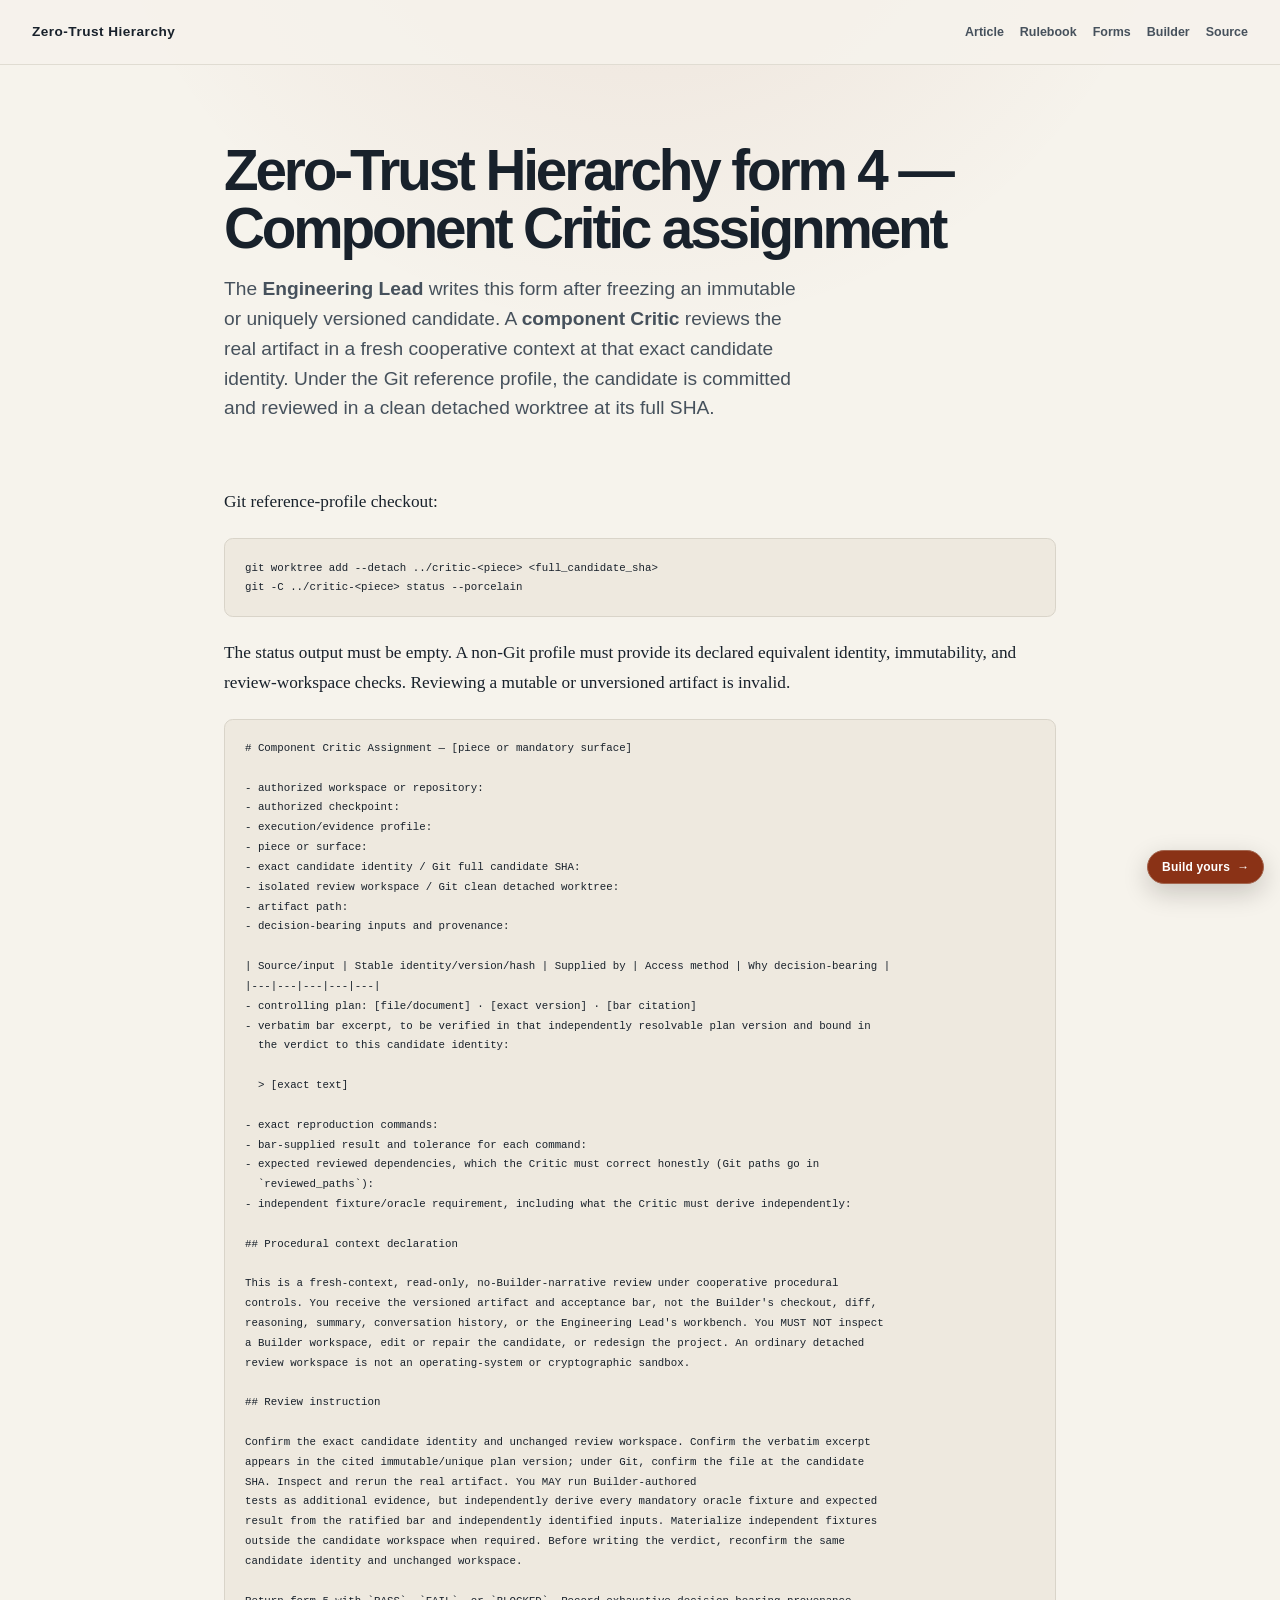
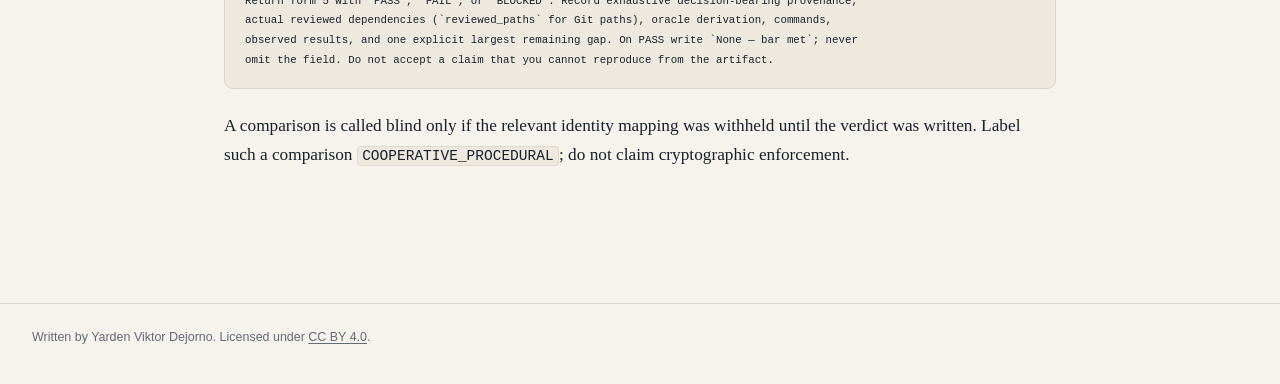
<file: forms/4-critic-assignment.html>
<!doctype html>
<html lang="en">
<head>
  <meta charset="utf-8">
  <meta name="viewport" content="width=device-width, initial-scale=1">
  <meta http-equiv="Content-Security-Policy" content="default-src 'none'; style-src 'unsafe-inline'; img-src data:; font-src 'none'; script-src 'none'; connect-src 'none'; object-src 'none'; base-uri 'none'; form-action 'none'">
  <title>Zero-Trust Hierarchy form 4 — Component Critic assignment</title>
  <meta name="description" content="A boundary form for Zero-Trust Hierarchy: 4-critic-assignment.">
  <meta name="author" content="Yarden Viktor Dejorno">
  <meta name="color-scheme" content="light dark">
  <meta property="og:title" content="Zero-Trust Hierarchy form 4 — Component Critic assignment">
  <meta property="og:description" content="A boundary form for Zero-Trust Hierarchy: 4-critic-assignment.">
  <meta property="og:type" content="article">
  <meta property="og:url" content="https://hrsi56.github.io/Zero-Trust-Hierarchy/forms/4-critic-assignment.html">
  <meta name="twitter:card" content="summary">
  <meta name="twitter:title" content="Zero-Trust Hierarchy form 4 — Component Critic assignment">
  <meta name="twitter:description" content="A boundary form for Zero-Trust Hierarchy: 4-critic-assignment.">
  <link rel="canonical" href="https://hrsi56.github.io/Zero-Trust-Hierarchy/forms/4-critic-assignment.html">
  <link rel="icon" href="data:,">
  <style>
:root {
  color-scheme: light dark;
  --page: #f6f3ec;
  --surface: #fffdf8;
  --surface-raised: #ffffff;
  --ink: #18212b;
  --ink-soft: #46515c;
  --ink-faint: #626c75;
  --accent: #8a3216;
  --accent-soft: #f2dfd5;
  --rule: #d9d4c9;
  --code: #eee9df;
  --focus: #0b6bcb;
  --shadow: 0 1rem 3rem rgb(35 28 19 / 8%);
  --diagram-shadow: 0 .4rem 1.35rem rgb(35 28 19 / 4%);
  --measure: 44rem;
  --wide: 76rem;
  --serif: Charter, "Bitstream Charter", "Iowan Old Style", "Palatino Linotype", Palatino,
    Georgia, serif;
  --sans: Inter, ui-sans-serif, -apple-system, BlinkMacSystemFont, "Segoe UI", sans-serif;
  --mono: ui-monospace, "SFMono-Regular", Consolas, "Liberation Mono", Menlo, monospace;

  /* The committed Mermaid rendering maps its palette to these semantic variables. */
  --diagram-bg: transparent;
  --diagram-panel: #f2eee5;
  --diagram-ink: var(--ink);
  --diagram-muted: var(--ink-soft);
  --diagram-accent: var(--accent);
  --diagram-line: #7f7669;
}

@media (prefers-color-scheme: dark) {
  :root {
    --page: #101516;
    --surface: #171d1f;
    --surface-raised: #1c2325;
    --ink: #f0eee8;
    --ink-soft: #c2c8c8;
    --ink-faint: #9ea8a9;
    --accent: #ffad7a;
    --accent-soft: #422b22;
    --rule: #384143;
    --code: #20282a;
    --focus: #7fc3ff;
    --shadow: 0 1rem 3rem rgb(0 0 0 / 24%);
    --diagram-shadow: 0 .4rem 1.35rem rgb(0 0 0 / 10%);
    --diagram-bg: transparent;
    --diagram-panel: #222b2d;
    --diagram-line: #98a3a4;
  }
}

/* Stable hooks let accessibility tests force either palette without runtime JavaScript. */
html[data-theme="light"] {
  color-scheme: light;
  --page: #f6f3ec;
  --surface: #fffdf8;
  --surface-raised: #ffffff;
  --ink: #18212b;
  --ink-soft: #46515c;
  --ink-faint: #626c75;
  --accent: #8a3216;
  --accent-soft: #f2dfd5;
  --rule: #d9d4c9;
  --code: #eee9df;
  --focus: #0b6bcb;
  --shadow: 0 1rem 3rem rgb(35 28 19 / 8%);
  --diagram-shadow: 0 .4rem 1.35rem rgb(35 28 19 / 4%);
  --diagram-bg: transparent;
  --diagram-ink: var(--ink);
  --diagram-muted: var(--ink-soft);
  --diagram-accent: var(--accent);
  --diagram-panel: #f2eee5;
  --diagram-line: #7f7669;
}

html[data-theme="dark"] {
  color-scheme: dark;
  --page: #101516;
  --surface: #171d1f;
  --surface-raised: #1c2325;
  --ink: #f0eee8;
  --ink-soft: #c2c8c8;
  --ink-faint: #9ea8a9;
  --accent: #ffad7a;
  --accent-soft: #422b22;
  --rule: #384143;
  --code: #20282a;
  --focus: #7fc3ff;
  --shadow: 0 1rem 3rem rgb(0 0 0 / 24%);
  --diagram-shadow: 0 .4rem 1.35rem rgb(0 0 0 / 10%);
  --diagram-bg: transparent;
  --diagram-ink: var(--ink);
  --diagram-muted: var(--ink-soft);
  --diagram-accent: var(--accent);
  --diagram-panel: #222b2d;
  --diagram-line: #98a3a4;
}

*,
*::before,
*::after {
  box-sizing: border-box;
}

html {
  scroll-behavior: smooth;
  -webkit-text-size-adjust: 100%;
}

body {
  margin: 0;
  background: var(--page);
  background:
    radial-gradient(circle at 50% -14rem, color-mix(in srgb, var(--accent) 10%, transparent), transparent 35rem),
    var(--page);
  color: var(--ink);
  font-family: var(--serif);
  font-size: clamp(1rem, .97rem + .16vw, 1.08rem);
  line-height: 1.7;
  text-rendering: optimizeLegibility;
}

a {
  color: var(--accent);
  text-decoration-thickness: .08em;
  text-underline-offset: .17em;
}

a:hover {
  text-decoration-thickness: .14em;
}

a:focus-visible,
button:focus-visible,
[tabindex]:focus-visible {
  border-radius: .15rem;
  outline: .18rem solid var(--focus);
  outline-offset: .2rem;
}

.skip-link {
  position: fixed;
  z-index: 20;
  top: .75rem;
  left: .75rem;
  padding: .55rem .8rem;
  transform: translateY(-180%);
  border-radius: .35rem;
  background: var(--ink);
  color: var(--page);
  font: 700 .85rem/1.2 var(--sans);
}

.skip-link:focus {
  transform: none;
}

.site-header {
  border-bottom: 1px solid color-mix(in srgb, var(--rule) 72%, transparent);
  background: color-mix(in srgb, var(--page) 88%, transparent);
}

.site-header__inner,
.site-footer__inner {
  display: flex;
  width: min(calc(100% - 2rem), var(--wide));
  margin-inline: auto;
  align-items: center;
  justify-content: space-between;
  gap: 1.5rem;
}

.site-header__inner {
  min-height: 4rem;
}

.site-name {
  color: var(--ink);
  font: 750 .85rem/1.2 var(--sans);
  letter-spacing: .035em;
  text-decoration: none;
}

.site-nav {
  display: flex;
  flex-wrap: wrap;
  justify-content: flex-end;
  gap: .4rem 1rem;
  font: 650 .78rem/1.35 var(--sans);
}

.site-nav a {
  color: var(--ink-soft);
  text-decoration: none;
}

.site-nav a:hover {
  color: var(--accent);
  text-decoration: underline;
}

main {
  overflow: clip;
}

.article {
  width: min(calc(100% - 2.25rem), var(--measure));
  margin-inline: auto;
  padding: clamp(3.5rem, 8vw, 6.75rem) 0 clamp(4.5rem, 9vw, 7rem);
}

.article > h1 {
  max-width: 14ch;
  margin: 0 0 1rem;
  font-family: var(--sans);
  font-size: clamp(2.65rem, 8vw, 5.9rem);
  font-weight: 760;
  letter-spacing: -.055em;
  line-height: .96;
  text-wrap: balance;
}

.article > h1 + p {
  max-width: 35rem;
  margin: 0 0 clamp(2.25rem, 5vw, 3.75rem);
  color: var(--ink-soft);
  font-family: var(--sans);
  font-size: clamp(1.18rem, 1.02rem + .78vw, 1.58rem);
  line-height: 1.42;
  text-wrap: balance;
}

.sixty-second {
  width: min(calc(100vw - 2rem), var(--wide));
  margin: 0 0 clamp(3.5rem, 7vw, 5.5rem) 50%;
  padding: clamp(1.4rem, 3vw, 2.25rem);
  transform: translateX(-50%);
  border: 1px solid color-mix(in srgb, var(--rule) 82%, transparent);
  border-radius: .85rem;
  background:
    linear-gradient(135deg, color-mix(in srgb, var(--accent-soft) 48%, transparent), transparent 42%),
    var(--surface);
  box-shadow: var(--shadow);
}

.sixty-second h2 {
  margin: 0 0 1.35rem;
  padding: 0;
  border: 0;
  font-size: clamp(1.45rem, 1.2rem + .85vw, 2rem);
}

.sixty-second__grid {
  display: grid;
  grid-template-columns: repeat(3, minmax(0, 1fr));
  gap: 0;
}

.sixty-second__item {
  padding-inline: clamp(1rem, 2.4vw, 1.7rem);
}

.sixty-second__item:first-child {
  padding-left: 0;
}

.sixty-second__item:last-child {
  padding-right: 0;
}

.sixty-second__item + .sixty-second__item {
  border-left: 1px solid var(--rule);
}

.sixty-second h3 {
  margin: 0 0 .55rem;
  font-size: clamp(1rem, .94rem + .22vw, 1.13rem);
  letter-spacing: -.012em;
}

.sixty-second__item p {
  margin: 0;
  color: var(--ink-soft);
  font: .88rem/1.58 var(--sans);
}

.sixty-second__cta {
  display: flex;
  gap: 1.25rem;
  align-items: center;
  justify-content: space-between;
  margin-top: 1.55rem;
  padding-top: 1.3rem;
  border-top: 1px solid var(--rule);
  font-family: var(--sans);
}

.sixty-second__cta-copy {
  display: grid;
  gap: .15rem;
  max-width: 42rem;
  color: var(--ink-soft);
  font-size: .86rem;
  line-height: 1.45;
}

.sixty-second__cta-copy strong {
  color: var(--ink);
  font-size: .93rem;
}

.sixty-second__button {
  display: inline-flex;
  flex: 0 0 auto;
  gap: .45rem;
  align-items: center;
  padding: .72rem .95rem;
  border: 1px solid var(--accent);
  border-radius: 999px;
  background: var(--accent);
  color: var(--surface-raised);
  font: 750 .78rem/1 var(--sans);
  text-decoration: none;
  white-space: nowrap;
}

.sixty-second__button:hover {
  transform: translateY(-1px);
  text-decoration: none;
}

.article--reference,
.article--form,
.article--forms-index {
  width: min(calc(100% - 2.25rem), 52rem);
  padding-top: clamp(3rem, 6vw, 5rem);
}

.article--reference > h1,
.article--form > h1,
.article--forms-index > h1 {
  max-width: 24ch;
  font-size: clamp(2.15rem, 1.7rem + 2.3vw, 3.8rem);
  line-height: 1.03;
}

.article--reference > h1 + p,
.article--form > h1 + p,
.article--forms-index > h1 + p {
  max-width: 44rem;
  margin-bottom: clamp(2.5rem, 5vw, 4rem);
  font-size: clamp(1.05rem, 1rem + .3vw, 1.2rem);
  line-height: 1.55;
}

.form-index {
  display: grid;
  gap: .7rem;
  padding: 0;
  list-style: none;
  counter-reset: form;
}

.form-index li {
  counter-increment: form;
  display: grid;
  grid-template-columns: 2.25rem minmax(0, 1fr);
  gap: .8rem;
  align-items: baseline;
  margin: 0;
  padding: .9rem 0;
  border-bottom: 1px solid var(--rule);
  font-family: var(--sans);
}

.form-index li::before {
  content: counter(form, decimal-leading-zero);
  color: var(--ink-faint);
  font: 700 .74rem/1 var(--mono);
  letter-spacing: .04em;
}

h2,
h3,
h4 {
  color: var(--ink);
  font-family: var(--sans);
  line-height: 1.2;
  text-wrap: balance;
}

h2 {
  margin: clamp(3.8rem, 8vw, 6rem) 0 1.25rem;
  padding-top: .9rem;
  border-top: 1px solid var(--rule);
  font-size: clamp(1.65rem, 1.35rem + 1vw, 2.25rem);
  letter-spacing: -.035em;
}

h3 {
  margin: 2.8rem 0 .8rem;
  font-size: clamp(1.2rem, 1.1rem + .35vw, 1.45rem);
  letter-spacing: -.018em;
}

h4 {
  margin: 2rem 0 .65rem;
  font-size: 1rem;
  letter-spacing: .015em;
}

p,
ul,
ol,
blockquote,
pre,
table {
  margin-top: 0;
  margin-bottom: 1.35rem;
}

strong {
  font-weight: 700;
}

ul,
ol {
  padding-left: 1.4rem;
}

li {
  padding-left: .2rem;
}

li + li {
  margin-top: .55rem;
}

li::marker {
  color: var(--accent);
  font-family: var(--sans);
  font-weight: 750;
}

blockquote {
  margin-inline: 0;
  padding: .15rem 0 .15rem 1.25rem;
  border-left: .2rem solid var(--accent);
  color: var(--ink-soft);
  font-size: 1.06em;
}

blockquote > :last-child {
  margin-bottom: 0;
}

code,
pre,
kbd {
  font-family: var(--mono);
}

code {
  padding: .08em .3em;
  border: 1px solid color-mix(in srgb, var(--rule) 65%, transparent);
  border-radius: .25rem;
  background: var(--code);
  font-size: .84em;
  overflow-wrap: anywhere;
}

pre {
  max-width: 100%;
  padding: 1.15rem 1.25rem;
  overflow-x: auto;
  border: 1px solid var(--rule);
  border-radius: .55rem;
  background: var(--code);
  font-size: .8rem;
  line-height: 1.55;
  tab-size: 2;
  white-space: pre-wrap;
  overflow-wrap: anywhere;
}

pre code {
  padding: 0;
  border: 0;
  background: transparent;
  overflow-wrap: anywhere;
  white-space: inherit;
}

table {
  display: block;
  width: 100%;
  overflow-x: auto;
  border-collapse: collapse;
  font-family: var(--sans);
  font-size: .86rem;
  line-height: 1.5;
}

th,
td {
  min-width: 9rem;
  padding: .72rem .8rem;
  border-bottom: 1px solid var(--rule);
  text-align: left;
  vertical-align: top;
}

th {
  color: var(--ink-soft);
  font-size: .74rem;
  letter-spacing: .045em;
  text-transform: uppercase;
}

hr {
  margin: 4rem 0;
  border: 0;
  border-top: 1px solid var(--rule);
}

.hierarchy-diagram {
  width: min(calc(100vw - 2rem), var(--wide));
  margin: clamp(2.5rem, 6vw, 4rem) 0 clamp(3.5rem, 7vw, 5.25rem) 50%;
  transform: translateX(-50%);
}

.diagram-navigation {
  display: flex;
  flex-wrap: wrap;
  gap: .4rem;
  align-items: center;
  justify-content: center;
  margin: 0 0 .65rem;
  font: 650 .72rem/1.25 var(--sans);
}

.diagram-navigation a {
  padding: .35rem .6rem;
  border: 1px solid color-mix(in srgb, var(--rule) 72%, transparent);
  border-radius: 999px;
  background: var(--surface);
  color: var(--ink-soft);
  text-decoration: none;
}

.diagram-navigation a:hover {
  border-color: var(--accent);
  color: var(--accent);
}

.diagram-navigation a:focus-visible {
  outline: .18rem solid var(--focus);
  outline-offset: .15rem;
}

/* The figure never scrolls. It carries two authored layouts of the same diagram and shows
   the one the viewport can hold at legible text sizes: the landscape drawing only while it
   can stay near its native size, the portrait column everywhere below that. */
.diagram-layout {
  margin-inline: auto;
}

.diagram-layout svg {
  display: block;
  width: 100%;
  height: auto;
}

.diagram-layout--wide {
  display: none;
  max-width: var(--diagram-native-width, 73.75rem);
}

.diagram-layout--stacked {
  max-width: 26rem;
}

@media (min-width: 72rem) {
  .diagram-layout--wide {
    display: block;
  }

  .diagram-layout--stacked {
    display: none;
  }
}

.hierarchy-diagram figcaption {
  width: min(100%, var(--measure));
  margin: .8rem auto 0;
  color: var(--ink-faint);
  font: .78rem/1.5 var(--sans);
  text-align: center;
}

.site-footer {
  border-top: 1px solid var(--rule);
  color: var(--ink-faint);
  font: .78rem/1.55 var(--sans);
}

.site-footer__inner {
  align-items: flex-start;
  padding-block: 1.5rem 2.25rem;
}

.site-footer p {
  max-width: 46rem;
  margin: 0;
}

.site-footer a {
  color: inherit;
}

.builder-cta {
  position: fixed;
  z-index: 10;
  right: max(1rem, env(safe-area-inset-right));
  bottom: max(1rem, env(safe-area-inset-bottom));
  display: inline-flex;
  gap: .45rem;
  align-items: center;
  padding: .62rem .85rem;
  border: 1px solid color-mix(in srgb, var(--accent) 68%, var(--rule));
  border-radius: 999px;
  background: var(--accent);
  box-shadow: 0 .55rem 1.6rem rgb(20 14 10 / 20%);
  color: var(--surface-raised);
  font: 750 .75rem/1 var(--sans);
  letter-spacing: .015em;
  text-decoration: none;
}

.builder-cta:hover {
  transform: translateY(-1px);
  text-decoration: none;
}

/* The 60-second section carries its own Builder CTA in the same bottom-right
   corner as the floating pill, so the pill yields while that section is on
   screen. The name is declared on the section but read by the pill, which sits
   outside <main>, so `timeline-scope` hoists it to a common ancestor. This is a
   progressive enhancement: where scroll-driven timelines are unsupported the
   pill simply stays visible. Visibility keeps the hidden pill out of the tab
   order rather than leaving an invisible link focusable. */
@supports (animation-timeline: view()) and (timeline-scope: --sixty-second) {
  :root {
    timeline-scope: --sixty-second;
  }

  .sixty-second {
    view-timeline-name: --sixty-second;
  }

  .builder-cta {
    animation-name: builder-cta-yield;
    animation-fill-mode: both;
    animation-timing-function: linear;
    animation-timeline: --sixty-second;
  }

  @keyframes builder-cta-yield {
    0% {
      opacity: 1;
      visibility: visible;
    }

    6%,
    94% {
      opacity: 0;
      visibility: hidden;
    }

    100% {
      opacity: 1;
      visibility: visible;
    }
  }
}

@media (max-width: 42rem) {
  .site-header__inner,
  .site-footer__inner {
    align-items: flex-start;
    flex-direction: column;
    gap: .7rem;
    padding-block: .85rem;
  }

  .site-nav {
    justify-content: flex-start;
  }

  .article {
    width: min(calc(100% - 1.5rem), var(--measure));
    padding-top: 3.2rem;
  }

  .article--reference,
  .article--form,
  .article--forms-index {
    width: min(calc(100% - 1.5rem), 52rem);
  }

  .article > h1 {
    max-width: 11ch;
  }

  .sixty-second {
    width: calc(100vw - 1rem);
    padding: 1.15rem;
  }

  .sixty-second__grid {
    grid-template-columns: 1fr;
  }

  .sixty-second__item {
    padding: 1rem 0;
  }

  .sixty-second__item:first-child {
    padding-top: 0;
  }

  .sixty-second__item:last-child {
    padding-bottom: 0;
  }

  .sixty-second__item + .sixty-second__item {
    border-top: 1px solid var(--rule);
    border-left: 0;
  }

  .sixty-second__cta {
    align-items: stretch;
    flex-direction: column;
  }

  .sixty-second__button {
    justify-content: center;
    white-space: normal;
  }

  .article--reference > h1,
  .article--form > h1,
  .article--forms-index > h1 {
    max-width: 22ch;
    font-size: clamp(2rem, 9vw, 3rem);
  }

  .hierarchy-diagram {
    width: calc(100vw - .75rem);
  }

  .diagram-navigation {
    gap: .3rem;
    padding-inline: .25rem;
  }

  .diagram-navigation a {
    flex: 1 1 8rem;
    padding-inline: .45rem;
    text-align: center;
  }

  .hierarchy-diagram figcaption {
    padding-inline: .75rem;
  }

  .builder-cta {
    right: max(.65rem, env(safe-area-inset-right));
    bottom: max(.65rem, env(safe-area-inset-bottom));
    padding: .58rem .75rem;
  }
}

@media (prefers-reduced-motion: reduce) {
  html {
    scroll-behavior: auto;
  }
}

@media print {
  :root,
  html[data-theme="light"],
  html[data-theme="dark"] {
    color-scheme: light;
    --page: #ffffff;
    --surface: #ffffff;
    --surface-raised: #ffffff;
    --ink: #000000;
    --ink-soft: #222222;
    --ink-faint: #444444;
    --accent: #5f210d;
    --rule: #bbbbbb;
    --code: #f4f4f4;
    --shadow: none;
    --diagram-shadow: none;
    --diagram-bg: transparent;
    --diagram-panel: #f2f2f2;
    --diagram-ink: #000000;
    --diagram-muted: #222222;
    --diagram-accent: #5f210d;
    --diagram-line: #555555;
  }

  body {
    background: #ffffff;
  }

  .site-header,
  .skip-link,
  .diagram-navigation,
  .builder-cta {
    display: none;
  }

  .article {
    width: 100%;
    padding: 0;
  }

  .hierarchy-diagram {
    width: 100%;
    margin-inline: 0;
    transform: none;
    break-inside: avoid;
  }

  /* Paper is wide enough for the landscape drawing and never long enough for the column. */
  .diagram-layout--wide {
    display: block;
    max-width: 100%;
  }

  .diagram-layout--stacked {
    display: none;
  }

  a {
    color: inherit;
  }
}
  </style>
</head>
<body>
  <a class="skip-link" href="#main-content">Skip to the main content</a>
  <header class="site-header">
    <div class="site-header__inner">
      <a class="site-name" href="../index.html">Zero-Trust Hierarchy</a>
      <nav class="site-nav" aria-label="Publication">
        <a href="../index.html">Article</a>
        <a href="../RULEBOOK.html">Rulebook</a>
        <a href="index.html" aria-current="page">Forms</a>
        <a href="../builder/index.html">Builder</a>
        <a rel="external noopener noreferrer" href="https://github.com/hrsi56/Zero-Trust-Hierarchy">Source</a>
      </nav>
    </div>
  </header>
  <main id="main-content">
    <article class="article article--form">
<h1 id="zero-trust-hierarchy-form-4--component-critic-assignment">Zero-Trust Hierarchy form 4 — Component Critic assignment</h1>
<p>The <strong>Engineering Lead</strong> writes this form after freezing an immutable or uniquely versioned candidate. A <strong>component Critic</strong> reviews the real artifact in a fresh cooperative context at that exact candidate identity. Under the Git reference profile, the candidate is committed and reviewed in a clean detached worktree at its full SHA.</p>
<p>Git reference-profile checkout:</p>
<pre class="text"><code>git worktree add --detach ../critic-&lt;piece&gt; &lt;full_candidate_sha&gt;
git -C ../critic-&lt;piece&gt; status --porcelain</code></pre>
<p>The status output must be empty. A non-Git profile must provide its declared equivalent identity, immutability, and review-workspace checks. Reviewing a mutable or unversioned artifact is invalid.</p>
<div class="sourceCode" id="cb2"><pre class="sourceCode markdown"><code class="sourceCode markdown"><span id="cb2-1"><a href="#cb2-1" aria-hidden="true" tabindex="-1"></a><span class="fu"># Component Critic Assignment — [piece or mandatory surface]</span></span>
<span id="cb2-2"><a href="#cb2-2" aria-hidden="true" tabindex="-1"></a></span>
<span id="cb2-3"><a href="#cb2-3" aria-hidden="true" tabindex="-1"></a><span class="ss">- </span>authorized workspace or repository:</span>
<span id="cb2-4"><a href="#cb2-4" aria-hidden="true" tabindex="-1"></a><span class="ss">- </span>authorized checkpoint:</span>
<span id="cb2-5"><a href="#cb2-5" aria-hidden="true" tabindex="-1"></a><span class="ss">- </span>execution/evidence profile:</span>
<span id="cb2-6"><a href="#cb2-6" aria-hidden="true" tabindex="-1"></a><span class="ss">- </span>piece or surface:</span>
<span id="cb2-7"><a href="#cb2-7" aria-hidden="true" tabindex="-1"></a><span class="ss">- </span>exact candidate identity / Git full candidate SHA:</span>
<span id="cb2-8"><a href="#cb2-8" aria-hidden="true" tabindex="-1"></a><span class="ss">- </span>isolated review workspace / Git clean detached worktree:</span>
<span id="cb2-9"><a href="#cb2-9" aria-hidden="true" tabindex="-1"></a><span class="ss">- </span>artifact path:</span>
<span id="cb2-10"><a href="#cb2-10" aria-hidden="true" tabindex="-1"></a><span class="ss">- </span>decision-bearing inputs and provenance:</span>
<span id="cb2-11"><a href="#cb2-11" aria-hidden="true" tabindex="-1"></a></span>
<span id="cb2-12"><a href="#cb2-12" aria-hidden="true" tabindex="-1"></a><span class="pp">|</span> Source/input <span class="pp">|</span> Stable identity/version/hash <span class="pp">|</span> Supplied by <span class="pp">|</span> Access method <span class="pp">|</span> Why decision-bearing <span class="pp">|</span></span>
<span id="cb2-13"><a href="#cb2-13" aria-hidden="true" tabindex="-1"></a><span class="pp">|---|---|---|---|---|</span></span>
<span id="cb2-14"><a href="#cb2-14" aria-hidden="true" tabindex="-1"></a><span class="ss">- </span>controlling plan: <span class="co">[</span><span class="ot">file/document</span><span class="co">]</span> · <span class="co">[</span><span class="ot">exact version</span><span class="co">]</span> · <span class="co">[</span><span class="ot">bar citation</span><span class="co">]</span></span>
<span id="cb2-15"><a href="#cb2-15" aria-hidden="true" tabindex="-1"></a><span class="ss">- </span>verbatim bar excerpt, to be verified in that independently resolvable plan version and bound in</span>
<span id="cb2-16"><a href="#cb2-16" aria-hidden="true" tabindex="-1"></a>  the verdict to this candidate identity:</span>
<span id="cb2-17"><a href="#cb2-17" aria-hidden="true" tabindex="-1"></a></span>
<span id="cb2-18"><a href="#cb2-18" aria-hidden="true" tabindex="-1"></a><span class="at">  &gt; </span><span class="co">[</span><span class="ot">exact text</span><span class="co">]</span></span>
<span id="cb2-19"><a href="#cb2-19" aria-hidden="true" tabindex="-1"></a></span>
<span id="cb2-20"><a href="#cb2-20" aria-hidden="true" tabindex="-1"></a><span class="ss">- </span>exact reproduction commands:</span>
<span id="cb2-21"><a href="#cb2-21" aria-hidden="true" tabindex="-1"></a><span class="ss">- </span>bar-supplied result and tolerance for each command:</span>
<span id="cb2-22"><a href="#cb2-22" aria-hidden="true" tabindex="-1"></a><span class="ss">- </span>expected reviewed dependencies, which the Critic must correct honestly (Git paths go in</span>
<span id="cb2-23"><a href="#cb2-23" aria-hidden="true" tabindex="-1"></a>  <span class="in">`reviewed_paths`</span>):</span>
<span id="cb2-24"><a href="#cb2-24" aria-hidden="true" tabindex="-1"></a><span class="ss">- </span>independent fixture/oracle requirement, including what the Critic must derive independently:</span>
<span id="cb2-25"><a href="#cb2-25" aria-hidden="true" tabindex="-1"></a></span>
<span id="cb2-26"><a href="#cb2-26" aria-hidden="true" tabindex="-1"></a><span class="fu">## Procedural context declaration</span></span>
<span id="cb2-27"><a href="#cb2-27" aria-hidden="true" tabindex="-1"></a></span>
<span id="cb2-28"><a href="#cb2-28" aria-hidden="true" tabindex="-1"></a>This is a fresh-context, read-only, no-Builder-narrative review under cooperative procedural</span>
<span id="cb2-29"><a href="#cb2-29" aria-hidden="true" tabindex="-1"></a>controls. You receive the versioned artifact and acceptance bar, not the Builder&#39;s checkout, diff,</span>
<span id="cb2-30"><a href="#cb2-30" aria-hidden="true" tabindex="-1"></a>reasoning, summary, conversation history, or the Engineering Lead&#39;s workbench. You MUST NOT inspect</span>
<span id="cb2-31"><a href="#cb2-31" aria-hidden="true" tabindex="-1"></a>a Builder workspace, edit or repair the candidate, or redesign the project. An ordinary detached</span>
<span id="cb2-32"><a href="#cb2-32" aria-hidden="true" tabindex="-1"></a>review workspace is not an operating-system or cryptographic sandbox.</span>
<span id="cb2-33"><a href="#cb2-33" aria-hidden="true" tabindex="-1"></a></span>
<span id="cb2-34"><a href="#cb2-34" aria-hidden="true" tabindex="-1"></a><span class="fu">## Review instruction</span></span>
<span id="cb2-35"><a href="#cb2-35" aria-hidden="true" tabindex="-1"></a></span>
<span id="cb2-36"><a href="#cb2-36" aria-hidden="true" tabindex="-1"></a>Confirm the exact candidate identity and unchanged review workspace. Confirm the verbatim excerpt</span>
<span id="cb2-37"><a href="#cb2-37" aria-hidden="true" tabindex="-1"></a>appears in the cited immutable/unique plan version; under Git, confirm the file at the candidate</span>
<span id="cb2-38"><a href="#cb2-38" aria-hidden="true" tabindex="-1"></a>SHA. Inspect and rerun the real artifact. You MAY run Builder-authored</span>
<span id="cb2-39"><a href="#cb2-39" aria-hidden="true" tabindex="-1"></a>tests as additional evidence, but independently derive every mandatory oracle fixture and expected</span>
<span id="cb2-40"><a href="#cb2-40" aria-hidden="true" tabindex="-1"></a>result from the ratified bar and independently identified inputs. Materialize independent fixtures</span>
<span id="cb2-41"><a href="#cb2-41" aria-hidden="true" tabindex="-1"></a>outside the candidate workspace when required. Before writing the verdict, reconfirm the same</span>
<span id="cb2-42"><a href="#cb2-42" aria-hidden="true" tabindex="-1"></a>candidate identity and unchanged workspace.</span>
<span id="cb2-43"><a href="#cb2-43" aria-hidden="true" tabindex="-1"></a></span>
<span id="cb2-44"><a href="#cb2-44" aria-hidden="true" tabindex="-1"></a>Return form 5 with <span class="in">`PASS`</span>, <span class="in">`FAIL`</span>, or <span class="in">`BLOCKED`</span>. Record exhaustive decision-bearing provenance,</span>
<span id="cb2-45"><a href="#cb2-45" aria-hidden="true" tabindex="-1"></a>actual reviewed dependencies (<span class="in">`reviewed_paths`</span> for Git paths), oracle derivation, commands,</span>
<span id="cb2-46"><a href="#cb2-46" aria-hidden="true" tabindex="-1"></a>observed results, and one explicit largest remaining gap. On PASS write <span class="in">`None — bar met`</span>; never</span>
<span id="cb2-47"><a href="#cb2-47" aria-hidden="true" tabindex="-1"></a>omit the field. Do not accept a claim that you cannot reproduce from the artifact.</span></code></pre></div>
<p>A comparison is called blind only if the relevant identity mapping was withheld until the verdict was written. Label such a comparison <code>COOPERATIVE_PROCEDURAL</code>; do not claim cryptographic enforcement.</p>
    </article>
  </main>
  <a class="builder-cta" href="../builder/index.html" aria-label="Open Gauntlet Builder">Build yours <span aria-hidden="true">→</span></a>
  <footer class="site-footer">
    <div class="site-footer__inner">
      <p>Written by Yarden Viktor Dejorno. Licensed under <a href="../LICENSE">CC BY 4.0</a>.</p>
    </div>
  </footer>
</body>
</html>
</file>
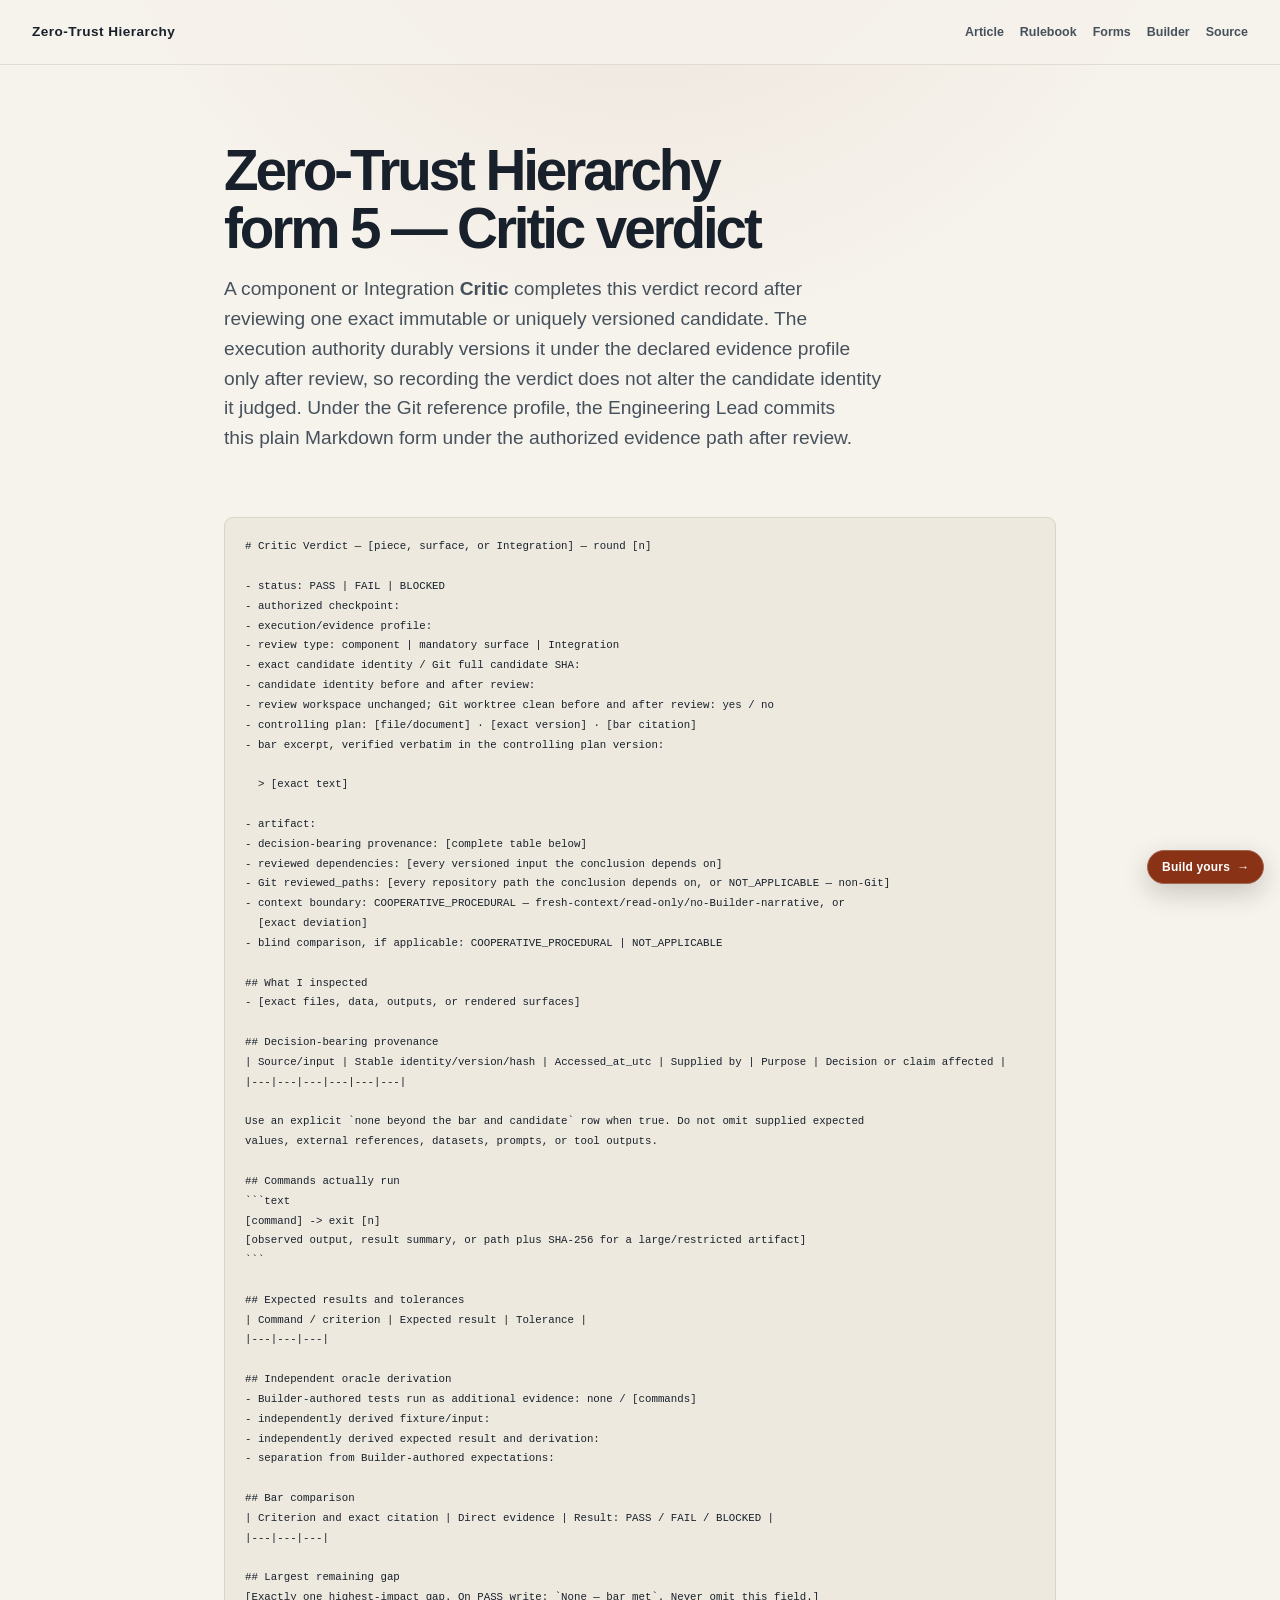
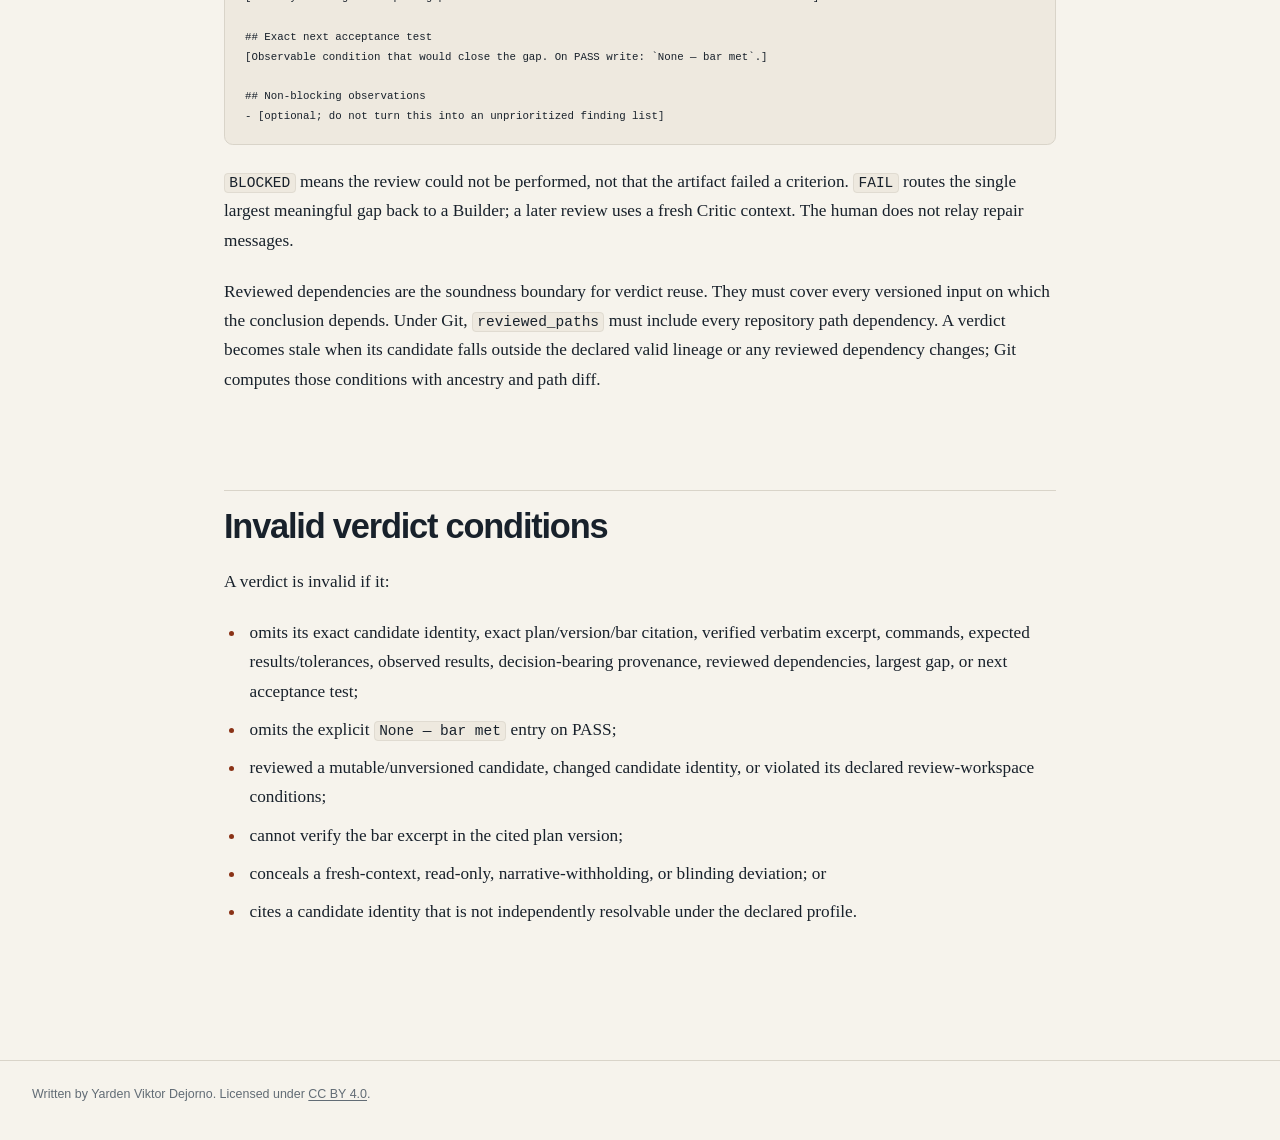
<file: forms/5-critic-verdict.html>
<!doctype html>
<html lang="en">
<head>
  <meta charset="utf-8">
  <meta name="viewport" content="width=device-width, initial-scale=1">
  <meta http-equiv="Content-Security-Policy" content="default-src 'none'; style-src 'unsafe-inline'; img-src data:; font-src 'none'; script-src 'none'; connect-src 'none'; object-src 'none'; base-uri 'none'; form-action 'none'">
  <title>Zero-Trust Hierarchy form 5 — Critic verdict</title>
  <meta name="description" content="A boundary form for Zero-Trust Hierarchy: 5-critic-verdict.">
  <meta name="author" content="Yarden Viktor Dejorno">
  <meta name="color-scheme" content="light dark">
  <meta property="og:title" content="Zero-Trust Hierarchy form 5 — Critic verdict">
  <meta property="og:description" content="A boundary form for Zero-Trust Hierarchy: 5-critic-verdict.">
  <meta property="og:type" content="article">
  <meta property="og:url" content="https://hrsi56.github.io/Zero-Trust-Hierarchy/forms/5-critic-verdict.html">
  <meta name="twitter:card" content="summary">
  <meta name="twitter:title" content="Zero-Trust Hierarchy form 5 — Critic verdict">
  <meta name="twitter:description" content="A boundary form for Zero-Trust Hierarchy: 5-critic-verdict.">
  <link rel="canonical" href="https://hrsi56.github.io/Zero-Trust-Hierarchy/forms/5-critic-verdict.html">
  <link rel="icon" href="data:,">
  <style>
:root {
  color-scheme: light dark;
  --page: #f6f3ec;
  --surface: #fffdf8;
  --surface-raised: #ffffff;
  --ink: #18212b;
  --ink-soft: #46515c;
  --ink-faint: #626c75;
  --accent: #8a3216;
  --accent-soft: #f2dfd5;
  --rule: #d9d4c9;
  --code: #eee9df;
  --focus: #0b6bcb;
  --shadow: 0 1rem 3rem rgb(35 28 19 / 8%);
  --diagram-shadow: 0 .4rem 1.35rem rgb(35 28 19 / 4%);
  --measure: 44rem;
  --wide: 76rem;
  --serif: Charter, "Bitstream Charter", "Iowan Old Style", "Palatino Linotype", Palatino,
    Georgia, serif;
  --sans: Inter, ui-sans-serif, -apple-system, BlinkMacSystemFont, "Segoe UI", sans-serif;
  --mono: ui-monospace, "SFMono-Regular", Consolas, "Liberation Mono", Menlo, monospace;

  /* The committed Mermaid rendering maps its palette to these semantic variables. */
  --diagram-bg: transparent;
  --diagram-panel: #f2eee5;
  --diagram-ink: var(--ink);
  --diagram-muted: var(--ink-soft);
  --diagram-accent: var(--accent);
  --diagram-line: #7f7669;
}

@media (prefers-color-scheme: dark) {
  :root {
    --page: #101516;
    --surface: #171d1f;
    --surface-raised: #1c2325;
    --ink: #f0eee8;
    --ink-soft: #c2c8c8;
    --ink-faint: #9ea8a9;
    --accent: #ffad7a;
    --accent-soft: #422b22;
    --rule: #384143;
    --code: #20282a;
    --focus: #7fc3ff;
    --shadow: 0 1rem 3rem rgb(0 0 0 / 24%);
    --diagram-shadow: 0 .4rem 1.35rem rgb(0 0 0 / 10%);
    --diagram-bg: transparent;
    --diagram-panel: #222b2d;
    --diagram-line: #98a3a4;
  }
}

/* Stable hooks let accessibility tests force either palette without runtime JavaScript. */
html[data-theme="light"] {
  color-scheme: light;
  --page: #f6f3ec;
  --surface: #fffdf8;
  --surface-raised: #ffffff;
  --ink: #18212b;
  --ink-soft: #46515c;
  --ink-faint: #626c75;
  --accent: #8a3216;
  --accent-soft: #f2dfd5;
  --rule: #d9d4c9;
  --code: #eee9df;
  --focus: #0b6bcb;
  --shadow: 0 1rem 3rem rgb(35 28 19 / 8%);
  --diagram-shadow: 0 .4rem 1.35rem rgb(35 28 19 / 4%);
  --diagram-bg: transparent;
  --diagram-ink: var(--ink);
  --diagram-muted: var(--ink-soft);
  --diagram-accent: var(--accent);
  --diagram-panel: #f2eee5;
  --diagram-line: #7f7669;
}

html[data-theme="dark"] {
  color-scheme: dark;
  --page: #101516;
  --surface: #171d1f;
  --surface-raised: #1c2325;
  --ink: #f0eee8;
  --ink-soft: #c2c8c8;
  --ink-faint: #9ea8a9;
  --accent: #ffad7a;
  --accent-soft: #422b22;
  --rule: #384143;
  --code: #20282a;
  --focus: #7fc3ff;
  --shadow: 0 1rem 3rem rgb(0 0 0 / 24%);
  --diagram-shadow: 0 .4rem 1.35rem rgb(0 0 0 / 10%);
  --diagram-bg: transparent;
  --diagram-ink: var(--ink);
  --diagram-muted: var(--ink-soft);
  --diagram-accent: var(--accent);
  --diagram-panel: #222b2d;
  --diagram-line: #98a3a4;
}

*,
*::before,
*::after {
  box-sizing: border-box;
}

html {
  scroll-behavior: smooth;
  -webkit-text-size-adjust: 100%;
}

body {
  margin: 0;
  background: var(--page);
  background:
    radial-gradient(circle at 50% -14rem, color-mix(in srgb, var(--accent) 10%, transparent), transparent 35rem),
    var(--page);
  color: var(--ink);
  font-family: var(--serif);
  font-size: clamp(1rem, .97rem + .16vw, 1.08rem);
  line-height: 1.7;
  text-rendering: optimizeLegibility;
}

a {
  color: var(--accent);
  text-decoration-thickness: .08em;
  text-underline-offset: .17em;
}

a:hover {
  text-decoration-thickness: .14em;
}

a:focus-visible,
button:focus-visible,
[tabindex]:focus-visible {
  border-radius: .15rem;
  outline: .18rem solid var(--focus);
  outline-offset: .2rem;
}

.skip-link {
  position: fixed;
  z-index: 20;
  top: .75rem;
  left: .75rem;
  padding: .55rem .8rem;
  transform: translateY(-180%);
  border-radius: .35rem;
  background: var(--ink);
  color: var(--page);
  font: 700 .85rem/1.2 var(--sans);
}

.skip-link:focus {
  transform: none;
}

.site-header {
  border-bottom: 1px solid color-mix(in srgb, var(--rule) 72%, transparent);
  background: color-mix(in srgb, var(--page) 88%, transparent);
}

.site-header__inner,
.site-footer__inner {
  display: flex;
  width: min(calc(100% - 2rem), var(--wide));
  margin-inline: auto;
  align-items: center;
  justify-content: space-between;
  gap: 1.5rem;
}

.site-header__inner {
  min-height: 4rem;
}

.site-name {
  color: var(--ink);
  font: 750 .85rem/1.2 var(--sans);
  letter-spacing: .035em;
  text-decoration: none;
}

.site-nav {
  display: flex;
  flex-wrap: wrap;
  justify-content: flex-end;
  gap: .4rem 1rem;
  font: 650 .78rem/1.35 var(--sans);
}

.site-nav a {
  color: var(--ink-soft);
  text-decoration: none;
}

.site-nav a:hover {
  color: var(--accent);
  text-decoration: underline;
}

main {
  overflow: clip;
}

.article {
  width: min(calc(100% - 2.25rem), var(--measure));
  margin-inline: auto;
  padding: clamp(3.5rem, 8vw, 6.75rem) 0 clamp(4.5rem, 9vw, 7rem);
}

.article > h1 {
  max-width: 14ch;
  margin: 0 0 1rem;
  font-family: var(--sans);
  font-size: clamp(2.65rem, 8vw, 5.9rem);
  font-weight: 760;
  letter-spacing: -.055em;
  line-height: .96;
  text-wrap: balance;
}

.article > h1 + p {
  max-width: 35rem;
  margin: 0 0 clamp(2.25rem, 5vw, 3.75rem);
  color: var(--ink-soft);
  font-family: var(--sans);
  font-size: clamp(1.18rem, 1.02rem + .78vw, 1.58rem);
  line-height: 1.42;
  text-wrap: balance;
}

.sixty-second {
  width: min(calc(100vw - 2rem), var(--wide));
  margin: 0 0 clamp(3.5rem, 7vw, 5.5rem) 50%;
  padding: clamp(1.4rem, 3vw, 2.25rem);
  transform: translateX(-50%);
  border: 1px solid color-mix(in srgb, var(--rule) 82%, transparent);
  border-radius: .85rem;
  background:
    linear-gradient(135deg, color-mix(in srgb, var(--accent-soft) 48%, transparent), transparent 42%),
    var(--surface);
  box-shadow: var(--shadow);
}

.sixty-second h2 {
  margin: 0 0 1.35rem;
  padding: 0;
  border: 0;
  font-size: clamp(1.45rem, 1.2rem + .85vw, 2rem);
}

.sixty-second__grid {
  display: grid;
  grid-template-columns: repeat(3, minmax(0, 1fr));
  gap: 0;
}

.sixty-second__item {
  padding-inline: clamp(1rem, 2.4vw, 1.7rem);
}

.sixty-second__item:first-child {
  padding-left: 0;
}

.sixty-second__item:last-child {
  padding-right: 0;
}

.sixty-second__item + .sixty-second__item {
  border-left: 1px solid var(--rule);
}

.sixty-second h3 {
  margin: 0 0 .55rem;
  font-size: clamp(1rem, .94rem + .22vw, 1.13rem);
  letter-spacing: -.012em;
}

.sixty-second__item p {
  margin: 0;
  color: var(--ink-soft);
  font: .88rem/1.58 var(--sans);
}

.sixty-second__cta {
  display: flex;
  gap: 1.25rem;
  align-items: center;
  justify-content: space-between;
  margin-top: 1.55rem;
  padding-top: 1.3rem;
  border-top: 1px solid var(--rule);
  font-family: var(--sans);
}

.sixty-second__cta-copy {
  display: grid;
  gap: .15rem;
  max-width: 42rem;
  color: var(--ink-soft);
  font-size: .86rem;
  line-height: 1.45;
}

.sixty-second__cta-copy strong {
  color: var(--ink);
  font-size: .93rem;
}

.sixty-second__button {
  display: inline-flex;
  flex: 0 0 auto;
  gap: .45rem;
  align-items: center;
  padding: .72rem .95rem;
  border: 1px solid var(--accent);
  border-radius: 999px;
  background: var(--accent);
  color: var(--surface-raised);
  font: 750 .78rem/1 var(--sans);
  text-decoration: none;
  white-space: nowrap;
}

.sixty-second__button:hover {
  transform: translateY(-1px);
  text-decoration: none;
}

.article--reference,
.article--form,
.article--forms-index {
  width: min(calc(100% - 2.25rem), 52rem);
  padding-top: clamp(3rem, 6vw, 5rem);
}

.article--reference > h1,
.article--form > h1,
.article--forms-index > h1 {
  max-width: 24ch;
  font-size: clamp(2.15rem, 1.7rem + 2.3vw, 3.8rem);
  line-height: 1.03;
}

.article--reference > h1 + p,
.article--form > h1 + p,
.article--forms-index > h1 + p {
  max-width: 44rem;
  margin-bottom: clamp(2.5rem, 5vw, 4rem);
  font-size: clamp(1.05rem, 1rem + .3vw, 1.2rem);
  line-height: 1.55;
}

.form-index {
  display: grid;
  gap: .7rem;
  padding: 0;
  list-style: none;
  counter-reset: form;
}

.form-index li {
  counter-increment: form;
  display: grid;
  grid-template-columns: 2.25rem minmax(0, 1fr);
  gap: .8rem;
  align-items: baseline;
  margin: 0;
  padding: .9rem 0;
  border-bottom: 1px solid var(--rule);
  font-family: var(--sans);
}

.form-index li::before {
  content: counter(form, decimal-leading-zero);
  color: var(--ink-faint);
  font: 700 .74rem/1 var(--mono);
  letter-spacing: .04em;
}

h2,
h3,
h4 {
  color: var(--ink);
  font-family: var(--sans);
  line-height: 1.2;
  text-wrap: balance;
}

h2 {
  margin: clamp(3.8rem, 8vw, 6rem) 0 1.25rem;
  padding-top: .9rem;
  border-top: 1px solid var(--rule);
  font-size: clamp(1.65rem, 1.35rem + 1vw, 2.25rem);
  letter-spacing: -.035em;
}

h3 {
  margin: 2.8rem 0 .8rem;
  font-size: clamp(1.2rem, 1.1rem + .35vw, 1.45rem);
  letter-spacing: -.018em;
}

h4 {
  margin: 2rem 0 .65rem;
  font-size: 1rem;
  letter-spacing: .015em;
}

p,
ul,
ol,
blockquote,
pre,
table {
  margin-top: 0;
  margin-bottom: 1.35rem;
}

strong {
  font-weight: 700;
}

ul,
ol {
  padding-left: 1.4rem;
}

li {
  padding-left: .2rem;
}

li + li {
  margin-top: .55rem;
}

li::marker {
  color: var(--accent);
  font-family: var(--sans);
  font-weight: 750;
}

blockquote {
  margin-inline: 0;
  padding: .15rem 0 .15rem 1.25rem;
  border-left: .2rem solid var(--accent);
  color: var(--ink-soft);
  font-size: 1.06em;
}

blockquote > :last-child {
  margin-bottom: 0;
}

code,
pre,
kbd {
  font-family: var(--mono);
}

code {
  padding: .08em .3em;
  border: 1px solid color-mix(in srgb, var(--rule) 65%, transparent);
  border-radius: .25rem;
  background: var(--code);
  font-size: .84em;
  overflow-wrap: anywhere;
}

pre {
  max-width: 100%;
  padding: 1.15rem 1.25rem;
  overflow-x: auto;
  border: 1px solid var(--rule);
  border-radius: .55rem;
  background: var(--code);
  font-size: .8rem;
  line-height: 1.55;
  tab-size: 2;
  white-space: pre-wrap;
  overflow-wrap: anywhere;
}

pre code {
  padding: 0;
  border: 0;
  background: transparent;
  overflow-wrap: anywhere;
  white-space: inherit;
}

table {
  display: block;
  width: 100%;
  overflow-x: auto;
  border-collapse: collapse;
  font-family: var(--sans);
  font-size: .86rem;
  line-height: 1.5;
}

th,
td {
  min-width: 9rem;
  padding: .72rem .8rem;
  border-bottom: 1px solid var(--rule);
  text-align: left;
  vertical-align: top;
}

th {
  color: var(--ink-soft);
  font-size: .74rem;
  letter-spacing: .045em;
  text-transform: uppercase;
}

hr {
  margin: 4rem 0;
  border: 0;
  border-top: 1px solid var(--rule);
}

.hierarchy-diagram {
  width: min(calc(100vw - 2rem), var(--wide));
  margin: clamp(2.5rem, 6vw, 4rem) 0 clamp(3.5rem, 7vw, 5.25rem) 50%;
  transform: translateX(-50%);
}

.diagram-navigation {
  display: flex;
  flex-wrap: wrap;
  gap: .4rem;
  align-items: center;
  justify-content: center;
  margin: 0 0 .65rem;
  font: 650 .72rem/1.25 var(--sans);
}

.diagram-navigation a {
  padding: .35rem .6rem;
  border: 1px solid color-mix(in srgb, var(--rule) 72%, transparent);
  border-radius: 999px;
  background: var(--surface);
  color: var(--ink-soft);
  text-decoration: none;
}

.diagram-navigation a:hover {
  border-color: var(--accent);
  color: var(--accent);
}

.diagram-navigation a:focus-visible {
  outline: .18rem solid var(--focus);
  outline-offset: .15rem;
}

/* The figure never scrolls. It carries two authored layouts of the same diagram and shows
   the one the viewport can hold at legible text sizes: the landscape drawing only while it
   can stay near its native size, the portrait column everywhere below that. */
.diagram-layout {
  margin-inline: auto;
}

.diagram-layout svg {
  display: block;
  width: 100%;
  height: auto;
}

.diagram-layout--wide {
  display: none;
  max-width: var(--diagram-native-width, 73.75rem);
}

.diagram-layout--stacked {
  max-width: 26rem;
}

@media (min-width: 72rem) {
  .diagram-layout--wide {
    display: block;
  }

  .diagram-layout--stacked {
    display: none;
  }
}

.hierarchy-diagram figcaption {
  width: min(100%, var(--measure));
  margin: .8rem auto 0;
  color: var(--ink-faint);
  font: .78rem/1.5 var(--sans);
  text-align: center;
}

.site-footer {
  border-top: 1px solid var(--rule);
  color: var(--ink-faint);
  font: .78rem/1.55 var(--sans);
}

.site-footer__inner {
  align-items: flex-start;
  padding-block: 1.5rem 2.25rem;
}

.site-footer p {
  max-width: 46rem;
  margin: 0;
}

.site-footer a {
  color: inherit;
}

.builder-cta {
  position: fixed;
  z-index: 10;
  right: max(1rem, env(safe-area-inset-right));
  bottom: max(1rem, env(safe-area-inset-bottom));
  display: inline-flex;
  gap: .45rem;
  align-items: center;
  padding: .62rem .85rem;
  border: 1px solid color-mix(in srgb, var(--accent) 68%, var(--rule));
  border-radius: 999px;
  background: var(--accent);
  box-shadow: 0 .55rem 1.6rem rgb(20 14 10 / 20%);
  color: var(--surface-raised);
  font: 750 .75rem/1 var(--sans);
  letter-spacing: .015em;
  text-decoration: none;
}

.builder-cta:hover {
  transform: translateY(-1px);
  text-decoration: none;
}

/* The 60-second section carries its own Builder CTA in the same bottom-right
   corner as the floating pill, so the pill yields while that section is on
   screen. The name is declared on the section but read by the pill, which sits
   outside <main>, so `timeline-scope` hoists it to a common ancestor. This is a
   progressive enhancement: where scroll-driven timelines are unsupported the
   pill simply stays visible. Visibility keeps the hidden pill out of the tab
   order rather than leaving an invisible link focusable. */
@supports (animation-timeline: view()) and (timeline-scope: --sixty-second) {
  :root {
    timeline-scope: --sixty-second;
  }

  .sixty-second {
    view-timeline-name: --sixty-second;
  }

  .builder-cta {
    animation-name: builder-cta-yield;
    animation-fill-mode: both;
    animation-timing-function: linear;
    animation-timeline: --sixty-second;
  }

  @keyframes builder-cta-yield {
    0% {
      opacity: 1;
      visibility: visible;
    }

    6%,
    94% {
      opacity: 0;
      visibility: hidden;
    }

    100% {
      opacity: 1;
      visibility: visible;
    }
  }
}

@media (max-width: 42rem) {
  .site-header__inner,
  .site-footer__inner {
    align-items: flex-start;
    flex-direction: column;
    gap: .7rem;
    padding-block: .85rem;
  }

  .site-nav {
    justify-content: flex-start;
  }

  .article {
    width: min(calc(100% - 1.5rem), var(--measure));
    padding-top: 3.2rem;
  }

  .article--reference,
  .article--form,
  .article--forms-index {
    width: min(calc(100% - 1.5rem), 52rem);
  }

  .article > h1 {
    max-width: 11ch;
  }

  .sixty-second {
    width: calc(100vw - 1rem);
    padding: 1.15rem;
  }

  .sixty-second__grid {
    grid-template-columns: 1fr;
  }

  .sixty-second__item {
    padding: 1rem 0;
  }

  .sixty-second__item:first-child {
    padding-top: 0;
  }

  .sixty-second__item:last-child {
    padding-bottom: 0;
  }

  .sixty-second__item + .sixty-second__item {
    border-top: 1px solid var(--rule);
    border-left: 0;
  }

  .sixty-second__cta {
    align-items: stretch;
    flex-direction: column;
  }

  .sixty-second__button {
    justify-content: center;
    white-space: normal;
  }

  .article--reference > h1,
  .article--form > h1,
  .article--forms-index > h1 {
    max-width: 22ch;
    font-size: clamp(2rem, 9vw, 3rem);
  }

  .hierarchy-diagram {
    width: calc(100vw - .75rem);
  }

  .diagram-navigation {
    gap: .3rem;
    padding-inline: .25rem;
  }

  .diagram-navigation a {
    flex: 1 1 8rem;
    padding-inline: .45rem;
    text-align: center;
  }

  .hierarchy-diagram figcaption {
    padding-inline: .75rem;
  }

  .builder-cta {
    right: max(.65rem, env(safe-area-inset-right));
    bottom: max(.65rem, env(safe-area-inset-bottom));
    padding: .58rem .75rem;
  }
}

@media (prefers-reduced-motion: reduce) {
  html {
    scroll-behavior: auto;
  }
}

@media print {
  :root,
  html[data-theme="light"],
  html[data-theme="dark"] {
    color-scheme: light;
    --page: #ffffff;
    --surface: #ffffff;
    --surface-raised: #ffffff;
    --ink: #000000;
    --ink-soft: #222222;
    --ink-faint: #444444;
    --accent: #5f210d;
    --rule: #bbbbbb;
    --code: #f4f4f4;
    --shadow: none;
    --diagram-shadow: none;
    --diagram-bg: transparent;
    --diagram-panel: #f2f2f2;
    --diagram-ink: #000000;
    --diagram-muted: #222222;
    --diagram-accent: #5f210d;
    --diagram-line: #555555;
  }

  body {
    background: #ffffff;
  }

  .site-header,
  .skip-link,
  .diagram-navigation,
  .builder-cta {
    display: none;
  }

  .article {
    width: 100%;
    padding: 0;
  }

  .hierarchy-diagram {
    width: 100%;
    margin-inline: 0;
    transform: none;
    break-inside: avoid;
  }

  /* Paper is wide enough for the landscape drawing and never long enough for the column. */
  .diagram-layout--wide {
    display: block;
    max-width: 100%;
  }

  .diagram-layout--stacked {
    display: none;
  }

  a {
    color: inherit;
  }
}
  </style>
</head>
<body>
  <a class="skip-link" href="#main-content">Skip to the main content</a>
  <header class="site-header">
    <div class="site-header__inner">
      <a class="site-name" href="../index.html">Zero-Trust Hierarchy</a>
      <nav class="site-nav" aria-label="Publication">
        <a href="../index.html">Article</a>
        <a href="../RULEBOOK.html">Rulebook</a>
        <a href="index.html" aria-current="page">Forms</a>
        <a href="../builder/index.html">Builder</a>
        <a rel="external noopener noreferrer" href="https://github.com/hrsi56/Zero-Trust-Hierarchy">Source</a>
      </nav>
    </div>
  </header>
  <main id="main-content">
    <article class="article article--form">
<h1 id="zero-trust-hierarchy-form-5--critic-verdict">Zero-Trust Hierarchy form 5 — Critic verdict</h1>
<p>A component or Integration <strong>Critic</strong> completes this verdict record after reviewing one exact immutable or uniquely versioned candidate. The execution authority durably versions it under the declared evidence profile only after review, so recording the verdict does not alter the candidate identity it judged. Under the Git reference profile, the Engineering Lead commits this plain Markdown form under the authorized evidence path after review.</p>
<div class="sourceCode" id="cb1"><pre class="sourceCode markdown"><code class="sourceCode markdown"><span id="cb1-1"><a href="#cb1-1" aria-hidden="true" tabindex="-1"></a><span class="fu"># Critic Verdict — [piece, surface, or Integration] — round [n]</span></span>
<span id="cb1-2"><a href="#cb1-2" aria-hidden="true" tabindex="-1"></a></span>
<span id="cb1-3"><a href="#cb1-3" aria-hidden="true" tabindex="-1"></a><span class="ss">- </span>status: PASS | FAIL | BLOCKED</span>
<span id="cb1-4"><a href="#cb1-4" aria-hidden="true" tabindex="-1"></a><span class="ss">- </span>authorized checkpoint:</span>
<span id="cb1-5"><a href="#cb1-5" aria-hidden="true" tabindex="-1"></a><span class="ss">- </span>execution/evidence profile:</span>
<span id="cb1-6"><a href="#cb1-6" aria-hidden="true" tabindex="-1"></a><span class="ss">- </span>review type: component | mandatory surface | Integration</span>
<span id="cb1-7"><a href="#cb1-7" aria-hidden="true" tabindex="-1"></a><span class="ss">- </span>exact candidate identity / Git full candidate SHA:</span>
<span id="cb1-8"><a href="#cb1-8" aria-hidden="true" tabindex="-1"></a><span class="ss">- </span>candidate identity before and after review:</span>
<span id="cb1-9"><a href="#cb1-9" aria-hidden="true" tabindex="-1"></a><span class="ss">- </span>review workspace unchanged; Git worktree clean before and after review: yes / no</span>
<span id="cb1-10"><a href="#cb1-10" aria-hidden="true" tabindex="-1"></a><span class="ss">- </span>controlling plan: <span class="co">[</span><span class="ot">file/document</span><span class="co">]</span> · <span class="co">[</span><span class="ot">exact version</span><span class="co">]</span> · <span class="co">[</span><span class="ot">bar citation</span><span class="co">]</span></span>
<span id="cb1-11"><a href="#cb1-11" aria-hidden="true" tabindex="-1"></a><span class="ss">- </span>bar excerpt, verified verbatim in the controlling plan version:</span>
<span id="cb1-12"><a href="#cb1-12" aria-hidden="true" tabindex="-1"></a></span>
<span id="cb1-13"><a href="#cb1-13" aria-hidden="true" tabindex="-1"></a><span class="at">  &gt; </span><span class="co">[</span><span class="ot">exact text</span><span class="co">]</span></span>
<span id="cb1-14"><a href="#cb1-14" aria-hidden="true" tabindex="-1"></a></span>
<span id="cb1-15"><a href="#cb1-15" aria-hidden="true" tabindex="-1"></a><span class="ss">- </span>artifact:</span>
<span id="cb1-16"><a href="#cb1-16" aria-hidden="true" tabindex="-1"></a><span class="ss">- </span>decision-bearing provenance: <span class="co">[</span><span class="ot">complete table below</span><span class="co">]</span></span>
<span id="cb1-17"><a href="#cb1-17" aria-hidden="true" tabindex="-1"></a><span class="ss">- </span>reviewed dependencies: <span class="co">[</span><span class="ot">every versioned input the conclusion depends on</span><span class="co">]</span></span>
<span id="cb1-18"><a href="#cb1-18" aria-hidden="true" tabindex="-1"></a><span class="ss">- </span>Git reviewed_paths: <span class="co">[</span><span class="ot">every repository path the conclusion depends on, or NOT_APPLICABLE — non-Git</span><span class="co">]</span></span>
<span id="cb1-19"><a href="#cb1-19" aria-hidden="true" tabindex="-1"></a><span class="ss">- </span>context boundary: COOPERATIVE_PROCEDURAL — fresh-context/read-only/no-Builder-narrative, or</span>
<span id="cb1-20"><a href="#cb1-20" aria-hidden="true" tabindex="-1"></a>  <span class="co">[</span><span class="ot">exact deviation</span><span class="co">]</span></span>
<span id="cb1-21"><a href="#cb1-21" aria-hidden="true" tabindex="-1"></a><span class="ss">- </span>blind comparison, if applicable: COOPERATIVE_PROCEDURAL | NOT_APPLICABLE</span>
<span id="cb1-22"><a href="#cb1-22" aria-hidden="true" tabindex="-1"></a></span>
<span id="cb1-23"><a href="#cb1-23" aria-hidden="true" tabindex="-1"></a><span class="fu">## What I inspected</span></span>
<span id="cb1-24"><a href="#cb1-24" aria-hidden="true" tabindex="-1"></a><span class="ss">- </span><span class="co">[</span><span class="ot">exact files, data, outputs, or rendered surfaces</span><span class="co">]</span></span>
<span id="cb1-25"><a href="#cb1-25" aria-hidden="true" tabindex="-1"></a></span>
<span id="cb1-26"><a href="#cb1-26" aria-hidden="true" tabindex="-1"></a><span class="fu">## Decision-bearing provenance</span></span>
<span id="cb1-27"><a href="#cb1-27" aria-hidden="true" tabindex="-1"></a><span class="pp">|</span> Source/input <span class="pp">|</span> Stable identity/version/hash <span class="pp">|</span> Accessed_at_utc <span class="pp">|</span> Supplied by <span class="pp">|</span> Purpose <span class="pp">|</span> Decision or claim affected <span class="pp">|</span></span>
<span id="cb1-28"><a href="#cb1-28" aria-hidden="true" tabindex="-1"></a><span class="pp">|---|---|---|---|---|---|</span></span>
<span id="cb1-29"><a href="#cb1-29" aria-hidden="true" tabindex="-1"></a></span>
<span id="cb1-30"><a href="#cb1-30" aria-hidden="true" tabindex="-1"></a>Use an explicit <span class="in">`none beyond the bar and candidate`</span> row when true. Do not omit supplied expected</span>
<span id="cb1-31"><a href="#cb1-31" aria-hidden="true" tabindex="-1"></a>values, external references, datasets, prompts, or tool outputs.</span>
<span id="cb1-32"><a href="#cb1-32" aria-hidden="true" tabindex="-1"></a></span>
<span id="cb1-33"><a href="#cb1-33" aria-hidden="true" tabindex="-1"></a><span class="fu">## Commands actually run</span></span>
<span id="cb1-34"><a href="#cb1-34" aria-hidden="true" tabindex="-1"></a><span class="in">```text</span></span>
<span id="cb1-35"><a href="#cb1-35" aria-hidden="true" tabindex="-1"></a><span class="in">[command] -&gt; exit [n]</span></span>
<span id="cb1-36"><a href="#cb1-36" aria-hidden="true" tabindex="-1"></a><span class="in">[observed output, result summary, or path plus SHA-256 for a large/restricted artifact]</span></span>
<span id="cb1-37"><a href="#cb1-37" aria-hidden="true" tabindex="-1"></a><span class="in">```</span></span>
<span id="cb1-38"><a href="#cb1-38" aria-hidden="true" tabindex="-1"></a></span>
<span id="cb1-39"><a href="#cb1-39" aria-hidden="true" tabindex="-1"></a><span class="fu">## Expected results and tolerances</span></span>
<span id="cb1-40"><a href="#cb1-40" aria-hidden="true" tabindex="-1"></a><span class="pp">|</span> Command / criterion <span class="pp">|</span> Expected result <span class="pp">|</span> Tolerance <span class="pp">|</span></span>
<span id="cb1-41"><a href="#cb1-41" aria-hidden="true" tabindex="-1"></a><span class="pp">|---|---|---|</span></span>
<span id="cb1-42"><a href="#cb1-42" aria-hidden="true" tabindex="-1"></a></span>
<span id="cb1-43"><a href="#cb1-43" aria-hidden="true" tabindex="-1"></a><span class="fu">## Independent oracle derivation</span></span>
<span id="cb1-44"><a href="#cb1-44" aria-hidden="true" tabindex="-1"></a><span class="ss">- </span>Builder-authored tests run as additional evidence: none / <span class="co">[</span><span class="ot">commands</span><span class="co">]</span></span>
<span id="cb1-45"><a href="#cb1-45" aria-hidden="true" tabindex="-1"></a><span class="ss">- </span>independently derived fixture/input:</span>
<span id="cb1-46"><a href="#cb1-46" aria-hidden="true" tabindex="-1"></a><span class="ss">- </span>independently derived expected result and derivation:</span>
<span id="cb1-47"><a href="#cb1-47" aria-hidden="true" tabindex="-1"></a><span class="ss">- </span>separation from Builder-authored expectations:</span>
<span id="cb1-48"><a href="#cb1-48" aria-hidden="true" tabindex="-1"></a></span>
<span id="cb1-49"><a href="#cb1-49" aria-hidden="true" tabindex="-1"></a><span class="fu">## Bar comparison</span></span>
<span id="cb1-50"><a href="#cb1-50" aria-hidden="true" tabindex="-1"></a><span class="pp">|</span> Criterion and exact citation <span class="pp">|</span> Direct evidence <span class="pp">|</span> Result: PASS / FAIL / BLOCKED <span class="pp">|</span></span>
<span id="cb1-51"><a href="#cb1-51" aria-hidden="true" tabindex="-1"></a><span class="pp">|---|---|---|</span></span>
<span id="cb1-52"><a href="#cb1-52" aria-hidden="true" tabindex="-1"></a></span>
<span id="cb1-53"><a href="#cb1-53" aria-hidden="true" tabindex="-1"></a><span class="fu">## Largest remaining gap</span></span>
<span id="cb1-54"><a href="#cb1-54" aria-hidden="true" tabindex="-1"></a><span class="co">[</span><span class="ot">Exactly one highest-impact gap. On PASS write: `None — bar met`. Never omit this field.</span><span class="co">]</span></span>
<span id="cb1-55"><a href="#cb1-55" aria-hidden="true" tabindex="-1"></a></span>
<span id="cb1-56"><a href="#cb1-56" aria-hidden="true" tabindex="-1"></a><span class="fu">## Exact next acceptance test</span></span>
<span id="cb1-57"><a href="#cb1-57" aria-hidden="true" tabindex="-1"></a><span class="co">[</span><span class="ot">Observable condition that would close the gap. On PASS write: `None — bar met`.</span><span class="co">]</span></span>
<span id="cb1-58"><a href="#cb1-58" aria-hidden="true" tabindex="-1"></a></span>
<span id="cb1-59"><a href="#cb1-59" aria-hidden="true" tabindex="-1"></a><span class="fu">## Non-blocking observations</span></span>
<span id="cb1-60"><a href="#cb1-60" aria-hidden="true" tabindex="-1"></a><span class="ss">- </span><span class="co">[</span><span class="ot">optional; do not turn this into an unprioritized finding list</span><span class="co">]</span></span></code></pre></div>
<p><code>BLOCKED</code> means the review could not be performed, not that the artifact failed a criterion. <code>FAIL</code> routes the single largest meaningful gap back to a Builder; a later review uses a fresh Critic context. The human does not relay repair messages.</p>
<p>Reviewed dependencies are the soundness boundary for verdict reuse. They must cover every versioned input on which the conclusion depends. Under Git, <code>reviewed_paths</code> must include every repository path dependency. A verdict becomes stale when its candidate falls outside the declared valid lineage or any reviewed dependency changes; Git computes those conditions with ancestry and path diff.</p>
<h2 id="invalid-verdict-conditions">Invalid verdict conditions</h2>
<p>A verdict is invalid if it:</p>
<ul>
<li>omits its exact candidate identity, exact plan/version/bar citation, verified verbatim excerpt, commands, expected results/tolerances, observed results, decision-bearing provenance, reviewed dependencies, largest gap, or next acceptance test;</li>
<li>omits the explicit <code>None — bar met</code> entry on PASS;</li>
<li>reviewed a mutable/unversioned candidate, changed candidate identity, or violated its declared review-workspace conditions;</li>
<li>cannot verify the bar excerpt in the cited plan version;</li>
<li>conceals a fresh-context, read-only, narrative-withholding, or blinding deviation; or</li>
<li>cites a candidate identity that is not independently resolvable under the declared profile.</li>
</ul>
    </article>
  </main>
  <a class="builder-cta" href="../builder/index.html" aria-label="Open Gauntlet Builder">Build yours <span aria-hidden="true">→</span></a>
  <footer class="site-footer">
    <div class="site-footer__inner">
      <p>Written by Yarden Viktor Dejorno. Licensed under <a href="../LICENSE">CC BY 4.0</a>.</p>
    </div>
  </footer>
</body>
</html>
</file>
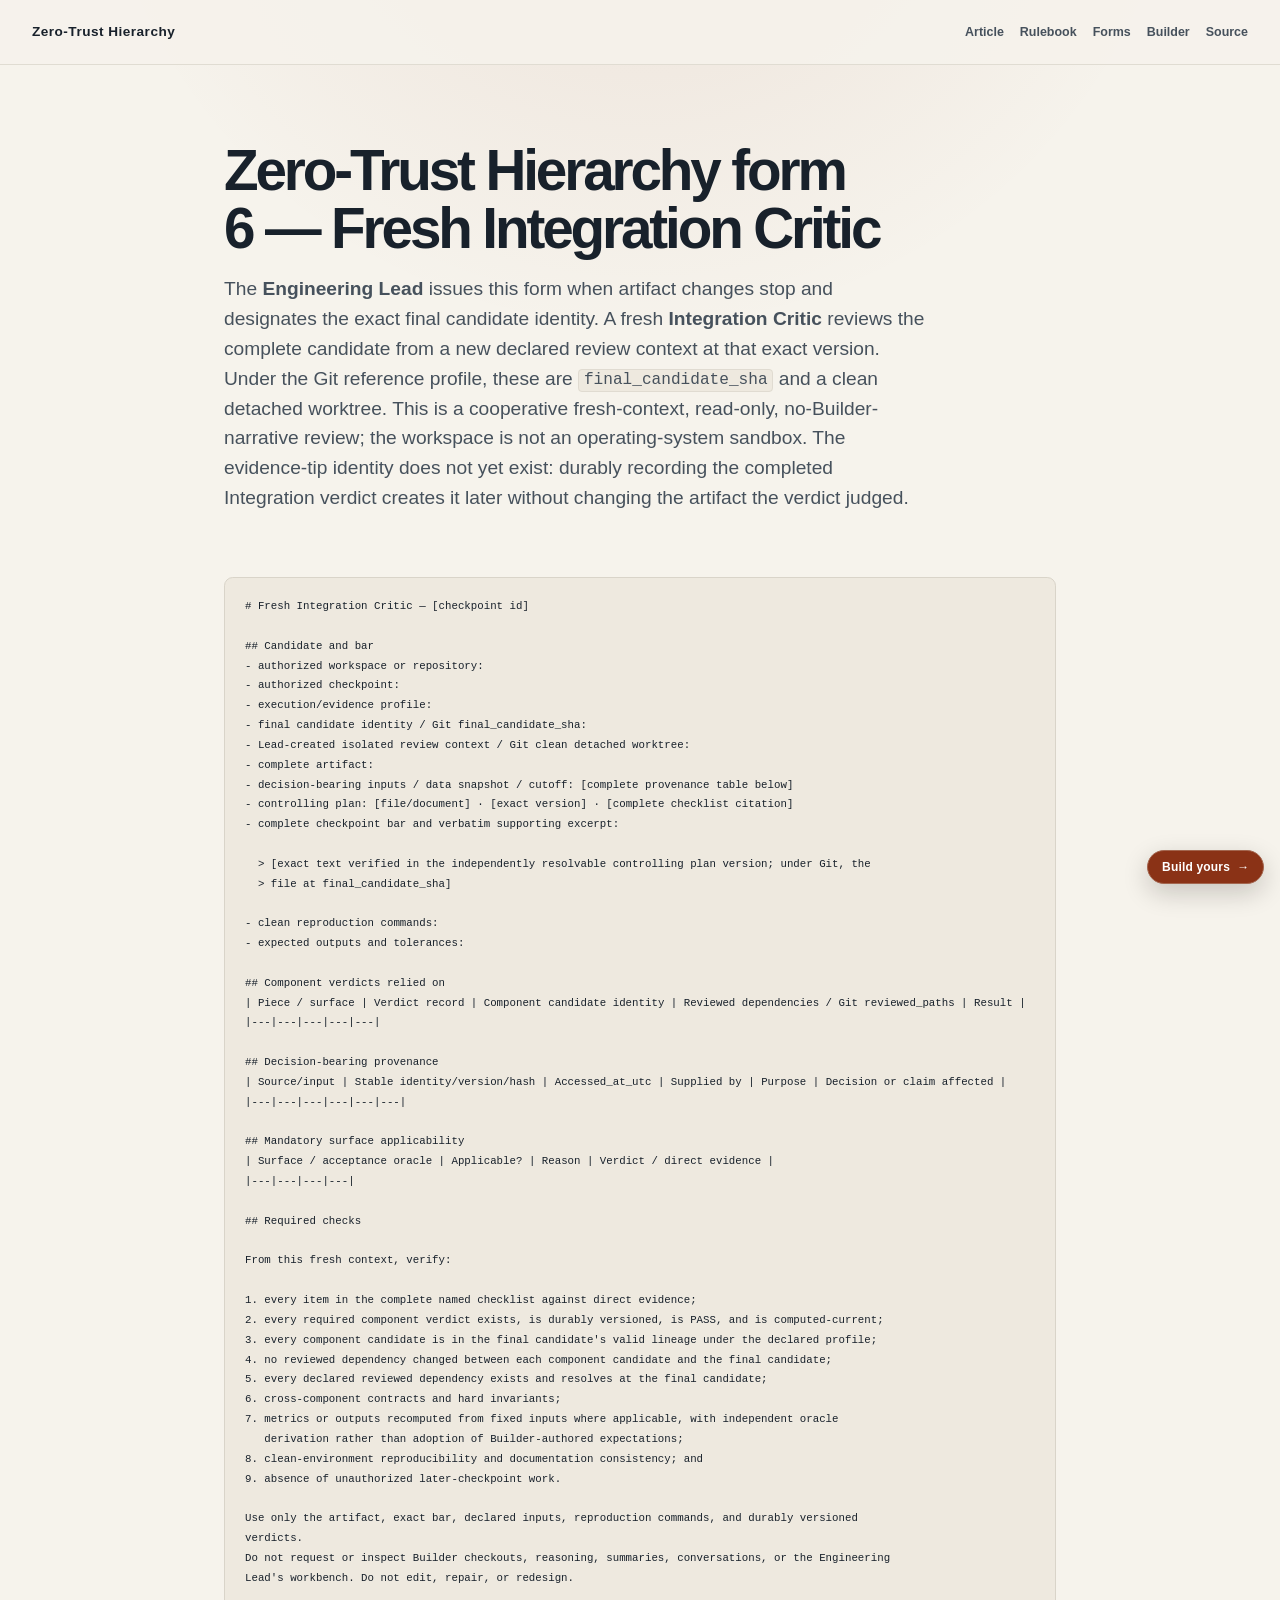
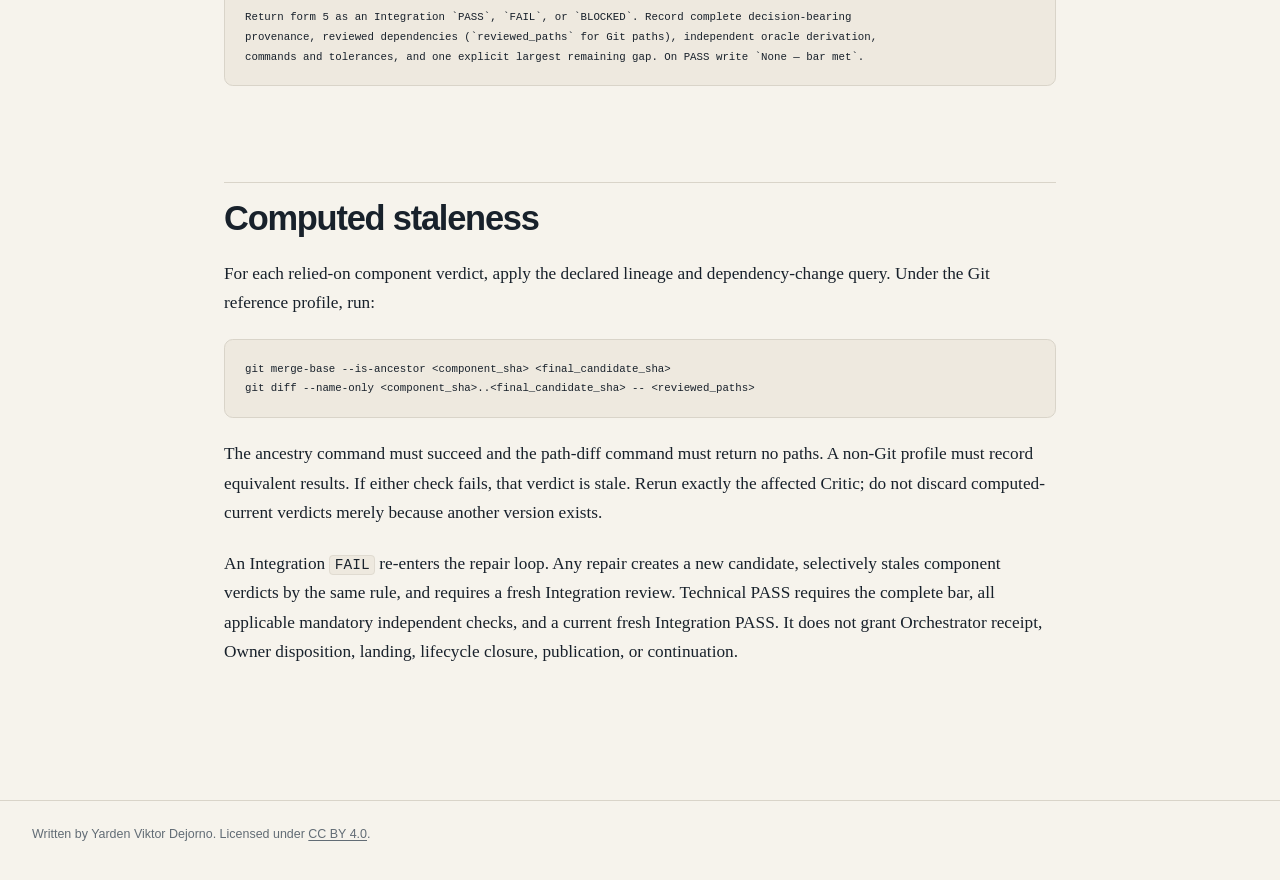
<file: forms/6-integration-critic.html>
<!doctype html>
<html lang="en">
<head>
  <meta charset="utf-8">
  <meta name="viewport" content="width=device-width, initial-scale=1">
  <meta http-equiv="Content-Security-Policy" content="default-src 'none'; style-src 'unsafe-inline'; img-src data:; font-src 'none'; script-src 'none'; connect-src 'none'; object-src 'none'; base-uri 'none'; form-action 'none'">
  <title>Zero-Trust Hierarchy form 6 — Fresh Integration Critic</title>
  <meta name="description" content="A boundary form for Zero-Trust Hierarchy: 6-integration-critic.">
  <meta name="author" content="Yarden Viktor Dejorno">
  <meta name="color-scheme" content="light dark">
  <meta property="og:title" content="Zero-Trust Hierarchy form 6 — Fresh Integration Critic">
  <meta property="og:description" content="A boundary form for Zero-Trust Hierarchy: 6-integration-critic.">
  <meta property="og:type" content="article">
  <meta property="og:url" content="https://hrsi56.github.io/Zero-Trust-Hierarchy/forms/6-integration-critic.html">
  <meta name="twitter:card" content="summary">
  <meta name="twitter:title" content="Zero-Trust Hierarchy form 6 — Fresh Integration Critic">
  <meta name="twitter:description" content="A boundary form for Zero-Trust Hierarchy: 6-integration-critic.">
  <link rel="canonical" href="https://hrsi56.github.io/Zero-Trust-Hierarchy/forms/6-integration-critic.html">
  <link rel="icon" href="data:,">
  <style>
:root {
  color-scheme: light dark;
  --page: #f6f3ec;
  --surface: #fffdf8;
  --surface-raised: #ffffff;
  --ink: #18212b;
  --ink-soft: #46515c;
  --ink-faint: #626c75;
  --accent: #8a3216;
  --accent-soft: #f2dfd5;
  --rule: #d9d4c9;
  --code: #eee9df;
  --focus: #0b6bcb;
  --shadow: 0 1rem 3rem rgb(35 28 19 / 8%);
  --diagram-shadow: 0 .4rem 1.35rem rgb(35 28 19 / 4%);
  --measure: 44rem;
  --wide: 76rem;
  --serif: Charter, "Bitstream Charter", "Iowan Old Style", "Palatino Linotype", Palatino,
    Georgia, serif;
  --sans: Inter, ui-sans-serif, -apple-system, BlinkMacSystemFont, "Segoe UI", sans-serif;
  --mono: ui-monospace, "SFMono-Regular", Consolas, "Liberation Mono", Menlo, monospace;

  /* The committed Mermaid rendering maps its palette to these semantic variables. */
  --diagram-bg: transparent;
  --diagram-panel: #f2eee5;
  --diagram-ink: var(--ink);
  --diagram-muted: var(--ink-soft);
  --diagram-accent: var(--accent);
  --diagram-line: #7f7669;
}

@media (prefers-color-scheme: dark) {
  :root {
    --page: #101516;
    --surface: #171d1f;
    --surface-raised: #1c2325;
    --ink: #f0eee8;
    --ink-soft: #c2c8c8;
    --ink-faint: #9ea8a9;
    --accent: #ffad7a;
    --accent-soft: #422b22;
    --rule: #384143;
    --code: #20282a;
    --focus: #7fc3ff;
    --shadow: 0 1rem 3rem rgb(0 0 0 / 24%);
    --diagram-shadow: 0 .4rem 1.35rem rgb(0 0 0 / 10%);
    --diagram-bg: transparent;
    --diagram-panel: #222b2d;
    --diagram-line: #98a3a4;
  }
}

/* Stable hooks let accessibility tests force either palette without runtime JavaScript. */
html[data-theme="light"] {
  color-scheme: light;
  --page: #f6f3ec;
  --surface: #fffdf8;
  --surface-raised: #ffffff;
  --ink: #18212b;
  --ink-soft: #46515c;
  --ink-faint: #626c75;
  --accent: #8a3216;
  --accent-soft: #f2dfd5;
  --rule: #d9d4c9;
  --code: #eee9df;
  --focus: #0b6bcb;
  --shadow: 0 1rem 3rem rgb(35 28 19 / 8%);
  --diagram-shadow: 0 .4rem 1.35rem rgb(35 28 19 / 4%);
  --diagram-bg: transparent;
  --diagram-ink: var(--ink);
  --diagram-muted: var(--ink-soft);
  --diagram-accent: var(--accent);
  --diagram-panel: #f2eee5;
  --diagram-line: #7f7669;
}

html[data-theme="dark"] {
  color-scheme: dark;
  --page: #101516;
  --surface: #171d1f;
  --surface-raised: #1c2325;
  --ink: #f0eee8;
  --ink-soft: #c2c8c8;
  --ink-faint: #9ea8a9;
  --accent: #ffad7a;
  --accent-soft: #422b22;
  --rule: #384143;
  --code: #20282a;
  --focus: #7fc3ff;
  --shadow: 0 1rem 3rem rgb(0 0 0 / 24%);
  --diagram-shadow: 0 .4rem 1.35rem rgb(0 0 0 / 10%);
  --diagram-bg: transparent;
  --diagram-ink: var(--ink);
  --diagram-muted: var(--ink-soft);
  --diagram-accent: var(--accent);
  --diagram-panel: #222b2d;
  --diagram-line: #98a3a4;
}

*,
*::before,
*::after {
  box-sizing: border-box;
}

html {
  scroll-behavior: smooth;
  -webkit-text-size-adjust: 100%;
}

body {
  margin: 0;
  background: var(--page);
  background:
    radial-gradient(circle at 50% -14rem, color-mix(in srgb, var(--accent) 10%, transparent), transparent 35rem),
    var(--page);
  color: var(--ink);
  font-family: var(--serif);
  font-size: clamp(1rem, .97rem + .16vw, 1.08rem);
  line-height: 1.7;
  text-rendering: optimizeLegibility;
}

a {
  color: var(--accent);
  text-decoration-thickness: .08em;
  text-underline-offset: .17em;
}

a:hover {
  text-decoration-thickness: .14em;
}

a:focus-visible,
button:focus-visible,
[tabindex]:focus-visible {
  border-radius: .15rem;
  outline: .18rem solid var(--focus);
  outline-offset: .2rem;
}

.skip-link {
  position: fixed;
  z-index: 20;
  top: .75rem;
  left: .75rem;
  padding: .55rem .8rem;
  transform: translateY(-180%);
  border-radius: .35rem;
  background: var(--ink);
  color: var(--page);
  font: 700 .85rem/1.2 var(--sans);
}

.skip-link:focus {
  transform: none;
}

.site-header {
  border-bottom: 1px solid color-mix(in srgb, var(--rule) 72%, transparent);
  background: color-mix(in srgb, var(--page) 88%, transparent);
}

.site-header__inner,
.site-footer__inner {
  display: flex;
  width: min(calc(100% - 2rem), var(--wide));
  margin-inline: auto;
  align-items: center;
  justify-content: space-between;
  gap: 1.5rem;
}

.site-header__inner {
  min-height: 4rem;
}

.site-name {
  color: var(--ink);
  font: 750 .85rem/1.2 var(--sans);
  letter-spacing: .035em;
  text-decoration: none;
}

.site-nav {
  display: flex;
  flex-wrap: wrap;
  justify-content: flex-end;
  gap: .4rem 1rem;
  font: 650 .78rem/1.35 var(--sans);
}

.site-nav a {
  color: var(--ink-soft);
  text-decoration: none;
}

.site-nav a:hover {
  color: var(--accent);
  text-decoration: underline;
}

main {
  overflow: clip;
}

.article {
  width: min(calc(100% - 2.25rem), var(--measure));
  margin-inline: auto;
  padding: clamp(3.5rem, 8vw, 6.75rem) 0 clamp(4.5rem, 9vw, 7rem);
}

.article > h1 {
  max-width: 14ch;
  margin: 0 0 1rem;
  font-family: var(--sans);
  font-size: clamp(2.65rem, 8vw, 5.9rem);
  font-weight: 760;
  letter-spacing: -.055em;
  line-height: .96;
  text-wrap: balance;
}

.article > h1 + p {
  max-width: 35rem;
  margin: 0 0 clamp(2.25rem, 5vw, 3.75rem);
  color: var(--ink-soft);
  font-family: var(--sans);
  font-size: clamp(1.18rem, 1.02rem + .78vw, 1.58rem);
  line-height: 1.42;
  text-wrap: balance;
}

.sixty-second {
  width: min(calc(100vw - 2rem), var(--wide));
  margin: 0 0 clamp(3.5rem, 7vw, 5.5rem) 50%;
  padding: clamp(1.4rem, 3vw, 2.25rem);
  transform: translateX(-50%);
  border: 1px solid color-mix(in srgb, var(--rule) 82%, transparent);
  border-radius: .85rem;
  background:
    linear-gradient(135deg, color-mix(in srgb, var(--accent-soft) 48%, transparent), transparent 42%),
    var(--surface);
  box-shadow: var(--shadow);
}

.sixty-second h2 {
  margin: 0 0 1.35rem;
  padding: 0;
  border: 0;
  font-size: clamp(1.45rem, 1.2rem + .85vw, 2rem);
}

.sixty-second__grid {
  display: grid;
  grid-template-columns: repeat(3, minmax(0, 1fr));
  gap: 0;
}

.sixty-second__item {
  padding-inline: clamp(1rem, 2.4vw, 1.7rem);
}

.sixty-second__item:first-child {
  padding-left: 0;
}

.sixty-second__item:last-child {
  padding-right: 0;
}

.sixty-second__item + .sixty-second__item {
  border-left: 1px solid var(--rule);
}

.sixty-second h3 {
  margin: 0 0 .55rem;
  font-size: clamp(1rem, .94rem + .22vw, 1.13rem);
  letter-spacing: -.012em;
}

.sixty-second__item p {
  margin: 0;
  color: var(--ink-soft);
  font: .88rem/1.58 var(--sans);
}

.sixty-second__cta {
  display: flex;
  gap: 1.25rem;
  align-items: center;
  justify-content: space-between;
  margin-top: 1.55rem;
  padding-top: 1.3rem;
  border-top: 1px solid var(--rule);
  font-family: var(--sans);
}

.sixty-second__cta-copy {
  display: grid;
  gap: .15rem;
  max-width: 42rem;
  color: var(--ink-soft);
  font-size: .86rem;
  line-height: 1.45;
}

.sixty-second__cta-copy strong {
  color: var(--ink);
  font-size: .93rem;
}

.sixty-second__button {
  display: inline-flex;
  flex: 0 0 auto;
  gap: .45rem;
  align-items: center;
  padding: .72rem .95rem;
  border: 1px solid var(--accent);
  border-radius: 999px;
  background: var(--accent);
  color: var(--surface-raised);
  font: 750 .78rem/1 var(--sans);
  text-decoration: none;
  white-space: nowrap;
}

.sixty-second__button:hover {
  transform: translateY(-1px);
  text-decoration: none;
}

.article--reference,
.article--form,
.article--forms-index {
  width: min(calc(100% - 2.25rem), 52rem);
  padding-top: clamp(3rem, 6vw, 5rem);
}

.article--reference > h1,
.article--form > h1,
.article--forms-index > h1 {
  max-width: 24ch;
  font-size: clamp(2.15rem, 1.7rem + 2.3vw, 3.8rem);
  line-height: 1.03;
}

.article--reference > h1 + p,
.article--form > h1 + p,
.article--forms-index > h1 + p {
  max-width: 44rem;
  margin-bottom: clamp(2.5rem, 5vw, 4rem);
  font-size: clamp(1.05rem, 1rem + .3vw, 1.2rem);
  line-height: 1.55;
}

.form-index {
  display: grid;
  gap: .7rem;
  padding: 0;
  list-style: none;
  counter-reset: form;
}

.form-index li {
  counter-increment: form;
  display: grid;
  grid-template-columns: 2.25rem minmax(0, 1fr);
  gap: .8rem;
  align-items: baseline;
  margin: 0;
  padding: .9rem 0;
  border-bottom: 1px solid var(--rule);
  font-family: var(--sans);
}

.form-index li::before {
  content: counter(form, decimal-leading-zero);
  color: var(--ink-faint);
  font: 700 .74rem/1 var(--mono);
  letter-spacing: .04em;
}

h2,
h3,
h4 {
  color: var(--ink);
  font-family: var(--sans);
  line-height: 1.2;
  text-wrap: balance;
}

h2 {
  margin: clamp(3.8rem, 8vw, 6rem) 0 1.25rem;
  padding-top: .9rem;
  border-top: 1px solid var(--rule);
  font-size: clamp(1.65rem, 1.35rem + 1vw, 2.25rem);
  letter-spacing: -.035em;
}

h3 {
  margin: 2.8rem 0 .8rem;
  font-size: clamp(1.2rem, 1.1rem + .35vw, 1.45rem);
  letter-spacing: -.018em;
}

h4 {
  margin: 2rem 0 .65rem;
  font-size: 1rem;
  letter-spacing: .015em;
}

p,
ul,
ol,
blockquote,
pre,
table {
  margin-top: 0;
  margin-bottom: 1.35rem;
}

strong {
  font-weight: 700;
}

ul,
ol {
  padding-left: 1.4rem;
}

li {
  padding-left: .2rem;
}

li + li {
  margin-top: .55rem;
}

li::marker {
  color: var(--accent);
  font-family: var(--sans);
  font-weight: 750;
}

blockquote {
  margin-inline: 0;
  padding: .15rem 0 .15rem 1.25rem;
  border-left: .2rem solid var(--accent);
  color: var(--ink-soft);
  font-size: 1.06em;
}

blockquote > :last-child {
  margin-bottom: 0;
}

code,
pre,
kbd {
  font-family: var(--mono);
}

code {
  padding: .08em .3em;
  border: 1px solid color-mix(in srgb, var(--rule) 65%, transparent);
  border-radius: .25rem;
  background: var(--code);
  font-size: .84em;
  overflow-wrap: anywhere;
}

pre {
  max-width: 100%;
  padding: 1.15rem 1.25rem;
  overflow-x: auto;
  border: 1px solid var(--rule);
  border-radius: .55rem;
  background: var(--code);
  font-size: .8rem;
  line-height: 1.55;
  tab-size: 2;
  white-space: pre-wrap;
  overflow-wrap: anywhere;
}

pre code {
  padding: 0;
  border: 0;
  background: transparent;
  overflow-wrap: anywhere;
  white-space: inherit;
}

table {
  display: block;
  width: 100%;
  overflow-x: auto;
  border-collapse: collapse;
  font-family: var(--sans);
  font-size: .86rem;
  line-height: 1.5;
}

th,
td {
  min-width: 9rem;
  padding: .72rem .8rem;
  border-bottom: 1px solid var(--rule);
  text-align: left;
  vertical-align: top;
}

th {
  color: var(--ink-soft);
  font-size: .74rem;
  letter-spacing: .045em;
  text-transform: uppercase;
}

hr {
  margin: 4rem 0;
  border: 0;
  border-top: 1px solid var(--rule);
}

.hierarchy-diagram {
  width: min(calc(100vw - 2rem), var(--wide));
  margin: clamp(2.5rem, 6vw, 4rem) 0 clamp(3.5rem, 7vw, 5.25rem) 50%;
  transform: translateX(-50%);
}

.diagram-navigation {
  display: flex;
  flex-wrap: wrap;
  gap: .4rem;
  align-items: center;
  justify-content: center;
  margin: 0 0 .65rem;
  font: 650 .72rem/1.25 var(--sans);
}

.diagram-navigation a {
  padding: .35rem .6rem;
  border: 1px solid color-mix(in srgb, var(--rule) 72%, transparent);
  border-radius: 999px;
  background: var(--surface);
  color: var(--ink-soft);
  text-decoration: none;
}

.diagram-navigation a:hover {
  border-color: var(--accent);
  color: var(--accent);
}

.diagram-navigation a:focus-visible {
  outline: .18rem solid var(--focus);
  outline-offset: .15rem;
}

/* The figure never scrolls. It carries two authored layouts of the same diagram and shows
   the one the viewport can hold at legible text sizes: the landscape drawing only while it
   can stay near its native size, the portrait column everywhere below that. */
.diagram-layout {
  margin-inline: auto;
}

.diagram-layout svg {
  display: block;
  width: 100%;
  height: auto;
}

.diagram-layout--wide {
  display: none;
  max-width: var(--diagram-native-width, 73.75rem);
}

.diagram-layout--stacked {
  max-width: 26rem;
}

@media (min-width: 72rem) {
  .diagram-layout--wide {
    display: block;
  }

  .diagram-layout--stacked {
    display: none;
  }
}

.hierarchy-diagram figcaption {
  width: min(100%, var(--measure));
  margin: .8rem auto 0;
  color: var(--ink-faint);
  font: .78rem/1.5 var(--sans);
  text-align: center;
}

.site-footer {
  border-top: 1px solid var(--rule);
  color: var(--ink-faint);
  font: .78rem/1.55 var(--sans);
}

.site-footer__inner {
  align-items: flex-start;
  padding-block: 1.5rem 2.25rem;
}

.site-footer p {
  max-width: 46rem;
  margin: 0;
}

.site-footer a {
  color: inherit;
}

.builder-cta {
  position: fixed;
  z-index: 10;
  right: max(1rem, env(safe-area-inset-right));
  bottom: max(1rem, env(safe-area-inset-bottom));
  display: inline-flex;
  gap: .45rem;
  align-items: center;
  padding: .62rem .85rem;
  border: 1px solid color-mix(in srgb, var(--accent) 68%, var(--rule));
  border-radius: 999px;
  background: var(--accent);
  box-shadow: 0 .55rem 1.6rem rgb(20 14 10 / 20%);
  color: var(--surface-raised);
  font: 750 .75rem/1 var(--sans);
  letter-spacing: .015em;
  text-decoration: none;
}

.builder-cta:hover {
  transform: translateY(-1px);
  text-decoration: none;
}

/* The 60-second section carries its own Builder CTA in the same bottom-right
   corner as the floating pill, so the pill yields while that section is on
   screen. The name is declared on the section but read by the pill, which sits
   outside <main>, so `timeline-scope` hoists it to a common ancestor. This is a
   progressive enhancement: where scroll-driven timelines are unsupported the
   pill simply stays visible. Visibility keeps the hidden pill out of the tab
   order rather than leaving an invisible link focusable. */
@supports (animation-timeline: view()) and (timeline-scope: --sixty-second) {
  :root {
    timeline-scope: --sixty-second;
  }

  .sixty-second {
    view-timeline-name: --sixty-second;
  }

  .builder-cta {
    animation-name: builder-cta-yield;
    animation-fill-mode: both;
    animation-timing-function: linear;
    animation-timeline: --sixty-second;
  }

  @keyframes builder-cta-yield {
    0% {
      opacity: 1;
      visibility: visible;
    }

    6%,
    94% {
      opacity: 0;
      visibility: hidden;
    }

    100% {
      opacity: 1;
      visibility: visible;
    }
  }
}

@media (max-width: 42rem) {
  .site-header__inner,
  .site-footer__inner {
    align-items: flex-start;
    flex-direction: column;
    gap: .7rem;
    padding-block: .85rem;
  }

  .site-nav {
    justify-content: flex-start;
  }

  .article {
    width: min(calc(100% - 1.5rem), var(--measure));
    padding-top: 3.2rem;
  }

  .article--reference,
  .article--form,
  .article--forms-index {
    width: min(calc(100% - 1.5rem), 52rem);
  }

  .article > h1 {
    max-width: 11ch;
  }

  .sixty-second {
    width: calc(100vw - 1rem);
    padding: 1.15rem;
  }

  .sixty-second__grid {
    grid-template-columns: 1fr;
  }

  .sixty-second__item {
    padding: 1rem 0;
  }

  .sixty-second__item:first-child {
    padding-top: 0;
  }

  .sixty-second__item:last-child {
    padding-bottom: 0;
  }

  .sixty-second__item + .sixty-second__item {
    border-top: 1px solid var(--rule);
    border-left: 0;
  }

  .sixty-second__cta {
    align-items: stretch;
    flex-direction: column;
  }

  .sixty-second__button {
    justify-content: center;
    white-space: normal;
  }

  .article--reference > h1,
  .article--form > h1,
  .article--forms-index > h1 {
    max-width: 22ch;
    font-size: clamp(2rem, 9vw, 3rem);
  }

  .hierarchy-diagram {
    width: calc(100vw - .75rem);
  }

  .diagram-navigation {
    gap: .3rem;
    padding-inline: .25rem;
  }

  .diagram-navigation a {
    flex: 1 1 8rem;
    padding-inline: .45rem;
    text-align: center;
  }

  .hierarchy-diagram figcaption {
    padding-inline: .75rem;
  }

  .builder-cta {
    right: max(.65rem, env(safe-area-inset-right));
    bottom: max(.65rem, env(safe-area-inset-bottom));
    padding: .58rem .75rem;
  }
}

@media (prefers-reduced-motion: reduce) {
  html {
    scroll-behavior: auto;
  }
}

@media print {
  :root,
  html[data-theme="light"],
  html[data-theme="dark"] {
    color-scheme: light;
    --page: #ffffff;
    --surface: #ffffff;
    --surface-raised: #ffffff;
    --ink: #000000;
    --ink-soft: #222222;
    --ink-faint: #444444;
    --accent: #5f210d;
    --rule: #bbbbbb;
    --code: #f4f4f4;
    --shadow: none;
    --diagram-shadow: none;
    --diagram-bg: transparent;
    --diagram-panel: #f2f2f2;
    --diagram-ink: #000000;
    --diagram-muted: #222222;
    --diagram-accent: #5f210d;
    --diagram-line: #555555;
  }

  body {
    background: #ffffff;
  }

  .site-header,
  .skip-link,
  .diagram-navigation,
  .builder-cta {
    display: none;
  }

  .article {
    width: 100%;
    padding: 0;
  }

  .hierarchy-diagram {
    width: 100%;
    margin-inline: 0;
    transform: none;
    break-inside: avoid;
  }

  /* Paper is wide enough for the landscape drawing and never long enough for the column. */
  .diagram-layout--wide {
    display: block;
    max-width: 100%;
  }

  .diagram-layout--stacked {
    display: none;
  }

  a {
    color: inherit;
  }
}
  </style>
</head>
<body>
  <a class="skip-link" href="#main-content">Skip to the main content</a>
  <header class="site-header">
    <div class="site-header__inner">
      <a class="site-name" href="../index.html">Zero-Trust Hierarchy</a>
      <nav class="site-nav" aria-label="Publication">
        <a href="../index.html">Article</a>
        <a href="../RULEBOOK.html">Rulebook</a>
        <a href="index.html" aria-current="page">Forms</a>
        <a href="../builder/index.html">Builder</a>
        <a rel="external noopener noreferrer" href="https://github.com/hrsi56/Zero-Trust-Hierarchy">Source</a>
      </nav>
    </div>
  </header>
  <main id="main-content">
    <article class="article article--form">
<h1 id="zero-trust-hierarchy-form-6--fresh-integration-critic">Zero-Trust Hierarchy form 6 — Fresh Integration Critic</h1>
<p>The <strong>Engineering Lead</strong> issues this form when artifact changes stop and designates the exact final candidate identity. A fresh <strong>Integration Critic</strong> reviews the complete candidate from a new declared review context at that exact version. Under the Git reference profile, these are <code>final_candidate_sha</code> and a clean detached worktree. This is a cooperative fresh-context, read-only, no-Builder-narrative review; the workspace is not an operating-system sandbox. The evidence-tip identity does not yet exist: durably recording the completed Integration verdict creates it later without changing the artifact the verdict judged.</p>
<div class="sourceCode" id="cb1"><pre class="sourceCode markdown"><code class="sourceCode markdown"><span id="cb1-1"><a href="#cb1-1" aria-hidden="true" tabindex="-1"></a><span class="fu"># Fresh Integration Critic — [checkpoint id]</span></span>
<span id="cb1-2"><a href="#cb1-2" aria-hidden="true" tabindex="-1"></a></span>
<span id="cb1-3"><a href="#cb1-3" aria-hidden="true" tabindex="-1"></a><span class="fu">## Candidate and bar</span></span>
<span id="cb1-4"><a href="#cb1-4" aria-hidden="true" tabindex="-1"></a><span class="ss">- </span>authorized workspace or repository:</span>
<span id="cb1-5"><a href="#cb1-5" aria-hidden="true" tabindex="-1"></a><span class="ss">- </span>authorized checkpoint:</span>
<span id="cb1-6"><a href="#cb1-6" aria-hidden="true" tabindex="-1"></a><span class="ss">- </span>execution/evidence profile:</span>
<span id="cb1-7"><a href="#cb1-7" aria-hidden="true" tabindex="-1"></a><span class="ss">- </span>final candidate identity / Git final_candidate_sha:</span>
<span id="cb1-8"><a href="#cb1-8" aria-hidden="true" tabindex="-1"></a><span class="ss">- </span>Lead-created isolated review context / Git clean detached worktree:</span>
<span id="cb1-9"><a href="#cb1-9" aria-hidden="true" tabindex="-1"></a><span class="ss">- </span>complete artifact:</span>
<span id="cb1-10"><a href="#cb1-10" aria-hidden="true" tabindex="-1"></a><span class="ss">- </span>decision-bearing inputs / data snapshot / cutoff: <span class="co">[</span><span class="ot">complete provenance table below</span><span class="co">]</span></span>
<span id="cb1-11"><a href="#cb1-11" aria-hidden="true" tabindex="-1"></a><span class="ss">- </span>controlling plan: <span class="co">[</span><span class="ot">file/document</span><span class="co">]</span> · <span class="co">[</span><span class="ot">exact version</span><span class="co">]</span> · <span class="co">[</span><span class="ot">complete checklist citation</span><span class="co">]</span></span>
<span id="cb1-12"><a href="#cb1-12" aria-hidden="true" tabindex="-1"></a><span class="ss">- </span>complete checkpoint bar and verbatim supporting excerpt:</span>
<span id="cb1-13"><a href="#cb1-13" aria-hidden="true" tabindex="-1"></a></span>
<span id="cb1-14"><a href="#cb1-14" aria-hidden="true" tabindex="-1"></a><span class="at">  &gt; [exact text verified in the independently resolvable controlling plan version; under Git, the</span></span>
<span id="cb1-15"><a href="#cb1-15" aria-hidden="true" tabindex="-1"></a><span class="at">  &gt; file at final_candidate_sha]</span></span>
<span id="cb1-16"><a href="#cb1-16" aria-hidden="true" tabindex="-1"></a></span>
<span id="cb1-17"><a href="#cb1-17" aria-hidden="true" tabindex="-1"></a><span class="ss">- </span>clean reproduction commands:</span>
<span id="cb1-18"><a href="#cb1-18" aria-hidden="true" tabindex="-1"></a><span class="ss">- </span>expected outputs and tolerances:</span>
<span id="cb1-19"><a href="#cb1-19" aria-hidden="true" tabindex="-1"></a></span>
<span id="cb1-20"><a href="#cb1-20" aria-hidden="true" tabindex="-1"></a><span class="fu">## Component verdicts relied on</span></span>
<span id="cb1-21"><a href="#cb1-21" aria-hidden="true" tabindex="-1"></a><span class="pp">|</span> Piece / surface <span class="pp">|</span> Verdict record <span class="pp">|</span> Component candidate identity <span class="pp">|</span> Reviewed dependencies / Git reviewed_paths <span class="pp">|</span> Result <span class="pp">|</span></span>
<span id="cb1-22"><a href="#cb1-22" aria-hidden="true" tabindex="-1"></a><span class="pp">|---|---|---|---|---|</span></span>
<span id="cb1-23"><a href="#cb1-23" aria-hidden="true" tabindex="-1"></a></span>
<span id="cb1-24"><a href="#cb1-24" aria-hidden="true" tabindex="-1"></a><span class="fu">## Decision-bearing provenance</span></span>
<span id="cb1-25"><a href="#cb1-25" aria-hidden="true" tabindex="-1"></a><span class="pp">|</span> Source/input <span class="pp">|</span> Stable identity/version/hash <span class="pp">|</span> Accessed_at_utc <span class="pp">|</span> Supplied by <span class="pp">|</span> Purpose <span class="pp">|</span> Decision or claim affected <span class="pp">|</span></span>
<span id="cb1-26"><a href="#cb1-26" aria-hidden="true" tabindex="-1"></a><span class="pp">|---|---|---|---|---|---|</span></span>
<span id="cb1-27"><a href="#cb1-27" aria-hidden="true" tabindex="-1"></a></span>
<span id="cb1-28"><a href="#cb1-28" aria-hidden="true" tabindex="-1"></a><span class="fu">## Mandatory surface applicability</span></span>
<span id="cb1-29"><a href="#cb1-29" aria-hidden="true" tabindex="-1"></a><span class="pp">|</span> Surface / acceptance oracle <span class="pp">|</span> Applicable? <span class="pp">|</span> Reason <span class="pp">|</span> Verdict / direct evidence <span class="pp">|</span></span>
<span id="cb1-30"><a href="#cb1-30" aria-hidden="true" tabindex="-1"></a><span class="pp">|---|---|---|---|</span></span>
<span id="cb1-31"><a href="#cb1-31" aria-hidden="true" tabindex="-1"></a></span>
<span id="cb1-32"><a href="#cb1-32" aria-hidden="true" tabindex="-1"></a><span class="fu">## Required checks</span></span>
<span id="cb1-33"><a href="#cb1-33" aria-hidden="true" tabindex="-1"></a></span>
<span id="cb1-34"><a href="#cb1-34" aria-hidden="true" tabindex="-1"></a>From this fresh context, verify:</span>
<span id="cb1-35"><a href="#cb1-35" aria-hidden="true" tabindex="-1"></a></span>
<span id="cb1-36"><a href="#cb1-36" aria-hidden="true" tabindex="-1"></a><span class="ss">1. </span>every item in the complete named checklist against direct evidence;</span>
<span id="cb1-37"><a href="#cb1-37" aria-hidden="true" tabindex="-1"></a><span class="ss">2. </span>every required component verdict exists, is durably versioned, is PASS, and is computed-current;</span>
<span id="cb1-38"><a href="#cb1-38" aria-hidden="true" tabindex="-1"></a><span class="ss">3. </span>every component candidate is in the final candidate&#39;s valid lineage under the declared profile;</span>
<span id="cb1-39"><a href="#cb1-39" aria-hidden="true" tabindex="-1"></a><span class="ss">4. </span>no reviewed dependency changed between each component candidate and the final candidate;</span>
<span id="cb1-40"><a href="#cb1-40" aria-hidden="true" tabindex="-1"></a><span class="ss">5. </span>every declared reviewed dependency exists and resolves at the final candidate;</span>
<span id="cb1-41"><a href="#cb1-41" aria-hidden="true" tabindex="-1"></a><span class="ss">6. </span>cross-component contracts and hard invariants;</span>
<span id="cb1-42"><a href="#cb1-42" aria-hidden="true" tabindex="-1"></a><span class="ss">7. </span>metrics or outputs recomputed from fixed inputs where applicable, with independent oracle</span>
<span id="cb1-43"><a href="#cb1-43" aria-hidden="true" tabindex="-1"></a>   derivation rather than adoption of Builder-authored expectations;</span>
<span id="cb1-44"><a href="#cb1-44" aria-hidden="true" tabindex="-1"></a><span class="ss">8. </span>clean-environment reproducibility and documentation consistency; and</span>
<span id="cb1-45"><a href="#cb1-45" aria-hidden="true" tabindex="-1"></a><span class="ss">9. </span>absence of unauthorized later-checkpoint work.</span>
<span id="cb1-46"><a href="#cb1-46" aria-hidden="true" tabindex="-1"></a></span>
<span id="cb1-47"><a href="#cb1-47" aria-hidden="true" tabindex="-1"></a>Use only the artifact, exact bar, declared inputs, reproduction commands, and durably versioned</span>
<span id="cb1-48"><a href="#cb1-48" aria-hidden="true" tabindex="-1"></a>verdicts.</span>
<span id="cb1-49"><a href="#cb1-49" aria-hidden="true" tabindex="-1"></a>Do not request or inspect Builder checkouts, reasoning, summaries, conversations, or the Engineering</span>
<span id="cb1-50"><a href="#cb1-50" aria-hidden="true" tabindex="-1"></a>Lead&#39;s workbench. Do not edit, repair, or redesign.</span>
<span id="cb1-51"><a href="#cb1-51" aria-hidden="true" tabindex="-1"></a></span>
<span id="cb1-52"><a href="#cb1-52" aria-hidden="true" tabindex="-1"></a>Return form 5 as an Integration <span class="in">`PASS`</span>, <span class="in">`FAIL`</span>, or <span class="in">`BLOCKED`</span>. Record complete decision-bearing</span>
<span id="cb1-53"><a href="#cb1-53" aria-hidden="true" tabindex="-1"></a>provenance, reviewed dependencies (<span class="in">`reviewed_paths`</span> for Git paths), independent oracle derivation,</span>
<span id="cb1-54"><a href="#cb1-54" aria-hidden="true" tabindex="-1"></a>commands and tolerances, and one explicit largest remaining gap. On PASS write <span class="in">`None — bar met`</span>.</span></code></pre></div>
<h2 id="computed-staleness">Computed staleness</h2>
<p>For each relied-on component verdict, apply the declared lineage and dependency-change query. Under the Git reference profile, run:</p>
<pre class="text"><code>git merge-base --is-ancestor &lt;component_sha&gt; &lt;final_candidate_sha&gt;
git diff --name-only &lt;component_sha&gt;..&lt;final_candidate_sha&gt; -- &lt;reviewed_paths&gt;</code></pre>
<p>The ancestry command must succeed and the path-diff command must return no paths. A non-Git profile must record equivalent results. If either check fails, that verdict is stale. Rerun exactly the affected Critic; do not discard computed-current verdicts merely because another version exists.</p>
<p>An Integration <code>FAIL</code> re-enters the repair loop. Any repair creates a new candidate, selectively stales component verdicts by the same rule, and requires a fresh Integration review. Technical PASS requires the complete bar, all applicable mandatory independent checks, and a current fresh Integration PASS. It does not grant Orchestrator receipt, Owner disposition, landing, lifecycle closure, publication, or continuation.</p>
    </article>
  </main>
  <a class="builder-cta" href="../builder/index.html" aria-label="Open Gauntlet Builder">Build yours <span aria-hidden="true">→</span></a>
  <footer class="site-footer">
    <div class="site-footer__inner">
      <p>Written by Yarden Viktor Dejorno. Licensed under <a href="../LICENSE">CC BY 4.0</a>.</p>
    </div>
  </footer>
</body>
</html>
</file>
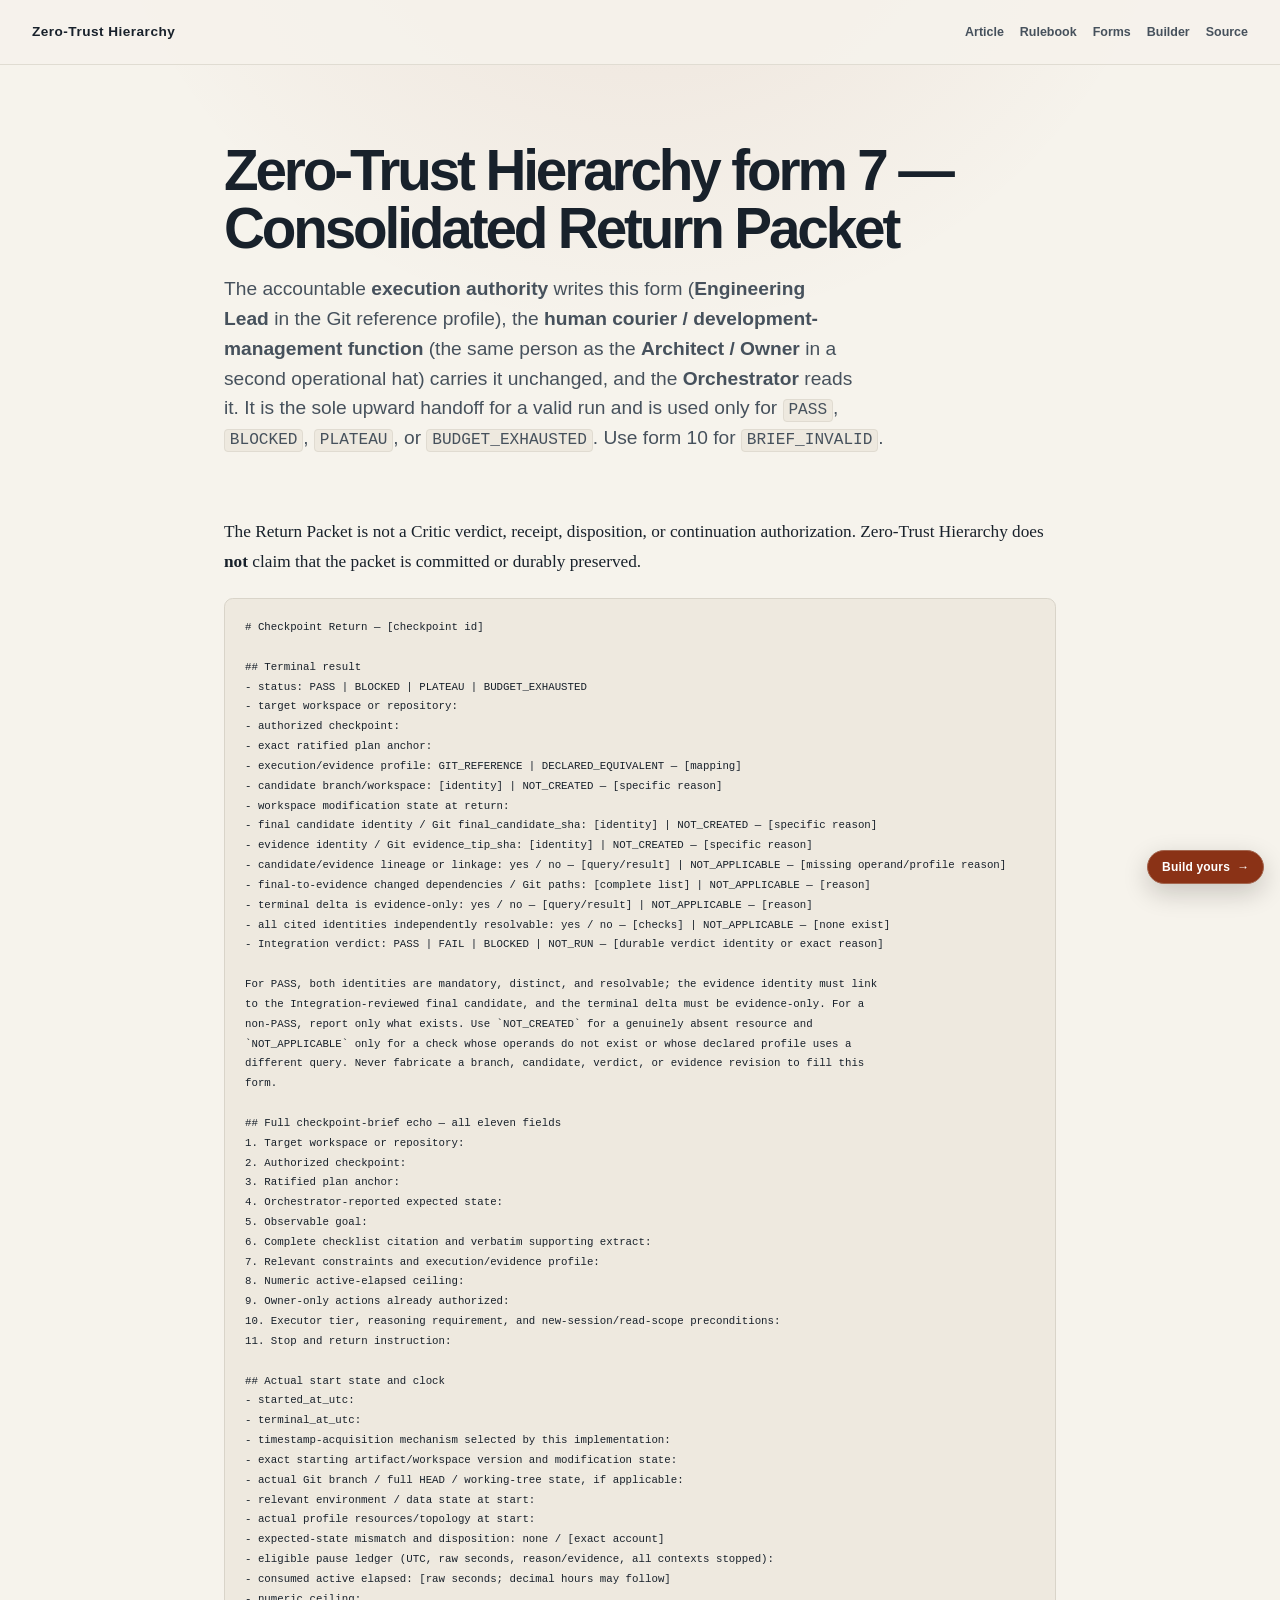
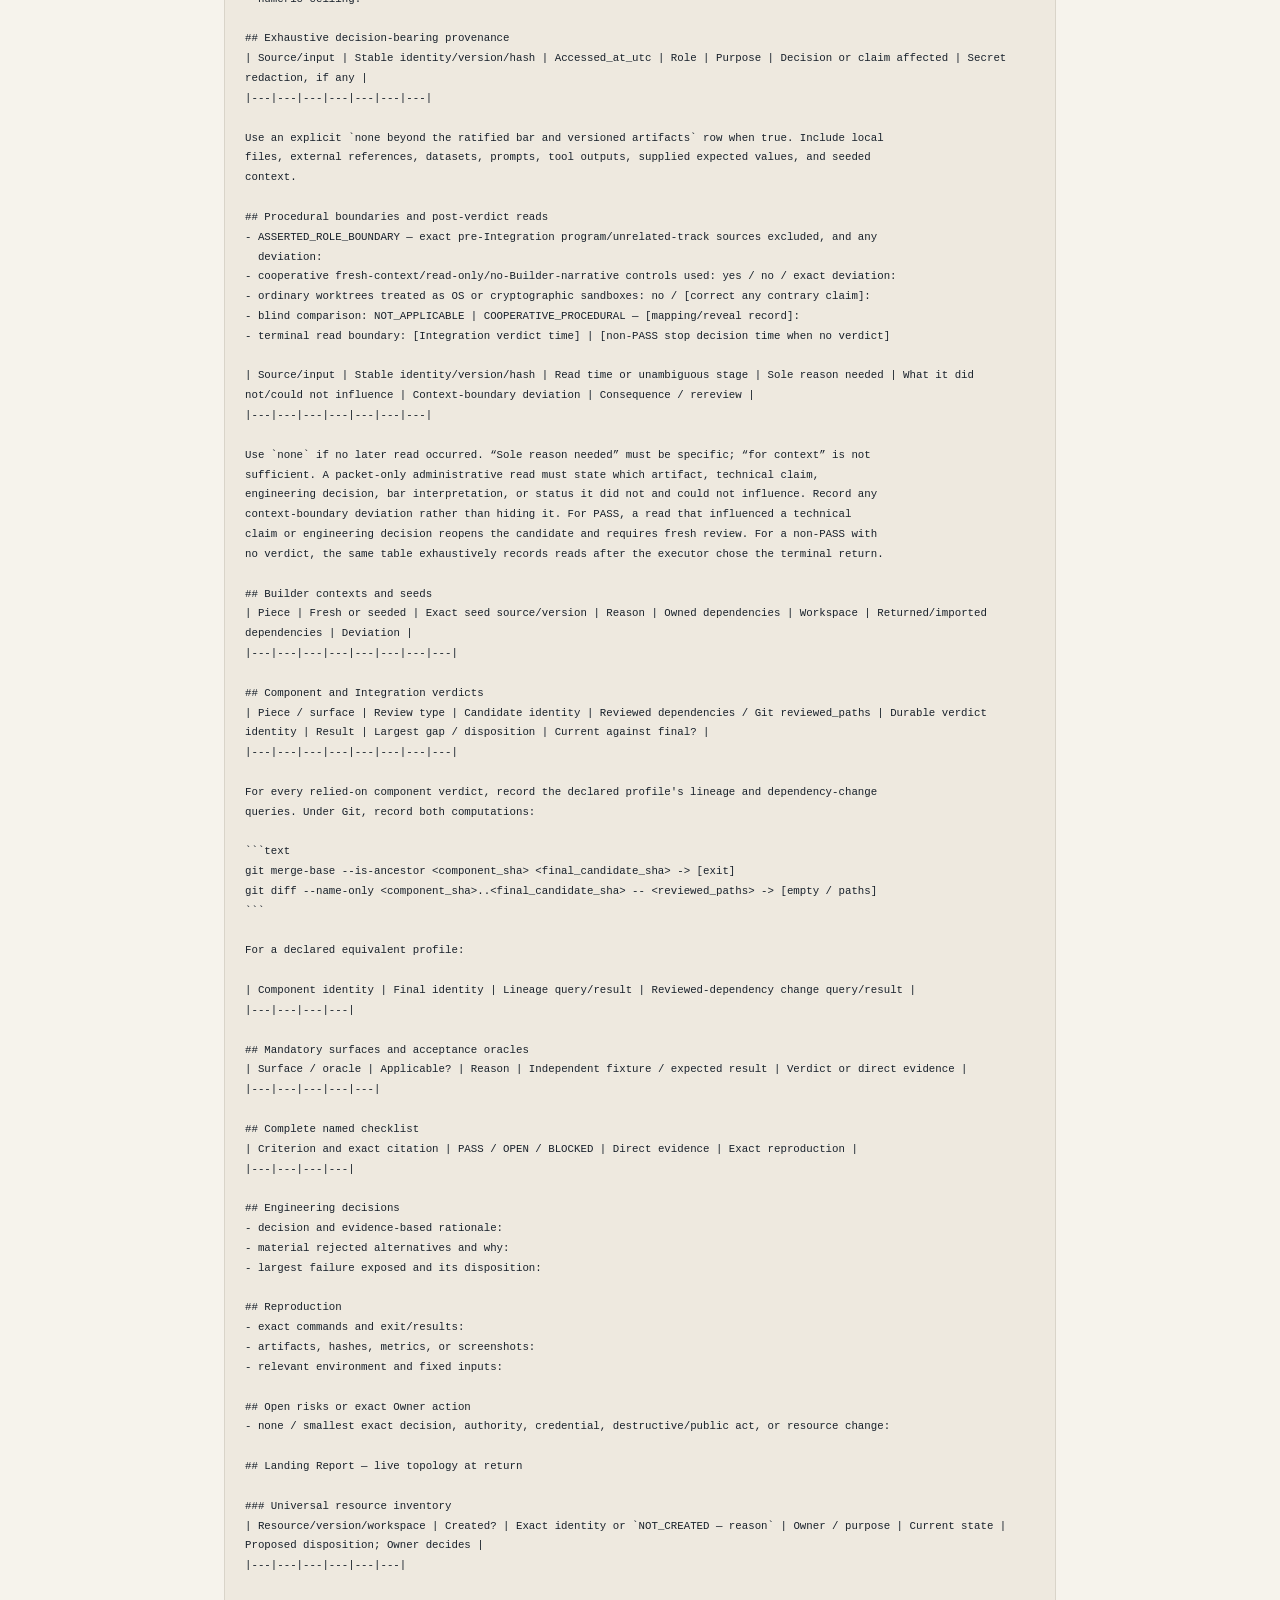
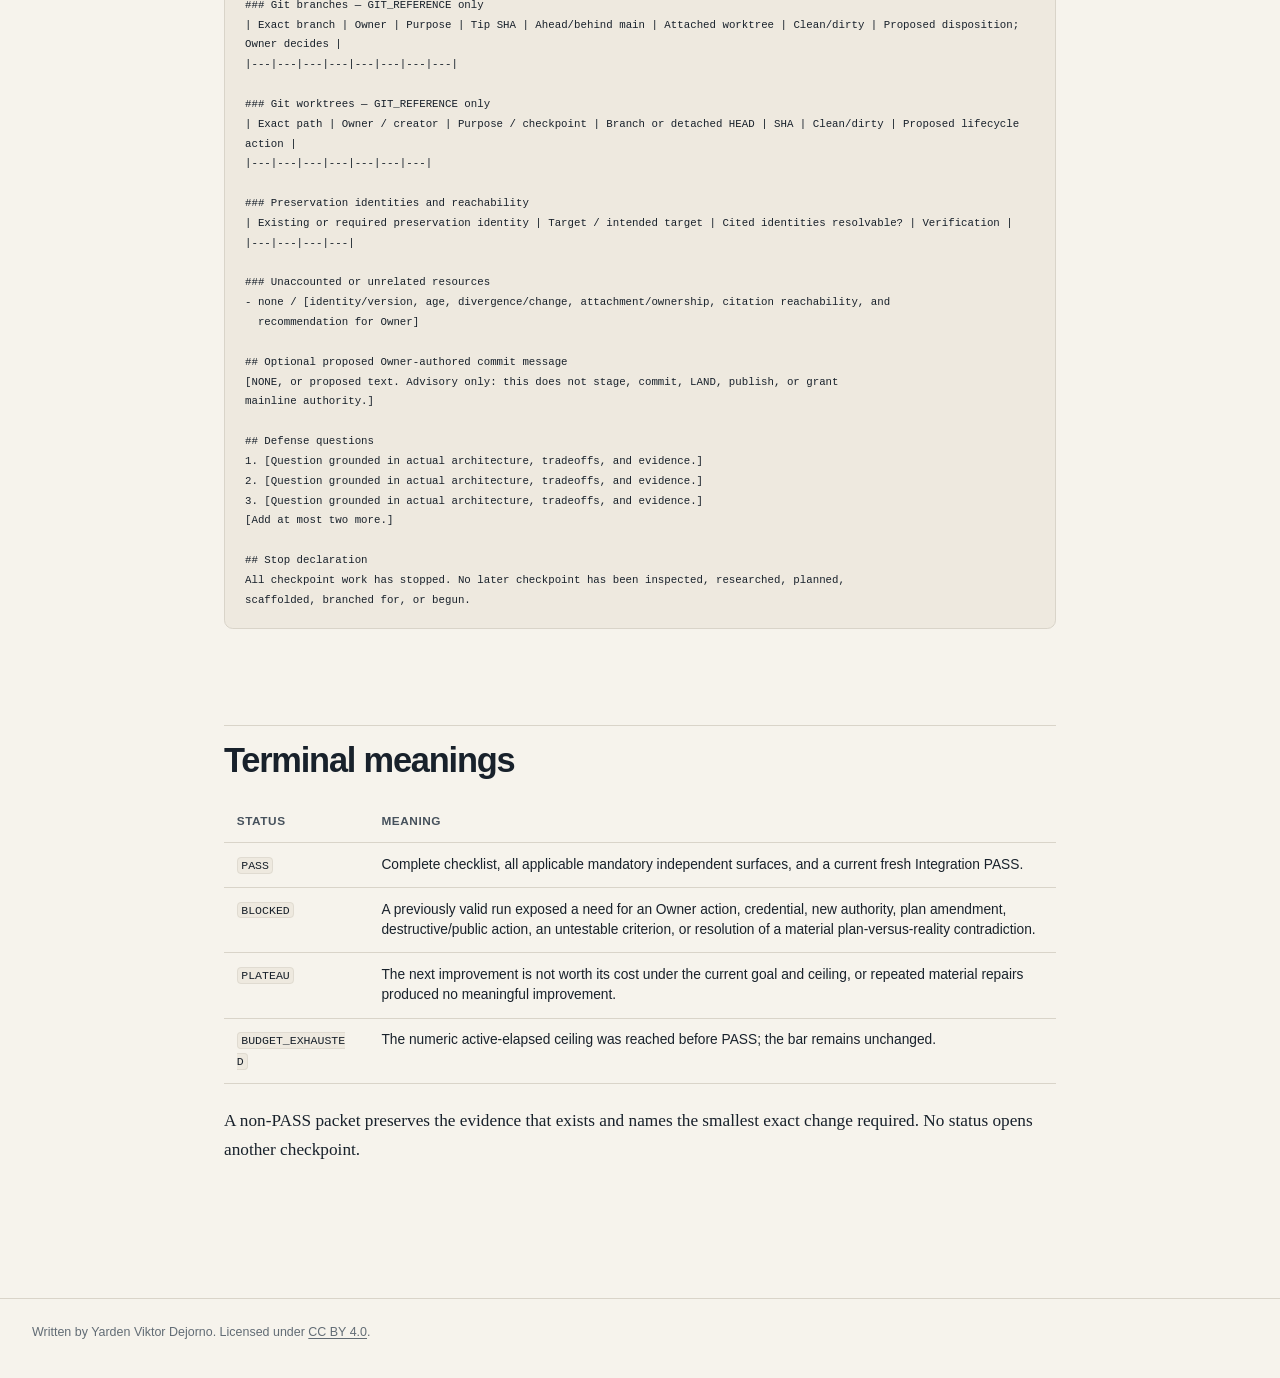
<file: forms/7-return-packet.html>
<!doctype html>
<html lang="en">
<head>
  <meta charset="utf-8">
  <meta name="viewport" content="width=device-width, initial-scale=1">
  <meta http-equiv="Content-Security-Policy" content="default-src 'none'; style-src 'unsafe-inline'; img-src data:; font-src 'none'; script-src 'none'; connect-src 'none'; object-src 'none'; base-uri 'none'; form-action 'none'">
  <title>Zero-Trust Hierarchy form 7 — Consolidated Return Packet</title>
  <meta name="description" content="A boundary form for Zero-Trust Hierarchy: 7-return-packet.">
  <meta name="author" content="Yarden Viktor Dejorno">
  <meta name="color-scheme" content="light dark">
  <meta property="og:title" content="Zero-Trust Hierarchy form 7 — Consolidated Return Packet">
  <meta property="og:description" content="A boundary form for Zero-Trust Hierarchy: 7-return-packet.">
  <meta property="og:type" content="article">
  <meta property="og:url" content="https://hrsi56.github.io/Zero-Trust-Hierarchy/forms/7-return-packet.html">
  <meta name="twitter:card" content="summary">
  <meta name="twitter:title" content="Zero-Trust Hierarchy form 7 — Consolidated Return Packet">
  <meta name="twitter:description" content="A boundary form for Zero-Trust Hierarchy: 7-return-packet.">
  <link rel="canonical" href="https://hrsi56.github.io/Zero-Trust-Hierarchy/forms/7-return-packet.html">
  <link rel="icon" href="data:,">
  <style>
:root {
  color-scheme: light dark;
  --page: #f6f3ec;
  --surface: #fffdf8;
  --surface-raised: #ffffff;
  --ink: #18212b;
  --ink-soft: #46515c;
  --ink-faint: #626c75;
  --accent: #8a3216;
  --accent-soft: #f2dfd5;
  --rule: #d9d4c9;
  --code: #eee9df;
  --focus: #0b6bcb;
  --shadow: 0 1rem 3rem rgb(35 28 19 / 8%);
  --diagram-shadow: 0 .4rem 1.35rem rgb(35 28 19 / 4%);
  --measure: 44rem;
  --wide: 76rem;
  --serif: Charter, "Bitstream Charter", "Iowan Old Style", "Palatino Linotype", Palatino,
    Georgia, serif;
  --sans: Inter, ui-sans-serif, -apple-system, BlinkMacSystemFont, "Segoe UI", sans-serif;
  --mono: ui-monospace, "SFMono-Regular", Consolas, "Liberation Mono", Menlo, monospace;

  /* The committed Mermaid rendering maps its palette to these semantic variables. */
  --diagram-bg: transparent;
  --diagram-panel: #f2eee5;
  --diagram-ink: var(--ink);
  --diagram-muted: var(--ink-soft);
  --diagram-accent: var(--accent);
  --diagram-line: #7f7669;
}

@media (prefers-color-scheme: dark) {
  :root {
    --page: #101516;
    --surface: #171d1f;
    --surface-raised: #1c2325;
    --ink: #f0eee8;
    --ink-soft: #c2c8c8;
    --ink-faint: #9ea8a9;
    --accent: #ffad7a;
    --accent-soft: #422b22;
    --rule: #384143;
    --code: #20282a;
    --focus: #7fc3ff;
    --shadow: 0 1rem 3rem rgb(0 0 0 / 24%);
    --diagram-shadow: 0 .4rem 1.35rem rgb(0 0 0 / 10%);
    --diagram-bg: transparent;
    --diagram-panel: #222b2d;
    --diagram-line: #98a3a4;
  }
}

/* Stable hooks let accessibility tests force either palette without runtime JavaScript. */
html[data-theme="light"] {
  color-scheme: light;
  --page: #f6f3ec;
  --surface: #fffdf8;
  --surface-raised: #ffffff;
  --ink: #18212b;
  --ink-soft: #46515c;
  --ink-faint: #626c75;
  --accent: #8a3216;
  --accent-soft: #f2dfd5;
  --rule: #d9d4c9;
  --code: #eee9df;
  --focus: #0b6bcb;
  --shadow: 0 1rem 3rem rgb(35 28 19 / 8%);
  --diagram-shadow: 0 .4rem 1.35rem rgb(35 28 19 / 4%);
  --diagram-bg: transparent;
  --diagram-ink: var(--ink);
  --diagram-muted: var(--ink-soft);
  --diagram-accent: var(--accent);
  --diagram-panel: #f2eee5;
  --diagram-line: #7f7669;
}

html[data-theme="dark"] {
  color-scheme: dark;
  --page: #101516;
  --surface: #171d1f;
  --surface-raised: #1c2325;
  --ink: #f0eee8;
  --ink-soft: #c2c8c8;
  --ink-faint: #9ea8a9;
  --accent: #ffad7a;
  --accent-soft: #422b22;
  --rule: #384143;
  --code: #20282a;
  --focus: #7fc3ff;
  --shadow: 0 1rem 3rem rgb(0 0 0 / 24%);
  --diagram-shadow: 0 .4rem 1.35rem rgb(0 0 0 / 10%);
  --diagram-bg: transparent;
  --diagram-ink: var(--ink);
  --diagram-muted: var(--ink-soft);
  --diagram-accent: var(--accent);
  --diagram-panel: #222b2d;
  --diagram-line: #98a3a4;
}

*,
*::before,
*::after {
  box-sizing: border-box;
}

html {
  scroll-behavior: smooth;
  -webkit-text-size-adjust: 100%;
}

body {
  margin: 0;
  background: var(--page);
  background:
    radial-gradient(circle at 50% -14rem, color-mix(in srgb, var(--accent) 10%, transparent), transparent 35rem),
    var(--page);
  color: var(--ink);
  font-family: var(--serif);
  font-size: clamp(1rem, .97rem + .16vw, 1.08rem);
  line-height: 1.7;
  text-rendering: optimizeLegibility;
}

a {
  color: var(--accent);
  text-decoration-thickness: .08em;
  text-underline-offset: .17em;
}

a:hover {
  text-decoration-thickness: .14em;
}

a:focus-visible,
button:focus-visible,
[tabindex]:focus-visible {
  border-radius: .15rem;
  outline: .18rem solid var(--focus);
  outline-offset: .2rem;
}

.skip-link {
  position: fixed;
  z-index: 20;
  top: .75rem;
  left: .75rem;
  padding: .55rem .8rem;
  transform: translateY(-180%);
  border-radius: .35rem;
  background: var(--ink);
  color: var(--page);
  font: 700 .85rem/1.2 var(--sans);
}

.skip-link:focus {
  transform: none;
}

.site-header {
  border-bottom: 1px solid color-mix(in srgb, var(--rule) 72%, transparent);
  background: color-mix(in srgb, var(--page) 88%, transparent);
}

.site-header__inner,
.site-footer__inner {
  display: flex;
  width: min(calc(100% - 2rem), var(--wide));
  margin-inline: auto;
  align-items: center;
  justify-content: space-between;
  gap: 1.5rem;
}

.site-header__inner {
  min-height: 4rem;
}

.site-name {
  color: var(--ink);
  font: 750 .85rem/1.2 var(--sans);
  letter-spacing: .035em;
  text-decoration: none;
}

.site-nav {
  display: flex;
  flex-wrap: wrap;
  justify-content: flex-end;
  gap: .4rem 1rem;
  font: 650 .78rem/1.35 var(--sans);
}

.site-nav a {
  color: var(--ink-soft);
  text-decoration: none;
}

.site-nav a:hover {
  color: var(--accent);
  text-decoration: underline;
}

main {
  overflow: clip;
}

.article {
  width: min(calc(100% - 2.25rem), var(--measure));
  margin-inline: auto;
  padding: clamp(3.5rem, 8vw, 6.75rem) 0 clamp(4.5rem, 9vw, 7rem);
}

.article > h1 {
  max-width: 14ch;
  margin: 0 0 1rem;
  font-family: var(--sans);
  font-size: clamp(2.65rem, 8vw, 5.9rem);
  font-weight: 760;
  letter-spacing: -.055em;
  line-height: .96;
  text-wrap: balance;
}

.article > h1 + p {
  max-width: 35rem;
  margin: 0 0 clamp(2.25rem, 5vw, 3.75rem);
  color: var(--ink-soft);
  font-family: var(--sans);
  font-size: clamp(1.18rem, 1.02rem + .78vw, 1.58rem);
  line-height: 1.42;
  text-wrap: balance;
}

.sixty-second {
  width: min(calc(100vw - 2rem), var(--wide));
  margin: 0 0 clamp(3.5rem, 7vw, 5.5rem) 50%;
  padding: clamp(1.4rem, 3vw, 2.25rem);
  transform: translateX(-50%);
  border: 1px solid color-mix(in srgb, var(--rule) 82%, transparent);
  border-radius: .85rem;
  background:
    linear-gradient(135deg, color-mix(in srgb, var(--accent-soft) 48%, transparent), transparent 42%),
    var(--surface);
  box-shadow: var(--shadow);
}

.sixty-second h2 {
  margin: 0 0 1.35rem;
  padding: 0;
  border: 0;
  font-size: clamp(1.45rem, 1.2rem + .85vw, 2rem);
}

.sixty-second__grid {
  display: grid;
  grid-template-columns: repeat(3, minmax(0, 1fr));
  gap: 0;
}

.sixty-second__item {
  padding-inline: clamp(1rem, 2.4vw, 1.7rem);
}

.sixty-second__item:first-child {
  padding-left: 0;
}

.sixty-second__item:last-child {
  padding-right: 0;
}

.sixty-second__item + .sixty-second__item {
  border-left: 1px solid var(--rule);
}

.sixty-second h3 {
  margin: 0 0 .55rem;
  font-size: clamp(1rem, .94rem + .22vw, 1.13rem);
  letter-spacing: -.012em;
}

.sixty-second__item p {
  margin: 0;
  color: var(--ink-soft);
  font: .88rem/1.58 var(--sans);
}

.sixty-second__cta {
  display: flex;
  gap: 1.25rem;
  align-items: center;
  justify-content: space-between;
  margin-top: 1.55rem;
  padding-top: 1.3rem;
  border-top: 1px solid var(--rule);
  font-family: var(--sans);
}

.sixty-second__cta-copy {
  display: grid;
  gap: .15rem;
  max-width: 42rem;
  color: var(--ink-soft);
  font-size: .86rem;
  line-height: 1.45;
}

.sixty-second__cta-copy strong {
  color: var(--ink);
  font-size: .93rem;
}

.sixty-second__button {
  display: inline-flex;
  flex: 0 0 auto;
  gap: .45rem;
  align-items: center;
  padding: .72rem .95rem;
  border: 1px solid var(--accent);
  border-radius: 999px;
  background: var(--accent);
  color: var(--surface-raised);
  font: 750 .78rem/1 var(--sans);
  text-decoration: none;
  white-space: nowrap;
}

.sixty-second__button:hover {
  transform: translateY(-1px);
  text-decoration: none;
}

.article--reference,
.article--form,
.article--forms-index {
  width: min(calc(100% - 2.25rem), 52rem);
  padding-top: clamp(3rem, 6vw, 5rem);
}

.article--reference > h1,
.article--form > h1,
.article--forms-index > h1 {
  max-width: 24ch;
  font-size: clamp(2.15rem, 1.7rem + 2.3vw, 3.8rem);
  line-height: 1.03;
}

.article--reference > h1 + p,
.article--form > h1 + p,
.article--forms-index > h1 + p {
  max-width: 44rem;
  margin-bottom: clamp(2.5rem, 5vw, 4rem);
  font-size: clamp(1.05rem, 1rem + .3vw, 1.2rem);
  line-height: 1.55;
}

.form-index {
  display: grid;
  gap: .7rem;
  padding: 0;
  list-style: none;
  counter-reset: form;
}

.form-index li {
  counter-increment: form;
  display: grid;
  grid-template-columns: 2.25rem minmax(0, 1fr);
  gap: .8rem;
  align-items: baseline;
  margin: 0;
  padding: .9rem 0;
  border-bottom: 1px solid var(--rule);
  font-family: var(--sans);
}

.form-index li::before {
  content: counter(form, decimal-leading-zero);
  color: var(--ink-faint);
  font: 700 .74rem/1 var(--mono);
  letter-spacing: .04em;
}

h2,
h3,
h4 {
  color: var(--ink);
  font-family: var(--sans);
  line-height: 1.2;
  text-wrap: balance;
}

h2 {
  margin: clamp(3.8rem, 8vw, 6rem) 0 1.25rem;
  padding-top: .9rem;
  border-top: 1px solid var(--rule);
  font-size: clamp(1.65rem, 1.35rem + 1vw, 2.25rem);
  letter-spacing: -.035em;
}

h3 {
  margin: 2.8rem 0 .8rem;
  font-size: clamp(1.2rem, 1.1rem + .35vw, 1.45rem);
  letter-spacing: -.018em;
}

h4 {
  margin: 2rem 0 .65rem;
  font-size: 1rem;
  letter-spacing: .015em;
}

p,
ul,
ol,
blockquote,
pre,
table {
  margin-top: 0;
  margin-bottom: 1.35rem;
}

strong {
  font-weight: 700;
}

ul,
ol {
  padding-left: 1.4rem;
}

li {
  padding-left: .2rem;
}

li + li {
  margin-top: .55rem;
}

li::marker {
  color: var(--accent);
  font-family: var(--sans);
  font-weight: 750;
}

blockquote {
  margin-inline: 0;
  padding: .15rem 0 .15rem 1.25rem;
  border-left: .2rem solid var(--accent);
  color: var(--ink-soft);
  font-size: 1.06em;
}

blockquote > :last-child {
  margin-bottom: 0;
}

code,
pre,
kbd {
  font-family: var(--mono);
}

code {
  padding: .08em .3em;
  border: 1px solid color-mix(in srgb, var(--rule) 65%, transparent);
  border-radius: .25rem;
  background: var(--code);
  font-size: .84em;
  overflow-wrap: anywhere;
}

pre {
  max-width: 100%;
  padding: 1.15rem 1.25rem;
  overflow-x: auto;
  border: 1px solid var(--rule);
  border-radius: .55rem;
  background: var(--code);
  font-size: .8rem;
  line-height: 1.55;
  tab-size: 2;
  white-space: pre-wrap;
  overflow-wrap: anywhere;
}

pre code {
  padding: 0;
  border: 0;
  background: transparent;
  overflow-wrap: anywhere;
  white-space: inherit;
}

table {
  display: block;
  width: 100%;
  overflow-x: auto;
  border-collapse: collapse;
  font-family: var(--sans);
  font-size: .86rem;
  line-height: 1.5;
}

th,
td {
  min-width: 9rem;
  padding: .72rem .8rem;
  border-bottom: 1px solid var(--rule);
  text-align: left;
  vertical-align: top;
}

th {
  color: var(--ink-soft);
  font-size: .74rem;
  letter-spacing: .045em;
  text-transform: uppercase;
}

hr {
  margin: 4rem 0;
  border: 0;
  border-top: 1px solid var(--rule);
}

.hierarchy-diagram {
  width: min(calc(100vw - 2rem), var(--wide));
  margin: clamp(2.5rem, 6vw, 4rem) 0 clamp(3.5rem, 7vw, 5.25rem) 50%;
  transform: translateX(-50%);
}

.diagram-navigation {
  display: flex;
  flex-wrap: wrap;
  gap: .4rem;
  align-items: center;
  justify-content: center;
  margin: 0 0 .65rem;
  font: 650 .72rem/1.25 var(--sans);
}

.diagram-navigation a {
  padding: .35rem .6rem;
  border: 1px solid color-mix(in srgb, var(--rule) 72%, transparent);
  border-radius: 999px;
  background: var(--surface);
  color: var(--ink-soft);
  text-decoration: none;
}

.diagram-navigation a:hover {
  border-color: var(--accent);
  color: var(--accent);
}

.diagram-navigation a:focus-visible {
  outline: .18rem solid var(--focus);
  outline-offset: .15rem;
}

/* The figure never scrolls. It carries two authored layouts of the same diagram and shows
   the one the viewport can hold at legible text sizes: the landscape drawing only while it
   can stay near its native size, the portrait column everywhere below that. */
.diagram-layout {
  margin-inline: auto;
}

.diagram-layout svg {
  display: block;
  width: 100%;
  height: auto;
}

.diagram-layout--wide {
  display: none;
  max-width: var(--diagram-native-width, 73.75rem);
}

.diagram-layout--stacked {
  max-width: 26rem;
}

@media (min-width: 72rem) {
  .diagram-layout--wide {
    display: block;
  }

  .diagram-layout--stacked {
    display: none;
  }
}

.hierarchy-diagram figcaption {
  width: min(100%, var(--measure));
  margin: .8rem auto 0;
  color: var(--ink-faint);
  font: .78rem/1.5 var(--sans);
  text-align: center;
}

.site-footer {
  border-top: 1px solid var(--rule);
  color: var(--ink-faint);
  font: .78rem/1.55 var(--sans);
}

.site-footer__inner {
  align-items: flex-start;
  padding-block: 1.5rem 2.25rem;
}

.site-footer p {
  max-width: 46rem;
  margin: 0;
}

.site-footer a {
  color: inherit;
}

.builder-cta {
  position: fixed;
  z-index: 10;
  right: max(1rem, env(safe-area-inset-right));
  bottom: max(1rem, env(safe-area-inset-bottom));
  display: inline-flex;
  gap: .45rem;
  align-items: center;
  padding: .62rem .85rem;
  border: 1px solid color-mix(in srgb, var(--accent) 68%, var(--rule));
  border-radius: 999px;
  background: var(--accent);
  box-shadow: 0 .55rem 1.6rem rgb(20 14 10 / 20%);
  color: var(--surface-raised);
  font: 750 .75rem/1 var(--sans);
  letter-spacing: .015em;
  text-decoration: none;
}

.builder-cta:hover {
  transform: translateY(-1px);
  text-decoration: none;
}

/* The 60-second section carries its own Builder CTA in the same bottom-right
   corner as the floating pill, so the pill yields while that section is on
   screen. The name is declared on the section but read by the pill, which sits
   outside <main>, so `timeline-scope` hoists it to a common ancestor. This is a
   progressive enhancement: where scroll-driven timelines are unsupported the
   pill simply stays visible. Visibility keeps the hidden pill out of the tab
   order rather than leaving an invisible link focusable. */
@supports (animation-timeline: view()) and (timeline-scope: --sixty-second) {
  :root {
    timeline-scope: --sixty-second;
  }

  .sixty-second {
    view-timeline-name: --sixty-second;
  }

  .builder-cta {
    animation-name: builder-cta-yield;
    animation-fill-mode: both;
    animation-timing-function: linear;
    animation-timeline: --sixty-second;
  }

  @keyframes builder-cta-yield {
    0% {
      opacity: 1;
      visibility: visible;
    }

    6%,
    94% {
      opacity: 0;
      visibility: hidden;
    }

    100% {
      opacity: 1;
      visibility: visible;
    }
  }
}

@media (max-width: 42rem) {
  .site-header__inner,
  .site-footer__inner {
    align-items: flex-start;
    flex-direction: column;
    gap: .7rem;
    padding-block: .85rem;
  }

  .site-nav {
    justify-content: flex-start;
  }

  .article {
    width: min(calc(100% - 1.5rem), var(--measure));
    padding-top: 3.2rem;
  }

  .article--reference,
  .article--form,
  .article--forms-index {
    width: min(calc(100% - 1.5rem), 52rem);
  }

  .article > h1 {
    max-width: 11ch;
  }

  .sixty-second {
    width: calc(100vw - 1rem);
    padding: 1.15rem;
  }

  .sixty-second__grid {
    grid-template-columns: 1fr;
  }

  .sixty-second__item {
    padding: 1rem 0;
  }

  .sixty-second__item:first-child {
    padding-top: 0;
  }

  .sixty-second__item:last-child {
    padding-bottom: 0;
  }

  .sixty-second__item + .sixty-second__item {
    border-top: 1px solid var(--rule);
    border-left: 0;
  }

  .sixty-second__cta {
    align-items: stretch;
    flex-direction: column;
  }

  .sixty-second__button {
    justify-content: center;
    white-space: normal;
  }

  .article--reference > h1,
  .article--form > h1,
  .article--forms-index > h1 {
    max-width: 22ch;
    font-size: clamp(2rem, 9vw, 3rem);
  }

  .hierarchy-diagram {
    width: calc(100vw - .75rem);
  }

  .diagram-navigation {
    gap: .3rem;
    padding-inline: .25rem;
  }

  .diagram-navigation a {
    flex: 1 1 8rem;
    padding-inline: .45rem;
    text-align: center;
  }

  .hierarchy-diagram figcaption {
    padding-inline: .75rem;
  }

  .builder-cta {
    right: max(.65rem, env(safe-area-inset-right));
    bottom: max(.65rem, env(safe-area-inset-bottom));
    padding: .58rem .75rem;
  }
}

@media (prefers-reduced-motion: reduce) {
  html {
    scroll-behavior: auto;
  }
}

@media print {
  :root,
  html[data-theme="light"],
  html[data-theme="dark"] {
    color-scheme: light;
    --page: #ffffff;
    --surface: #ffffff;
    --surface-raised: #ffffff;
    --ink: #000000;
    --ink-soft: #222222;
    --ink-faint: #444444;
    --accent: #5f210d;
    --rule: #bbbbbb;
    --code: #f4f4f4;
    --shadow: none;
    --diagram-shadow: none;
    --diagram-bg: transparent;
    --diagram-panel: #f2f2f2;
    --diagram-ink: #000000;
    --diagram-muted: #222222;
    --diagram-accent: #5f210d;
    --diagram-line: #555555;
  }

  body {
    background: #ffffff;
  }

  .site-header,
  .skip-link,
  .diagram-navigation,
  .builder-cta {
    display: none;
  }

  .article {
    width: 100%;
    padding: 0;
  }

  .hierarchy-diagram {
    width: 100%;
    margin-inline: 0;
    transform: none;
    break-inside: avoid;
  }

  /* Paper is wide enough for the landscape drawing and never long enough for the column. */
  .diagram-layout--wide {
    display: block;
    max-width: 100%;
  }

  .diagram-layout--stacked {
    display: none;
  }

  a {
    color: inherit;
  }
}
  </style>
</head>
<body>
  <a class="skip-link" href="#main-content">Skip to the main content</a>
  <header class="site-header">
    <div class="site-header__inner">
      <a class="site-name" href="../index.html">Zero-Trust Hierarchy</a>
      <nav class="site-nav" aria-label="Publication">
        <a href="../index.html">Article</a>
        <a href="../RULEBOOK.html">Rulebook</a>
        <a href="index.html" aria-current="page">Forms</a>
        <a href="../builder/index.html">Builder</a>
        <a rel="external noopener noreferrer" href="https://github.com/hrsi56/Zero-Trust-Hierarchy">Source</a>
      </nav>
    </div>
  </header>
  <main id="main-content">
    <article class="article article--form">
<h1 id="zero-trust-hierarchy-form-7--consolidated-return-packet">Zero-Trust Hierarchy form 7 — Consolidated Return Packet</h1>
<p>The accountable <strong>execution authority</strong> writes this form (<strong>Engineering Lead</strong> in the Git reference profile), the <strong>human courier / development-management function</strong> (the same person as the <strong>Architect / Owner</strong> in a second operational hat) carries it unchanged, and the <strong>Orchestrator</strong> reads it. It is the sole upward handoff for a valid run and is used only for <code>PASS</code>, <code>BLOCKED</code>, <code>PLATEAU</code>, or <code>BUDGET_EXHAUSTED</code>. Use form 10 for <code>BRIEF_INVALID</code>.</p>
<p>The Return Packet is not a Critic verdict, receipt, disposition, or continuation authorization. Zero-Trust Hierarchy does <strong>not</strong> claim that the packet is committed or durably preserved.</p>
<div class="sourceCode" id="cb1"><pre class="sourceCode markdown"><code class="sourceCode markdown"><span id="cb1-1"><a href="#cb1-1" aria-hidden="true" tabindex="-1"></a><span class="fu"># Checkpoint Return — [checkpoint id]</span></span>
<span id="cb1-2"><a href="#cb1-2" aria-hidden="true" tabindex="-1"></a></span>
<span id="cb1-3"><a href="#cb1-3" aria-hidden="true" tabindex="-1"></a><span class="fu">## Terminal result</span></span>
<span id="cb1-4"><a href="#cb1-4" aria-hidden="true" tabindex="-1"></a><span class="ss">- </span>status: PASS | BLOCKED | PLATEAU | BUDGET_EXHAUSTED</span>
<span id="cb1-5"><a href="#cb1-5" aria-hidden="true" tabindex="-1"></a><span class="ss">- </span>target workspace or repository:</span>
<span id="cb1-6"><a href="#cb1-6" aria-hidden="true" tabindex="-1"></a><span class="ss">- </span>authorized checkpoint:</span>
<span id="cb1-7"><a href="#cb1-7" aria-hidden="true" tabindex="-1"></a><span class="ss">- </span>exact ratified plan anchor:</span>
<span id="cb1-8"><a href="#cb1-8" aria-hidden="true" tabindex="-1"></a><span class="ss">- </span>execution/evidence profile: GIT_REFERENCE | DECLARED_EQUIVALENT — <span class="co">[</span><span class="ot">mapping</span><span class="co">]</span></span>
<span id="cb1-9"><a href="#cb1-9" aria-hidden="true" tabindex="-1"></a><span class="ss">- </span>candidate branch/workspace: <span class="co">[</span><span class="ot">identity</span><span class="co">]</span> | NOT_CREATED — <span class="co">[</span><span class="ot">specific reason</span><span class="co">]</span></span>
<span id="cb1-10"><a href="#cb1-10" aria-hidden="true" tabindex="-1"></a><span class="ss">- </span>workspace modification state at return:</span>
<span id="cb1-11"><a href="#cb1-11" aria-hidden="true" tabindex="-1"></a><span class="ss">- </span>final candidate identity / Git final_candidate_sha: <span class="co">[</span><span class="ot">identity</span><span class="co">]</span> | NOT_CREATED — <span class="co">[</span><span class="ot">specific reason</span><span class="co">]</span></span>
<span id="cb1-12"><a href="#cb1-12" aria-hidden="true" tabindex="-1"></a><span class="ss">- </span>evidence identity / Git evidence_tip_sha: <span class="co">[</span><span class="ot">identity</span><span class="co">]</span> | NOT_CREATED — <span class="co">[</span><span class="ot">specific reason</span><span class="co">]</span></span>
<span id="cb1-13"><a href="#cb1-13" aria-hidden="true" tabindex="-1"></a><span class="ss">- </span>candidate/evidence lineage or linkage: yes / no — <span class="co">[</span><span class="ot">query/result</span><span class="co">]</span> | NOT_APPLICABLE — <span class="co">[</span><span class="ot">missing operand/profile reason</span><span class="co">]</span></span>
<span id="cb1-14"><a href="#cb1-14" aria-hidden="true" tabindex="-1"></a><span class="ss">- </span>final-to-evidence changed dependencies / Git paths: <span class="co">[</span><span class="ot">complete list</span><span class="co">]</span> | NOT_APPLICABLE — <span class="co">[</span><span class="ot">reason</span><span class="co">]</span></span>
<span id="cb1-15"><a href="#cb1-15" aria-hidden="true" tabindex="-1"></a><span class="ss">- </span>terminal delta is evidence-only: yes / no — <span class="co">[</span><span class="ot">query/result</span><span class="co">]</span> | NOT_APPLICABLE — <span class="co">[</span><span class="ot">reason</span><span class="co">]</span></span>
<span id="cb1-16"><a href="#cb1-16" aria-hidden="true" tabindex="-1"></a><span class="ss">- </span>all cited identities independently resolvable: yes / no — <span class="co">[</span><span class="ot">checks</span><span class="co">]</span> | NOT_APPLICABLE — <span class="co">[</span><span class="ot">none exist</span><span class="co">]</span></span>
<span id="cb1-17"><a href="#cb1-17" aria-hidden="true" tabindex="-1"></a><span class="ss">- </span>Integration verdict: PASS | FAIL | BLOCKED | NOT_RUN — <span class="co">[</span><span class="ot">durable verdict identity or exact reason</span><span class="co">]</span></span>
<span id="cb1-18"><a href="#cb1-18" aria-hidden="true" tabindex="-1"></a></span>
<span id="cb1-19"><a href="#cb1-19" aria-hidden="true" tabindex="-1"></a>For PASS, both identities are mandatory, distinct, and resolvable; the evidence identity must link</span>
<span id="cb1-20"><a href="#cb1-20" aria-hidden="true" tabindex="-1"></a>to the Integration-reviewed final candidate, and the terminal delta must be evidence-only. For a</span>
<span id="cb1-21"><a href="#cb1-21" aria-hidden="true" tabindex="-1"></a>non-PASS, report only what exists. Use <span class="in">`NOT_CREATED`</span> for a genuinely absent resource and</span>
<span id="cb1-22"><a href="#cb1-22" aria-hidden="true" tabindex="-1"></a><span class="in">`NOT_APPLICABLE`</span> only for a check whose operands do not exist or whose declared profile uses a</span>
<span id="cb1-23"><a href="#cb1-23" aria-hidden="true" tabindex="-1"></a>different query. Never fabricate a branch, candidate, verdict, or evidence revision to fill this</span>
<span id="cb1-24"><a href="#cb1-24" aria-hidden="true" tabindex="-1"></a>form.</span>
<span id="cb1-25"><a href="#cb1-25" aria-hidden="true" tabindex="-1"></a></span>
<span id="cb1-26"><a href="#cb1-26" aria-hidden="true" tabindex="-1"></a><span class="fu">## Full checkpoint-brief echo — all eleven fields</span></span>
<span id="cb1-27"><a href="#cb1-27" aria-hidden="true" tabindex="-1"></a><span class="ss">1. </span>Target workspace or repository:</span>
<span id="cb1-28"><a href="#cb1-28" aria-hidden="true" tabindex="-1"></a><span class="ss">2. </span>Authorized checkpoint:</span>
<span id="cb1-29"><a href="#cb1-29" aria-hidden="true" tabindex="-1"></a><span class="ss">3. </span>Ratified plan anchor:</span>
<span id="cb1-30"><a href="#cb1-30" aria-hidden="true" tabindex="-1"></a><span class="ss">4. </span>Orchestrator-reported expected state:</span>
<span id="cb1-31"><a href="#cb1-31" aria-hidden="true" tabindex="-1"></a><span class="ss">5. </span>Observable goal:</span>
<span id="cb1-32"><a href="#cb1-32" aria-hidden="true" tabindex="-1"></a><span class="ss">6. </span>Complete checklist citation and verbatim supporting extract:</span>
<span id="cb1-33"><a href="#cb1-33" aria-hidden="true" tabindex="-1"></a><span class="ss">7. </span>Relevant constraints and execution/evidence profile:</span>
<span id="cb1-34"><a href="#cb1-34" aria-hidden="true" tabindex="-1"></a><span class="ss">8. </span>Numeric active-elapsed ceiling:</span>
<span id="cb1-35"><a href="#cb1-35" aria-hidden="true" tabindex="-1"></a><span class="ss">9. </span>Owner-only actions already authorized:</span>
<span id="cb1-36"><a href="#cb1-36" aria-hidden="true" tabindex="-1"></a><span class="ss">10. </span>Executor tier, reasoning requirement, and new-session/read-scope preconditions:</span>
<span id="cb1-37"><a href="#cb1-37" aria-hidden="true" tabindex="-1"></a><span class="ss">11. </span>Stop and return instruction:</span>
<span id="cb1-38"><a href="#cb1-38" aria-hidden="true" tabindex="-1"></a></span>
<span id="cb1-39"><a href="#cb1-39" aria-hidden="true" tabindex="-1"></a><span class="fu">## Actual start state and clock</span></span>
<span id="cb1-40"><a href="#cb1-40" aria-hidden="true" tabindex="-1"></a><span class="ss">- </span>started_at_utc:</span>
<span id="cb1-41"><a href="#cb1-41" aria-hidden="true" tabindex="-1"></a><span class="ss">- </span>terminal_at_utc:</span>
<span id="cb1-42"><a href="#cb1-42" aria-hidden="true" tabindex="-1"></a><span class="ss">- </span>timestamp-acquisition mechanism selected by this implementation:</span>
<span id="cb1-43"><a href="#cb1-43" aria-hidden="true" tabindex="-1"></a><span class="ss">- </span>exact starting artifact/workspace version and modification state:</span>
<span id="cb1-44"><a href="#cb1-44" aria-hidden="true" tabindex="-1"></a><span class="ss">- </span>actual Git branch / full HEAD / working-tree state, if applicable:</span>
<span id="cb1-45"><a href="#cb1-45" aria-hidden="true" tabindex="-1"></a><span class="ss">- </span>relevant environment / data state at start:</span>
<span id="cb1-46"><a href="#cb1-46" aria-hidden="true" tabindex="-1"></a><span class="ss">- </span>actual profile resources/topology at start:</span>
<span id="cb1-47"><a href="#cb1-47" aria-hidden="true" tabindex="-1"></a><span class="ss">- </span>expected-state mismatch and disposition: none / <span class="co">[</span><span class="ot">exact account</span><span class="co">]</span></span>
<span id="cb1-48"><a href="#cb1-48" aria-hidden="true" tabindex="-1"></a><span class="ss">- </span>eligible pause ledger (UTC, raw seconds, reason/evidence, all contexts stopped):</span>
<span id="cb1-49"><a href="#cb1-49" aria-hidden="true" tabindex="-1"></a><span class="ss">- </span>consumed active elapsed: <span class="co">[</span><span class="ot">raw seconds; decimal hours may follow</span><span class="co">]</span></span>
<span id="cb1-50"><a href="#cb1-50" aria-hidden="true" tabindex="-1"></a><span class="ss">- </span>numeric ceiling:</span>
<span id="cb1-51"><a href="#cb1-51" aria-hidden="true" tabindex="-1"></a></span>
<span id="cb1-52"><a href="#cb1-52" aria-hidden="true" tabindex="-1"></a><span class="fu">## Exhaustive decision-bearing provenance</span></span>
<span id="cb1-53"><a href="#cb1-53" aria-hidden="true" tabindex="-1"></a><span class="pp">|</span> Source/input <span class="pp">|</span> Stable identity/version/hash <span class="pp">|</span> Accessed_at_utc <span class="pp">|</span> Role <span class="pp">|</span> Purpose <span class="pp">|</span> Decision or claim affected <span class="pp">|</span> Secret redaction, if any <span class="pp">|</span></span>
<span id="cb1-54"><a href="#cb1-54" aria-hidden="true" tabindex="-1"></a><span class="pp">|---|---|---|---|---|---|---|</span></span>
<span id="cb1-55"><a href="#cb1-55" aria-hidden="true" tabindex="-1"></a></span>
<span id="cb1-56"><a href="#cb1-56" aria-hidden="true" tabindex="-1"></a>Use an explicit <span class="in">`none beyond the ratified bar and versioned artifacts`</span> row when true. Include local</span>
<span id="cb1-57"><a href="#cb1-57" aria-hidden="true" tabindex="-1"></a>files, external references, datasets, prompts, tool outputs, supplied expected values, and seeded</span>
<span id="cb1-58"><a href="#cb1-58" aria-hidden="true" tabindex="-1"></a>context.</span>
<span id="cb1-59"><a href="#cb1-59" aria-hidden="true" tabindex="-1"></a></span>
<span id="cb1-60"><a href="#cb1-60" aria-hidden="true" tabindex="-1"></a><span class="fu">## Procedural boundaries and post-verdict reads</span></span>
<span id="cb1-61"><a href="#cb1-61" aria-hidden="true" tabindex="-1"></a><span class="ss">- </span>ASSERTED_ROLE_BOUNDARY — exact pre-Integration program/unrelated-track sources excluded, and any</span>
<span id="cb1-62"><a href="#cb1-62" aria-hidden="true" tabindex="-1"></a>  deviation:</span>
<span id="cb1-63"><a href="#cb1-63" aria-hidden="true" tabindex="-1"></a><span class="ss">- </span>cooperative fresh-context/read-only/no-Builder-narrative controls used: yes / no / exact deviation:</span>
<span id="cb1-64"><a href="#cb1-64" aria-hidden="true" tabindex="-1"></a><span class="ss">- </span>ordinary worktrees treated as OS or cryptographic sandboxes: no / <span class="co">[</span><span class="ot">correct any contrary claim</span><span class="co">]</span>:</span>
<span id="cb1-65"><a href="#cb1-65" aria-hidden="true" tabindex="-1"></a><span class="ss">- </span>blind comparison: NOT_APPLICABLE | COOPERATIVE_PROCEDURAL — <span class="co">[</span><span class="ot">mapping/reveal record</span><span class="co">]</span>:</span>
<span id="cb1-66"><a href="#cb1-66" aria-hidden="true" tabindex="-1"></a><span class="ss">- </span>terminal read boundary: <span class="co">[</span><span class="ot">Integration verdict time</span><span class="co">]</span> | <span class="co">[</span><span class="ot">non-PASS stop decision time when no verdict</span><span class="co">]</span></span>
<span id="cb1-67"><a href="#cb1-67" aria-hidden="true" tabindex="-1"></a></span>
<span id="cb1-68"><a href="#cb1-68" aria-hidden="true" tabindex="-1"></a><span class="pp">|</span> Source/input <span class="pp">|</span> Stable identity/version/hash <span class="pp">|</span> Read time or unambiguous stage <span class="pp">|</span> Sole reason needed <span class="pp">|</span> What it did not/could not influence <span class="pp">|</span> Context-boundary deviation <span class="pp">|</span> Consequence / rereview <span class="pp">|</span></span>
<span id="cb1-69"><a href="#cb1-69" aria-hidden="true" tabindex="-1"></a><span class="pp">|---|---|---|---|---|---|---|</span></span>
<span id="cb1-70"><a href="#cb1-70" aria-hidden="true" tabindex="-1"></a></span>
<span id="cb1-71"><a href="#cb1-71" aria-hidden="true" tabindex="-1"></a>Use <span class="in">`none`</span> if no later read occurred. “Sole reason needed” must be specific; “for context” is not</span>
<span id="cb1-72"><a href="#cb1-72" aria-hidden="true" tabindex="-1"></a>sufficient. A packet-only administrative read must state which artifact, technical claim,</span>
<span id="cb1-73"><a href="#cb1-73" aria-hidden="true" tabindex="-1"></a>engineering decision, bar interpretation, or status it did not and could not influence. Record any</span>
<span id="cb1-74"><a href="#cb1-74" aria-hidden="true" tabindex="-1"></a>context-boundary deviation rather than hiding it. For PASS, a read that influenced a technical</span>
<span id="cb1-75"><a href="#cb1-75" aria-hidden="true" tabindex="-1"></a>claim or engineering decision reopens the candidate and requires fresh review. For a non-PASS with</span>
<span id="cb1-76"><a href="#cb1-76" aria-hidden="true" tabindex="-1"></a>no verdict, the same table exhaustively records reads after the executor chose the terminal return.</span>
<span id="cb1-77"><a href="#cb1-77" aria-hidden="true" tabindex="-1"></a></span>
<span id="cb1-78"><a href="#cb1-78" aria-hidden="true" tabindex="-1"></a><span class="fu">## Builder contexts and seeds</span></span>
<span id="cb1-79"><a href="#cb1-79" aria-hidden="true" tabindex="-1"></a><span class="pp">|</span> Piece <span class="pp">|</span> Fresh or seeded <span class="pp">|</span> Exact seed source/version <span class="pp">|</span> Reason <span class="pp">|</span> Owned dependencies <span class="pp">|</span> Workspace <span class="pp">|</span> Returned/imported dependencies <span class="pp">|</span> Deviation <span class="pp">|</span></span>
<span id="cb1-80"><a href="#cb1-80" aria-hidden="true" tabindex="-1"></a><span class="pp">|---|---|---|---|---|---|---|---|</span></span>
<span id="cb1-81"><a href="#cb1-81" aria-hidden="true" tabindex="-1"></a></span>
<span id="cb1-82"><a href="#cb1-82" aria-hidden="true" tabindex="-1"></a><span class="fu">## Component and Integration verdicts</span></span>
<span id="cb1-83"><a href="#cb1-83" aria-hidden="true" tabindex="-1"></a><span class="pp">|</span> Piece / surface <span class="pp">|</span> Review type <span class="pp">|</span> Candidate identity <span class="pp">|</span> Reviewed dependencies / Git reviewed_paths <span class="pp">|</span> Durable verdict identity <span class="pp">|</span> Result <span class="pp">|</span> Largest gap / disposition <span class="pp">|</span> Current against final? <span class="pp">|</span></span>
<span id="cb1-84"><a href="#cb1-84" aria-hidden="true" tabindex="-1"></a><span class="pp">|---|---|---|---|---|---|---|---|</span></span>
<span id="cb1-85"><a href="#cb1-85" aria-hidden="true" tabindex="-1"></a></span>
<span id="cb1-86"><a href="#cb1-86" aria-hidden="true" tabindex="-1"></a>For every relied-on component verdict, record the declared profile&#39;s lineage and dependency-change</span>
<span id="cb1-87"><a href="#cb1-87" aria-hidden="true" tabindex="-1"></a>queries. Under Git, record both computations:</span>
<span id="cb1-88"><a href="#cb1-88" aria-hidden="true" tabindex="-1"></a></span>
<span id="cb1-89"><a href="#cb1-89" aria-hidden="true" tabindex="-1"></a><span class="in">```text</span></span>
<span id="cb1-90"><a href="#cb1-90" aria-hidden="true" tabindex="-1"></a><span class="in">git merge-base --is-ancestor &lt;component_sha&gt; &lt;final_candidate_sha&gt; -&gt; [exit]</span></span>
<span id="cb1-91"><a href="#cb1-91" aria-hidden="true" tabindex="-1"></a><span class="in">git diff --name-only &lt;component_sha&gt;..&lt;final_candidate_sha&gt; -- &lt;reviewed_paths&gt; -&gt; [empty / paths]</span></span>
<span id="cb1-92"><a href="#cb1-92" aria-hidden="true" tabindex="-1"></a><span class="in">```</span></span>
<span id="cb1-93"><a href="#cb1-93" aria-hidden="true" tabindex="-1"></a></span>
<span id="cb1-94"><a href="#cb1-94" aria-hidden="true" tabindex="-1"></a>For a declared equivalent profile:</span>
<span id="cb1-95"><a href="#cb1-95" aria-hidden="true" tabindex="-1"></a></span>
<span id="cb1-96"><a href="#cb1-96" aria-hidden="true" tabindex="-1"></a><span class="pp">|</span> Component identity <span class="pp">|</span> Final identity <span class="pp">|</span> Lineage query/result <span class="pp">|</span> Reviewed-dependency change query/result <span class="pp">|</span></span>
<span id="cb1-97"><a href="#cb1-97" aria-hidden="true" tabindex="-1"></a><span class="pp">|---|---|---|---|</span></span>
<span id="cb1-98"><a href="#cb1-98" aria-hidden="true" tabindex="-1"></a></span>
<span id="cb1-99"><a href="#cb1-99" aria-hidden="true" tabindex="-1"></a><span class="fu">## Mandatory surfaces and acceptance oracles</span></span>
<span id="cb1-100"><a href="#cb1-100" aria-hidden="true" tabindex="-1"></a><span class="pp">|</span> Surface / oracle <span class="pp">|</span> Applicable? <span class="pp">|</span> Reason <span class="pp">|</span> Independent fixture / expected result <span class="pp">|</span> Verdict or direct evidence <span class="pp">|</span></span>
<span id="cb1-101"><a href="#cb1-101" aria-hidden="true" tabindex="-1"></a><span class="pp">|---|---|---|---|---|</span></span>
<span id="cb1-102"><a href="#cb1-102" aria-hidden="true" tabindex="-1"></a></span>
<span id="cb1-103"><a href="#cb1-103" aria-hidden="true" tabindex="-1"></a><span class="fu">## Complete named checklist</span></span>
<span id="cb1-104"><a href="#cb1-104" aria-hidden="true" tabindex="-1"></a><span class="pp">|</span> Criterion and exact citation <span class="pp">|</span> PASS / OPEN / BLOCKED <span class="pp">|</span> Direct evidence <span class="pp">|</span> Exact reproduction <span class="pp">|</span></span>
<span id="cb1-105"><a href="#cb1-105" aria-hidden="true" tabindex="-1"></a><span class="pp">|---|---|---|---|</span></span>
<span id="cb1-106"><a href="#cb1-106" aria-hidden="true" tabindex="-1"></a></span>
<span id="cb1-107"><a href="#cb1-107" aria-hidden="true" tabindex="-1"></a><span class="fu">## Engineering decisions</span></span>
<span id="cb1-108"><a href="#cb1-108" aria-hidden="true" tabindex="-1"></a><span class="ss">- </span>decision and evidence-based rationale:</span>
<span id="cb1-109"><a href="#cb1-109" aria-hidden="true" tabindex="-1"></a><span class="ss">- </span>material rejected alternatives and why:</span>
<span id="cb1-110"><a href="#cb1-110" aria-hidden="true" tabindex="-1"></a><span class="ss">- </span>largest failure exposed and its disposition:</span>
<span id="cb1-111"><a href="#cb1-111" aria-hidden="true" tabindex="-1"></a></span>
<span id="cb1-112"><a href="#cb1-112" aria-hidden="true" tabindex="-1"></a><span class="fu">## Reproduction</span></span>
<span id="cb1-113"><a href="#cb1-113" aria-hidden="true" tabindex="-1"></a><span class="ss">- </span>exact commands and exit/results:</span>
<span id="cb1-114"><a href="#cb1-114" aria-hidden="true" tabindex="-1"></a><span class="ss">- </span>artifacts, hashes, metrics, or screenshots:</span>
<span id="cb1-115"><a href="#cb1-115" aria-hidden="true" tabindex="-1"></a><span class="ss">- </span>relevant environment and fixed inputs:</span>
<span id="cb1-116"><a href="#cb1-116" aria-hidden="true" tabindex="-1"></a></span>
<span id="cb1-117"><a href="#cb1-117" aria-hidden="true" tabindex="-1"></a><span class="fu">## Open risks or exact Owner action</span></span>
<span id="cb1-118"><a href="#cb1-118" aria-hidden="true" tabindex="-1"></a><span class="ss">- </span>none / smallest exact decision, authority, credential, destructive/public act, or resource change:</span>
<span id="cb1-119"><a href="#cb1-119" aria-hidden="true" tabindex="-1"></a></span>
<span id="cb1-120"><a href="#cb1-120" aria-hidden="true" tabindex="-1"></a><span class="fu">## Landing Report — live topology at return</span></span>
<span id="cb1-121"><a href="#cb1-121" aria-hidden="true" tabindex="-1"></a></span>
<span id="cb1-122"><a href="#cb1-122" aria-hidden="true" tabindex="-1"></a><span class="fu">### Universal resource inventory</span></span>
<span id="cb1-123"><a href="#cb1-123" aria-hidden="true" tabindex="-1"></a><span class="pp">|</span> Resource/version/workspace <span class="pp">|</span> Created? <span class="pp">|</span> Exact identity or <span class="in">`NOT_CREATED — reason`</span> <span class="pp">|</span> Owner / purpose <span class="pp">|</span> Current state <span class="pp">|</span> Proposed disposition; Owner decides <span class="pp">|</span></span>
<span id="cb1-124"><a href="#cb1-124" aria-hidden="true" tabindex="-1"></a><span class="pp">|---|---|---|---|---|---|</span></span>
<span id="cb1-125"><a href="#cb1-125" aria-hidden="true" tabindex="-1"></a></span>
<span id="cb1-126"><a href="#cb1-126" aria-hidden="true" tabindex="-1"></a><span class="fu">### Git branches — GIT_REFERENCE only</span></span>
<span id="cb1-127"><a href="#cb1-127" aria-hidden="true" tabindex="-1"></a><span class="pp">|</span> Exact branch <span class="pp">|</span> Owner <span class="pp">|</span> Purpose <span class="pp">|</span> Tip SHA <span class="pp">|</span> Ahead/behind main <span class="pp">|</span> Attached worktree <span class="pp">|</span> Clean/dirty <span class="pp">|</span> Proposed disposition; Owner decides <span class="pp">|</span></span>
<span id="cb1-128"><a href="#cb1-128" aria-hidden="true" tabindex="-1"></a><span class="pp">|---|---|---|---|---|---|---|---|</span></span>
<span id="cb1-129"><a href="#cb1-129" aria-hidden="true" tabindex="-1"></a></span>
<span id="cb1-130"><a href="#cb1-130" aria-hidden="true" tabindex="-1"></a><span class="fu">### Git worktrees — GIT_REFERENCE only</span></span>
<span id="cb1-131"><a href="#cb1-131" aria-hidden="true" tabindex="-1"></a><span class="pp">|</span> Exact path <span class="pp">|</span> Owner / creator <span class="pp">|</span> Purpose / checkpoint <span class="pp">|</span> Branch or detached HEAD <span class="pp">|</span> SHA <span class="pp">|</span> Clean/dirty <span class="pp">|</span> Proposed lifecycle action <span class="pp">|</span></span>
<span id="cb1-132"><a href="#cb1-132" aria-hidden="true" tabindex="-1"></a><span class="pp">|---|---|---|---|---|---|---|</span></span>
<span id="cb1-133"><a href="#cb1-133" aria-hidden="true" tabindex="-1"></a></span>
<span id="cb1-134"><a href="#cb1-134" aria-hidden="true" tabindex="-1"></a><span class="fu">### Preservation identities and reachability</span></span>
<span id="cb1-135"><a href="#cb1-135" aria-hidden="true" tabindex="-1"></a><span class="pp">|</span> Existing or required preservation identity <span class="pp">|</span> Target / intended target <span class="pp">|</span> Cited identities resolvable? <span class="pp">|</span> Verification <span class="pp">|</span></span>
<span id="cb1-136"><a href="#cb1-136" aria-hidden="true" tabindex="-1"></a><span class="pp">|---|---|---|---|</span></span>
<span id="cb1-137"><a href="#cb1-137" aria-hidden="true" tabindex="-1"></a></span>
<span id="cb1-138"><a href="#cb1-138" aria-hidden="true" tabindex="-1"></a><span class="fu">### Unaccounted or unrelated resources</span></span>
<span id="cb1-139"><a href="#cb1-139" aria-hidden="true" tabindex="-1"></a><span class="ss">- </span>none / [identity/version, age, divergence/change, attachment/ownership, citation reachability, and</span>
<span id="cb1-140"><a href="#cb1-140" aria-hidden="true" tabindex="-1"></a>  recommendation for Owner]</span>
<span id="cb1-141"><a href="#cb1-141" aria-hidden="true" tabindex="-1"></a></span>
<span id="cb1-142"><a href="#cb1-142" aria-hidden="true" tabindex="-1"></a><span class="fu">## Optional proposed Owner-authored commit message</span></span>
<span id="cb1-143"><a href="#cb1-143" aria-hidden="true" tabindex="-1"></a>[NONE, or proposed text. Advisory only: this does not stage, commit, LAND, publish, or grant</span>
<span id="cb1-144"><a href="#cb1-144" aria-hidden="true" tabindex="-1"></a>mainline authority.]</span>
<span id="cb1-145"><a href="#cb1-145" aria-hidden="true" tabindex="-1"></a></span>
<span id="cb1-146"><a href="#cb1-146" aria-hidden="true" tabindex="-1"></a><span class="fu">## Defense questions</span></span>
<span id="cb1-147"><a href="#cb1-147" aria-hidden="true" tabindex="-1"></a><span class="ss">1. </span><span class="co">[</span><span class="ot">Question grounded in actual architecture, tradeoffs, and evidence.</span><span class="co">]</span></span>
<span id="cb1-148"><a href="#cb1-148" aria-hidden="true" tabindex="-1"></a><span class="ss">2. </span><span class="co">[</span><span class="ot">Question grounded in actual architecture, tradeoffs, and evidence.</span><span class="co">]</span></span>
<span id="cb1-149"><a href="#cb1-149" aria-hidden="true" tabindex="-1"></a><span class="ss">3. </span><span class="co">[</span><span class="ot">Question grounded in actual architecture, tradeoffs, and evidence.</span><span class="co">]</span></span>
<span id="cb1-150"><a href="#cb1-150" aria-hidden="true" tabindex="-1"></a><span class="co">[</span><span class="ot">Add at most two more.</span><span class="co">]</span></span>
<span id="cb1-151"><a href="#cb1-151" aria-hidden="true" tabindex="-1"></a></span>
<span id="cb1-152"><a href="#cb1-152" aria-hidden="true" tabindex="-1"></a><span class="fu">## Stop declaration</span></span>
<span id="cb1-153"><a href="#cb1-153" aria-hidden="true" tabindex="-1"></a>All checkpoint work has stopped. No later checkpoint has been inspected, researched, planned,</span>
<span id="cb1-154"><a href="#cb1-154" aria-hidden="true" tabindex="-1"></a>scaffolded, branched for, or begun.</span></code></pre></div>
<h2 id="terminal-meanings">Terminal meanings</h2>
<table>
<thead>
<tr>
<th>Status</th>
<th>Meaning</th>
</tr>
</thead>
<tbody>
<tr>
<td><code>PASS</code></td>
<td>Complete checklist, all applicable mandatory independent surfaces, and a current fresh Integration PASS.</td>
</tr>
<tr>
<td><code>BLOCKED</code></td>
<td>A previously valid run exposed a need for an Owner action, credential, new authority, plan amendment, destructive/public action, an untestable criterion, or resolution of a material plan-versus-reality contradiction.</td>
</tr>
<tr>
<td><code>PLATEAU</code></td>
<td>The next improvement is not worth its cost under the current goal and ceiling, or repeated material repairs produced no meaningful improvement.</td>
</tr>
<tr>
<td><code>BUDGET_EXHAUSTED</code></td>
<td>The numeric active-elapsed ceiling was reached before PASS; the bar remains unchanged.</td>
</tr>
</tbody>
</table>
<p>A non-PASS packet preserves the evidence that exists and names the smallest exact change required. No status opens another checkpoint.</p>
    </article>
  </main>
  <a class="builder-cta" href="../builder/index.html" aria-label="Open Gauntlet Builder">Build yours <span aria-hidden="true">→</span></a>
  <footer class="site-footer">
    <div class="site-footer__inner">
      <p>Written by Yarden Viktor Dejorno. Licensed under <a href="../LICENSE">CC BY 4.0</a>.</p>
    </div>
  </footer>
</body>
</html>
</file>
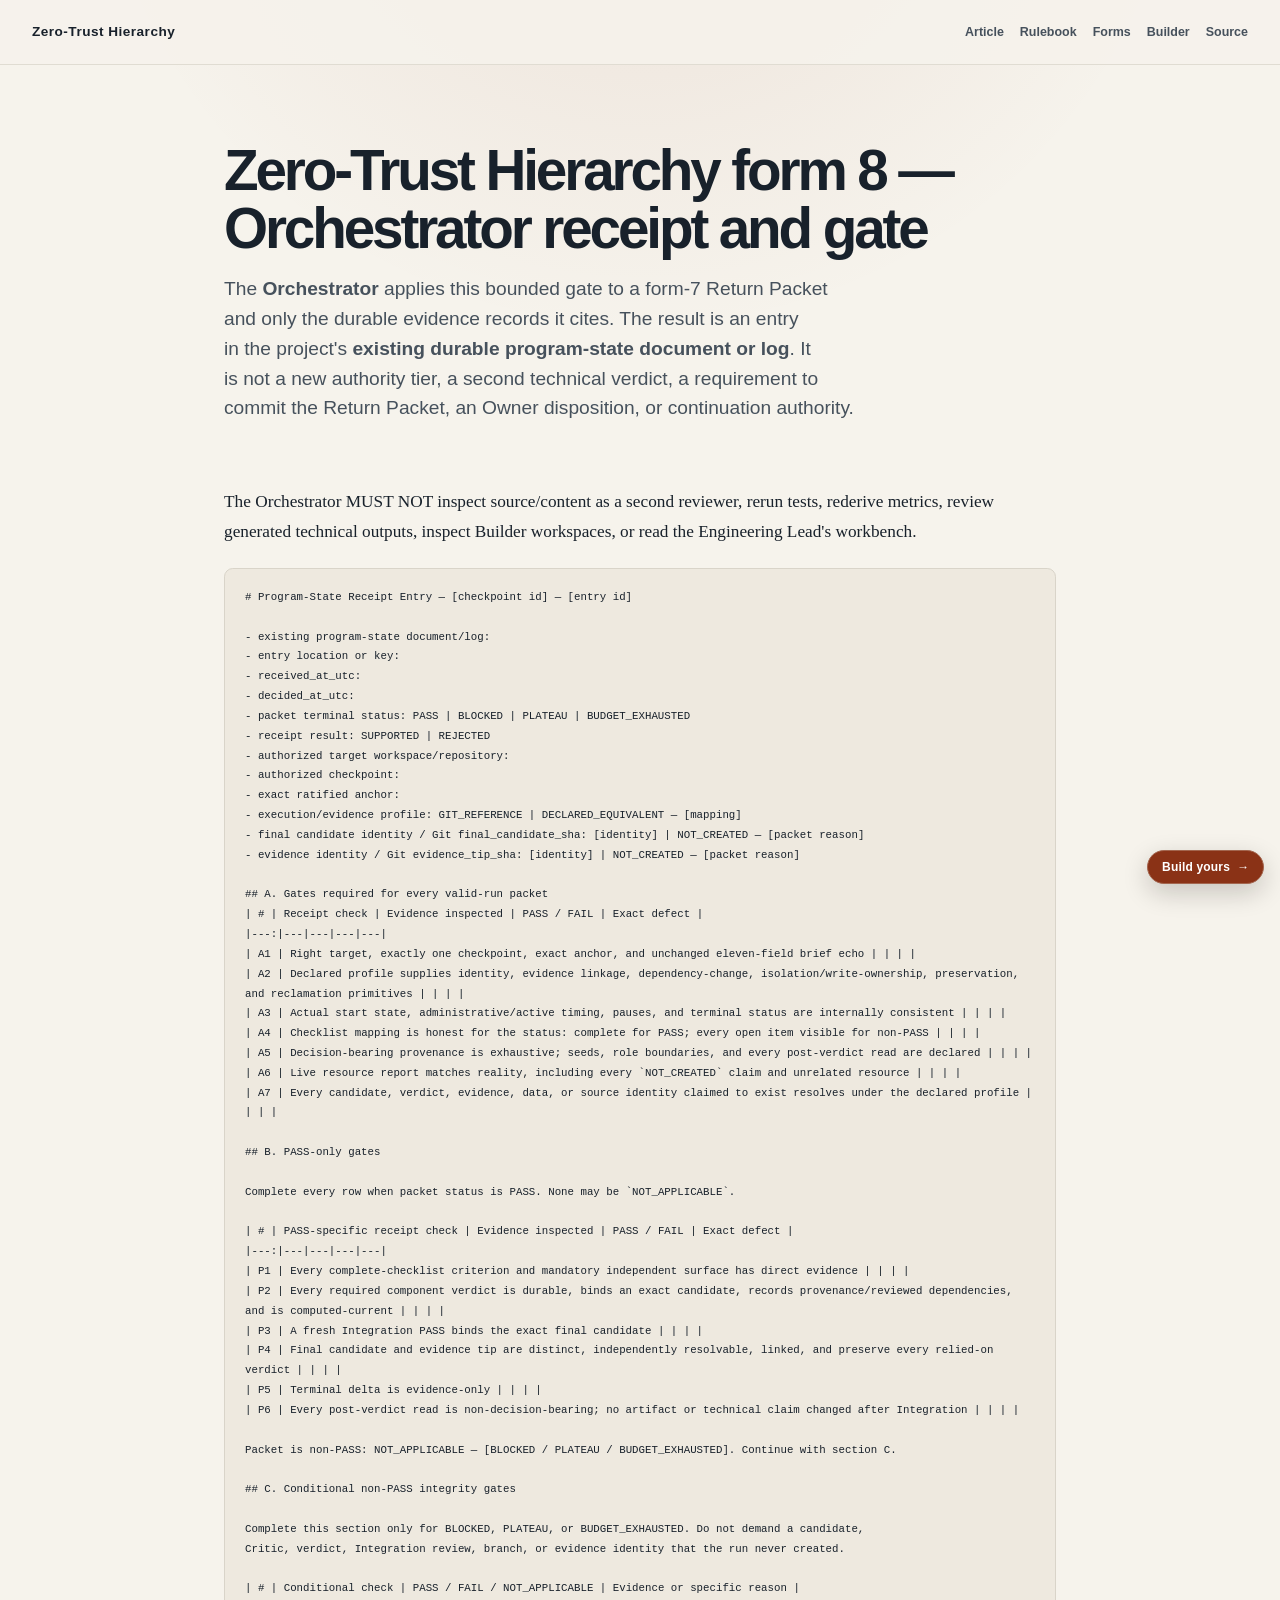
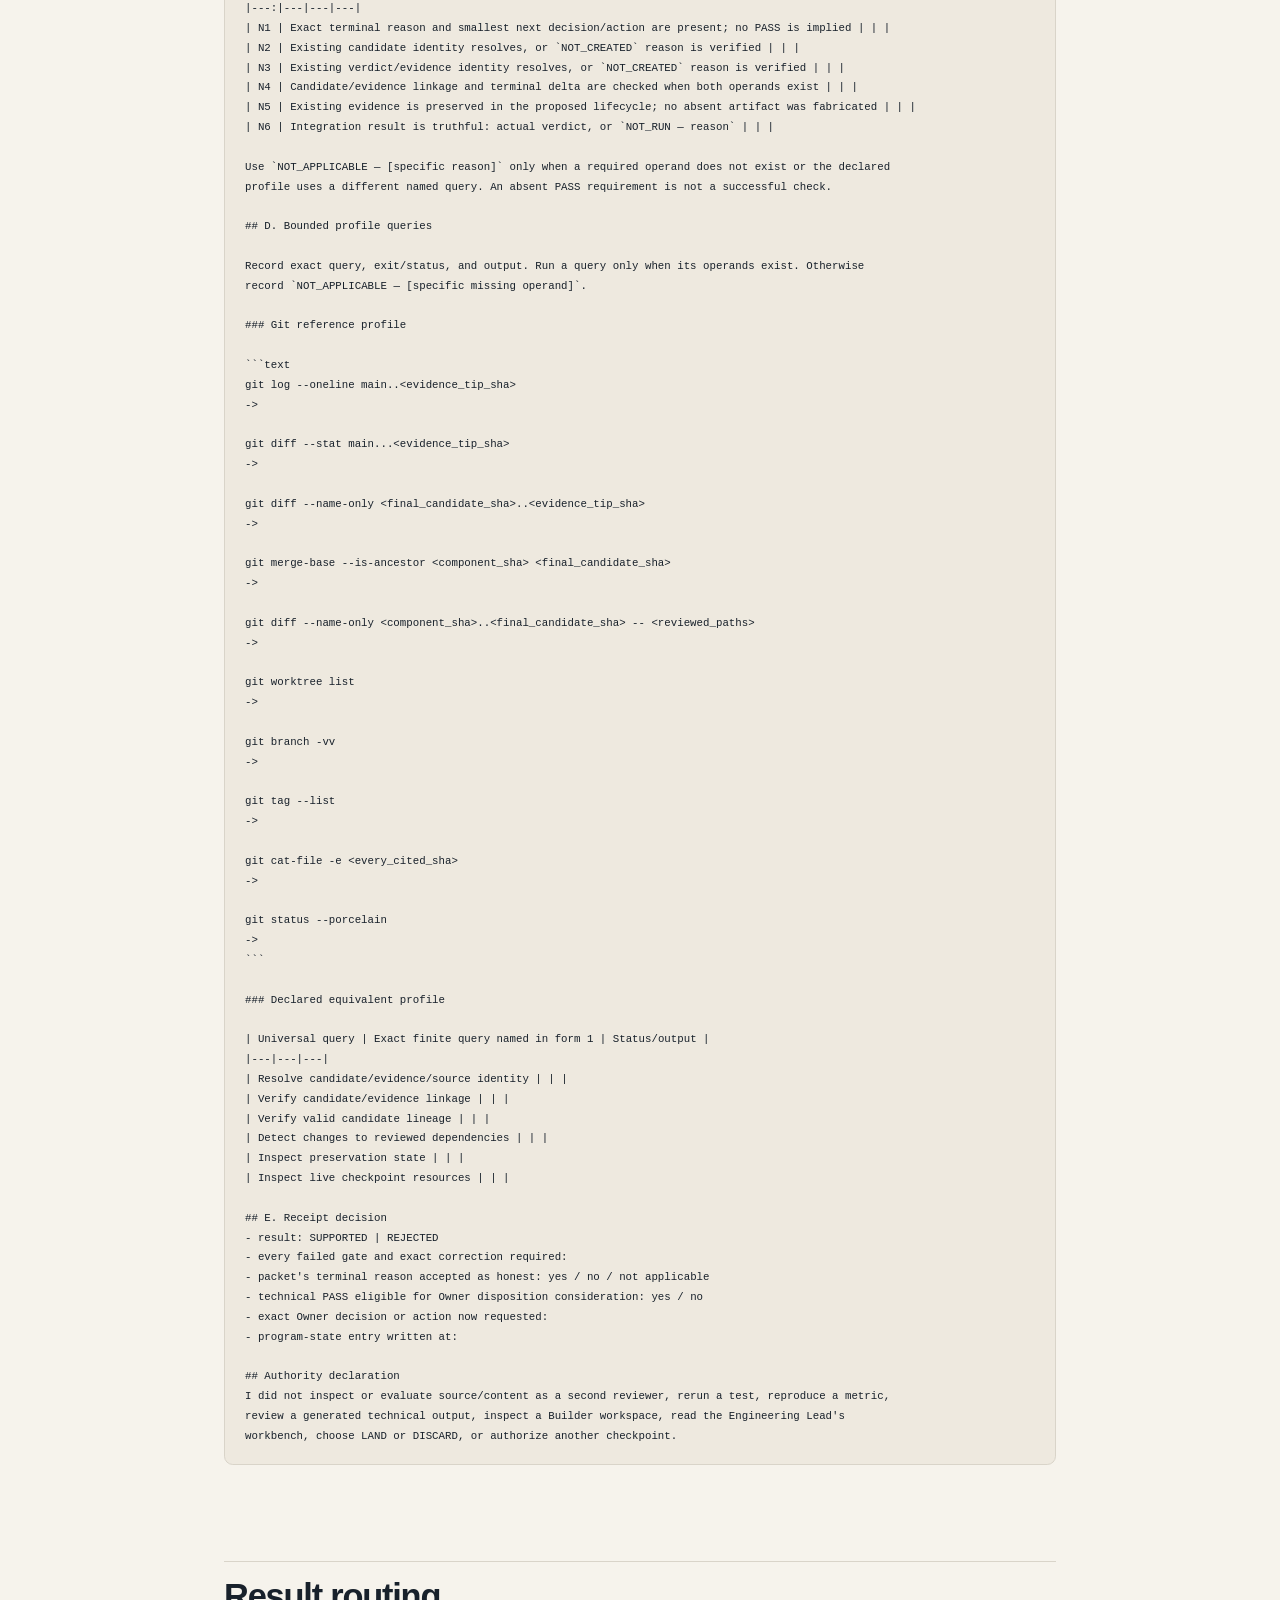
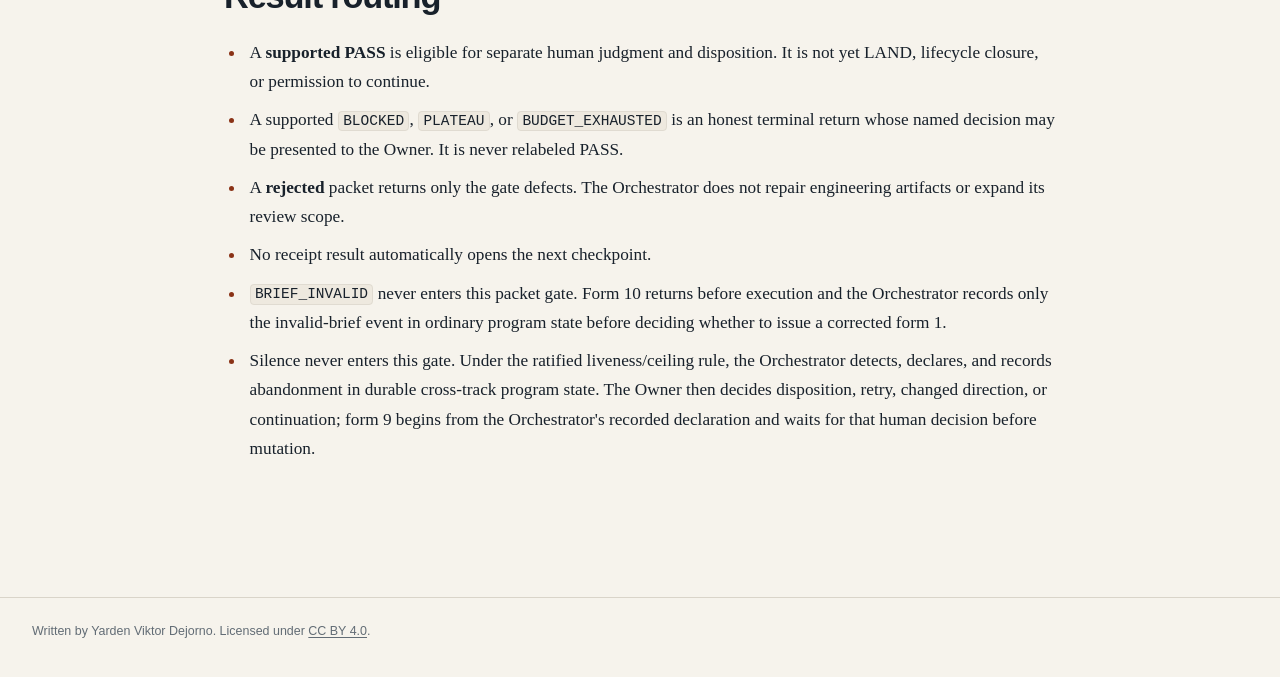
<file: forms/8-orchestrator-receipt.html>
<!doctype html>
<html lang="en">
<head>
  <meta charset="utf-8">
  <meta name="viewport" content="width=device-width, initial-scale=1">
  <meta http-equiv="Content-Security-Policy" content="default-src 'none'; style-src 'unsafe-inline'; img-src data:; font-src 'none'; script-src 'none'; connect-src 'none'; object-src 'none'; base-uri 'none'; form-action 'none'">
  <title>Zero-Trust Hierarchy form 8 — Orchestrator receipt and gate</title>
  <meta name="description" content="A boundary form for Zero-Trust Hierarchy: 8-orchestrator-receipt.">
  <meta name="author" content="Yarden Viktor Dejorno">
  <meta name="color-scheme" content="light dark">
  <meta property="og:title" content="Zero-Trust Hierarchy form 8 — Orchestrator receipt and gate">
  <meta property="og:description" content="A boundary form for Zero-Trust Hierarchy: 8-orchestrator-receipt.">
  <meta property="og:type" content="article">
  <meta property="og:url" content="https://hrsi56.github.io/Zero-Trust-Hierarchy/forms/8-orchestrator-receipt.html">
  <meta name="twitter:card" content="summary">
  <meta name="twitter:title" content="Zero-Trust Hierarchy form 8 — Orchestrator receipt and gate">
  <meta name="twitter:description" content="A boundary form for Zero-Trust Hierarchy: 8-orchestrator-receipt.">
  <link rel="canonical" href="https://hrsi56.github.io/Zero-Trust-Hierarchy/forms/8-orchestrator-receipt.html">
  <link rel="icon" href="data:,">
  <style>
:root {
  color-scheme: light dark;
  --page: #f6f3ec;
  --surface: #fffdf8;
  --surface-raised: #ffffff;
  --ink: #18212b;
  --ink-soft: #46515c;
  --ink-faint: #626c75;
  --accent: #8a3216;
  --accent-soft: #f2dfd5;
  --rule: #d9d4c9;
  --code: #eee9df;
  --focus: #0b6bcb;
  --shadow: 0 1rem 3rem rgb(35 28 19 / 8%);
  --diagram-shadow: 0 .4rem 1.35rem rgb(35 28 19 / 4%);
  --measure: 44rem;
  --wide: 76rem;
  --serif: Charter, "Bitstream Charter", "Iowan Old Style", "Palatino Linotype", Palatino,
    Georgia, serif;
  --sans: Inter, ui-sans-serif, -apple-system, BlinkMacSystemFont, "Segoe UI", sans-serif;
  --mono: ui-monospace, "SFMono-Regular", Consolas, "Liberation Mono", Menlo, monospace;

  /* The committed Mermaid rendering maps its palette to these semantic variables. */
  --diagram-bg: transparent;
  --diagram-panel: #f2eee5;
  --diagram-ink: var(--ink);
  --diagram-muted: var(--ink-soft);
  --diagram-accent: var(--accent);
  --diagram-line: #7f7669;
}

@media (prefers-color-scheme: dark) {
  :root {
    --page: #101516;
    --surface: #171d1f;
    --surface-raised: #1c2325;
    --ink: #f0eee8;
    --ink-soft: #c2c8c8;
    --ink-faint: #9ea8a9;
    --accent: #ffad7a;
    --accent-soft: #422b22;
    --rule: #384143;
    --code: #20282a;
    --focus: #7fc3ff;
    --shadow: 0 1rem 3rem rgb(0 0 0 / 24%);
    --diagram-shadow: 0 .4rem 1.35rem rgb(0 0 0 / 10%);
    --diagram-bg: transparent;
    --diagram-panel: #222b2d;
    --diagram-line: #98a3a4;
  }
}

/* Stable hooks let accessibility tests force either palette without runtime JavaScript. */
html[data-theme="light"] {
  color-scheme: light;
  --page: #f6f3ec;
  --surface: #fffdf8;
  --surface-raised: #ffffff;
  --ink: #18212b;
  --ink-soft: #46515c;
  --ink-faint: #626c75;
  --accent: #8a3216;
  --accent-soft: #f2dfd5;
  --rule: #d9d4c9;
  --code: #eee9df;
  --focus: #0b6bcb;
  --shadow: 0 1rem 3rem rgb(35 28 19 / 8%);
  --diagram-shadow: 0 .4rem 1.35rem rgb(35 28 19 / 4%);
  --diagram-bg: transparent;
  --diagram-ink: var(--ink);
  --diagram-muted: var(--ink-soft);
  --diagram-accent: var(--accent);
  --diagram-panel: #f2eee5;
  --diagram-line: #7f7669;
}

html[data-theme="dark"] {
  color-scheme: dark;
  --page: #101516;
  --surface: #171d1f;
  --surface-raised: #1c2325;
  --ink: #f0eee8;
  --ink-soft: #c2c8c8;
  --ink-faint: #9ea8a9;
  --accent: #ffad7a;
  --accent-soft: #422b22;
  --rule: #384143;
  --code: #20282a;
  --focus: #7fc3ff;
  --shadow: 0 1rem 3rem rgb(0 0 0 / 24%);
  --diagram-shadow: 0 .4rem 1.35rem rgb(0 0 0 / 10%);
  --diagram-bg: transparent;
  --diagram-ink: var(--ink);
  --diagram-muted: var(--ink-soft);
  --diagram-accent: var(--accent);
  --diagram-panel: #222b2d;
  --diagram-line: #98a3a4;
}

*,
*::before,
*::after {
  box-sizing: border-box;
}

html {
  scroll-behavior: smooth;
  -webkit-text-size-adjust: 100%;
}

body {
  margin: 0;
  background: var(--page);
  background:
    radial-gradient(circle at 50% -14rem, color-mix(in srgb, var(--accent) 10%, transparent), transparent 35rem),
    var(--page);
  color: var(--ink);
  font-family: var(--serif);
  font-size: clamp(1rem, .97rem + .16vw, 1.08rem);
  line-height: 1.7;
  text-rendering: optimizeLegibility;
}

a {
  color: var(--accent);
  text-decoration-thickness: .08em;
  text-underline-offset: .17em;
}

a:hover {
  text-decoration-thickness: .14em;
}

a:focus-visible,
button:focus-visible,
[tabindex]:focus-visible {
  border-radius: .15rem;
  outline: .18rem solid var(--focus);
  outline-offset: .2rem;
}

.skip-link {
  position: fixed;
  z-index: 20;
  top: .75rem;
  left: .75rem;
  padding: .55rem .8rem;
  transform: translateY(-180%);
  border-radius: .35rem;
  background: var(--ink);
  color: var(--page);
  font: 700 .85rem/1.2 var(--sans);
}

.skip-link:focus {
  transform: none;
}

.site-header {
  border-bottom: 1px solid color-mix(in srgb, var(--rule) 72%, transparent);
  background: color-mix(in srgb, var(--page) 88%, transparent);
}

.site-header__inner,
.site-footer__inner {
  display: flex;
  width: min(calc(100% - 2rem), var(--wide));
  margin-inline: auto;
  align-items: center;
  justify-content: space-between;
  gap: 1.5rem;
}

.site-header__inner {
  min-height: 4rem;
}

.site-name {
  color: var(--ink);
  font: 750 .85rem/1.2 var(--sans);
  letter-spacing: .035em;
  text-decoration: none;
}

.site-nav {
  display: flex;
  flex-wrap: wrap;
  justify-content: flex-end;
  gap: .4rem 1rem;
  font: 650 .78rem/1.35 var(--sans);
}

.site-nav a {
  color: var(--ink-soft);
  text-decoration: none;
}

.site-nav a:hover {
  color: var(--accent);
  text-decoration: underline;
}

main {
  overflow: clip;
}

.article {
  width: min(calc(100% - 2.25rem), var(--measure));
  margin-inline: auto;
  padding: clamp(3.5rem, 8vw, 6.75rem) 0 clamp(4.5rem, 9vw, 7rem);
}

.article > h1 {
  max-width: 14ch;
  margin: 0 0 1rem;
  font-family: var(--sans);
  font-size: clamp(2.65rem, 8vw, 5.9rem);
  font-weight: 760;
  letter-spacing: -.055em;
  line-height: .96;
  text-wrap: balance;
}

.article > h1 + p {
  max-width: 35rem;
  margin: 0 0 clamp(2.25rem, 5vw, 3.75rem);
  color: var(--ink-soft);
  font-family: var(--sans);
  font-size: clamp(1.18rem, 1.02rem + .78vw, 1.58rem);
  line-height: 1.42;
  text-wrap: balance;
}

.sixty-second {
  width: min(calc(100vw - 2rem), var(--wide));
  margin: 0 0 clamp(3.5rem, 7vw, 5.5rem) 50%;
  padding: clamp(1.4rem, 3vw, 2.25rem);
  transform: translateX(-50%);
  border: 1px solid color-mix(in srgb, var(--rule) 82%, transparent);
  border-radius: .85rem;
  background:
    linear-gradient(135deg, color-mix(in srgb, var(--accent-soft) 48%, transparent), transparent 42%),
    var(--surface);
  box-shadow: var(--shadow);
}

.sixty-second h2 {
  margin: 0 0 1.35rem;
  padding: 0;
  border: 0;
  font-size: clamp(1.45rem, 1.2rem + .85vw, 2rem);
}

.sixty-second__grid {
  display: grid;
  grid-template-columns: repeat(3, minmax(0, 1fr));
  gap: 0;
}

.sixty-second__item {
  padding-inline: clamp(1rem, 2.4vw, 1.7rem);
}

.sixty-second__item:first-child {
  padding-left: 0;
}

.sixty-second__item:last-child {
  padding-right: 0;
}

.sixty-second__item + .sixty-second__item {
  border-left: 1px solid var(--rule);
}

.sixty-second h3 {
  margin: 0 0 .55rem;
  font-size: clamp(1rem, .94rem + .22vw, 1.13rem);
  letter-spacing: -.012em;
}

.sixty-second__item p {
  margin: 0;
  color: var(--ink-soft);
  font: .88rem/1.58 var(--sans);
}

.sixty-second__cta {
  display: flex;
  gap: 1.25rem;
  align-items: center;
  justify-content: space-between;
  margin-top: 1.55rem;
  padding-top: 1.3rem;
  border-top: 1px solid var(--rule);
  font-family: var(--sans);
}

.sixty-second__cta-copy {
  display: grid;
  gap: .15rem;
  max-width: 42rem;
  color: var(--ink-soft);
  font-size: .86rem;
  line-height: 1.45;
}

.sixty-second__cta-copy strong {
  color: var(--ink);
  font-size: .93rem;
}

.sixty-second__button {
  display: inline-flex;
  flex: 0 0 auto;
  gap: .45rem;
  align-items: center;
  padding: .72rem .95rem;
  border: 1px solid var(--accent);
  border-radius: 999px;
  background: var(--accent);
  color: var(--surface-raised);
  font: 750 .78rem/1 var(--sans);
  text-decoration: none;
  white-space: nowrap;
}

.sixty-second__button:hover {
  transform: translateY(-1px);
  text-decoration: none;
}

.article--reference,
.article--form,
.article--forms-index {
  width: min(calc(100% - 2.25rem), 52rem);
  padding-top: clamp(3rem, 6vw, 5rem);
}

.article--reference > h1,
.article--form > h1,
.article--forms-index > h1 {
  max-width: 24ch;
  font-size: clamp(2.15rem, 1.7rem + 2.3vw, 3.8rem);
  line-height: 1.03;
}

.article--reference > h1 + p,
.article--form > h1 + p,
.article--forms-index > h1 + p {
  max-width: 44rem;
  margin-bottom: clamp(2.5rem, 5vw, 4rem);
  font-size: clamp(1.05rem, 1rem + .3vw, 1.2rem);
  line-height: 1.55;
}

.form-index {
  display: grid;
  gap: .7rem;
  padding: 0;
  list-style: none;
  counter-reset: form;
}

.form-index li {
  counter-increment: form;
  display: grid;
  grid-template-columns: 2.25rem minmax(0, 1fr);
  gap: .8rem;
  align-items: baseline;
  margin: 0;
  padding: .9rem 0;
  border-bottom: 1px solid var(--rule);
  font-family: var(--sans);
}

.form-index li::before {
  content: counter(form, decimal-leading-zero);
  color: var(--ink-faint);
  font: 700 .74rem/1 var(--mono);
  letter-spacing: .04em;
}

h2,
h3,
h4 {
  color: var(--ink);
  font-family: var(--sans);
  line-height: 1.2;
  text-wrap: balance;
}

h2 {
  margin: clamp(3.8rem, 8vw, 6rem) 0 1.25rem;
  padding-top: .9rem;
  border-top: 1px solid var(--rule);
  font-size: clamp(1.65rem, 1.35rem + 1vw, 2.25rem);
  letter-spacing: -.035em;
}

h3 {
  margin: 2.8rem 0 .8rem;
  font-size: clamp(1.2rem, 1.1rem + .35vw, 1.45rem);
  letter-spacing: -.018em;
}

h4 {
  margin: 2rem 0 .65rem;
  font-size: 1rem;
  letter-spacing: .015em;
}

p,
ul,
ol,
blockquote,
pre,
table {
  margin-top: 0;
  margin-bottom: 1.35rem;
}

strong {
  font-weight: 700;
}

ul,
ol {
  padding-left: 1.4rem;
}

li {
  padding-left: .2rem;
}

li + li {
  margin-top: .55rem;
}

li::marker {
  color: var(--accent);
  font-family: var(--sans);
  font-weight: 750;
}

blockquote {
  margin-inline: 0;
  padding: .15rem 0 .15rem 1.25rem;
  border-left: .2rem solid var(--accent);
  color: var(--ink-soft);
  font-size: 1.06em;
}

blockquote > :last-child {
  margin-bottom: 0;
}

code,
pre,
kbd {
  font-family: var(--mono);
}

code {
  padding: .08em .3em;
  border: 1px solid color-mix(in srgb, var(--rule) 65%, transparent);
  border-radius: .25rem;
  background: var(--code);
  font-size: .84em;
  overflow-wrap: anywhere;
}

pre {
  max-width: 100%;
  padding: 1.15rem 1.25rem;
  overflow-x: auto;
  border: 1px solid var(--rule);
  border-radius: .55rem;
  background: var(--code);
  font-size: .8rem;
  line-height: 1.55;
  tab-size: 2;
  white-space: pre-wrap;
  overflow-wrap: anywhere;
}

pre code {
  padding: 0;
  border: 0;
  background: transparent;
  overflow-wrap: anywhere;
  white-space: inherit;
}

table {
  display: block;
  width: 100%;
  overflow-x: auto;
  border-collapse: collapse;
  font-family: var(--sans);
  font-size: .86rem;
  line-height: 1.5;
}

th,
td {
  min-width: 9rem;
  padding: .72rem .8rem;
  border-bottom: 1px solid var(--rule);
  text-align: left;
  vertical-align: top;
}

th {
  color: var(--ink-soft);
  font-size: .74rem;
  letter-spacing: .045em;
  text-transform: uppercase;
}

hr {
  margin: 4rem 0;
  border: 0;
  border-top: 1px solid var(--rule);
}

.hierarchy-diagram {
  width: min(calc(100vw - 2rem), var(--wide));
  margin: clamp(2.5rem, 6vw, 4rem) 0 clamp(3.5rem, 7vw, 5.25rem) 50%;
  transform: translateX(-50%);
}

.diagram-navigation {
  display: flex;
  flex-wrap: wrap;
  gap: .4rem;
  align-items: center;
  justify-content: center;
  margin: 0 0 .65rem;
  font: 650 .72rem/1.25 var(--sans);
}

.diagram-navigation a {
  padding: .35rem .6rem;
  border: 1px solid color-mix(in srgb, var(--rule) 72%, transparent);
  border-radius: 999px;
  background: var(--surface);
  color: var(--ink-soft);
  text-decoration: none;
}

.diagram-navigation a:hover {
  border-color: var(--accent);
  color: var(--accent);
}

.diagram-navigation a:focus-visible {
  outline: .18rem solid var(--focus);
  outline-offset: .15rem;
}

/* The figure never scrolls. It carries two authored layouts of the same diagram and shows
   the one the viewport can hold at legible text sizes: the landscape drawing only while it
   can stay near its native size, the portrait column everywhere below that. */
.diagram-layout {
  margin-inline: auto;
}

.diagram-layout svg {
  display: block;
  width: 100%;
  height: auto;
}

.diagram-layout--wide {
  display: none;
  max-width: var(--diagram-native-width, 73.75rem);
}

.diagram-layout--stacked {
  max-width: 26rem;
}

@media (min-width: 72rem) {
  .diagram-layout--wide {
    display: block;
  }

  .diagram-layout--stacked {
    display: none;
  }
}

.hierarchy-diagram figcaption {
  width: min(100%, var(--measure));
  margin: .8rem auto 0;
  color: var(--ink-faint);
  font: .78rem/1.5 var(--sans);
  text-align: center;
}

.site-footer {
  border-top: 1px solid var(--rule);
  color: var(--ink-faint);
  font: .78rem/1.55 var(--sans);
}

.site-footer__inner {
  align-items: flex-start;
  padding-block: 1.5rem 2.25rem;
}

.site-footer p {
  max-width: 46rem;
  margin: 0;
}

.site-footer a {
  color: inherit;
}

.builder-cta {
  position: fixed;
  z-index: 10;
  right: max(1rem, env(safe-area-inset-right));
  bottom: max(1rem, env(safe-area-inset-bottom));
  display: inline-flex;
  gap: .45rem;
  align-items: center;
  padding: .62rem .85rem;
  border: 1px solid color-mix(in srgb, var(--accent) 68%, var(--rule));
  border-radius: 999px;
  background: var(--accent);
  box-shadow: 0 .55rem 1.6rem rgb(20 14 10 / 20%);
  color: var(--surface-raised);
  font: 750 .75rem/1 var(--sans);
  letter-spacing: .015em;
  text-decoration: none;
}

.builder-cta:hover {
  transform: translateY(-1px);
  text-decoration: none;
}

/* The 60-second section carries its own Builder CTA in the same bottom-right
   corner as the floating pill, so the pill yields while that section is on
   screen. The name is declared on the section but read by the pill, which sits
   outside <main>, so `timeline-scope` hoists it to a common ancestor. This is a
   progressive enhancement: where scroll-driven timelines are unsupported the
   pill simply stays visible. Visibility keeps the hidden pill out of the tab
   order rather than leaving an invisible link focusable. */
@supports (animation-timeline: view()) and (timeline-scope: --sixty-second) {
  :root {
    timeline-scope: --sixty-second;
  }

  .sixty-second {
    view-timeline-name: --sixty-second;
  }

  .builder-cta {
    animation-name: builder-cta-yield;
    animation-fill-mode: both;
    animation-timing-function: linear;
    animation-timeline: --sixty-second;
  }

  @keyframes builder-cta-yield {
    0% {
      opacity: 1;
      visibility: visible;
    }

    6%,
    94% {
      opacity: 0;
      visibility: hidden;
    }

    100% {
      opacity: 1;
      visibility: visible;
    }
  }
}

@media (max-width: 42rem) {
  .site-header__inner,
  .site-footer__inner {
    align-items: flex-start;
    flex-direction: column;
    gap: .7rem;
    padding-block: .85rem;
  }

  .site-nav {
    justify-content: flex-start;
  }

  .article {
    width: min(calc(100% - 1.5rem), var(--measure));
    padding-top: 3.2rem;
  }

  .article--reference,
  .article--form,
  .article--forms-index {
    width: min(calc(100% - 1.5rem), 52rem);
  }

  .article > h1 {
    max-width: 11ch;
  }

  .sixty-second {
    width: calc(100vw - 1rem);
    padding: 1.15rem;
  }

  .sixty-second__grid {
    grid-template-columns: 1fr;
  }

  .sixty-second__item {
    padding: 1rem 0;
  }

  .sixty-second__item:first-child {
    padding-top: 0;
  }

  .sixty-second__item:last-child {
    padding-bottom: 0;
  }

  .sixty-second__item + .sixty-second__item {
    border-top: 1px solid var(--rule);
    border-left: 0;
  }

  .sixty-second__cta {
    align-items: stretch;
    flex-direction: column;
  }

  .sixty-second__button {
    justify-content: center;
    white-space: normal;
  }

  .article--reference > h1,
  .article--form > h1,
  .article--forms-index > h1 {
    max-width: 22ch;
    font-size: clamp(2rem, 9vw, 3rem);
  }

  .hierarchy-diagram {
    width: calc(100vw - .75rem);
  }

  .diagram-navigation {
    gap: .3rem;
    padding-inline: .25rem;
  }

  .diagram-navigation a {
    flex: 1 1 8rem;
    padding-inline: .45rem;
    text-align: center;
  }

  .hierarchy-diagram figcaption {
    padding-inline: .75rem;
  }

  .builder-cta {
    right: max(.65rem, env(safe-area-inset-right));
    bottom: max(.65rem, env(safe-area-inset-bottom));
    padding: .58rem .75rem;
  }
}

@media (prefers-reduced-motion: reduce) {
  html {
    scroll-behavior: auto;
  }
}

@media print {
  :root,
  html[data-theme="light"],
  html[data-theme="dark"] {
    color-scheme: light;
    --page: #ffffff;
    --surface: #ffffff;
    --surface-raised: #ffffff;
    --ink: #000000;
    --ink-soft: #222222;
    --ink-faint: #444444;
    --accent: #5f210d;
    --rule: #bbbbbb;
    --code: #f4f4f4;
    --shadow: none;
    --diagram-shadow: none;
    --diagram-bg: transparent;
    --diagram-panel: #f2f2f2;
    --diagram-ink: #000000;
    --diagram-muted: #222222;
    --diagram-accent: #5f210d;
    --diagram-line: #555555;
  }

  body {
    background: #ffffff;
  }

  .site-header,
  .skip-link,
  .diagram-navigation,
  .builder-cta {
    display: none;
  }

  .article {
    width: 100%;
    padding: 0;
  }

  .hierarchy-diagram {
    width: 100%;
    margin-inline: 0;
    transform: none;
    break-inside: avoid;
  }

  /* Paper is wide enough for the landscape drawing and never long enough for the column. */
  .diagram-layout--wide {
    display: block;
    max-width: 100%;
  }

  .diagram-layout--stacked {
    display: none;
  }

  a {
    color: inherit;
  }
}
  </style>
</head>
<body>
  <a class="skip-link" href="#main-content">Skip to the main content</a>
  <header class="site-header">
    <div class="site-header__inner">
      <a class="site-name" href="../index.html">Zero-Trust Hierarchy</a>
      <nav class="site-nav" aria-label="Publication">
        <a href="../index.html">Article</a>
        <a href="../RULEBOOK.html">Rulebook</a>
        <a href="index.html" aria-current="page">Forms</a>
        <a href="../builder/index.html">Builder</a>
        <a rel="external noopener noreferrer" href="https://github.com/hrsi56/Zero-Trust-Hierarchy">Source</a>
      </nav>
    </div>
  </header>
  <main id="main-content">
    <article class="article article--form">
<h1 id="zero-trust-hierarchy-form-8--orchestrator-receipt-and-gate">Zero-Trust Hierarchy form 8 — Orchestrator receipt and gate</h1>
<p>The <strong>Orchestrator</strong> applies this bounded gate to a form-7 Return Packet and only the durable evidence records it cites. The result is an entry in the project's <strong>existing durable program-state document or log</strong>. It is not a new authority tier, a second technical verdict, a requirement to commit the Return Packet, an Owner disposition, or continuation authority.</p>
<p>The Orchestrator MUST NOT inspect source/content as a second reviewer, rerun tests, rederive metrics, review generated technical outputs, inspect Builder workspaces, or read the Engineering Lead's workbench.</p>
<div class="sourceCode" id="cb1"><pre class="sourceCode markdown"><code class="sourceCode markdown"><span id="cb1-1"><a href="#cb1-1" aria-hidden="true" tabindex="-1"></a><span class="fu"># Program-State Receipt Entry — [checkpoint id] — [entry id]</span></span>
<span id="cb1-2"><a href="#cb1-2" aria-hidden="true" tabindex="-1"></a></span>
<span id="cb1-3"><a href="#cb1-3" aria-hidden="true" tabindex="-1"></a><span class="ss">- </span>existing program-state document/log:</span>
<span id="cb1-4"><a href="#cb1-4" aria-hidden="true" tabindex="-1"></a><span class="ss">- </span>entry location or key:</span>
<span id="cb1-5"><a href="#cb1-5" aria-hidden="true" tabindex="-1"></a><span class="ss">- </span>received_at_utc:</span>
<span id="cb1-6"><a href="#cb1-6" aria-hidden="true" tabindex="-1"></a><span class="ss">- </span>decided_at_utc:</span>
<span id="cb1-7"><a href="#cb1-7" aria-hidden="true" tabindex="-1"></a><span class="ss">- </span>packet terminal status: PASS | BLOCKED | PLATEAU | BUDGET_EXHAUSTED</span>
<span id="cb1-8"><a href="#cb1-8" aria-hidden="true" tabindex="-1"></a><span class="ss">- </span>receipt result: SUPPORTED | REJECTED</span>
<span id="cb1-9"><a href="#cb1-9" aria-hidden="true" tabindex="-1"></a><span class="ss">- </span>authorized target workspace/repository:</span>
<span id="cb1-10"><a href="#cb1-10" aria-hidden="true" tabindex="-1"></a><span class="ss">- </span>authorized checkpoint:</span>
<span id="cb1-11"><a href="#cb1-11" aria-hidden="true" tabindex="-1"></a><span class="ss">- </span>exact ratified anchor:</span>
<span id="cb1-12"><a href="#cb1-12" aria-hidden="true" tabindex="-1"></a><span class="ss">- </span>execution/evidence profile: GIT_REFERENCE | DECLARED_EQUIVALENT — <span class="co">[</span><span class="ot">mapping</span><span class="co">]</span></span>
<span id="cb1-13"><a href="#cb1-13" aria-hidden="true" tabindex="-1"></a><span class="ss">- </span>final candidate identity / Git final_candidate_sha: <span class="co">[</span><span class="ot">identity</span><span class="co">]</span> | NOT_CREATED — <span class="co">[</span><span class="ot">packet reason</span><span class="co">]</span></span>
<span id="cb1-14"><a href="#cb1-14" aria-hidden="true" tabindex="-1"></a><span class="ss">- </span>evidence identity / Git evidence_tip_sha: <span class="co">[</span><span class="ot">identity</span><span class="co">]</span> | NOT_CREATED — <span class="co">[</span><span class="ot">packet reason</span><span class="co">]</span></span>
<span id="cb1-15"><a href="#cb1-15" aria-hidden="true" tabindex="-1"></a></span>
<span id="cb1-16"><a href="#cb1-16" aria-hidden="true" tabindex="-1"></a><span class="fu">## A. Gates required for every valid-run packet</span></span>
<span id="cb1-17"><a href="#cb1-17" aria-hidden="true" tabindex="-1"></a><span class="pp">|</span> # <span class="pp">|</span> Receipt check <span class="pp">|</span> Evidence inspected <span class="pp">|</span> PASS / FAIL <span class="pp">|</span> Exact defect <span class="pp">|</span></span>
<span id="cb1-18"><a href="#cb1-18" aria-hidden="true" tabindex="-1"></a><span class="pp">|---:|---|---|---|---|</span></span>
<span id="cb1-19"><a href="#cb1-19" aria-hidden="true" tabindex="-1"></a><span class="pp">|</span> A1 <span class="pp">|</span> Right target, exactly one checkpoint, exact anchor, and unchanged eleven-field brief echo <span class="pp">|</span> <span class="pp">|</span> <span class="pp">|</span> <span class="pp">|</span></span>
<span id="cb1-20"><a href="#cb1-20" aria-hidden="true" tabindex="-1"></a><span class="pp">|</span> A2 <span class="pp">|</span> Declared profile supplies identity, evidence linkage, dependency-change, isolation/write-ownership, preservation, and reclamation primitives <span class="pp">|</span> <span class="pp">|</span> <span class="pp">|</span> <span class="pp">|</span></span>
<span id="cb1-21"><a href="#cb1-21" aria-hidden="true" tabindex="-1"></a><span class="pp">|</span> A3 <span class="pp">|</span> Actual start state, administrative/active timing, pauses, and terminal status are internally consistent <span class="pp">|</span> <span class="pp">|</span> <span class="pp">|</span> <span class="pp">|</span></span>
<span id="cb1-22"><a href="#cb1-22" aria-hidden="true" tabindex="-1"></a><span class="pp">|</span> A4 <span class="pp">|</span> Checklist mapping is honest for the status: complete for PASS; every open item visible for non-PASS <span class="pp">|</span> <span class="pp">|</span> <span class="pp">|</span> <span class="pp">|</span></span>
<span id="cb1-23"><a href="#cb1-23" aria-hidden="true" tabindex="-1"></a><span class="pp">|</span> A5 <span class="pp">|</span> Decision-bearing provenance is exhaustive; seeds, role boundaries, and every post-verdict read are declared <span class="pp">|</span> <span class="pp">|</span> <span class="pp">|</span> <span class="pp">|</span></span>
<span id="cb1-24"><a href="#cb1-24" aria-hidden="true" tabindex="-1"></a><span class="pp">|</span> A6 <span class="pp">|</span> Live resource report matches reality, including every <span class="in">`NOT_CREATED`</span> claim and unrelated resource <span class="pp">|</span> <span class="pp">|</span> <span class="pp">|</span> <span class="pp">|</span></span>
<span id="cb1-25"><a href="#cb1-25" aria-hidden="true" tabindex="-1"></a><span class="pp">|</span> A7 <span class="pp">|</span> Every candidate, verdict, evidence, data, or source identity claimed to exist resolves under the declared profile <span class="pp">|</span> <span class="pp">|</span> <span class="pp">|</span> <span class="pp">|</span></span>
<span id="cb1-26"><a href="#cb1-26" aria-hidden="true" tabindex="-1"></a></span>
<span id="cb1-27"><a href="#cb1-27" aria-hidden="true" tabindex="-1"></a><span class="fu">## B. PASS-only gates</span></span>
<span id="cb1-28"><a href="#cb1-28" aria-hidden="true" tabindex="-1"></a></span>
<span id="cb1-29"><a href="#cb1-29" aria-hidden="true" tabindex="-1"></a>Complete every row when packet status is PASS. None may be <span class="in">`NOT_APPLICABLE`</span>.</span>
<span id="cb1-30"><a href="#cb1-30" aria-hidden="true" tabindex="-1"></a></span>
<span id="cb1-31"><a href="#cb1-31" aria-hidden="true" tabindex="-1"></a><span class="pp">|</span> # <span class="pp">|</span> PASS-specific receipt check <span class="pp">|</span> Evidence inspected <span class="pp">|</span> PASS / FAIL <span class="pp">|</span> Exact defect <span class="pp">|</span></span>
<span id="cb1-32"><a href="#cb1-32" aria-hidden="true" tabindex="-1"></a><span class="pp">|---:|---|---|---|---|</span></span>
<span id="cb1-33"><a href="#cb1-33" aria-hidden="true" tabindex="-1"></a><span class="pp">|</span> P1 <span class="pp">|</span> Every complete-checklist criterion and mandatory independent surface has direct evidence <span class="pp">|</span> <span class="pp">|</span> <span class="pp">|</span> <span class="pp">|</span></span>
<span id="cb1-34"><a href="#cb1-34" aria-hidden="true" tabindex="-1"></a><span class="pp">|</span> P2 <span class="pp">|</span> Every required component verdict is durable, binds an exact candidate, records provenance/reviewed dependencies, and is computed-current <span class="pp">|</span> <span class="pp">|</span> <span class="pp">|</span> <span class="pp">|</span></span>
<span id="cb1-35"><a href="#cb1-35" aria-hidden="true" tabindex="-1"></a><span class="pp">|</span> P3 <span class="pp">|</span> A fresh Integration PASS binds the exact final candidate <span class="pp">|</span> <span class="pp">|</span> <span class="pp">|</span> <span class="pp">|</span></span>
<span id="cb1-36"><a href="#cb1-36" aria-hidden="true" tabindex="-1"></a><span class="pp">|</span> P4 <span class="pp">|</span> Final candidate and evidence tip are distinct, independently resolvable, linked, and preserve every relied-on verdict <span class="pp">|</span> <span class="pp">|</span> <span class="pp">|</span> <span class="pp">|</span></span>
<span id="cb1-37"><a href="#cb1-37" aria-hidden="true" tabindex="-1"></a><span class="pp">|</span> P5 <span class="pp">|</span> Terminal delta is evidence-only <span class="pp">|</span> <span class="pp">|</span> <span class="pp">|</span> <span class="pp">|</span></span>
<span id="cb1-38"><a href="#cb1-38" aria-hidden="true" tabindex="-1"></a><span class="pp">|</span> P6 <span class="pp">|</span> Every post-verdict read is non-decision-bearing; no artifact or technical claim changed after Integration <span class="pp">|</span> <span class="pp">|</span> <span class="pp">|</span> <span class="pp">|</span></span>
<span id="cb1-39"><a href="#cb1-39" aria-hidden="true" tabindex="-1"></a></span>
<span id="cb1-40"><a href="#cb1-40" aria-hidden="true" tabindex="-1"></a>Packet is non-PASS: NOT_APPLICABLE — <span class="co">[</span><span class="ot">BLOCKED / PLATEAU / BUDGET_EXHAUSTED</span><span class="co">]</span>. Continue with section C.</span>
<span id="cb1-41"><a href="#cb1-41" aria-hidden="true" tabindex="-1"></a></span>
<span id="cb1-42"><a href="#cb1-42" aria-hidden="true" tabindex="-1"></a><span class="fu">## C. Conditional non-PASS integrity gates</span></span>
<span id="cb1-43"><a href="#cb1-43" aria-hidden="true" tabindex="-1"></a></span>
<span id="cb1-44"><a href="#cb1-44" aria-hidden="true" tabindex="-1"></a>Complete this section only for BLOCKED, PLATEAU, or BUDGET_EXHAUSTED. Do not demand a candidate,</span>
<span id="cb1-45"><a href="#cb1-45" aria-hidden="true" tabindex="-1"></a>Critic, verdict, Integration review, branch, or evidence identity that the run never created.</span>
<span id="cb1-46"><a href="#cb1-46" aria-hidden="true" tabindex="-1"></a></span>
<span id="cb1-47"><a href="#cb1-47" aria-hidden="true" tabindex="-1"></a><span class="pp">|</span> # <span class="pp">|</span> Conditional check <span class="pp">|</span> PASS / FAIL / NOT_APPLICABLE <span class="pp">|</span> Evidence or specific reason <span class="pp">|</span></span>
<span id="cb1-48"><a href="#cb1-48" aria-hidden="true" tabindex="-1"></a><span class="pp">|---:|---|---|---|</span></span>
<span id="cb1-49"><a href="#cb1-49" aria-hidden="true" tabindex="-1"></a><span class="pp">|</span> N1 <span class="pp">|</span> Exact terminal reason and smallest next decision/action are present; no PASS is implied <span class="pp">|</span> <span class="pp">|</span> <span class="pp">|</span></span>
<span id="cb1-50"><a href="#cb1-50" aria-hidden="true" tabindex="-1"></a><span class="pp">|</span> N2 <span class="pp">|</span> Existing candidate identity resolves, or <span class="in">`NOT_CREATED`</span> reason is verified <span class="pp">|</span> <span class="pp">|</span> <span class="pp">|</span></span>
<span id="cb1-51"><a href="#cb1-51" aria-hidden="true" tabindex="-1"></a><span class="pp">|</span> N3 <span class="pp">|</span> Existing verdict/evidence identity resolves, or <span class="in">`NOT_CREATED`</span> reason is verified <span class="pp">|</span> <span class="pp">|</span> <span class="pp">|</span></span>
<span id="cb1-52"><a href="#cb1-52" aria-hidden="true" tabindex="-1"></a><span class="pp">|</span> N4 <span class="pp">|</span> Candidate/evidence linkage and terminal delta are checked when both operands exist <span class="pp">|</span> <span class="pp">|</span> <span class="pp">|</span></span>
<span id="cb1-53"><a href="#cb1-53" aria-hidden="true" tabindex="-1"></a><span class="pp">|</span> N5 <span class="pp">|</span> Existing evidence is preserved in the proposed lifecycle; no absent artifact was fabricated <span class="pp">|</span> <span class="pp">|</span> <span class="pp">|</span></span>
<span id="cb1-54"><a href="#cb1-54" aria-hidden="true" tabindex="-1"></a><span class="pp">|</span> N6 <span class="pp">|</span> Integration result is truthful: actual verdict, or <span class="in">`NOT_RUN — reason`</span> <span class="pp">|</span> <span class="pp">|</span> <span class="pp">|</span></span>
<span id="cb1-55"><a href="#cb1-55" aria-hidden="true" tabindex="-1"></a></span>
<span id="cb1-56"><a href="#cb1-56" aria-hidden="true" tabindex="-1"></a>Use <span class="in">`NOT_APPLICABLE — [specific reason]`</span> only when a required operand does not exist or the declared</span>
<span id="cb1-57"><a href="#cb1-57" aria-hidden="true" tabindex="-1"></a>profile uses a different named query. An absent PASS requirement is not a successful check.</span>
<span id="cb1-58"><a href="#cb1-58" aria-hidden="true" tabindex="-1"></a></span>
<span id="cb1-59"><a href="#cb1-59" aria-hidden="true" tabindex="-1"></a><span class="fu">## D. Bounded profile queries</span></span>
<span id="cb1-60"><a href="#cb1-60" aria-hidden="true" tabindex="-1"></a></span>
<span id="cb1-61"><a href="#cb1-61" aria-hidden="true" tabindex="-1"></a>Record exact query, exit/status, and output. Run a query only when its operands exist. Otherwise</span>
<span id="cb1-62"><a href="#cb1-62" aria-hidden="true" tabindex="-1"></a>record <span class="in">`NOT_APPLICABLE — [specific missing operand]`</span>.</span>
<span id="cb1-63"><a href="#cb1-63" aria-hidden="true" tabindex="-1"></a></span>
<span id="cb1-64"><a href="#cb1-64" aria-hidden="true" tabindex="-1"></a><span class="fu">### Git reference profile</span></span>
<span id="cb1-65"><a href="#cb1-65" aria-hidden="true" tabindex="-1"></a></span>
<span id="cb1-66"><a href="#cb1-66" aria-hidden="true" tabindex="-1"></a><span class="in">```text</span></span>
<span id="cb1-67"><a href="#cb1-67" aria-hidden="true" tabindex="-1"></a><span class="in">git log --oneline main..&lt;evidence_tip_sha&gt;</span></span>
<span id="cb1-68"><a href="#cb1-68" aria-hidden="true" tabindex="-1"></a><span class="in">-&gt;</span></span>
<span id="cb1-69"><a href="#cb1-69" aria-hidden="true" tabindex="-1"></a></span>
<span id="cb1-70"><a href="#cb1-70" aria-hidden="true" tabindex="-1"></a><span class="in">git diff --stat main...&lt;evidence_tip_sha&gt;</span></span>
<span id="cb1-71"><a href="#cb1-71" aria-hidden="true" tabindex="-1"></a><span class="in">-&gt;</span></span>
<span id="cb1-72"><a href="#cb1-72" aria-hidden="true" tabindex="-1"></a></span>
<span id="cb1-73"><a href="#cb1-73" aria-hidden="true" tabindex="-1"></a><span class="in">git diff --name-only &lt;final_candidate_sha&gt;..&lt;evidence_tip_sha&gt;</span></span>
<span id="cb1-74"><a href="#cb1-74" aria-hidden="true" tabindex="-1"></a><span class="in">-&gt;</span></span>
<span id="cb1-75"><a href="#cb1-75" aria-hidden="true" tabindex="-1"></a></span>
<span id="cb1-76"><a href="#cb1-76" aria-hidden="true" tabindex="-1"></a><span class="in">git merge-base --is-ancestor &lt;component_sha&gt; &lt;final_candidate_sha&gt;</span></span>
<span id="cb1-77"><a href="#cb1-77" aria-hidden="true" tabindex="-1"></a><span class="in">-&gt;</span></span>
<span id="cb1-78"><a href="#cb1-78" aria-hidden="true" tabindex="-1"></a></span>
<span id="cb1-79"><a href="#cb1-79" aria-hidden="true" tabindex="-1"></a><span class="in">git diff --name-only &lt;component_sha&gt;..&lt;final_candidate_sha&gt; -- &lt;reviewed_paths&gt;</span></span>
<span id="cb1-80"><a href="#cb1-80" aria-hidden="true" tabindex="-1"></a><span class="in">-&gt;</span></span>
<span id="cb1-81"><a href="#cb1-81" aria-hidden="true" tabindex="-1"></a></span>
<span id="cb1-82"><a href="#cb1-82" aria-hidden="true" tabindex="-1"></a><span class="in">git worktree list</span></span>
<span id="cb1-83"><a href="#cb1-83" aria-hidden="true" tabindex="-1"></a><span class="in">-&gt;</span></span>
<span id="cb1-84"><a href="#cb1-84" aria-hidden="true" tabindex="-1"></a></span>
<span id="cb1-85"><a href="#cb1-85" aria-hidden="true" tabindex="-1"></a><span class="in">git branch -vv</span></span>
<span id="cb1-86"><a href="#cb1-86" aria-hidden="true" tabindex="-1"></a><span class="in">-&gt;</span></span>
<span id="cb1-87"><a href="#cb1-87" aria-hidden="true" tabindex="-1"></a></span>
<span id="cb1-88"><a href="#cb1-88" aria-hidden="true" tabindex="-1"></a><span class="in">git tag --list</span></span>
<span id="cb1-89"><a href="#cb1-89" aria-hidden="true" tabindex="-1"></a><span class="in">-&gt;</span></span>
<span id="cb1-90"><a href="#cb1-90" aria-hidden="true" tabindex="-1"></a></span>
<span id="cb1-91"><a href="#cb1-91" aria-hidden="true" tabindex="-1"></a><span class="in">git cat-file -e &lt;every_cited_sha&gt;</span></span>
<span id="cb1-92"><a href="#cb1-92" aria-hidden="true" tabindex="-1"></a><span class="in">-&gt;</span></span>
<span id="cb1-93"><a href="#cb1-93" aria-hidden="true" tabindex="-1"></a></span>
<span id="cb1-94"><a href="#cb1-94" aria-hidden="true" tabindex="-1"></a><span class="in">git status --porcelain</span></span>
<span id="cb1-95"><a href="#cb1-95" aria-hidden="true" tabindex="-1"></a><span class="in">-&gt;</span></span>
<span id="cb1-96"><a href="#cb1-96" aria-hidden="true" tabindex="-1"></a><span class="in">```</span></span>
<span id="cb1-97"><a href="#cb1-97" aria-hidden="true" tabindex="-1"></a></span>
<span id="cb1-98"><a href="#cb1-98" aria-hidden="true" tabindex="-1"></a><span class="fu">### Declared equivalent profile</span></span>
<span id="cb1-99"><a href="#cb1-99" aria-hidden="true" tabindex="-1"></a></span>
<span id="cb1-100"><a href="#cb1-100" aria-hidden="true" tabindex="-1"></a><span class="pp">|</span> Universal query <span class="pp">|</span> Exact finite query named in form 1 <span class="pp">|</span> Status/output <span class="pp">|</span></span>
<span id="cb1-101"><a href="#cb1-101" aria-hidden="true" tabindex="-1"></a><span class="pp">|---|---|---|</span></span>
<span id="cb1-102"><a href="#cb1-102" aria-hidden="true" tabindex="-1"></a><span class="pp">|</span> Resolve candidate/evidence/source identity <span class="pp">|</span> <span class="pp">|</span> <span class="pp">|</span></span>
<span id="cb1-103"><a href="#cb1-103" aria-hidden="true" tabindex="-1"></a><span class="pp">|</span> Verify candidate/evidence linkage <span class="pp">|</span> <span class="pp">|</span> <span class="pp">|</span></span>
<span id="cb1-104"><a href="#cb1-104" aria-hidden="true" tabindex="-1"></a><span class="pp">|</span> Verify valid candidate lineage <span class="pp">|</span> <span class="pp">|</span> <span class="pp">|</span></span>
<span id="cb1-105"><a href="#cb1-105" aria-hidden="true" tabindex="-1"></a><span class="pp">|</span> Detect changes to reviewed dependencies <span class="pp">|</span> <span class="pp">|</span> <span class="pp">|</span></span>
<span id="cb1-106"><a href="#cb1-106" aria-hidden="true" tabindex="-1"></a><span class="pp">|</span> Inspect preservation state <span class="pp">|</span> <span class="pp">|</span> <span class="pp">|</span></span>
<span id="cb1-107"><a href="#cb1-107" aria-hidden="true" tabindex="-1"></a><span class="pp">|</span> Inspect live checkpoint resources <span class="pp">|</span> <span class="pp">|</span> <span class="pp">|</span></span>
<span id="cb1-108"><a href="#cb1-108" aria-hidden="true" tabindex="-1"></a></span>
<span id="cb1-109"><a href="#cb1-109" aria-hidden="true" tabindex="-1"></a><span class="fu">## E. Receipt decision</span></span>
<span id="cb1-110"><a href="#cb1-110" aria-hidden="true" tabindex="-1"></a><span class="ss">- </span>result: SUPPORTED | REJECTED</span>
<span id="cb1-111"><a href="#cb1-111" aria-hidden="true" tabindex="-1"></a><span class="ss">- </span>every failed gate and exact correction required:</span>
<span id="cb1-112"><a href="#cb1-112" aria-hidden="true" tabindex="-1"></a><span class="ss">- </span>packet&#39;s terminal reason accepted as honest: yes / no / not applicable</span>
<span id="cb1-113"><a href="#cb1-113" aria-hidden="true" tabindex="-1"></a><span class="ss">- </span>technical PASS eligible for Owner disposition consideration: yes / no</span>
<span id="cb1-114"><a href="#cb1-114" aria-hidden="true" tabindex="-1"></a><span class="ss">- </span>exact Owner decision or action now requested:</span>
<span id="cb1-115"><a href="#cb1-115" aria-hidden="true" tabindex="-1"></a><span class="ss">- </span>program-state entry written at:</span>
<span id="cb1-116"><a href="#cb1-116" aria-hidden="true" tabindex="-1"></a></span>
<span id="cb1-117"><a href="#cb1-117" aria-hidden="true" tabindex="-1"></a><span class="fu">## Authority declaration</span></span>
<span id="cb1-118"><a href="#cb1-118" aria-hidden="true" tabindex="-1"></a>I did not inspect or evaluate source/content as a second reviewer, rerun a test, reproduce a metric,</span>
<span id="cb1-119"><a href="#cb1-119" aria-hidden="true" tabindex="-1"></a>review a generated technical output, inspect a Builder workspace, read the Engineering Lead&#39;s</span>
<span id="cb1-120"><a href="#cb1-120" aria-hidden="true" tabindex="-1"></a>workbench, choose LAND or DISCARD, or authorize another checkpoint.</span></code></pre></div>
<h2 id="result-routing">Result routing</h2>
<ul>
<li>A <strong>supported PASS</strong> is eligible for separate human judgment and disposition. It is not yet LAND, lifecycle closure, or permission to continue.</li>
<li>A supported <code>BLOCKED</code>, <code>PLATEAU</code>, or <code>BUDGET_EXHAUSTED</code> is an honest terminal return whose named decision may be presented to the Owner. It is never relabeled PASS.</li>
<li>A <strong>rejected</strong> packet returns only the gate defects. The Orchestrator does not repair engineering artifacts or expand its review scope.</li>
<li>No receipt result automatically opens the next checkpoint.</li>
<li><code>BRIEF_INVALID</code> never enters this packet gate. Form 10 returns before execution and the Orchestrator records only the invalid-brief event in ordinary program state before deciding whether to issue a corrected form 1.</li>
<li>Silence never enters this gate. Under the ratified liveness/ceiling rule, the Orchestrator detects, declares, and records abandonment in durable cross-track program state. The Owner then decides disposition, retry, changed direction, or continuation; form 9 begins from the Orchestrator's recorded declaration and waits for that human decision before mutation.</li>
</ul>
    </article>
  </main>
  <a class="builder-cta" href="../builder/index.html" aria-label="Open Gauntlet Builder">Build yours <span aria-hidden="true">→</span></a>
  <footer class="site-footer">
    <div class="site-footer__inner">
      <p>Written by Yarden Viktor Dejorno. Licensed under <a href="../LICENSE">CC BY 4.0</a>.</p>
    </div>
  </footer>
</body>
</html>
</file>
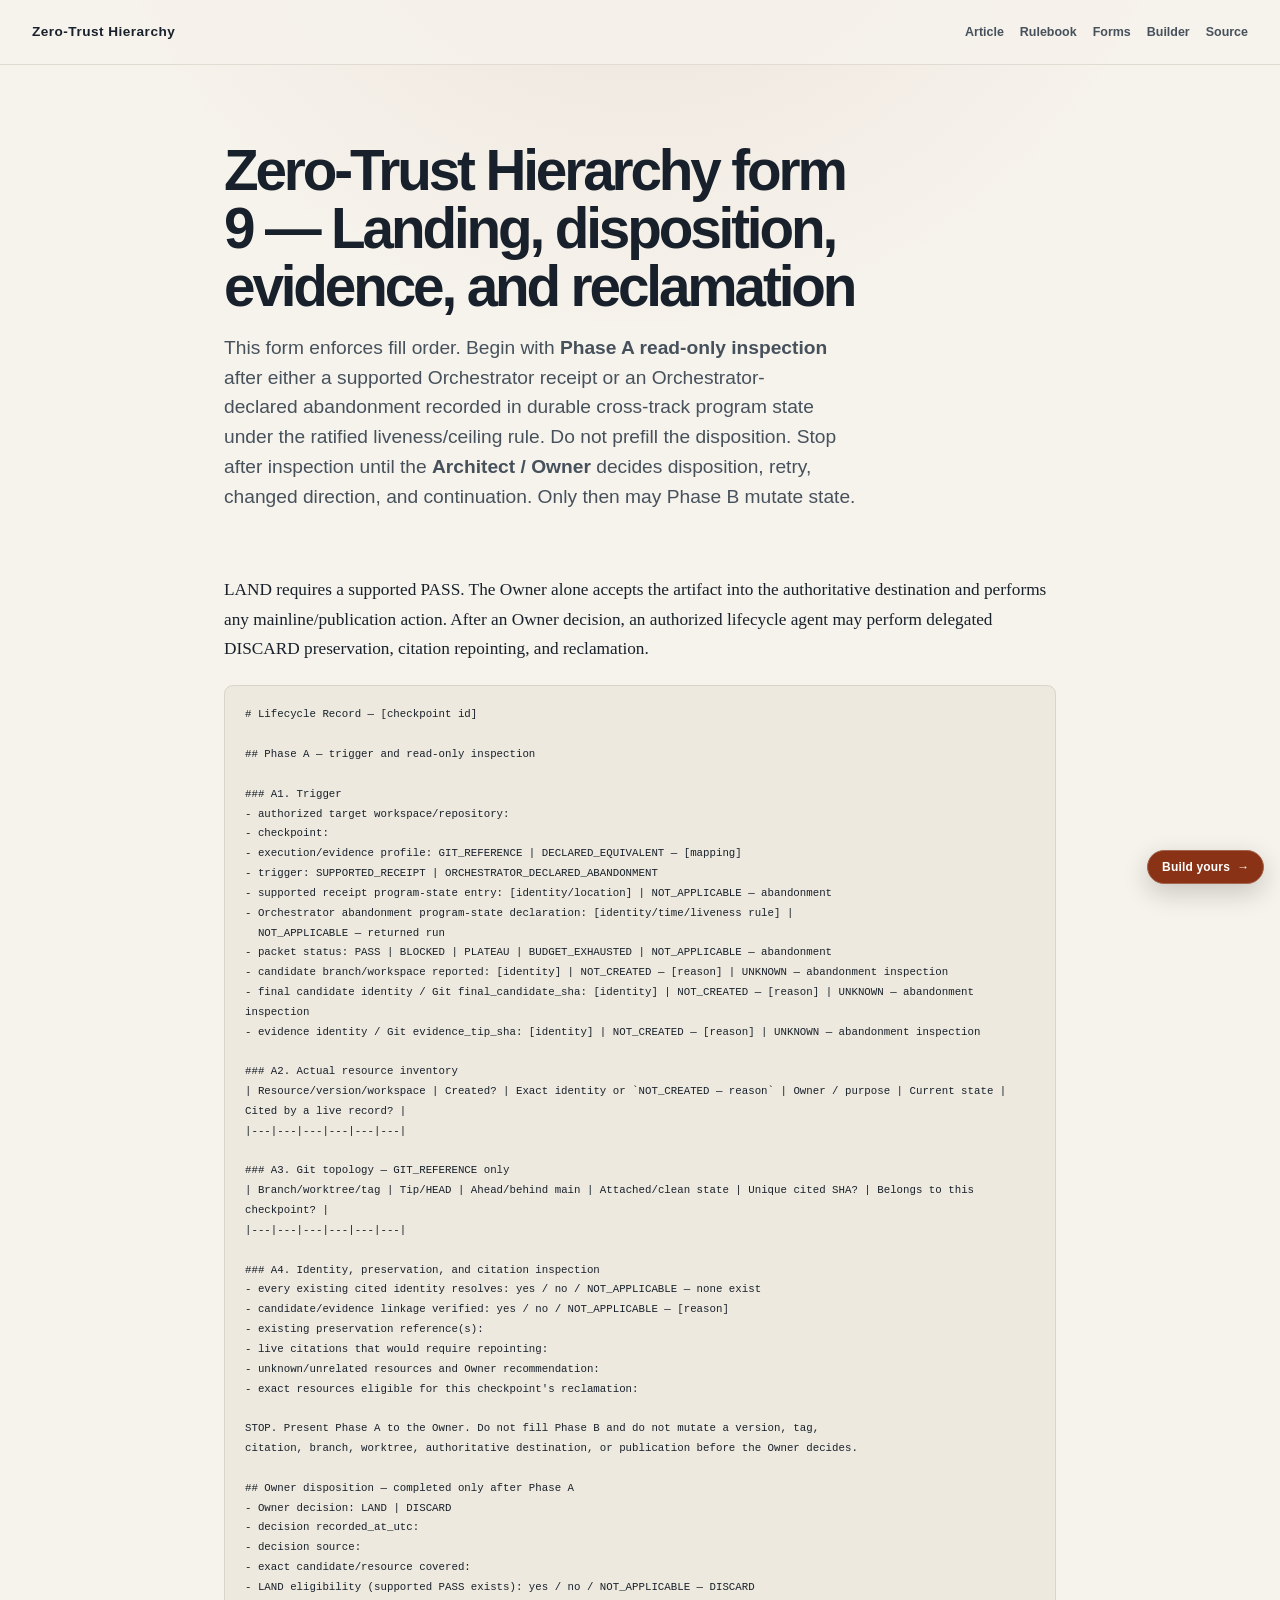
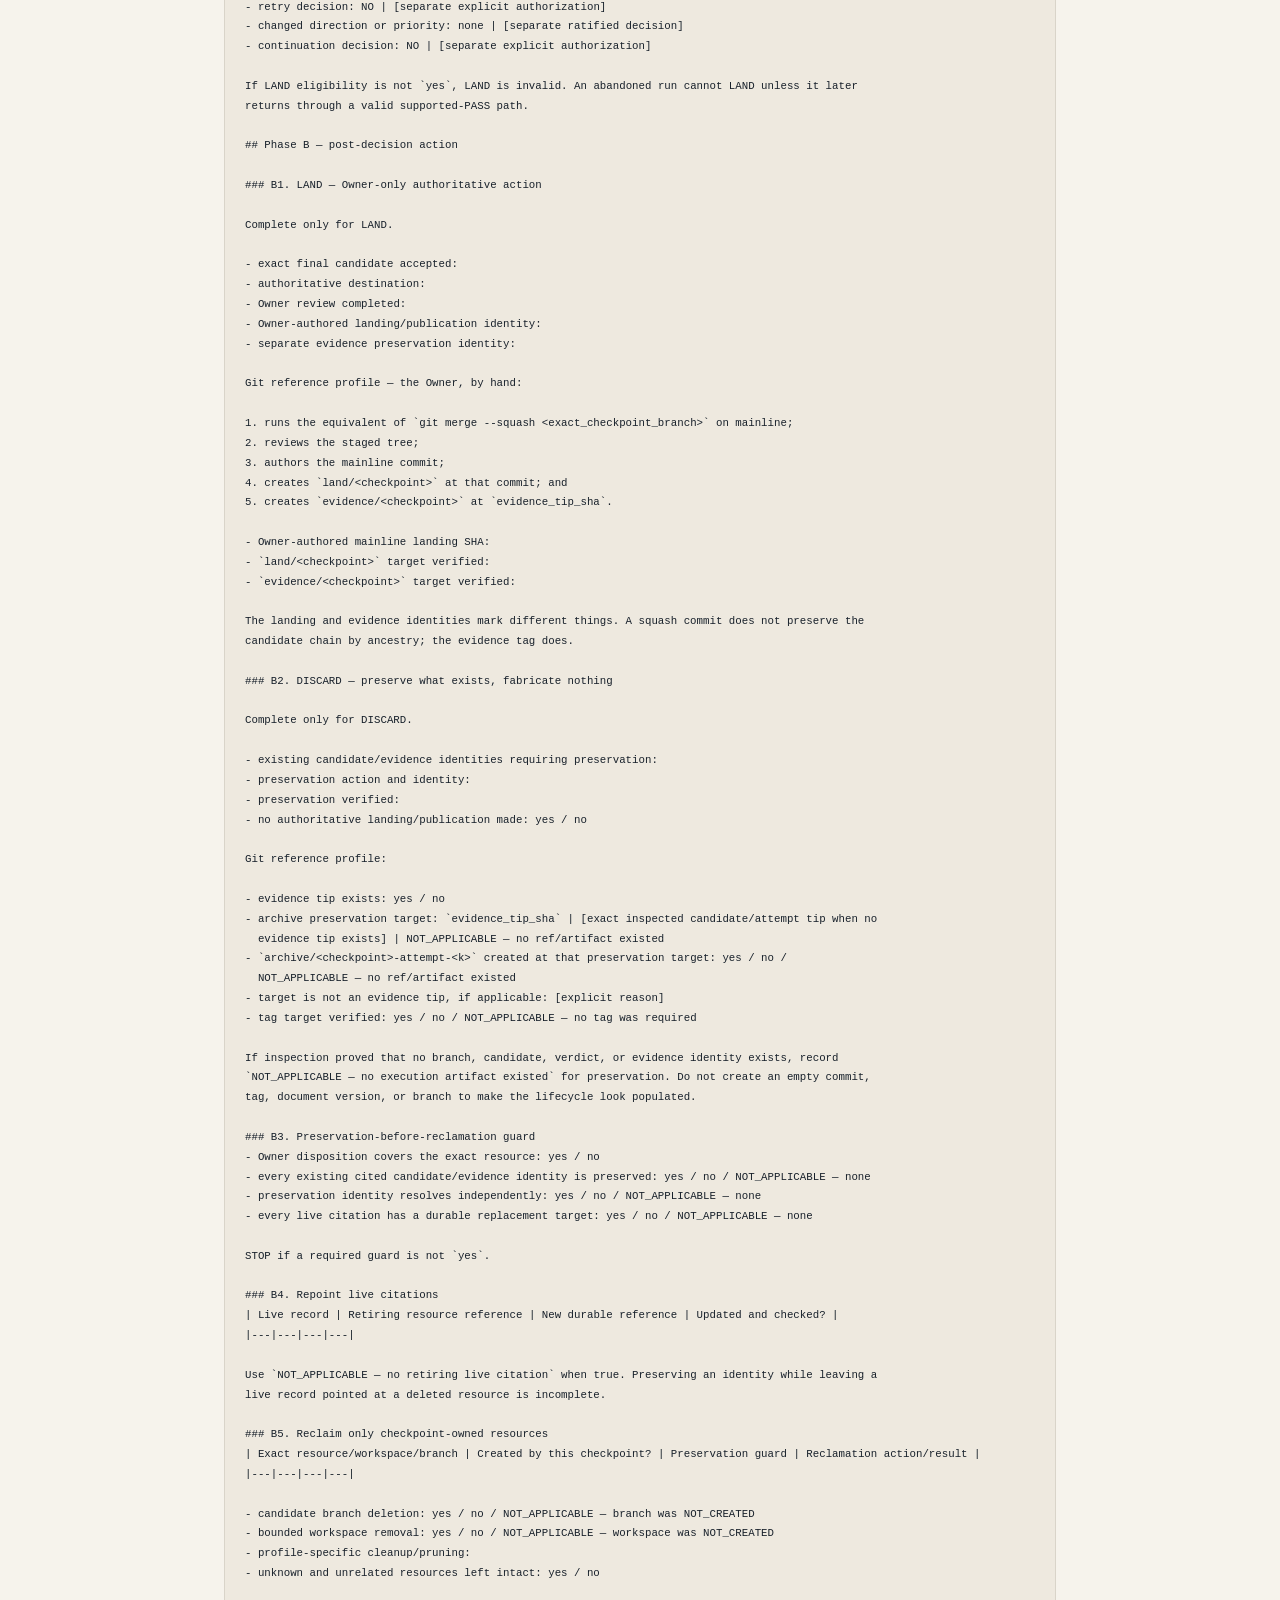
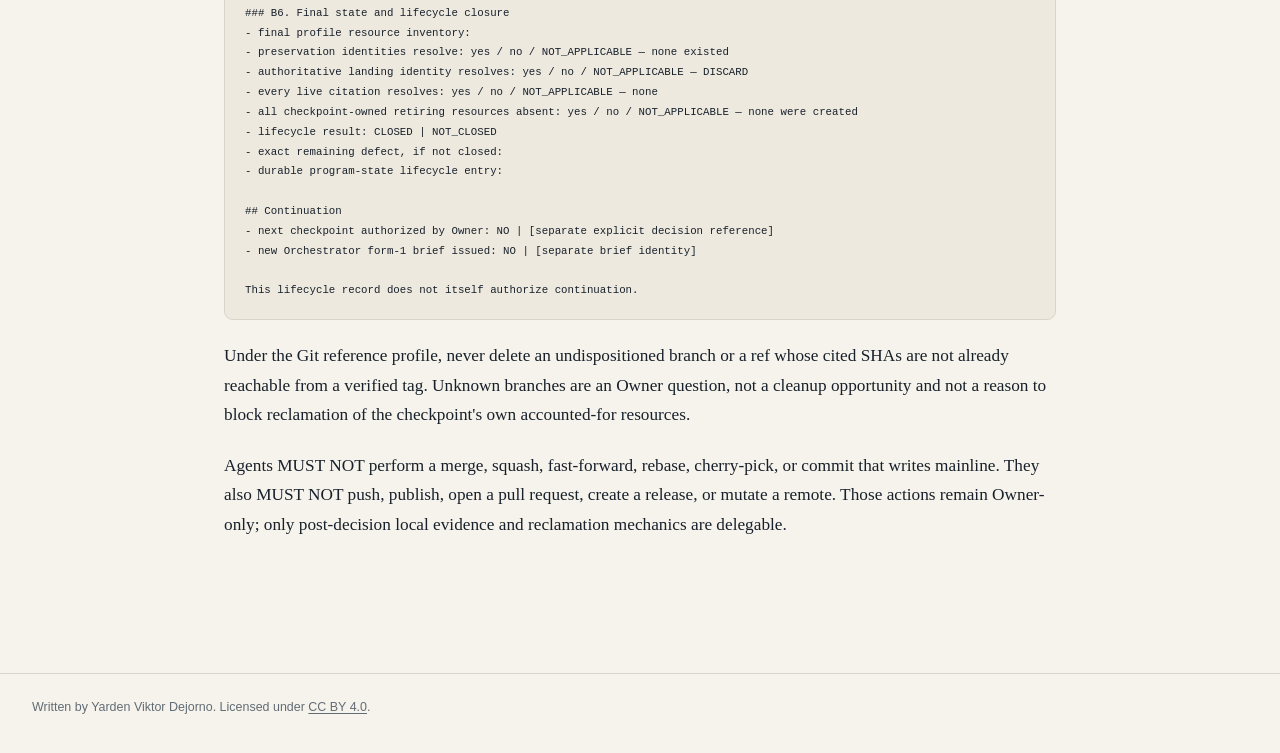
<file: forms/9-landing-disposition-evidence-reclamation.html>
<!doctype html>
<html lang="en">
<head>
  <meta charset="utf-8">
  <meta name="viewport" content="width=device-width, initial-scale=1">
  <meta http-equiv="Content-Security-Policy" content="default-src 'none'; style-src 'unsafe-inline'; img-src data:; font-src 'none'; script-src 'none'; connect-src 'none'; object-src 'none'; base-uri 'none'; form-action 'none'">
  <title>Zero-Trust Hierarchy form 9 — Landing, disposition, evidence, and reclamation</title>
  <meta name="description" content="A boundary form for Zero-Trust Hierarchy: 9-landing-disposition-evidence-reclamation.">
  <meta name="author" content="Yarden Viktor Dejorno">
  <meta name="color-scheme" content="light dark">
  <meta property="og:title" content="Zero-Trust Hierarchy form 9 — Landing, disposition, evidence, and reclamation">
  <meta property="og:description" content="A boundary form for Zero-Trust Hierarchy: 9-landing-disposition-evidence-reclamation.">
  <meta property="og:type" content="article">
  <meta property="og:url" content="https://hrsi56.github.io/Zero-Trust-Hierarchy/forms/9-landing-disposition-evidence-reclamation.html">
  <meta name="twitter:card" content="summary">
  <meta name="twitter:title" content="Zero-Trust Hierarchy form 9 — Landing, disposition, evidence, and reclamation">
  <meta name="twitter:description" content="A boundary form for Zero-Trust Hierarchy: 9-landing-disposition-evidence-reclamation.">
  <link rel="canonical" href="https://hrsi56.github.io/Zero-Trust-Hierarchy/forms/9-landing-disposition-evidence-reclamation.html">
  <link rel="icon" href="data:,">
  <style>
:root {
  color-scheme: light dark;
  --page: #f6f3ec;
  --surface: #fffdf8;
  --surface-raised: #ffffff;
  --ink: #18212b;
  --ink-soft: #46515c;
  --ink-faint: #626c75;
  --accent: #8a3216;
  --accent-soft: #f2dfd5;
  --rule: #d9d4c9;
  --code: #eee9df;
  --focus: #0b6bcb;
  --shadow: 0 1rem 3rem rgb(35 28 19 / 8%);
  --diagram-shadow: 0 .4rem 1.35rem rgb(35 28 19 / 4%);
  --measure: 44rem;
  --wide: 76rem;
  --serif: Charter, "Bitstream Charter", "Iowan Old Style", "Palatino Linotype", Palatino,
    Georgia, serif;
  --sans: Inter, ui-sans-serif, -apple-system, BlinkMacSystemFont, "Segoe UI", sans-serif;
  --mono: ui-monospace, "SFMono-Regular", Consolas, "Liberation Mono", Menlo, monospace;

  /* The committed Mermaid rendering maps its palette to these semantic variables. */
  --diagram-bg: transparent;
  --diagram-panel: #f2eee5;
  --diagram-ink: var(--ink);
  --diagram-muted: var(--ink-soft);
  --diagram-accent: var(--accent);
  --diagram-line: #7f7669;
}

@media (prefers-color-scheme: dark) {
  :root {
    --page: #101516;
    --surface: #171d1f;
    --surface-raised: #1c2325;
    --ink: #f0eee8;
    --ink-soft: #c2c8c8;
    --ink-faint: #9ea8a9;
    --accent: #ffad7a;
    --accent-soft: #422b22;
    --rule: #384143;
    --code: #20282a;
    --focus: #7fc3ff;
    --shadow: 0 1rem 3rem rgb(0 0 0 / 24%);
    --diagram-shadow: 0 .4rem 1.35rem rgb(0 0 0 / 10%);
    --diagram-bg: transparent;
    --diagram-panel: #222b2d;
    --diagram-line: #98a3a4;
  }
}

/* Stable hooks let accessibility tests force either palette without runtime JavaScript. */
html[data-theme="light"] {
  color-scheme: light;
  --page: #f6f3ec;
  --surface: #fffdf8;
  --surface-raised: #ffffff;
  --ink: #18212b;
  --ink-soft: #46515c;
  --ink-faint: #626c75;
  --accent: #8a3216;
  --accent-soft: #f2dfd5;
  --rule: #d9d4c9;
  --code: #eee9df;
  --focus: #0b6bcb;
  --shadow: 0 1rem 3rem rgb(35 28 19 / 8%);
  --diagram-shadow: 0 .4rem 1.35rem rgb(35 28 19 / 4%);
  --diagram-bg: transparent;
  --diagram-ink: var(--ink);
  --diagram-muted: var(--ink-soft);
  --diagram-accent: var(--accent);
  --diagram-panel: #f2eee5;
  --diagram-line: #7f7669;
}

html[data-theme="dark"] {
  color-scheme: dark;
  --page: #101516;
  --surface: #171d1f;
  --surface-raised: #1c2325;
  --ink: #f0eee8;
  --ink-soft: #c2c8c8;
  --ink-faint: #9ea8a9;
  --accent: #ffad7a;
  --accent-soft: #422b22;
  --rule: #384143;
  --code: #20282a;
  --focus: #7fc3ff;
  --shadow: 0 1rem 3rem rgb(0 0 0 / 24%);
  --diagram-shadow: 0 .4rem 1.35rem rgb(0 0 0 / 10%);
  --diagram-bg: transparent;
  --diagram-ink: var(--ink);
  --diagram-muted: var(--ink-soft);
  --diagram-accent: var(--accent);
  --diagram-panel: #222b2d;
  --diagram-line: #98a3a4;
}

*,
*::before,
*::after {
  box-sizing: border-box;
}

html {
  scroll-behavior: smooth;
  -webkit-text-size-adjust: 100%;
}

body {
  margin: 0;
  background: var(--page);
  background:
    radial-gradient(circle at 50% -14rem, color-mix(in srgb, var(--accent) 10%, transparent), transparent 35rem),
    var(--page);
  color: var(--ink);
  font-family: var(--serif);
  font-size: clamp(1rem, .97rem + .16vw, 1.08rem);
  line-height: 1.7;
  text-rendering: optimizeLegibility;
}

a {
  color: var(--accent);
  text-decoration-thickness: .08em;
  text-underline-offset: .17em;
}

a:hover {
  text-decoration-thickness: .14em;
}

a:focus-visible,
button:focus-visible,
[tabindex]:focus-visible {
  border-radius: .15rem;
  outline: .18rem solid var(--focus);
  outline-offset: .2rem;
}

.skip-link {
  position: fixed;
  z-index: 20;
  top: .75rem;
  left: .75rem;
  padding: .55rem .8rem;
  transform: translateY(-180%);
  border-radius: .35rem;
  background: var(--ink);
  color: var(--page);
  font: 700 .85rem/1.2 var(--sans);
}

.skip-link:focus {
  transform: none;
}

.site-header {
  border-bottom: 1px solid color-mix(in srgb, var(--rule) 72%, transparent);
  background: color-mix(in srgb, var(--page) 88%, transparent);
}

.site-header__inner,
.site-footer__inner {
  display: flex;
  width: min(calc(100% - 2rem), var(--wide));
  margin-inline: auto;
  align-items: center;
  justify-content: space-between;
  gap: 1.5rem;
}

.site-header__inner {
  min-height: 4rem;
}

.site-name {
  color: var(--ink);
  font: 750 .85rem/1.2 var(--sans);
  letter-spacing: .035em;
  text-decoration: none;
}

.site-nav {
  display: flex;
  flex-wrap: wrap;
  justify-content: flex-end;
  gap: .4rem 1rem;
  font: 650 .78rem/1.35 var(--sans);
}

.site-nav a {
  color: var(--ink-soft);
  text-decoration: none;
}

.site-nav a:hover {
  color: var(--accent);
  text-decoration: underline;
}

main {
  overflow: clip;
}

.article {
  width: min(calc(100% - 2.25rem), var(--measure));
  margin-inline: auto;
  padding: clamp(3.5rem, 8vw, 6.75rem) 0 clamp(4.5rem, 9vw, 7rem);
}

.article > h1 {
  max-width: 14ch;
  margin: 0 0 1rem;
  font-family: var(--sans);
  font-size: clamp(2.65rem, 8vw, 5.9rem);
  font-weight: 760;
  letter-spacing: -.055em;
  line-height: .96;
  text-wrap: balance;
}

.article > h1 + p {
  max-width: 35rem;
  margin: 0 0 clamp(2.25rem, 5vw, 3.75rem);
  color: var(--ink-soft);
  font-family: var(--sans);
  font-size: clamp(1.18rem, 1.02rem + .78vw, 1.58rem);
  line-height: 1.42;
  text-wrap: balance;
}

.sixty-second {
  width: min(calc(100vw - 2rem), var(--wide));
  margin: 0 0 clamp(3.5rem, 7vw, 5.5rem) 50%;
  padding: clamp(1.4rem, 3vw, 2.25rem);
  transform: translateX(-50%);
  border: 1px solid color-mix(in srgb, var(--rule) 82%, transparent);
  border-radius: .85rem;
  background:
    linear-gradient(135deg, color-mix(in srgb, var(--accent-soft) 48%, transparent), transparent 42%),
    var(--surface);
  box-shadow: var(--shadow);
}

.sixty-second h2 {
  margin: 0 0 1.35rem;
  padding: 0;
  border: 0;
  font-size: clamp(1.45rem, 1.2rem + .85vw, 2rem);
}

.sixty-second__grid {
  display: grid;
  grid-template-columns: repeat(3, minmax(0, 1fr));
  gap: 0;
}

.sixty-second__item {
  padding-inline: clamp(1rem, 2.4vw, 1.7rem);
}

.sixty-second__item:first-child {
  padding-left: 0;
}

.sixty-second__item:last-child {
  padding-right: 0;
}

.sixty-second__item + .sixty-second__item {
  border-left: 1px solid var(--rule);
}

.sixty-second h3 {
  margin: 0 0 .55rem;
  font-size: clamp(1rem, .94rem + .22vw, 1.13rem);
  letter-spacing: -.012em;
}

.sixty-second__item p {
  margin: 0;
  color: var(--ink-soft);
  font: .88rem/1.58 var(--sans);
}

.sixty-second__cta {
  display: flex;
  gap: 1.25rem;
  align-items: center;
  justify-content: space-between;
  margin-top: 1.55rem;
  padding-top: 1.3rem;
  border-top: 1px solid var(--rule);
  font-family: var(--sans);
}

.sixty-second__cta-copy {
  display: grid;
  gap: .15rem;
  max-width: 42rem;
  color: var(--ink-soft);
  font-size: .86rem;
  line-height: 1.45;
}

.sixty-second__cta-copy strong {
  color: var(--ink);
  font-size: .93rem;
}

.sixty-second__button {
  display: inline-flex;
  flex: 0 0 auto;
  gap: .45rem;
  align-items: center;
  padding: .72rem .95rem;
  border: 1px solid var(--accent);
  border-radius: 999px;
  background: var(--accent);
  color: var(--surface-raised);
  font: 750 .78rem/1 var(--sans);
  text-decoration: none;
  white-space: nowrap;
}

.sixty-second__button:hover {
  transform: translateY(-1px);
  text-decoration: none;
}

.article--reference,
.article--form,
.article--forms-index {
  width: min(calc(100% - 2.25rem), 52rem);
  padding-top: clamp(3rem, 6vw, 5rem);
}

.article--reference > h1,
.article--form > h1,
.article--forms-index > h1 {
  max-width: 24ch;
  font-size: clamp(2.15rem, 1.7rem + 2.3vw, 3.8rem);
  line-height: 1.03;
}

.article--reference > h1 + p,
.article--form > h1 + p,
.article--forms-index > h1 + p {
  max-width: 44rem;
  margin-bottom: clamp(2.5rem, 5vw, 4rem);
  font-size: clamp(1.05rem, 1rem + .3vw, 1.2rem);
  line-height: 1.55;
}

.form-index {
  display: grid;
  gap: .7rem;
  padding: 0;
  list-style: none;
  counter-reset: form;
}

.form-index li {
  counter-increment: form;
  display: grid;
  grid-template-columns: 2.25rem minmax(0, 1fr);
  gap: .8rem;
  align-items: baseline;
  margin: 0;
  padding: .9rem 0;
  border-bottom: 1px solid var(--rule);
  font-family: var(--sans);
}

.form-index li::before {
  content: counter(form, decimal-leading-zero);
  color: var(--ink-faint);
  font: 700 .74rem/1 var(--mono);
  letter-spacing: .04em;
}

h2,
h3,
h4 {
  color: var(--ink);
  font-family: var(--sans);
  line-height: 1.2;
  text-wrap: balance;
}

h2 {
  margin: clamp(3.8rem, 8vw, 6rem) 0 1.25rem;
  padding-top: .9rem;
  border-top: 1px solid var(--rule);
  font-size: clamp(1.65rem, 1.35rem + 1vw, 2.25rem);
  letter-spacing: -.035em;
}

h3 {
  margin: 2.8rem 0 .8rem;
  font-size: clamp(1.2rem, 1.1rem + .35vw, 1.45rem);
  letter-spacing: -.018em;
}

h4 {
  margin: 2rem 0 .65rem;
  font-size: 1rem;
  letter-spacing: .015em;
}

p,
ul,
ol,
blockquote,
pre,
table {
  margin-top: 0;
  margin-bottom: 1.35rem;
}

strong {
  font-weight: 700;
}

ul,
ol {
  padding-left: 1.4rem;
}

li {
  padding-left: .2rem;
}

li + li {
  margin-top: .55rem;
}

li::marker {
  color: var(--accent);
  font-family: var(--sans);
  font-weight: 750;
}

blockquote {
  margin-inline: 0;
  padding: .15rem 0 .15rem 1.25rem;
  border-left: .2rem solid var(--accent);
  color: var(--ink-soft);
  font-size: 1.06em;
}

blockquote > :last-child {
  margin-bottom: 0;
}

code,
pre,
kbd {
  font-family: var(--mono);
}

code {
  padding: .08em .3em;
  border: 1px solid color-mix(in srgb, var(--rule) 65%, transparent);
  border-radius: .25rem;
  background: var(--code);
  font-size: .84em;
  overflow-wrap: anywhere;
}

pre {
  max-width: 100%;
  padding: 1.15rem 1.25rem;
  overflow-x: auto;
  border: 1px solid var(--rule);
  border-radius: .55rem;
  background: var(--code);
  font-size: .8rem;
  line-height: 1.55;
  tab-size: 2;
  white-space: pre-wrap;
  overflow-wrap: anywhere;
}

pre code {
  padding: 0;
  border: 0;
  background: transparent;
  overflow-wrap: anywhere;
  white-space: inherit;
}

table {
  display: block;
  width: 100%;
  overflow-x: auto;
  border-collapse: collapse;
  font-family: var(--sans);
  font-size: .86rem;
  line-height: 1.5;
}

th,
td {
  min-width: 9rem;
  padding: .72rem .8rem;
  border-bottom: 1px solid var(--rule);
  text-align: left;
  vertical-align: top;
}

th {
  color: var(--ink-soft);
  font-size: .74rem;
  letter-spacing: .045em;
  text-transform: uppercase;
}

hr {
  margin: 4rem 0;
  border: 0;
  border-top: 1px solid var(--rule);
}

.hierarchy-diagram {
  width: min(calc(100vw - 2rem), var(--wide));
  margin: clamp(2.5rem, 6vw, 4rem) 0 clamp(3.5rem, 7vw, 5.25rem) 50%;
  transform: translateX(-50%);
}

.diagram-navigation {
  display: flex;
  flex-wrap: wrap;
  gap: .4rem;
  align-items: center;
  justify-content: center;
  margin: 0 0 .65rem;
  font: 650 .72rem/1.25 var(--sans);
}

.diagram-navigation a {
  padding: .35rem .6rem;
  border: 1px solid color-mix(in srgb, var(--rule) 72%, transparent);
  border-radius: 999px;
  background: var(--surface);
  color: var(--ink-soft);
  text-decoration: none;
}

.diagram-navigation a:hover {
  border-color: var(--accent);
  color: var(--accent);
}

.diagram-navigation a:focus-visible {
  outline: .18rem solid var(--focus);
  outline-offset: .15rem;
}

/* The figure never scrolls. It carries two authored layouts of the same diagram and shows
   the one the viewport can hold at legible text sizes: the landscape drawing only while it
   can stay near its native size, the portrait column everywhere below that. */
.diagram-layout {
  margin-inline: auto;
}

.diagram-layout svg {
  display: block;
  width: 100%;
  height: auto;
}

.diagram-layout--wide {
  display: none;
  max-width: var(--diagram-native-width, 73.75rem);
}

.diagram-layout--stacked {
  max-width: 26rem;
}

@media (min-width: 72rem) {
  .diagram-layout--wide {
    display: block;
  }

  .diagram-layout--stacked {
    display: none;
  }
}

.hierarchy-diagram figcaption {
  width: min(100%, var(--measure));
  margin: .8rem auto 0;
  color: var(--ink-faint);
  font: .78rem/1.5 var(--sans);
  text-align: center;
}

.site-footer {
  border-top: 1px solid var(--rule);
  color: var(--ink-faint);
  font: .78rem/1.55 var(--sans);
}

.site-footer__inner {
  align-items: flex-start;
  padding-block: 1.5rem 2.25rem;
}

.site-footer p {
  max-width: 46rem;
  margin: 0;
}

.site-footer a {
  color: inherit;
}

.builder-cta {
  position: fixed;
  z-index: 10;
  right: max(1rem, env(safe-area-inset-right));
  bottom: max(1rem, env(safe-area-inset-bottom));
  display: inline-flex;
  gap: .45rem;
  align-items: center;
  padding: .62rem .85rem;
  border: 1px solid color-mix(in srgb, var(--accent) 68%, var(--rule));
  border-radius: 999px;
  background: var(--accent);
  box-shadow: 0 .55rem 1.6rem rgb(20 14 10 / 20%);
  color: var(--surface-raised);
  font: 750 .75rem/1 var(--sans);
  letter-spacing: .015em;
  text-decoration: none;
}

.builder-cta:hover {
  transform: translateY(-1px);
  text-decoration: none;
}

/* The 60-second section carries its own Builder CTA in the same bottom-right
   corner as the floating pill, so the pill yields while that section is on
   screen. The name is declared on the section but read by the pill, which sits
   outside <main>, so `timeline-scope` hoists it to a common ancestor. This is a
   progressive enhancement: where scroll-driven timelines are unsupported the
   pill simply stays visible. Visibility keeps the hidden pill out of the tab
   order rather than leaving an invisible link focusable. */
@supports (animation-timeline: view()) and (timeline-scope: --sixty-second) {
  :root {
    timeline-scope: --sixty-second;
  }

  .sixty-second {
    view-timeline-name: --sixty-second;
  }

  .builder-cta {
    animation-name: builder-cta-yield;
    animation-fill-mode: both;
    animation-timing-function: linear;
    animation-timeline: --sixty-second;
  }

  @keyframes builder-cta-yield {
    0% {
      opacity: 1;
      visibility: visible;
    }

    6%,
    94% {
      opacity: 0;
      visibility: hidden;
    }

    100% {
      opacity: 1;
      visibility: visible;
    }
  }
}

@media (max-width: 42rem) {
  .site-header__inner,
  .site-footer__inner {
    align-items: flex-start;
    flex-direction: column;
    gap: .7rem;
    padding-block: .85rem;
  }

  .site-nav {
    justify-content: flex-start;
  }

  .article {
    width: min(calc(100% - 1.5rem), var(--measure));
    padding-top: 3.2rem;
  }

  .article--reference,
  .article--form,
  .article--forms-index {
    width: min(calc(100% - 1.5rem), 52rem);
  }

  .article > h1 {
    max-width: 11ch;
  }

  .sixty-second {
    width: calc(100vw - 1rem);
    padding: 1.15rem;
  }

  .sixty-second__grid {
    grid-template-columns: 1fr;
  }

  .sixty-second__item {
    padding: 1rem 0;
  }

  .sixty-second__item:first-child {
    padding-top: 0;
  }

  .sixty-second__item:last-child {
    padding-bottom: 0;
  }

  .sixty-second__item + .sixty-second__item {
    border-top: 1px solid var(--rule);
    border-left: 0;
  }

  .sixty-second__cta {
    align-items: stretch;
    flex-direction: column;
  }

  .sixty-second__button {
    justify-content: center;
    white-space: normal;
  }

  .article--reference > h1,
  .article--form > h1,
  .article--forms-index > h1 {
    max-width: 22ch;
    font-size: clamp(2rem, 9vw, 3rem);
  }

  .hierarchy-diagram {
    width: calc(100vw - .75rem);
  }

  .diagram-navigation {
    gap: .3rem;
    padding-inline: .25rem;
  }

  .diagram-navigation a {
    flex: 1 1 8rem;
    padding-inline: .45rem;
    text-align: center;
  }

  .hierarchy-diagram figcaption {
    padding-inline: .75rem;
  }

  .builder-cta {
    right: max(.65rem, env(safe-area-inset-right));
    bottom: max(.65rem, env(safe-area-inset-bottom));
    padding: .58rem .75rem;
  }
}

@media (prefers-reduced-motion: reduce) {
  html {
    scroll-behavior: auto;
  }
}

@media print {
  :root,
  html[data-theme="light"],
  html[data-theme="dark"] {
    color-scheme: light;
    --page: #ffffff;
    --surface: #ffffff;
    --surface-raised: #ffffff;
    --ink: #000000;
    --ink-soft: #222222;
    --ink-faint: #444444;
    --accent: #5f210d;
    --rule: #bbbbbb;
    --code: #f4f4f4;
    --shadow: none;
    --diagram-shadow: none;
    --diagram-bg: transparent;
    --diagram-panel: #f2f2f2;
    --diagram-ink: #000000;
    --diagram-muted: #222222;
    --diagram-accent: #5f210d;
    --diagram-line: #555555;
  }

  body {
    background: #ffffff;
  }

  .site-header,
  .skip-link,
  .diagram-navigation,
  .builder-cta {
    display: none;
  }

  .article {
    width: 100%;
    padding: 0;
  }

  .hierarchy-diagram {
    width: 100%;
    margin-inline: 0;
    transform: none;
    break-inside: avoid;
  }

  /* Paper is wide enough for the landscape drawing and never long enough for the column. */
  .diagram-layout--wide {
    display: block;
    max-width: 100%;
  }

  .diagram-layout--stacked {
    display: none;
  }

  a {
    color: inherit;
  }
}
  </style>
</head>
<body>
  <a class="skip-link" href="#main-content">Skip to the main content</a>
  <header class="site-header">
    <div class="site-header__inner">
      <a class="site-name" href="../index.html">Zero-Trust Hierarchy</a>
      <nav class="site-nav" aria-label="Publication">
        <a href="../index.html">Article</a>
        <a href="../RULEBOOK.html">Rulebook</a>
        <a href="index.html" aria-current="page">Forms</a>
        <a href="../builder/index.html">Builder</a>
        <a rel="external noopener noreferrer" href="https://github.com/hrsi56/Zero-Trust-Hierarchy">Source</a>
      </nav>
    </div>
  </header>
  <main id="main-content">
    <article class="article article--form">
<h1 id="zero-trust-hierarchy-form-9--landing-disposition-evidence-and-reclamation">Zero-Trust Hierarchy form 9 — Landing, disposition, evidence, and reclamation</h1>
<p>This form enforces fill order. Begin with <strong>Phase A read-only inspection</strong> after either a supported Orchestrator receipt or an Orchestrator-declared abandonment recorded in durable cross-track program state under the ratified liveness/ceiling rule. Do not prefill the disposition. Stop after inspection until the <strong>Architect / Owner</strong> decides disposition, retry, changed direction, and continuation. Only then may Phase B mutate state.</p>
<p>LAND requires a supported PASS. The Owner alone accepts the artifact into the authoritative destination and performs any mainline/publication action. After an Owner decision, an authorized lifecycle agent may perform delegated DISCARD preservation, citation repointing, and reclamation.</p>
<div class="sourceCode" id="cb1"><pre class="sourceCode markdown"><code class="sourceCode markdown"><span id="cb1-1"><a href="#cb1-1" aria-hidden="true" tabindex="-1"></a><span class="fu"># Lifecycle Record — [checkpoint id]</span></span>
<span id="cb1-2"><a href="#cb1-2" aria-hidden="true" tabindex="-1"></a></span>
<span id="cb1-3"><a href="#cb1-3" aria-hidden="true" tabindex="-1"></a><span class="fu">## Phase A — trigger and read-only inspection</span></span>
<span id="cb1-4"><a href="#cb1-4" aria-hidden="true" tabindex="-1"></a></span>
<span id="cb1-5"><a href="#cb1-5" aria-hidden="true" tabindex="-1"></a><span class="fu">### A1. Trigger</span></span>
<span id="cb1-6"><a href="#cb1-6" aria-hidden="true" tabindex="-1"></a><span class="ss">- </span>authorized target workspace/repository:</span>
<span id="cb1-7"><a href="#cb1-7" aria-hidden="true" tabindex="-1"></a><span class="ss">- </span>checkpoint:</span>
<span id="cb1-8"><a href="#cb1-8" aria-hidden="true" tabindex="-1"></a><span class="ss">- </span>execution/evidence profile: GIT_REFERENCE | DECLARED_EQUIVALENT — <span class="co">[</span><span class="ot">mapping</span><span class="co">]</span></span>
<span id="cb1-9"><a href="#cb1-9" aria-hidden="true" tabindex="-1"></a><span class="ss">- </span>trigger: SUPPORTED_RECEIPT | ORCHESTRATOR_DECLARED_ABANDONMENT</span>
<span id="cb1-10"><a href="#cb1-10" aria-hidden="true" tabindex="-1"></a><span class="ss">- </span>supported receipt program-state entry: <span class="co">[</span><span class="ot">identity/location</span><span class="co">]</span> | NOT_APPLICABLE — abandonment</span>
<span id="cb1-11"><a href="#cb1-11" aria-hidden="true" tabindex="-1"></a><span class="ss">- </span>Orchestrator abandonment program-state declaration: <span class="co">[</span><span class="ot">identity/time/liveness rule</span><span class="co">]</span> |</span>
<span id="cb1-12"><a href="#cb1-12" aria-hidden="true" tabindex="-1"></a>  NOT_APPLICABLE — returned run</span>
<span id="cb1-13"><a href="#cb1-13" aria-hidden="true" tabindex="-1"></a><span class="ss">- </span>packet status: PASS | BLOCKED | PLATEAU | BUDGET_EXHAUSTED | NOT_APPLICABLE — abandonment</span>
<span id="cb1-14"><a href="#cb1-14" aria-hidden="true" tabindex="-1"></a><span class="ss">- </span>candidate branch/workspace reported: <span class="co">[</span><span class="ot">identity</span><span class="co">]</span> | NOT_CREATED — <span class="co">[</span><span class="ot">reason</span><span class="co">]</span> | UNKNOWN — abandonment inspection</span>
<span id="cb1-15"><a href="#cb1-15" aria-hidden="true" tabindex="-1"></a><span class="ss">- </span>final candidate identity / Git final_candidate_sha: <span class="co">[</span><span class="ot">identity</span><span class="co">]</span> | NOT_CREATED — <span class="co">[</span><span class="ot">reason</span><span class="co">]</span> | UNKNOWN — abandonment inspection</span>
<span id="cb1-16"><a href="#cb1-16" aria-hidden="true" tabindex="-1"></a><span class="ss">- </span>evidence identity / Git evidence_tip_sha: <span class="co">[</span><span class="ot">identity</span><span class="co">]</span> | NOT_CREATED — <span class="co">[</span><span class="ot">reason</span><span class="co">]</span> | UNKNOWN — abandonment inspection</span>
<span id="cb1-17"><a href="#cb1-17" aria-hidden="true" tabindex="-1"></a></span>
<span id="cb1-18"><a href="#cb1-18" aria-hidden="true" tabindex="-1"></a><span class="fu">### A2. Actual resource inventory</span></span>
<span id="cb1-19"><a href="#cb1-19" aria-hidden="true" tabindex="-1"></a><span class="pp">|</span> Resource/version/workspace <span class="pp">|</span> Created? <span class="pp">|</span> Exact identity or <span class="in">`NOT_CREATED — reason`</span> <span class="pp">|</span> Owner / purpose <span class="pp">|</span> Current state <span class="pp">|</span> Cited by a live record? <span class="pp">|</span></span>
<span id="cb1-20"><a href="#cb1-20" aria-hidden="true" tabindex="-1"></a><span class="pp">|---|---|---|---|---|---|</span></span>
<span id="cb1-21"><a href="#cb1-21" aria-hidden="true" tabindex="-1"></a></span>
<span id="cb1-22"><a href="#cb1-22" aria-hidden="true" tabindex="-1"></a><span class="fu">### A3. Git topology — GIT_REFERENCE only</span></span>
<span id="cb1-23"><a href="#cb1-23" aria-hidden="true" tabindex="-1"></a><span class="pp">|</span> Branch/worktree/tag <span class="pp">|</span> Tip/HEAD <span class="pp">|</span> Ahead/behind main <span class="pp">|</span> Attached/clean state <span class="pp">|</span> Unique cited SHA? <span class="pp">|</span> Belongs to this checkpoint? <span class="pp">|</span></span>
<span id="cb1-24"><a href="#cb1-24" aria-hidden="true" tabindex="-1"></a><span class="pp">|---|---|---|---|---|---|</span></span>
<span id="cb1-25"><a href="#cb1-25" aria-hidden="true" tabindex="-1"></a></span>
<span id="cb1-26"><a href="#cb1-26" aria-hidden="true" tabindex="-1"></a><span class="fu">### A4. Identity, preservation, and citation inspection</span></span>
<span id="cb1-27"><a href="#cb1-27" aria-hidden="true" tabindex="-1"></a><span class="ss">- </span>every existing cited identity resolves: yes / no / NOT_APPLICABLE — none exist</span>
<span id="cb1-28"><a href="#cb1-28" aria-hidden="true" tabindex="-1"></a><span class="ss">- </span>candidate/evidence linkage verified: yes / no / NOT_APPLICABLE — <span class="co">[</span><span class="ot">reason</span><span class="co">]</span></span>
<span id="cb1-29"><a href="#cb1-29" aria-hidden="true" tabindex="-1"></a><span class="ss">- </span>existing preservation reference(s):</span>
<span id="cb1-30"><a href="#cb1-30" aria-hidden="true" tabindex="-1"></a><span class="ss">- </span>live citations that would require repointing:</span>
<span id="cb1-31"><a href="#cb1-31" aria-hidden="true" tabindex="-1"></a><span class="ss">- </span>unknown/unrelated resources and Owner recommendation:</span>
<span id="cb1-32"><a href="#cb1-32" aria-hidden="true" tabindex="-1"></a><span class="ss">- </span>exact resources eligible for this checkpoint&#39;s reclamation:</span>
<span id="cb1-33"><a href="#cb1-33" aria-hidden="true" tabindex="-1"></a></span>
<span id="cb1-34"><a href="#cb1-34" aria-hidden="true" tabindex="-1"></a>STOP. Present Phase A to the Owner. Do not fill Phase B and do not mutate a version, tag,</span>
<span id="cb1-35"><a href="#cb1-35" aria-hidden="true" tabindex="-1"></a>citation, branch, worktree, authoritative destination, or publication before the Owner decides.</span>
<span id="cb1-36"><a href="#cb1-36" aria-hidden="true" tabindex="-1"></a></span>
<span id="cb1-37"><a href="#cb1-37" aria-hidden="true" tabindex="-1"></a><span class="fu">## Owner disposition — completed only after Phase A</span></span>
<span id="cb1-38"><a href="#cb1-38" aria-hidden="true" tabindex="-1"></a><span class="ss">- </span>Owner decision: LAND | DISCARD</span>
<span id="cb1-39"><a href="#cb1-39" aria-hidden="true" tabindex="-1"></a><span class="ss">- </span>decision recorded_at_utc:</span>
<span id="cb1-40"><a href="#cb1-40" aria-hidden="true" tabindex="-1"></a><span class="ss">- </span>decision source:</span>
<span id="cb1-41"><a href="#cb1-41" aria-hidden="true" tabindex="-1"></a><span class="ss">- </span>exact candidate/resource covered:</span>
<span id="cb1-42"><a href="#cb1-42" aria-hidden="true" tabindex="-1"></a><span class="ss">- </span>LAND eligibility (supported PASS exists): yes / no / NOT_APPLICABLE — DISCARD</span>
<span id="cb1-43"><a href="#cb1-43" aria-hidden="true" tabindex="-1"></a><span class="ss">- </span>retry decision: NO | <span class="co">[</span><span class="ot">separate explicit authorization</span><span class="co">]</span></span>
<span id="cb1-44"><a href="#cb1-44" aria-hidden="true" tabindex="-1"></a><span class="ss">- </span>changed direction or priority: none | <span class="co">[</span><span class="ot">separate ratified decision</span><span class="co">]</span></span>
<span id="cb1-45"><a href="#cb1-45" aria-hidden="true" tabindex="-1"></a><span class="ss">- </span>continuation decision: NO | <span class="co">[</span><span class="ot">separate explicit authorization</span><span class="co">]</span></span>
<span id="cb1-46"><a href="#cb1-46" aria-hidden="true" tabindex="-1"></a></span>
<span id="cb1-47"><a href="#cb1-47" aria-hidden="true" tabindex="-1"></a>If LAND eligibility is not <span class="in">`yes`</span>, LAND is invalid. An abandoned run cannot LAND unless it later</span>
<span id="cb1-48"><a href="#cb1-48" aria-hidden="true" tabindex="-1"></a>returns through a valid supported-PASS path.</span>
<span id="cb1-49"><a href="#cb1-49" aria-hidden="true" tabindex="-1"></a></span>
<span id="cb1-50"><a href="#cb1-50" aria-hidden="true" tabindex="-1"></a><span class="fu">## Phase B — post-decision action</span></span>
<span id="cb1-51"><a href="#cb1-51" aria-hidden="true" tabindex="-1"></a></span>
<span id="cb1-52"><a href="#cb1-52" aria-hidden="true" tabindex="-1"></a><span class="fu">### B1. LAND — Owner-only authoritative action</span></span>
<span id="cb1-53"><a href="#cb1-53" aria-hidden="true" tabindex="-1"></a></span>
<span id="cb1-54"><a href="#cb1-54" aria-hidden="true" tabindex="-1"></a>Complete only for LAND.</span>
<span id="cb1-55"><a href="#cb1-55" aria-hidden="true" tabindex="-1"></a></span>
<span id="cb1-56"><a href="#cb1-56" aria-hidden="true" tabindex="-1"></a><span class="ss">- </span>exact final candidate accepted:</span>
<span id="cb1-57"><a href="#cb1-57" aria-hidden="true" tabindex="-1"></a><span class="ss">- </span>authoritative destination:</span>
<span id="cb1-58"><a href="#cb1-58" aria-hidden="true" tabindex="-1"></a><span class="ss">- </span>Owner review completed:</span>
<span id="cb1-59"><a href="#cb1-59" aria-hidden="true" tabindex="-1"></a><span class="ss">- </span>Owner-authored landing/publication identity:</span>
<span id="cb1-60"><a href="#cb1-60" aria-hidden="true" tabindex="-1"></a><span class="ss">- </span>separate evidence preservation identity:</span>
<span id="cb1-61"><a href="#cb1-61" aria-hidden="true" tabindex="-1"></a></span>
<span id="cb1-62"><a href="#cb1-62" aria-hidden="true" tabindex="-1"></a>Git reference profile — the Owner, by hand:</span>
<span id="cb1-63"><a href="#cb1-63" aria-hidden="true" tabindex="-1"></a></span>
<span id="cb1-64"><a href="#cb1-64" aria-hidden="true" tabindex="-1"></a><span class="ss">1. </span>runs the equivalent of <span class="in">`git merge --squash &lt;exact_checkpoint_branch&gt;`</span> on mainline;</span>
<span id="cb1-65"><a href="#cb1-65" aria-hidden="true" tabindex="-1"></a><span class="ss">2. </span>reviews the staged tree;</span>
<span id="cb1-66"><a href="#cb1-66" aria-hidden="true" tabindex="-1"></a><span class="ss">3. </span>authors the mainline commit;</span>
<span id="cb1-67"><a href="#cb1-67" aria-hidden="true" tabindex="-1"></a><span class="ss">4. </span>creates <span class="in">`land/&lt;checkpoint&gt;`</span> at that commit; and</span>
<span id="cb1-68"><a href="#cb1-68" aria-hidden="true" tabindex="-1"></a><span class="ss">5. </span>creates <span class="in">`evidence/&lt;checkpoint&gt;`</span> at <span class="in">`evidence_tip_sha`</span>.</span>
<span id="cb1-69"><a href="#cb1-69" aria-hidden="true" tabindex="-1"></a></span>
<span id="cb1-70"><a href="#cb1-70" aria-hidden="true" tabindex="-1"></a><span class="ss">- </span>Owner-authored mainline landing SHA:</span>
<span id="cb1-71"><a href="#cb1-71" aria-hidden="true" tabindex="-1"></a><span class="ss">- </span><span class="in">`land/&lt;checkpoint&gt;`</span> target verified:</span>
<span id="cb1-72"><a href="#cb1-72" aria-hidden="true" tabindex="-1"></a><span class="ss">- </span><span class="in">`evidence/&lt;checkpoint&gt;`</span> target verified:</span>
<span id="cb1-73"><a href="#cb1-73" aria-hidden="true" tabindex="-1"></a></span>
<span id="cb1-74"><a href="#cb1-74" aria-hidden="true" tabindex="-1"></a>The landing and evidence identities mark different things. A squash commit does not preserve the</span>
<span id="cb1-75"><a href="#cb1-75" aria-hidden="true" tabindex="-1"></a>candidate chain by ancestry; the evidence tag does.</span>
<span id="cb1-76"><a href="#cb1-76" aria-hidden="true" tabindex="-1"></a></span>
<span id="cb1-77"><a href="#cb1-77" aria-hidden="true" tabindex="-1"></a><span class="fu">### B2. DISCARD — preserve what exists, fabricate nothing</span></span>
<span id="cb1-78"><a href="#cb1-78" aria-hidden="true" tabindex="-1"></a></span>
<span id="cb1-79"><a href="#cb1-79" aria-hidden="true" tabindex="-1"></a>Complete only for DISCARD.</span>
<span id="cb1-80"><a href="#cb1-80" aria-hidden="true" tabindex="-1"></a></span>
<span id="cb1-81"><a href="#cb1-81" aria-hidden="true" tabindex="-1"></a><span class="ss">- </span>existing candidate/evidence identities requiring preservation:</span>
<span id="cb1-82"><a href="#cb1-82" aria-hidden="true" tabindex="-1"></a><span class="ss">- </span>preservation action and identity:</span>
<span id="cb1-83"><a href="#cb1-83" aria-hidden="true" tabindex="-1"></a><span class="ss">- </span>preservation verified:</span>
<span id="cb1-84"><a href="#cb1-84" aria-hidden="true" tabindex="-1"></a><span class="ss">- </span>no authoritative landing/publication made: yes / no</span>
<span id="cb1-85"><a href="#cb1-85" aria-hidden="true" tabindex="-1"></a></span>
<span id="cb1-86"><a href="#cb1-86" aria-hidden="true" tabindex="-1"></a>Git reference profile:</span>
<span id="cb1-87"><a href="#cb1-87" aria-hidden="true" tabindex="-1"></a></span>
<span id="cb1-88"><a href="#cb1-88" aria-hidden="true" tabindex="-1"></a><span class="ss">- </span>evidence tip exists: yes / no</span>
<span id="cb1-89"><a href="#cb1-89" aria-hidden="true" tabindex="-1"></a><span class="ss">- </span>archive preservation target: <span class="in">`evidence_tip_sha`</span> | [exact inspected candidate/attempt tip when no</span>
<span id="cb1-90"><a href="#cb1-90" aria-hidden="true" tabindex="-1"></a>  evidence tip exists] | NOT_APPLICABLE — no ref/artifact existed</span>
<span id="cb1-91"><a href="#cb1-91" aria-hidden="true" tabindex="-1"></a><span class="ss">- </span><span class="in">`archive/&lt;checkpoint&gt;-attempt-&lt;k&gt;`</span> created at that preservation target: yes / no /</span>
<span id="cb1-92"><a href="#cb1-92" aria-hidden="true" tabindex="-1"></a>  NOT_APPLICABLE — no ref/artifact existed</span>
<span id="cb1-93"><a href="#cb1-93" aria-hidden="true" tabindex="-1"></a><span class="ss">- </span>target is not an evidence tip, if applicable: <span class="co">[</span><span class="ot">explicit reason</span><span class="co">]</span></span>
<span id="cb1-94"><a href="#cb1-94" aria-hidden="true" tabindex="-1"></a><span class="ss">- </span>tag target verified: yes / no / NOT_APPLICABLE — no tag was required</span>
<span id="cb1-95"><a href="#cb1-95" aria-hidden="true" tabindex="-1"></a></span>
<span id="cb1-96"><a href="#cb1-96" aria-hidden="true" tabindex="-1"></a>If inspection proved that no branch, candidate, verdict, or evidence identity exists, record</span>
<span id="cb1-97"><a href="#cb1-97" aria-hidden="true" tabindex="-1"></a><span class="in">`NOT_APPLICABLE — no execution artifact existed`</span> for preservation. Do not create an empty commit,</span>
<span id="cb1-98"><a href="#cb1-98" aria-hidden="true" tabindex="-1"></a>tag, document version, or branch to make the lifecycle look populated.</span>
<span id="cb1-99"><a href="#cb1-99" aria-hidden="true" tabindex="-1"></a></span>
<span id="cb1-100"><a href="#cb1-100" aria-hidden="true" tabindex="-1"></a><span class="fu">### B3. Preservation-before-reclamation guard</span></span>
<span id="cb1-101"><a href="#cb1-101" aria-hidden="true" tabindex="-1"></a><span class="ss">- </span>Owner disposition covers the exact resource: yes / no</span>
<span id="cb1-102"><a href="#cb1-102" aria-hidden="true" tabindex="-1"></a><span class="ss">- </span>every existing cited candidate/evidence identity is preserved: yes / no / NOT_APPLICABLE — none</span>
<span id="cb1-103"><a href="#cb1-103" aria-hidden="true" tabindex="-1"></a><span class="ss">- </span>preservation identity resolves independently: yes / no / NOT_APPLICABLE — none</span>
<span id="cb1-104"><a href="#cb1-104" aria-hidden="true" tabindex="-1"></a><span class="ss">- </span>every live citation has a durable replacement target: yes / no / NOT_APPLICABLE — none</span>
<span id="cb1-105"><a href="#cb1-105" aria-hidden="true" tabindex="-1"></a></span>
<span id="cb1-106"><a href="#cb1-106" aria-hidden="true" tabindex="-1"></a>STOP if a required guard is not <span class="in">`yes`</span>.</span>
<span id="cb1-107"><a href="#cb1-107" aria-hidden="true" tabindex="-1"></a></span>
<span id="cb1-108"><a href="#cb1-108" aria-hidden="true" tabindex="-1"></a><span class="fu">### B4. Repoint live citations</span></span>
<span id="cb1-109"><a href="#cb1-109" aria-hidden="true" tabindex="-1"></a><span class="pp">|</span> Live record <span class="pp">|</span> Retiring resource reference <span class="pp">|</span> New durable reference <span class="pp">|</span> Updated and checked? <span class="pp">|</span></span>
<span id="cb1-110"><a href="#cb1-110" aria-hidden="true" tabindex="-1"></a><span class="pp">|---|---|---|---|</span></span>
<span id="cb1-111"><a href="#cb1-111" aria-hidden="true" tabindex="-1"></a></span>
<span id="cb1-112"><a href="#cb1-112" aria-hidden="true" tabindex="-1"></a>Use <span class="in">`NOT_APPLICABLE — no retiring live citation`</span> when true. Preserving an identity while leaving a</span>
<span id="cb1-113"><a href="#cb1-113" aria-hidden="true" tabindex="-1"></a>live record pointed at a deleted resource is incomplete.</span>
<span id="cb1-114"><a href="#cb1-114" aria-hidden="true" tabindex="-1"></a></span>
<span id="cb1-115"><a href="#cb1-115" aria-hidden="true" tabindex="-1"></a><span class="fu">### B5. Reclaim only checkpoint-owned resources</span></span>
<span id="cb1-116"><a href="#cb1-116" aria-hidden="true" tabindex="-1"></a><span class="pp">|</span> Exact resource/workspace/branch <span class="pp">|</span> Created by this checkpoint? <span class="pp">|</span> Preservation guard <span class="pp">|</span> Reclamation action/result <span class="pp">|</span></span>
<span id="cb1-117"><a href="#cb1-117" aria-hidden="true" tabindex="-1"></a><span class="pp">|---|---|---|---|</span></span>
<span id="cb1-118"><a href="#cb1-118" aria-hidden="true" tabindex="-1"></a></span>
<span id="cb1-119"><a href="#cb1-119" aria-hidden="true" tabindex="-1"></a><span class="ss">- </span>candidate branch deletion: yes / no / NOT_APPLICABLE — branch was NOT_CREATED</span>
<span id="cb1-120"><a href="#cb1-120" aria-hidden="true" tabindex="-1"></a><span class="ss">- </span>bounded workspace removal: yes / no / NOT_APPLICABLE — workspace was NOT_CREATED</span>
<span id="cb1-121"><a href="#cb1-121" aria-hidden="true" tabindex="-1"></a><span class="ss">- </span>profile-specific cleanup/pruning:</span>
<span id="cb1-122"><a href="#cb1-122" aria-hidden="true" tabindex="-1"></a><span class="ss">- </span>unknown and unrelated resources left intact: yes / no</span>
<span id="cb1-123"><a href="#cb1-123" aria-hidden="true" tabindex="-1"></a></span>
<span id="cb1-124"><a href="#cb1-124" aria-hidden="true" tabindex="-1"></a><span class="fu">### B6. Final state and lifecycle closure</span></span>
<span id="cb1-125"><a href="#cb1-125" aria-hidden="true" tabindex="-1"></a><span class="ss">- </span>final profile resource inventory:</span>
<span id="cb1-126"><a href="#cb1-126" aria-hidden="true" tabindex="-1"></a><span class="ss">- </span>preservation identities resolve: yes / no / NOT_APPLICABLE — none existed</span>
<span id="cb1-127"><a href="#cb1-127" aria-hidden="true" tabindex="-1"></a><span class="ss">- </span>authoritative landing identity resolves: yes / no / NOT_APPLICABLE — DISCARD</span>
<span id="cb1-128"><a href="#cb1-128" aria-hidden="true" tabindex="-1"></a><span class="ss">- </span>every live citation resolves: yes / no / NOT_APPLICABLE — none</span>
<span id="cb1-129"><a href="#cb1-129" aria-hidden="true" tabindex="-1"></a><span class="ss">- </span>all checkpoint-owned retiring resources absent: yes / no / NOT_APPLICABLE — none were created</span>
<span id="cb1-130"><a href="#cb1-130" aria-hidden="true" tabindex="-1"></a><span class="ss">- </span>lifecycle result: CLOSED | NOT_CLOSED</span>
<span id="cb1-131"><a href="#cb1-131" aria-hidden="true" tabindex="-1"></a><span class="ss">- </span>exact remaining defect, if not closed:</span>
<span id="cb1-132"><a href="#cb1-132" aria-hidden="true" tabindex="-1"></a><span class="ss">- </span>durable program-state lifecycle entry:</span>
<span id="cb1-133"><a href="#cb1-133" aria-hidden="true" tabindex="-1"></a></span>
<span id="cb1-134"><a href="#cb1-134" aria-hidden="true" tabindex="-1"></a><span class="fu">## Continuation</span></span>
<span id="cb1-135"><a href="#cb1-135" aria-hidden="true" tabindex="-1"></a><span class="ss">- </span>next checkpoint authorized by Owner: NO | <span class="co">[</span><span class="ot">separate explicit decision reference</span><span class="co">]</span></span>
<span id="cb1-136"><a href="#cb1-136" aria-hidden="true" tabindex="-1"></a><span class="ss">- </span>new Orchestrator form-1 brief issued: NO | <span class="co">[</span><span class="ot">separate brief identity</span><span class="co">]</span></span>
<span id="cb1-137"><a href="#cb1-137" aria-hidden="true" tabindex="-1"></a></span>
<span id="cb1-138"><a href="#cb1-138" aria-hidden="true" tabindex="-1"></a>This lifecycle record does not itself authorize continuation.</span></code></pre></div>
<p>Under the Git reference profile, never delete an undispositioned branch or a ref whose cited SHAs are not already reachable from a verified tag. Unknown branches are an Owner question, not a cleanup opportunity and not a reason to block reclamation of the checkpoint's own accounted-for resources.</p>
<p>Agents MUST NOT perform a merge, squash, fast-forward, rebase, cherry-pick, or commit that writes mainline. They also MUST NOT push, publish, open a pull request, create a release, or mutate a remote. Those actions remain Owner-only; only post-decision local evidence and reclamation mechanics are delegable.</p>
    </article>
  </main>
  <a class="builder-cta" href="../builder/index.html" aria-label="Open Gauntlet Builder">Build yours <span aria-hidden="true">→</span></a>
  <footer class="site-footer">
    <div class="site-footer__inner">
      <p>Written by Yarden Viktor Dejorno. Licensed under <a href="../LICENSE">CC BY 4.0</a>.</p>
    </div>
  </footer>
</body>
</html>
</file>
